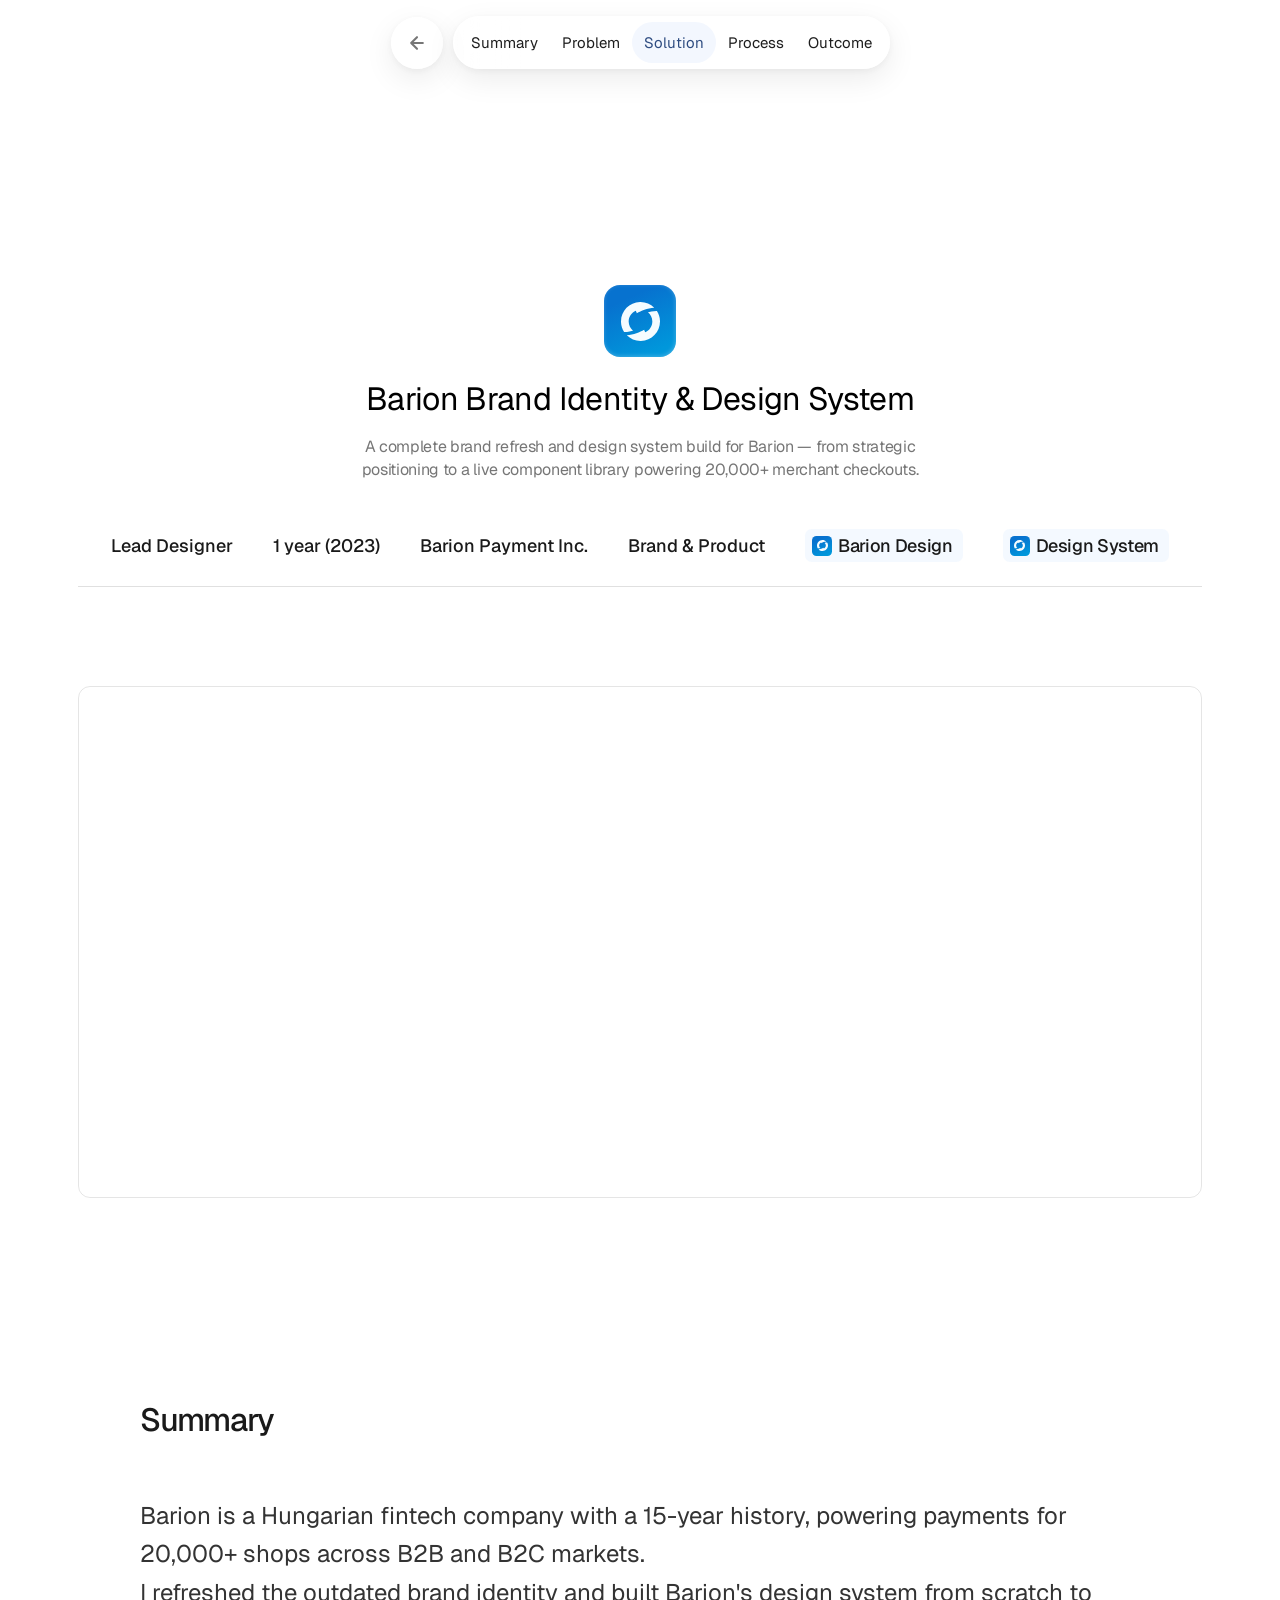
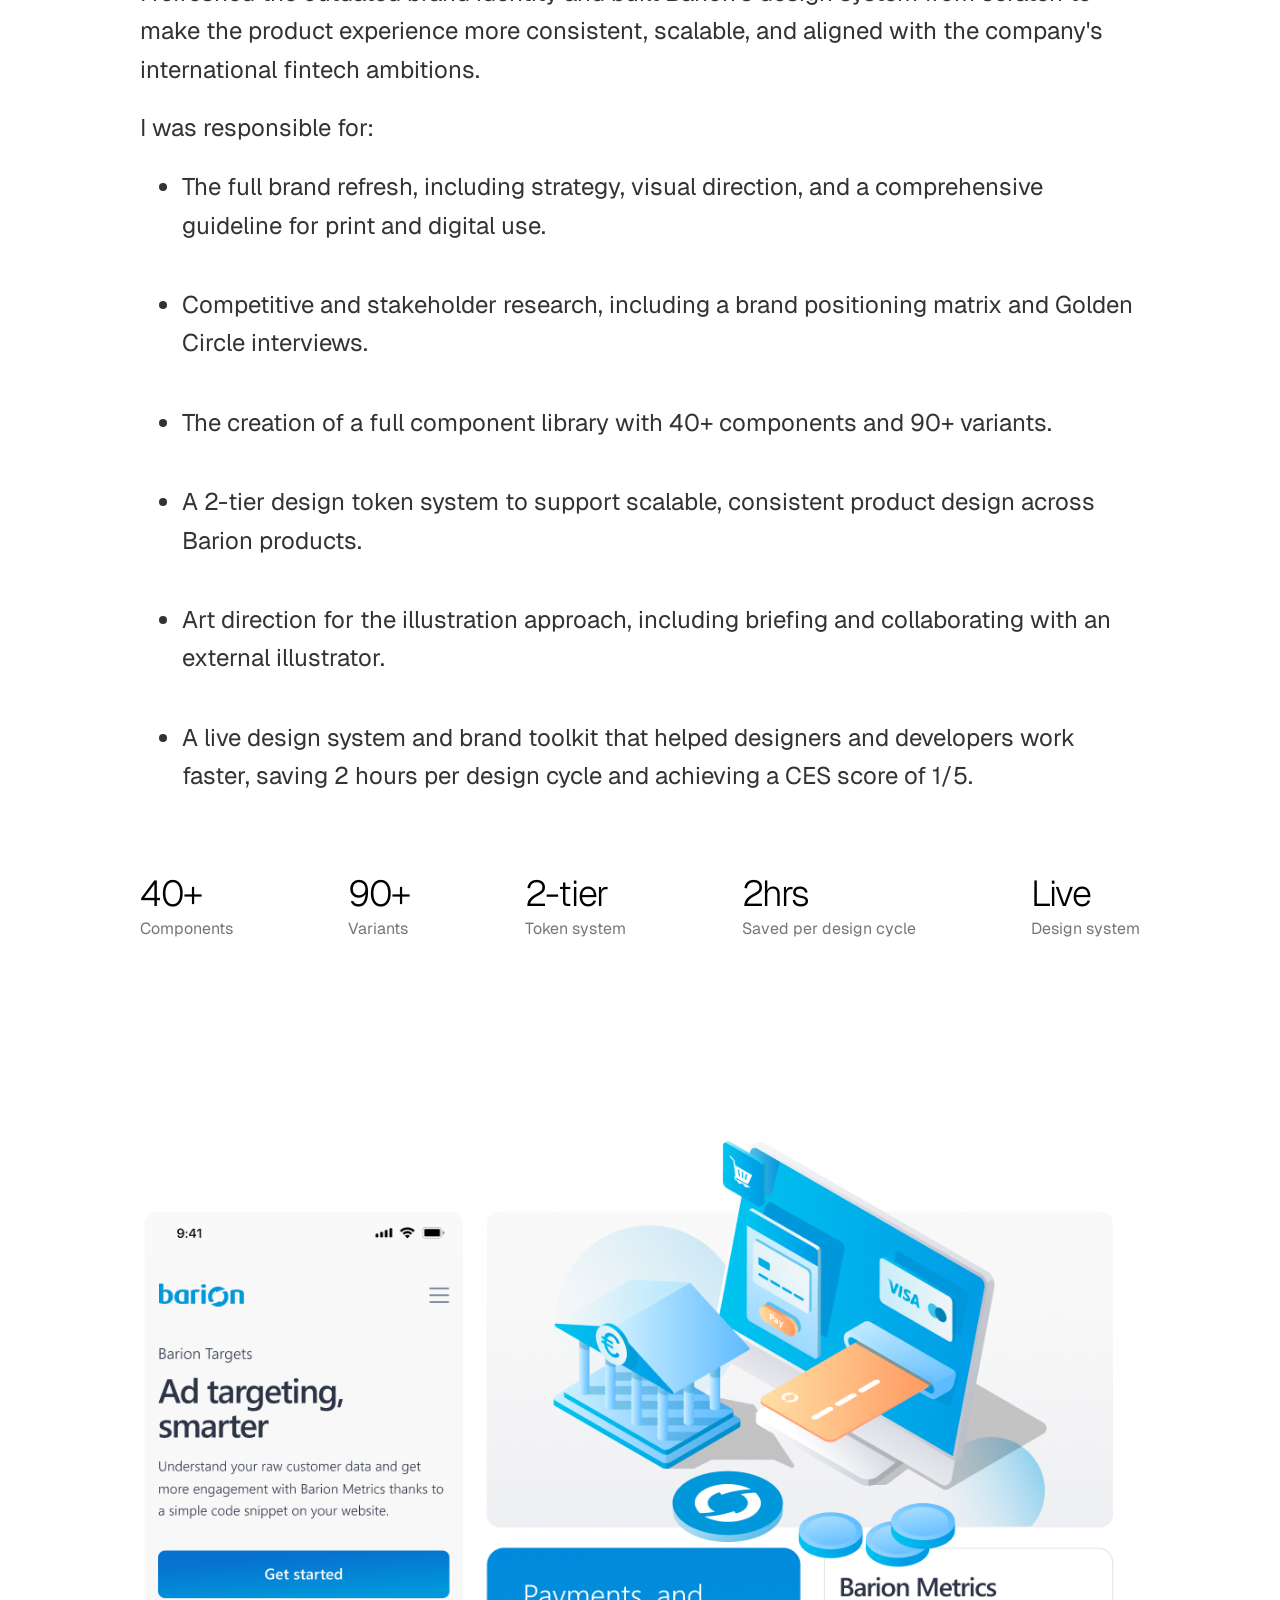
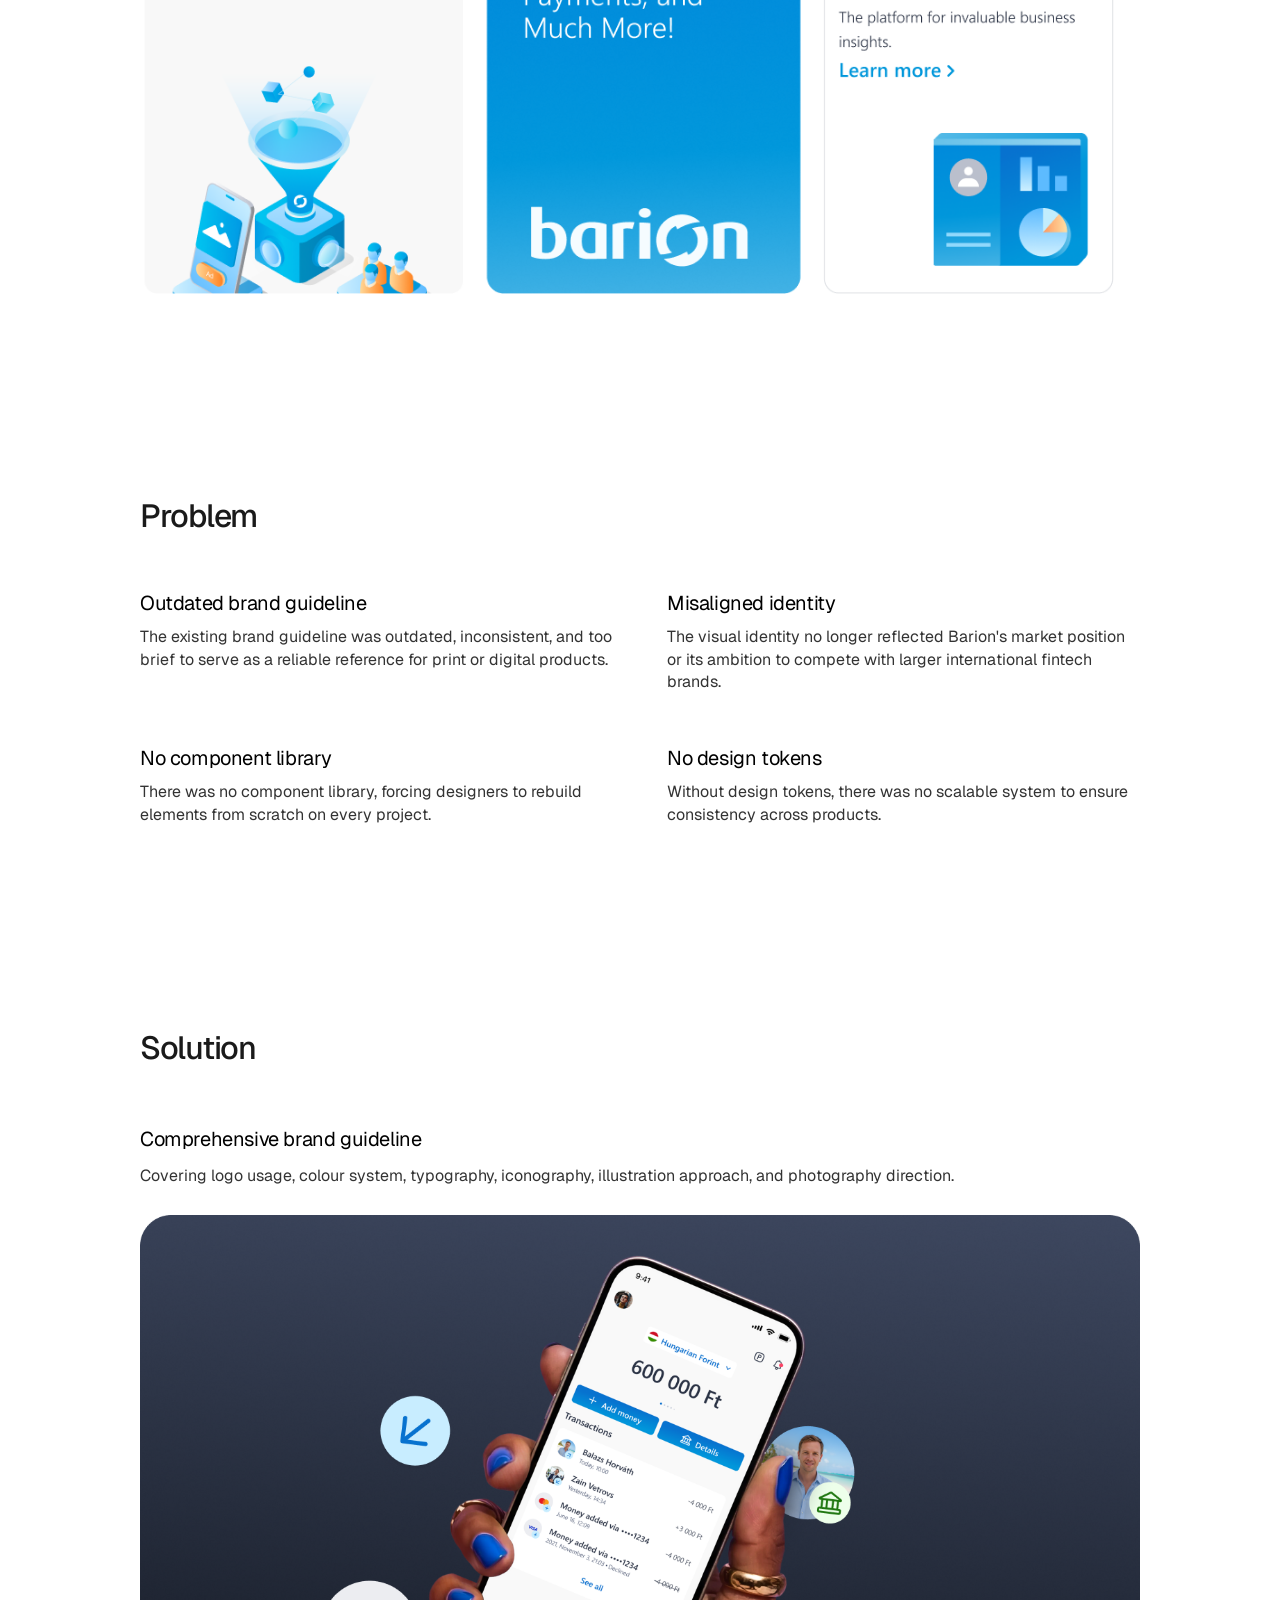
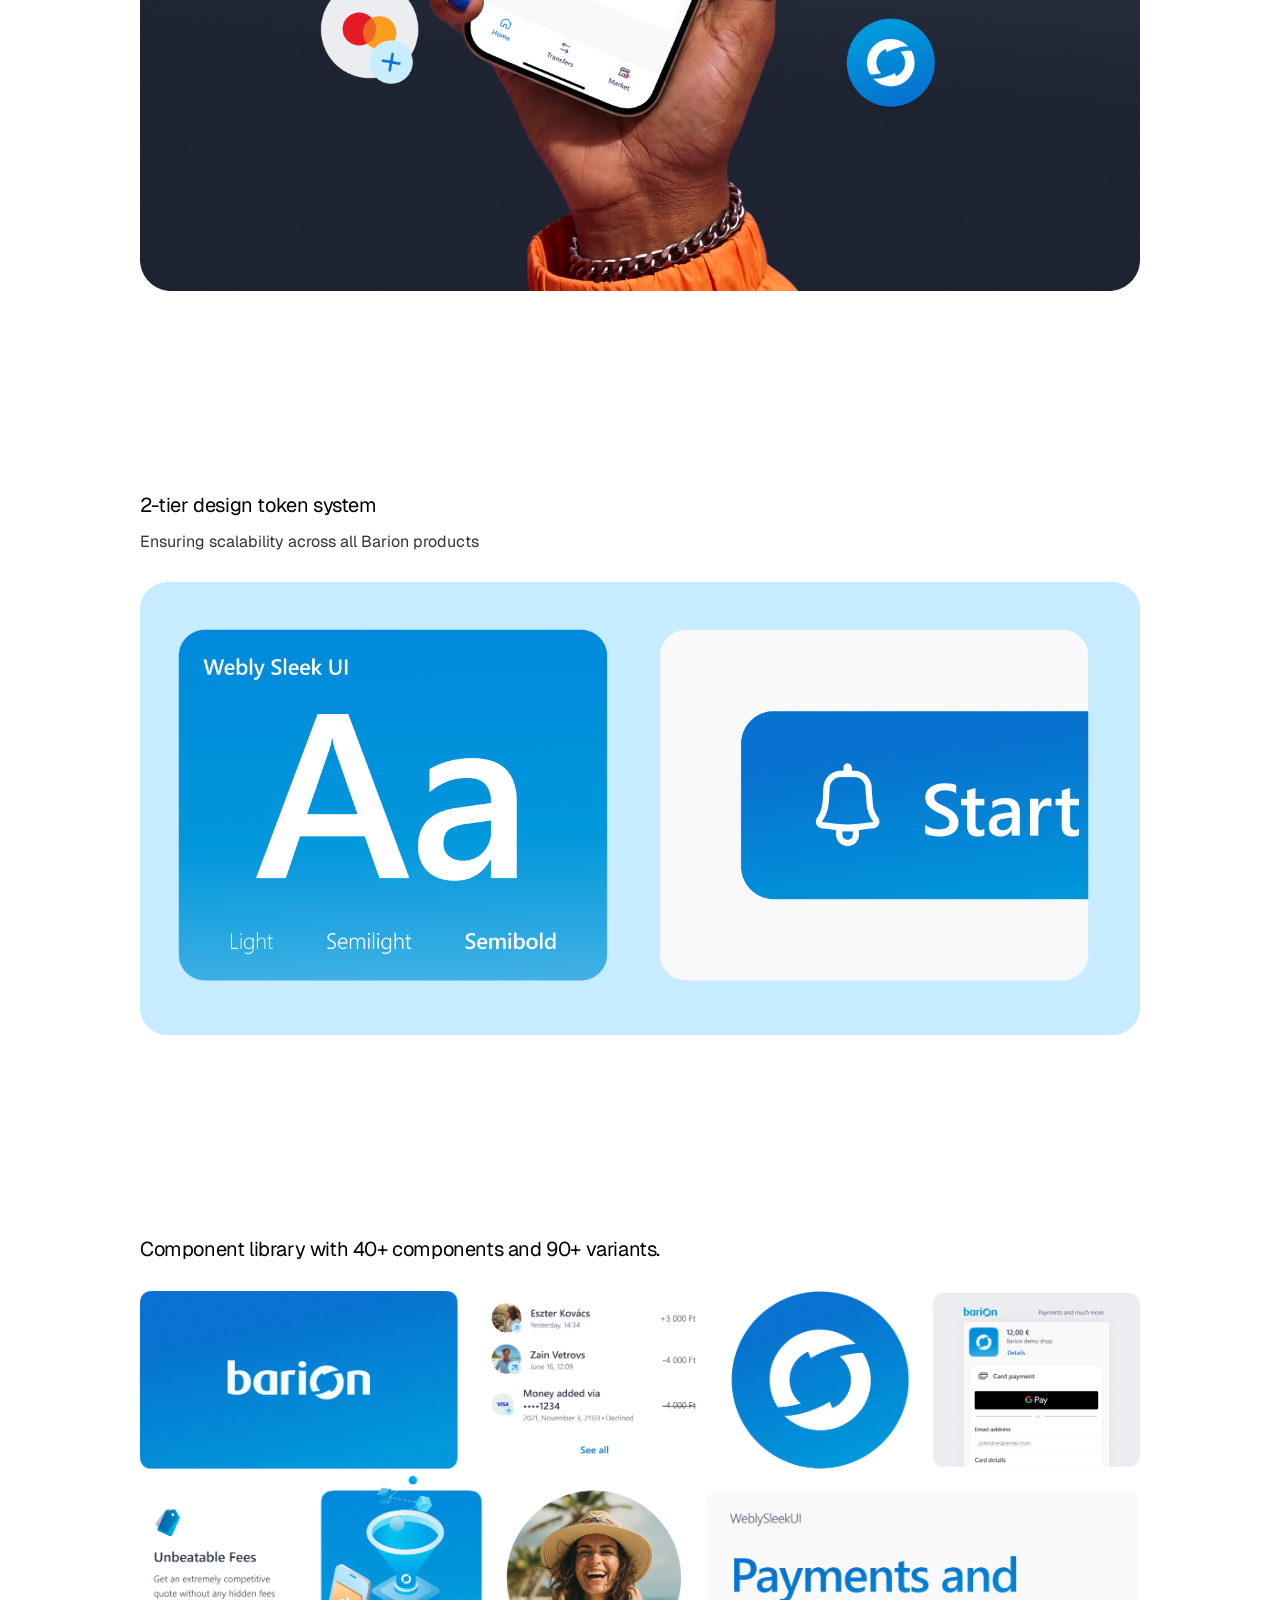
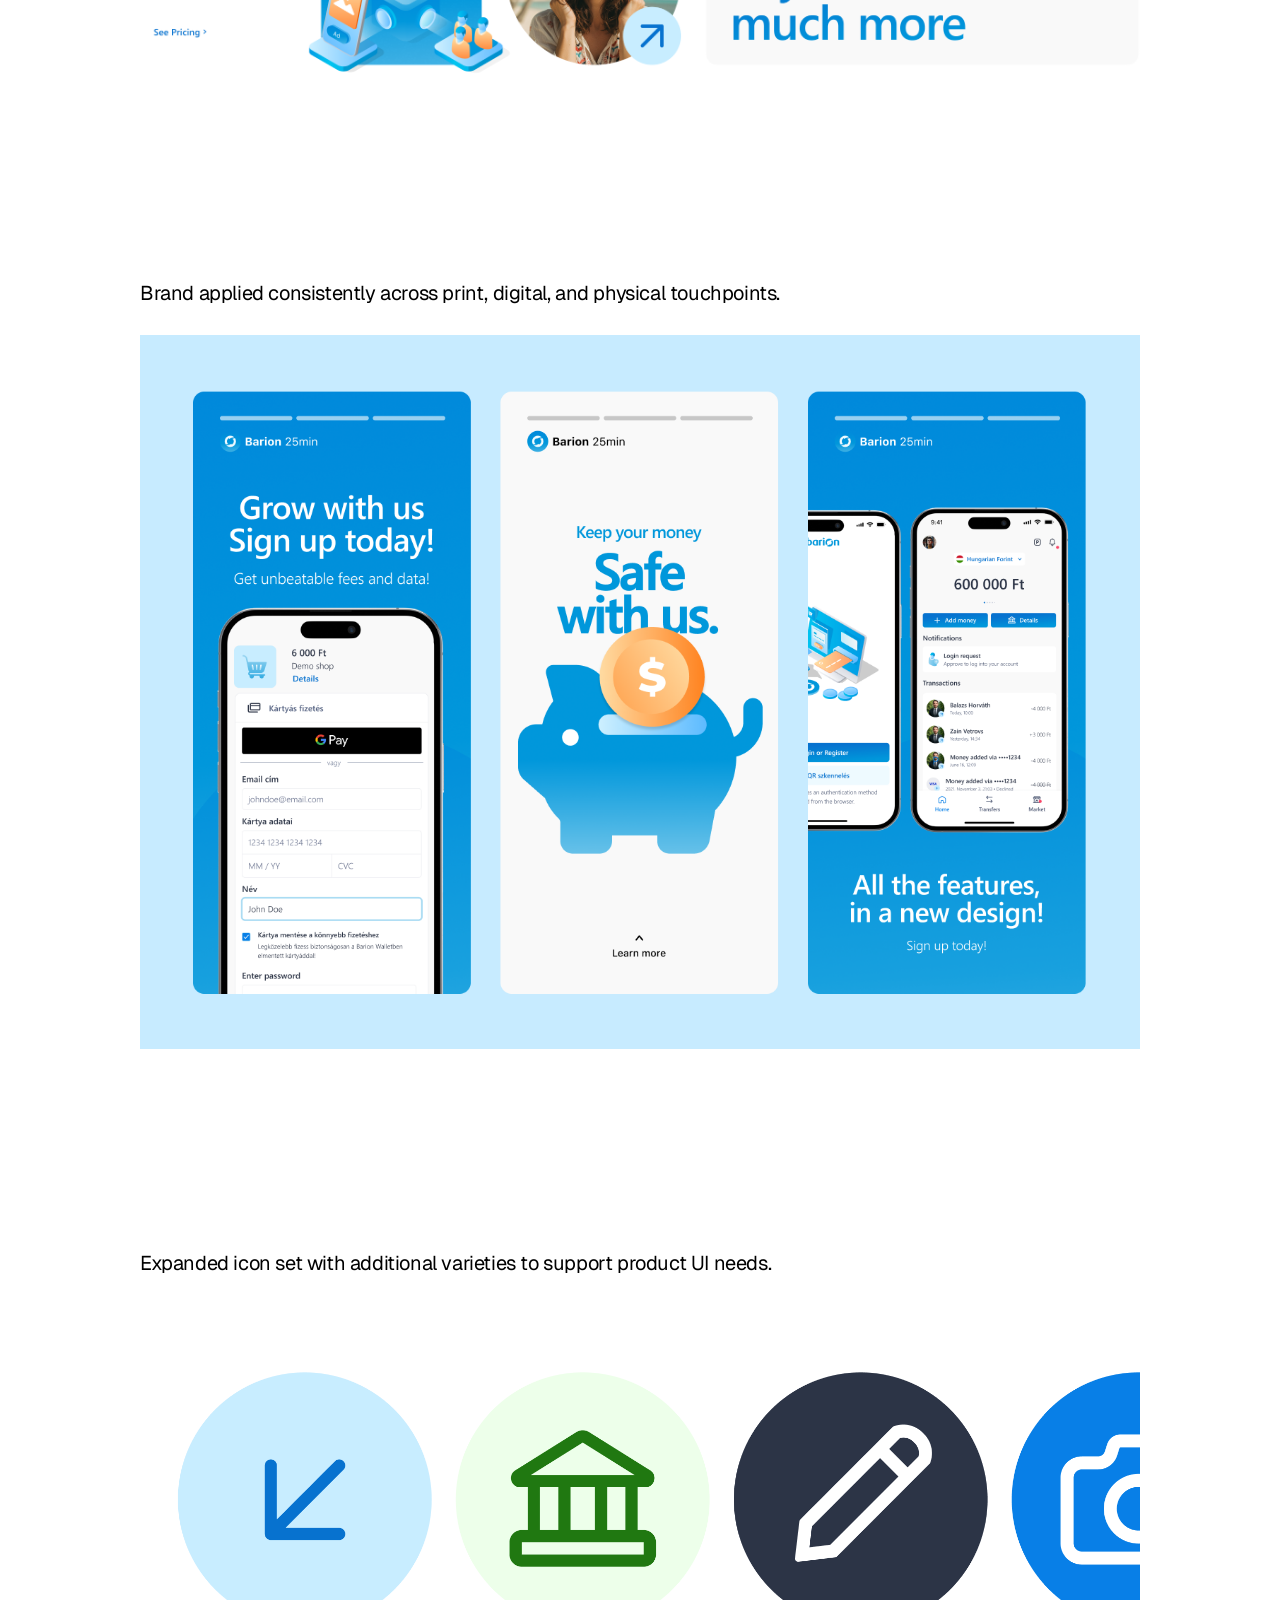
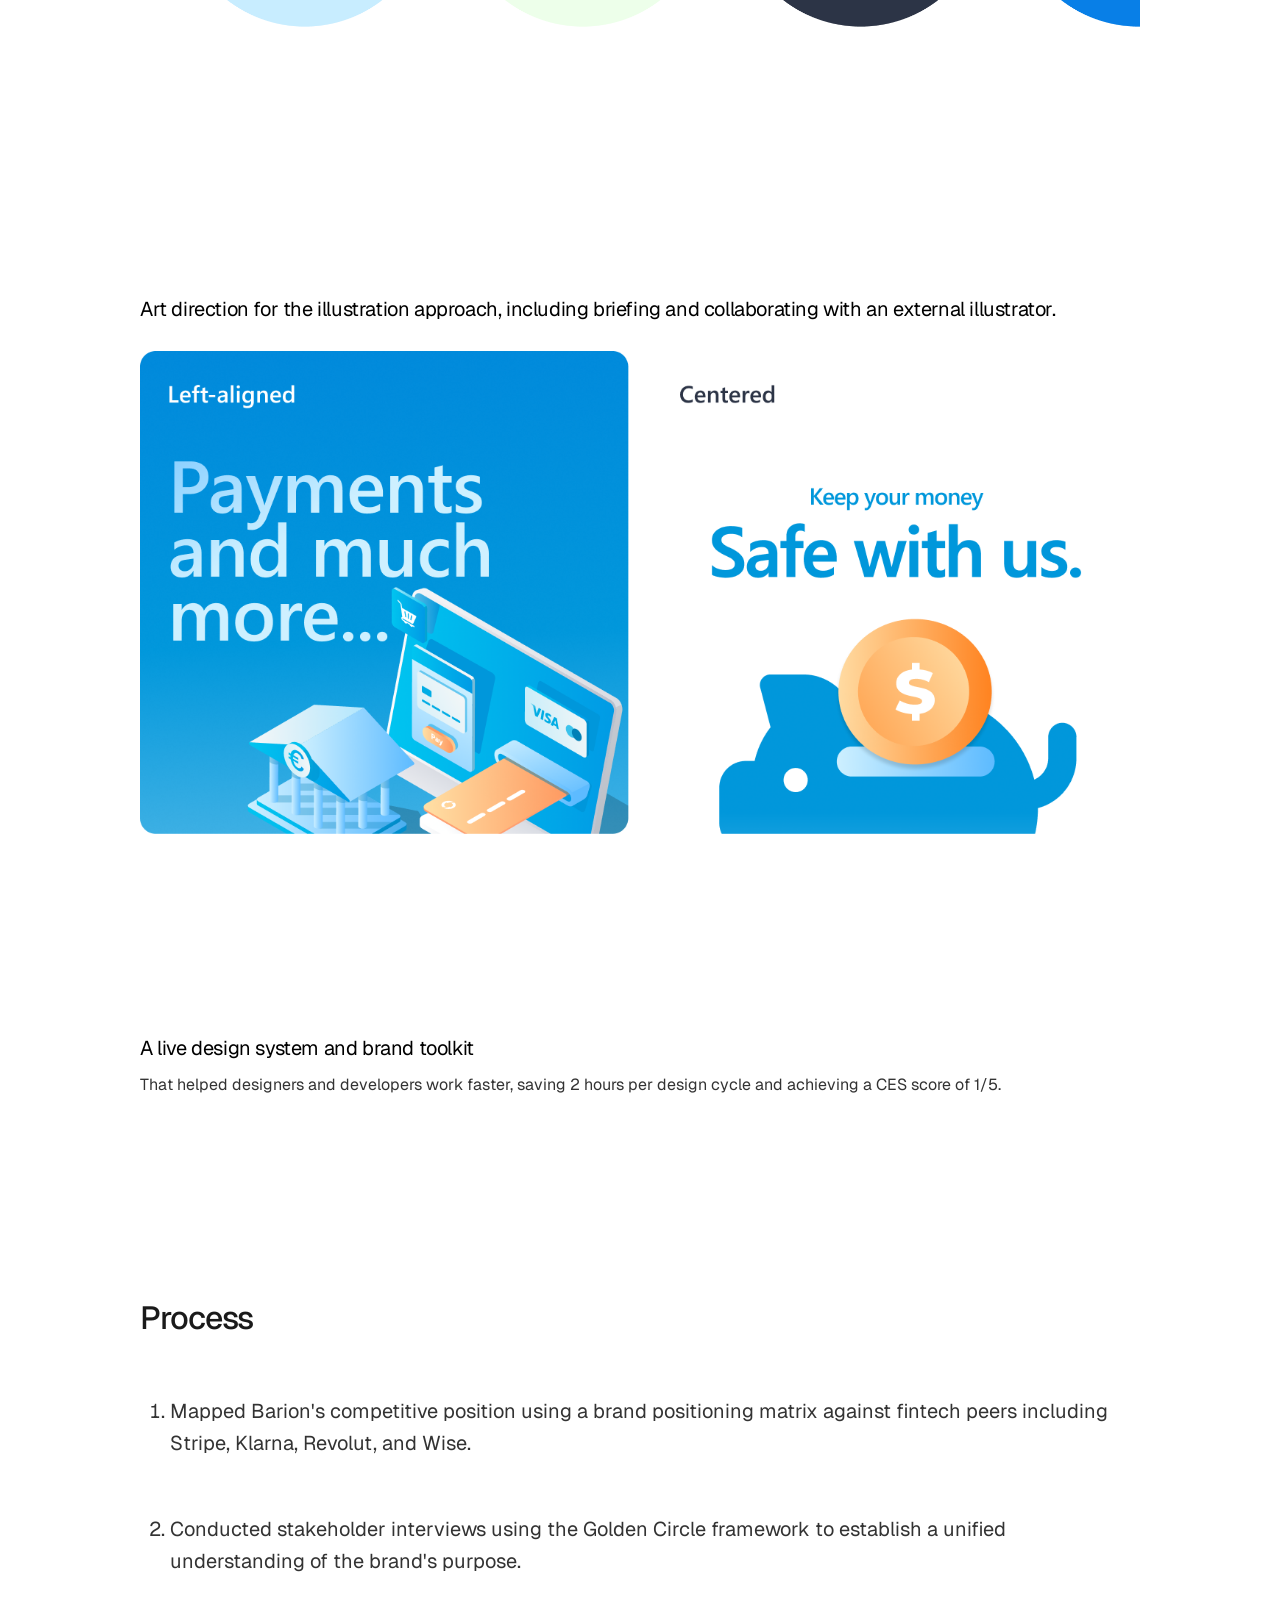
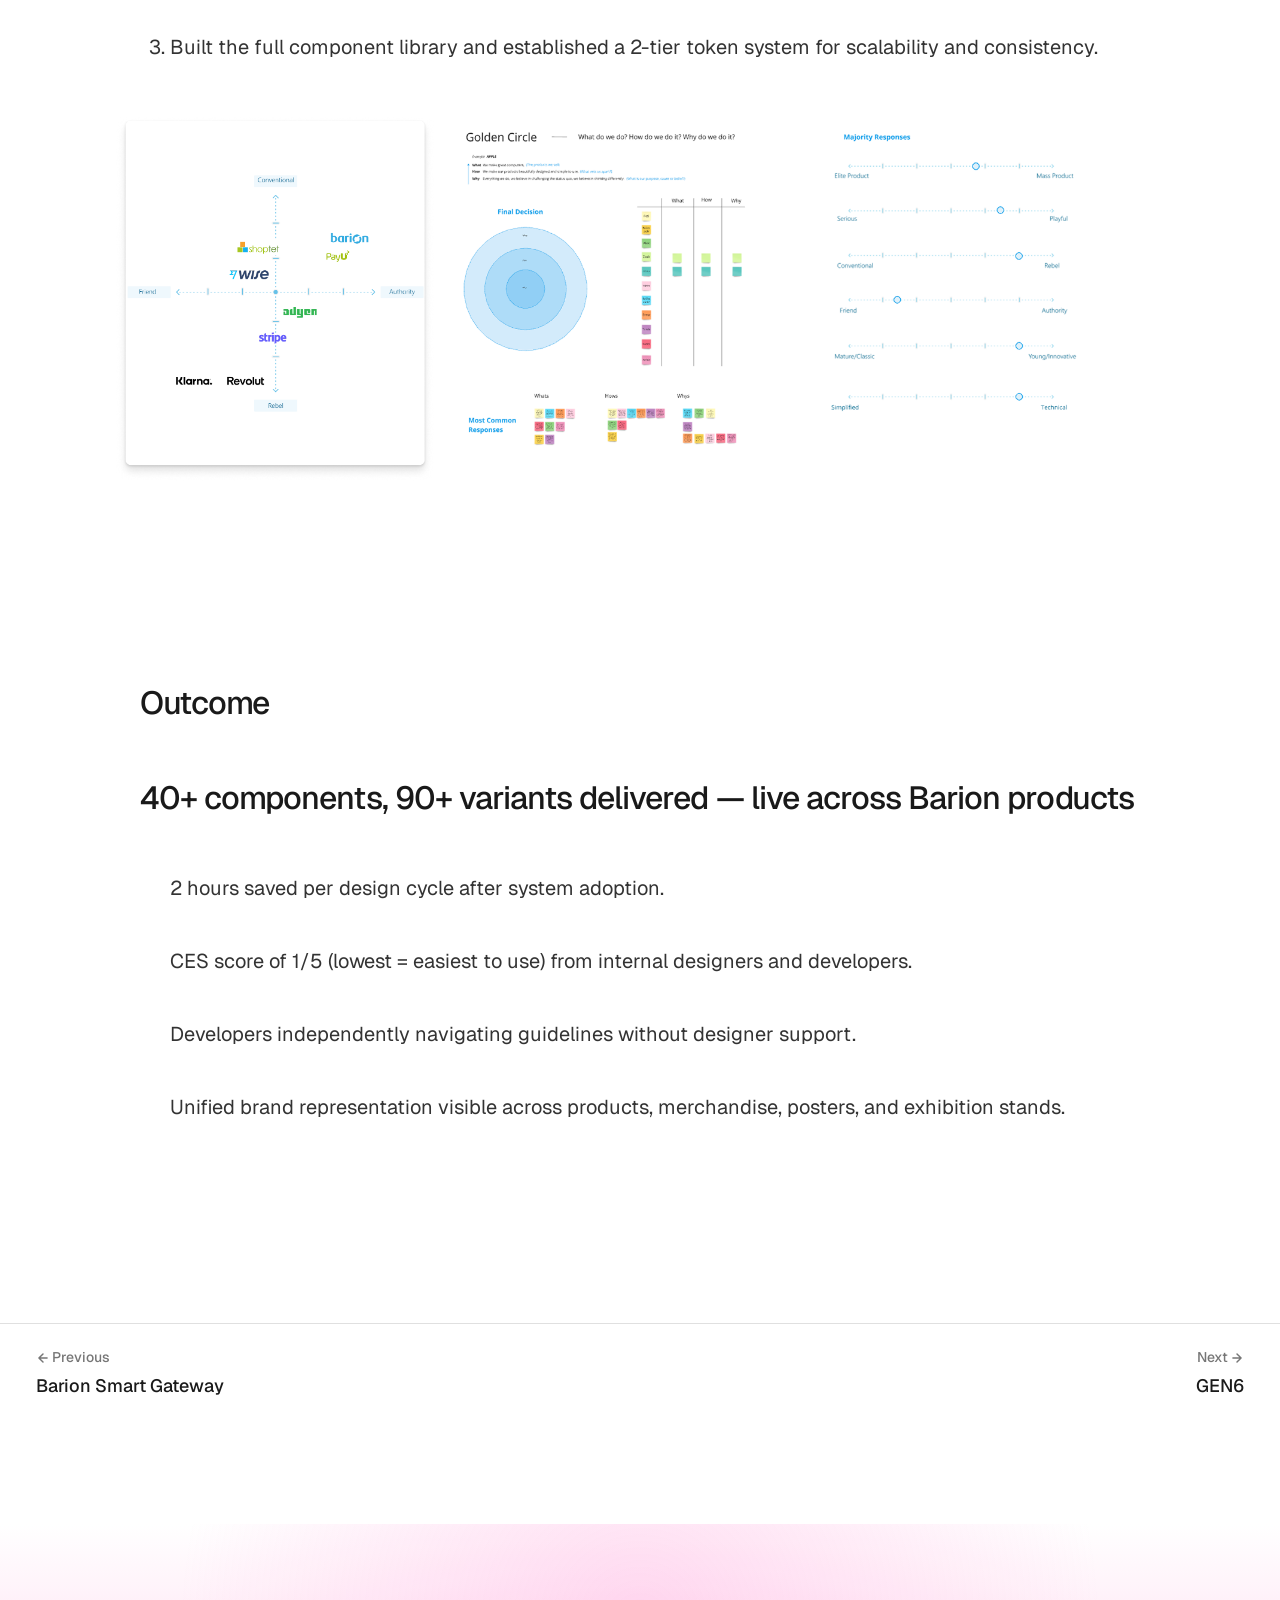
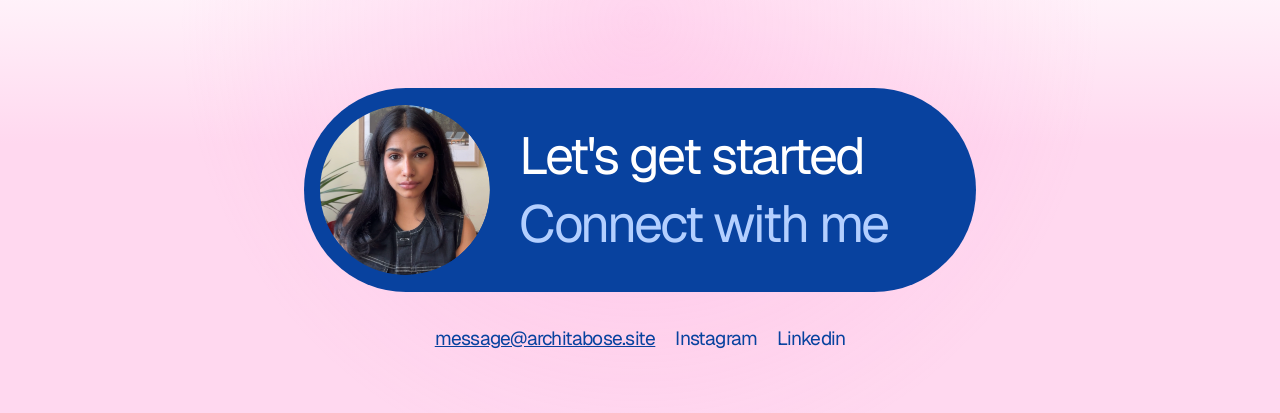
<file: barion-brand.html>
<!DOCTYPE html>
<html lang="en">
<head>
  <meta charset="UTF-8" />
  <script>
    // Plays the "zoom in" half of the page transition, before first
    // paint, using the click-origin the previous page stored. See
    // assets/page-transition.js for the outgoing half.
    (function () {
      var origin = sessionStorage.getItem('pt-origin');
      if (origin) {
        sessionStorage.removeItem('pt-origin');
        var parts = origin.split(',');
        document.documentElement.style.setProperty('--pt-x', parts[0] + '%');
        document.documentElement.style.setProperty('--pt-y', parts[1] + '%');
        document.documentElement.classList.add('pt-entering');
      }
    })();
  </script>
  <meta name="viewport" content="width=device-width, initial-scale=1.0" />
  <title>Barion Brand Identity &amp; Design System — Archita Bose</title>
  <meta name="description" content="Case study: a complete brand identity and design system for Barion, from strategic positioning to a live component library powering 20,000+ checkouts." />
  <link rel="canonical" href="https://architabose.site/barion-brand" />
  <meta property="og:type" content="website" />
  <meta property="og:site_name" content="Archita Bose — Product &amp; Brand Designer" />
  <meta property="og:title" content="Barion Brand Identity &amp; Design System — Archita Bose" />
  <meta property="og:description" content="Case study: a complete brand identity and design system for Barion, from strategic positioning to a live component library powering 20,000+ checkouts." />
  <meta property="og:image" content="https://architabose.site/assets/og-image.png" />
  <meta property="og:image:width" content="1200" />
  <meta property="og:image:height" content="600" />
  <meta property="og:url" content="https://architabose.site/barion-brand" />
  <meta name="twitter:card" content="summary_large_image" />
  <meta name="twitter:title" content="Barion Brand Identity &amp; Design System — Archita Bose" />
  <meta name="twitter:description" content="Case study: a complete brand identity and design system for Barion, from strategic positioning to a live component library powering 20,000+ checkouts." />
  <meta name="twitter:image" content="https://architabose.site/assets/og-image.png" />
  <link rel="preconnect" href="https://fonts.googleapis.com" />
  <link rel="preconnect" href="https://fonts.gstatic.com" crossorigin />
  <link href="https://fonts.googleapis.com/css2?family=Geist:wght@300;400;500&family=Sorts+Mill+Goudy:ital@0;1&display=swap" rel="stylesheet" />
  <link rel="icon" href="assets/Favicon-light.png" media="(prefers-color-scheme: light)" />
  <link rel="icon" href="assets/Favicon-dark.png" media="(prefers-color-scheme: dark)" />
  <link rel="stylesheet" href="style.css" />
</head>
<body>

  <main class="cs-page">

    <!-- Top bar: back + section tabs -->
    <div class="cs-topbar">
      <div class="cs-topbar__inner">
        <a href="/" class="cs-back" aria-label="Back to all work">
          <img src="assets/arrow.svg" alt="←" style="transform: rotate(180deg);" />
        </a>
        <nav class="cs-tabs" id="csTabs">
          <span class="nav__highlight" id="csTabsHighlight" aria-hidden="true"></span>
          <a href="#summary" class="is-active">
            <svg class="cs-tabs__dots" viewBox="0 0 24 24" fill="none" xmlns="http://www.w3.org/2000/svg" aria-hidden="true">
              <circle cx="5" cy="12" r="2" fill="currentColor"/>
              <circle cx="12" cy="12" r="2" fill="currentColor"/>
              <circle cx="19" cy="12" r="2" fill="currentColor"/>
            </svg>
            <span class="cs-tabs__label">Summary</span>
          </a>
          <a href="#problem">Problem</a>
          <a href="#solution">Solution</a>
          <a href="#process">Process</a>
          <a href="#outcome">Outcome</a>
        </nav>
      </div>
    </div>

    <div class="cs-intro">
    <!-- Head: icon, title, subtitle + meta strip -->
    <div class="cs-head">
      <div class="cs-head__icon">
        <img src="assets/proj/barion-mark.svg" alt="Barion" />
      </div>
      <div class="cs-head__text">
        <h1 class="cs-head__title">Barion Brand Identity &amp; Design System</h1>
        <p class="cs-head__sub">A complete brand refresh and design system build for Barion — from strategic positioning to a live component library powering 20,000+ merchant checkouts.</p>
      </div>
      <div class="cs-meta">
        <span class="cs-meta__item">Lead Designer</span>
        <span class="cs-meta__item">1 year (2023)</span>
        <span class="cs-meta__item">Barion Payment Inc.</span>
        <span class="cs-meta__item">Brand &amp; Product</span>
        <a href="https://design.barion.com/" target="_blank" rel="noopener" class="cs-meta__chip">
          <span class="cs-meta__chip-icon"><img src="assets/proj/barion-mark.svg" alt="" /></span>
          Barion Design
        </a>
        <a href="https://barion-design-system.vercel.app/" target="_blank" rel="noopener" class="cs-meta__chip">
          <span class="cs-meta__chip-icon"><img src="assets/proj/barion-mark.svg" alt="" /></span>
          Design System
        </a>
      </div>
    </div>

    <!-- Hero embed -->
    <div class="cs-hero cs-hero--embed">
      <iframe style="border: 1px solid rgba(0, 0, 0, 0.1);" width="800" height="450" src="https://embed.figma.com/design/OmeynxsvYTEtnkZ4d6gWrR/Brand-Guidelines---Design-System?node-id=0-1&embed-host=share" allowfullscreen></iframe>
    </div>
    </div>

    <!-- Summary -->
    <section class="cs-section cs-section--wide" id="summary">
      <h2 class="cs-section__heading">Summary</h2>
      <div class="cs-lead">
        <p>Barion is a Hungarian fintech company with a 15-year history, powering payments for 20,000+ shops across B2B and B2C markets.<br />I refreshed the outdated brand identity and built Barion's design system from scratch to make the product experience more consistent, scalable, and aligned with the company's international fintech ambitions.</p>
        <div>
          <p>I was responsible for:</p>
          <ul>
            <li>The full brand refresh, including strategy, visual direction, and a comprehensive guideline for print and digital use.</li>
            <li>Competitive and stakeholder research, including a brand positioning matrix and Golden Circle interviews.</li>
            <li>The creation of a full component library with 40+ components and 90+ variants.</li>
            <li>A 2-tier design token system to support scalable, consistent product design across Barion products.</li>
            <li>Art direction for the illustration approach, including briefing and collaborating with an external illustrator.</li>
            <li>A live design system and brand toolkit that helped designers and developers work faster, saving 2 hours per design cycle and achieving a CES score of 1/5.</li>
          </ul>
        </div>
      </div>
      <div class="cs-stats">
        <div class="cs-stat">
          <span class="cs-stat__num">40+</span>
          <span class="cs-stat__label">Components</span>
        </div>
        <div class="cs-stat">
          <span class="cs-stat__num">90+</span>
          <span class="cs-stat__label">Variants</span>
        </div>
        <div class="cs-stat">
          <span class="cs-stat__num">2-tier</span>
          <span class="cs-stat__label">Token system</span>
        </div>
        <div class="cs-stat">
          <span class="cs-stat__num">2hrs</span>
          <span class="cs-stat__label">Saved per design cycle</span>
        </div>
        <div class="cs-stat">
          <span class="cs-stat__num">Live</span>
          <span class="cs-stat__label">Design system</span>
        </div>
      </div>
    </section>

    <div class="cs-img">
      <img src="assets/proj/barion-brand/final-ui.png" alt="Barion brand and design system overview" style="max-width: 1000px;" />
    </div>

    <!-- Problem -->
    <section class="cs-section" id="problem">
      <h2 class="cs-section__heading">Problem</h2>
      <div class="cs-grid">
        <div class="cs-card">
          <p class="cs-card__title">Outdated brand guideline</p>
          <p class="cs-card__text">The existing brand guideline was outdated, inconsistent, and too brief to serve as a reliable reference for print or digital products.</p>
        </div>
        <div class="cs-card">
          <p class="cs-card__title">Misaligned identity</p>
          <p class="cs-card__text">The visual identity no longer reflected Barion's market position or its ambition to compete with larger international fintech brands.</p>
        </div>
        <div class="cs-card">
          <p class="cs-card__title">No component library</p>
          <p class="cs-card__text">There was no component library, forcing designers to rebuild elements from scratch on every project.</p>
        </div>
        <div class="cs-card">
          <p class="cs-card__title">No design tokens</p>
          <p class="cs-card__text">Without design tokens, there was no scalable system to ensure consistency across products.</p>
        </div>
      </div>
    </section>

    <!-- Solution -->
    <section class="cs-section" id="solution">
      <h2 class="cs-section__heading">Solution</h2>
      <div class="cs-blocks">

        <div class="cs-block">
          <div class="cs-block__text">
            <p class="cs-block__statement">Comprehensive brand guideline</p>
            <p class="cs-block__support">Covering logo usage, colour system, typography, iconography, illustration approach, and photography direction.</p>
          </div>
          <img src="assets/proj/barion-brand/phone.png" alt="Barion brand guideline applied" />
        </div>

        <div class="cs-block">
          <div class="cs-block__text">
            <p class="cs-block__statement">2-tier design token system</p>
            <p class="cs-block__support">Ensuring scalability across all Barion products</p>
          </div>
          <img src="assets/proj/barion-brand/system.png" alt="2-tier design token system" />
        </div>

        <div class="cs-block">
          <div class="cs-block__text">
            <p class="cs-block__statement">Component library with 40+ components and 90+ variants.</p>
          </div>
          <img src="assets/proj/barion-brand/brand-strip.png" alt="Component library" />
        </div>

        <div class="cs-block">
          <div class="cs-block__text">
            <p class="cs-block__statement">Brand applied consistently across print, digital, and physical touchpoints.</p>
          </div>
          <img src="assets/proj/barion-brand/stories.png" alt="Brand across touchpoints" />
        </div>

        <div class="cs-block">
          <div class="cs-block__text">
            <p class="cs-block__statement">Expanded icon set with additional varieties to support product UI needs.</p>
          </div>
          <img src="assets/proj/barion-brand/icons.png" alt="Expanded icon set" />
        </div>

        <div class="cs-block">
          <div class="cs-block__text">
            <p class="cs-block__statement">Art direction for the illustration approach, including briefing and collaborating with an external illustrator.</p>
          </div>
          <img src="assets/proj/barion-brand/illustrations.png" alt="Isometric illustration system" />
        </div>

        <div class="cs-block">
          <div class="cs-block__text">
            <p class="cs-block__statement">A live design system and brand toolkit</p>
            <p class="cs-block__support">That helped designers and developers work faster, saving 2 hours per design cycle and achieving a CES score of 1/5.</p>
          </div>
        </div>

      </div>
    </section>

    <!-- Process -->
    <section class="cs-section" id="process">
      <h2 class="cs-section__heading">Process</h2>
      <ol start="1">
        <li>Mapped Barion's competitive position using a brand positioning matrix against fintech peers including Stripe, Klarna, Revolut, and Wise.</li>
      </ol>
      <ol start="2">
        <li>Conducted stakeholder interviews using the Golden Circle framework to establish a unified understanding of the brand's purpose.</li>
      </ol>
      <ol start="3">
        <li>Built the full component library and established a 2-tier token system for scalability and consistency.</li>
      </ol>
      <div class="cs-img">
        <img src="assets/proj/barion-brand/research.png" alt="Brand positioning research" style="max-width: 1000px;" />
      </div>
    </section>

    <!-- Outcome -->
    <section class="cs-section" id="outcome">
      <h2 class="cs-section__heading">Outcome</h2>
      <p class="cs-outcome-statement">40+ components, 90+ variants delivered — live across Barion products</p>
      <ul class="cs-list">
        <li>2 hours saved per design cycle after system adoption.</li>
        <li>CES score of 1/5 (lowest = easiest to use) from internal designers and developers.</li>
        <li>Developers independently navigating guidelines without designer support.</li>
        <li>Unified brand representation visible across products, merchandise, posters, and exhibition stands.</li>
      </ul>
    </section>

    <!-- Prev / Next -->
    <nav class="cs-pagenav">
      <a href="/barion-gateway.html">
        <div class="cs-pagenav__col">
          <span class="cs-pagenav__dir"><img src="assets/arrow.svg" alt="" style="width:14px;height:14px;transform:rotate(180deg);" />Previous</span>
          <span class="cs-pagenav__title">Barion Smart Gateway</span>
        </div>
      </a>
      <a href="/gen6.html">
        <div class="cs-pagenav__col cs-pagenav__col--next">
          <span class="cs-pagenav__dir">Next<img src="assets/arrow.svg" alt="" style="width:14px;height:14px;" /></span>
          <span class="cs-pagenav__title">GEN6</span>
        </div>
      </a>
    </nav>

    <!-- CTA / Footer -->
    <section class="cta cta--footer">
      <div class="container">
        <a href="https://calendar.google.com/calendar/u/0/appointments/schedules/AcZssZ2vW4RpSZejLxgmTTMDxvm0J0nFDjnOiR7LTaFAJMQobYHZuZXFCARJ-3xcp2Z6rQBIwjYaGinx" target="_blank" rel="noopener" class="cta__pill">
          <div class="cta__photo-wrap">
            <img src="assets/photo-pill.png" alt="Archita Bose" class="cta__photo" />
          </div>
          <div class="cta__text">
            <span class="cta__line1">Let's get started</span>
            <span class="cta__line2">
              Connect with me
              <img src="assets/arrow-right-blue.svg" alt="→" class="cta__arrow" />
            </span>
          </div>
        </a>
        <div class="cta__links">
          <a href="mailto:message@architabose.site">message@architabose.site</a>
          <a href="https://www.instagram.com/architaness" target="_blank" rel="noopener">Instagram</a>
          <a href="https://www.linkedin.com/in/architabose/" target="_blank" rel="noopener">Linkedin</a>
        </div>
      </div>
    </section>

  </main>

  <script src="assets/cs-nav.js"></script>
  <script src="assets/cta-glow.js"></script>

  <script src="assets/page-transition.js"></script>
</body>
</html>
</file>
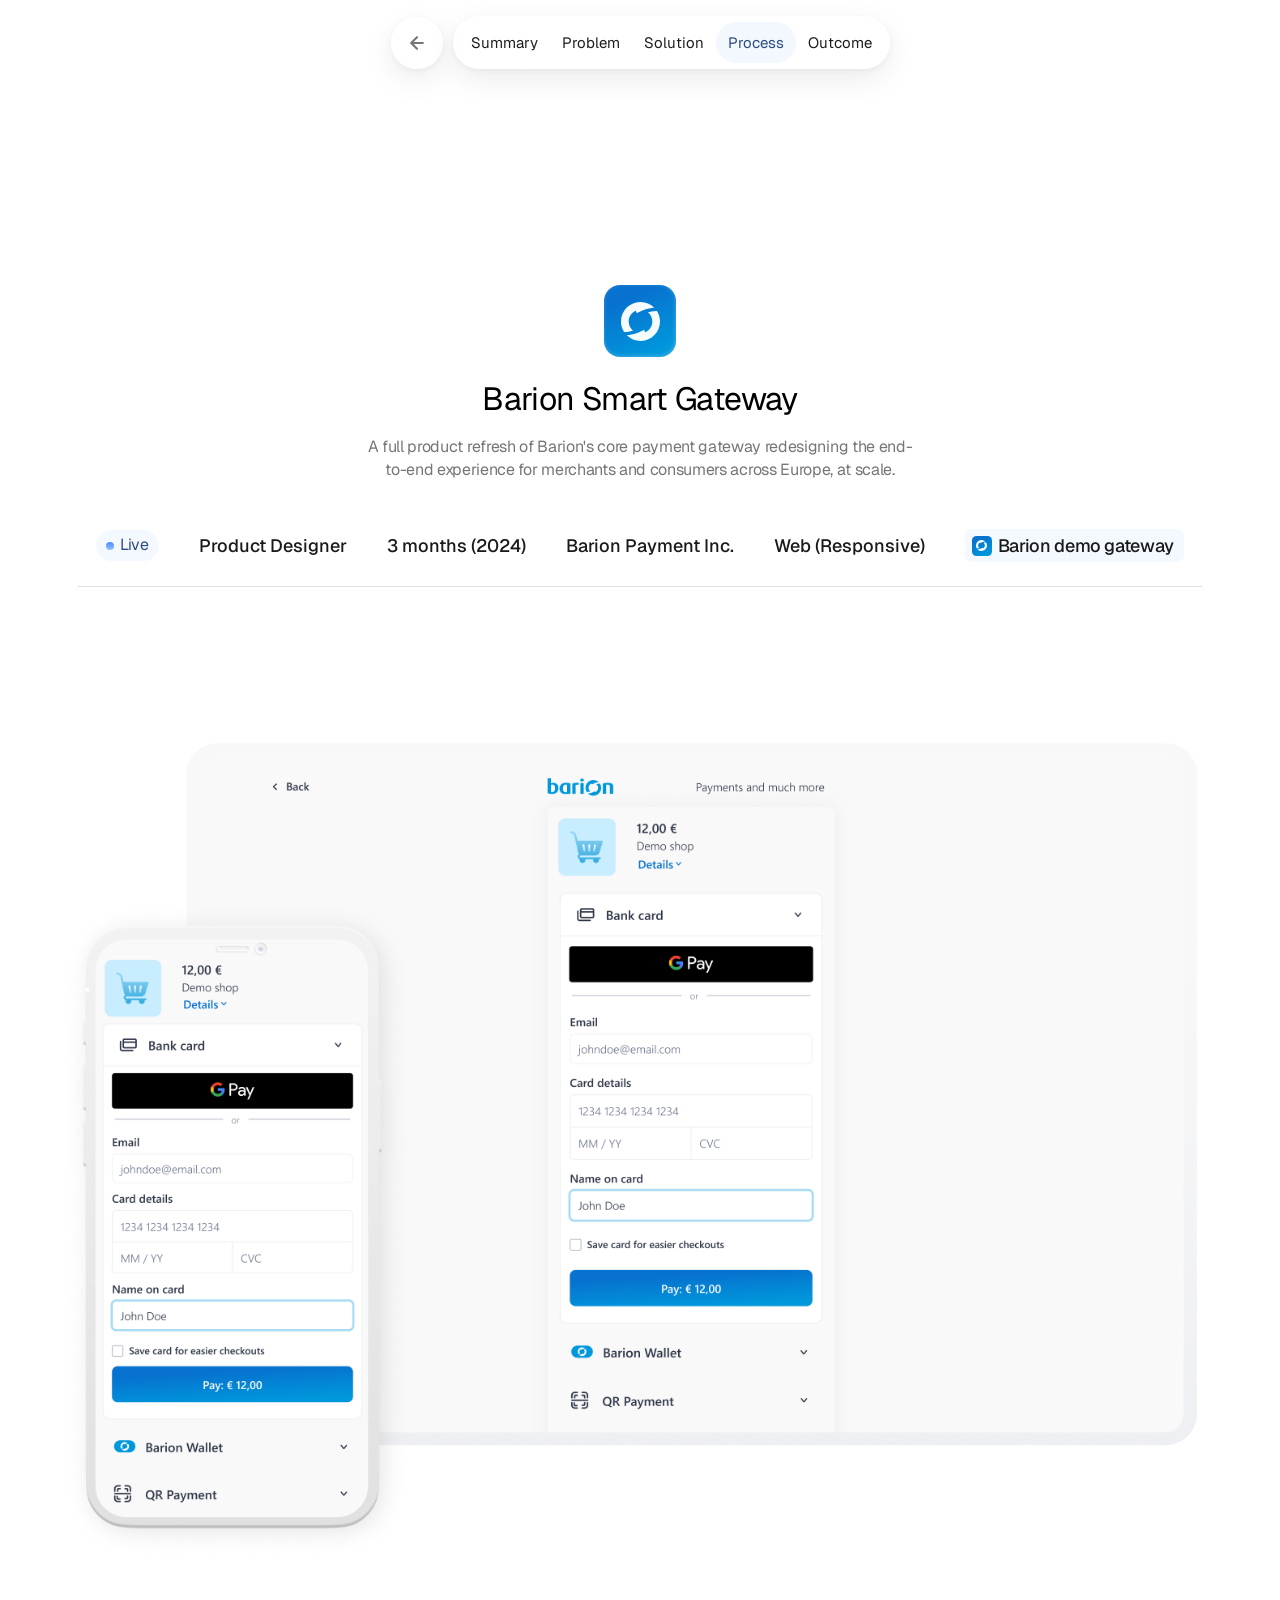
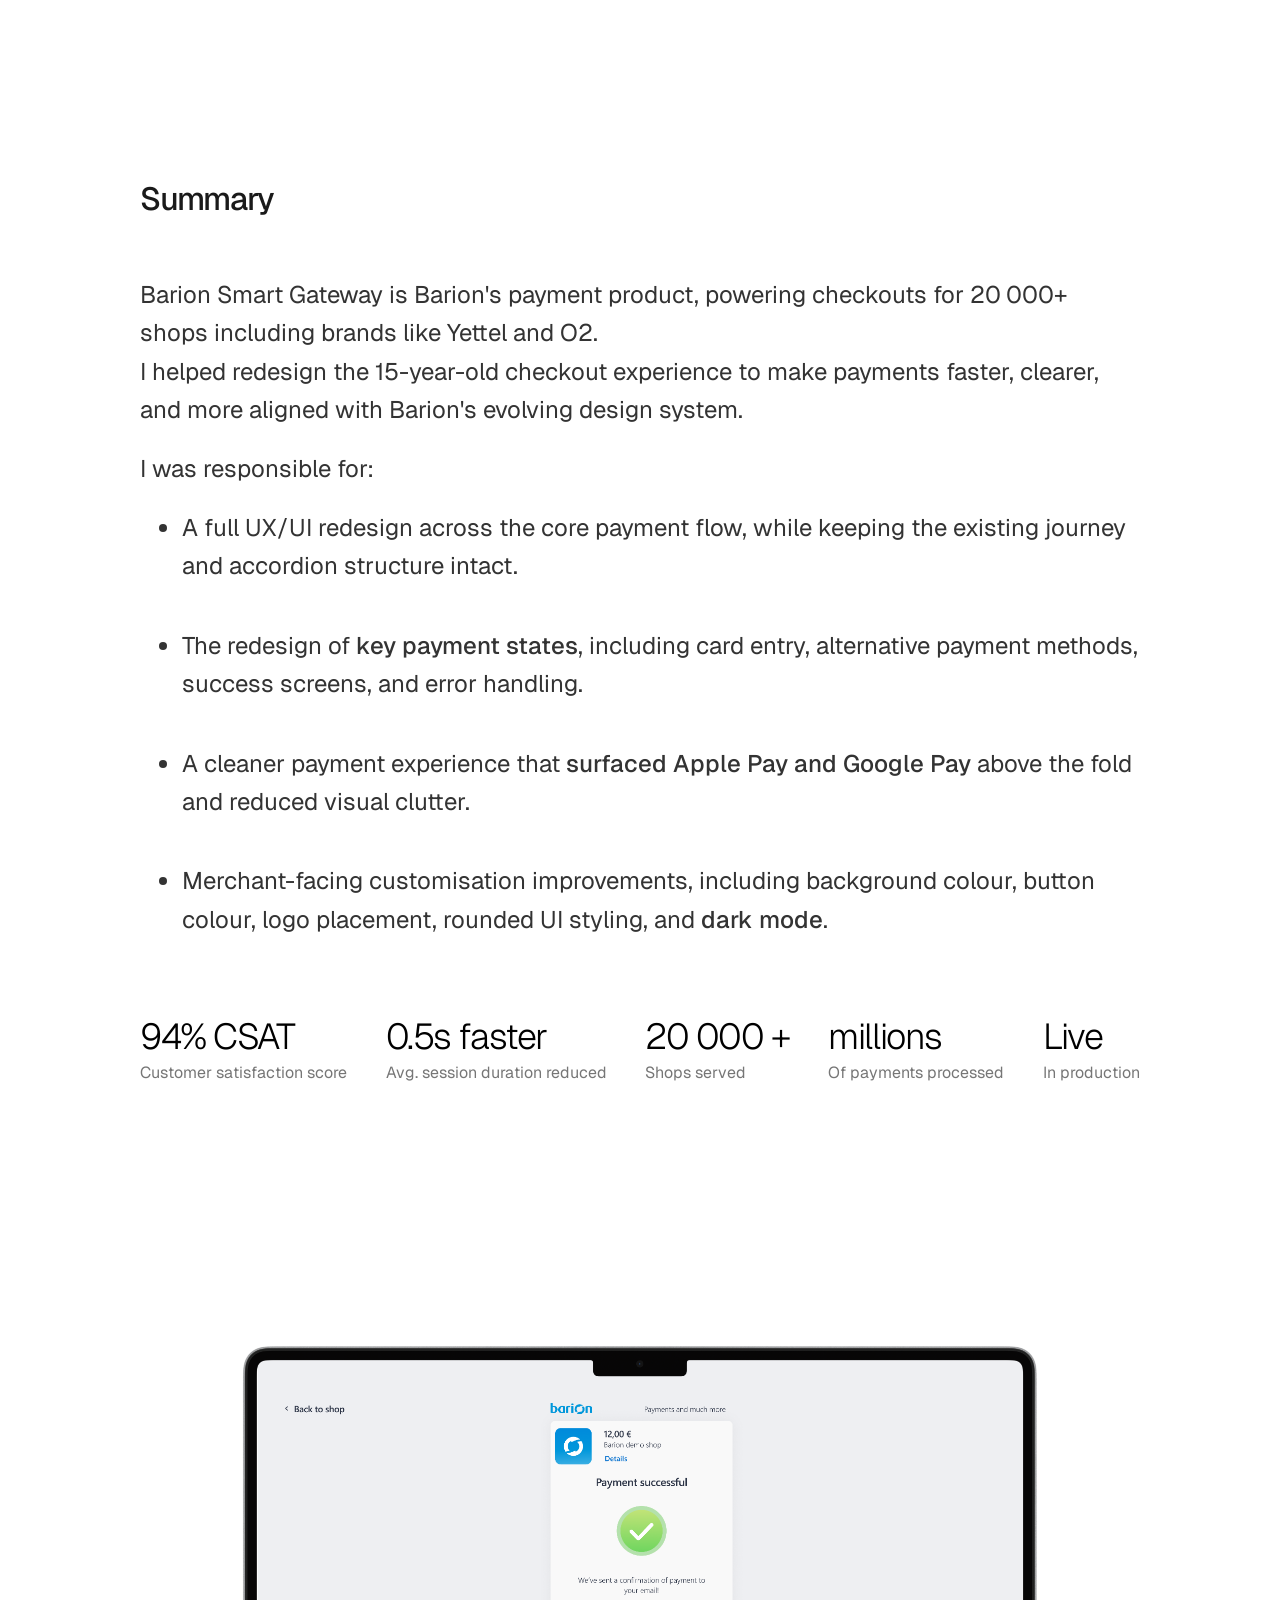
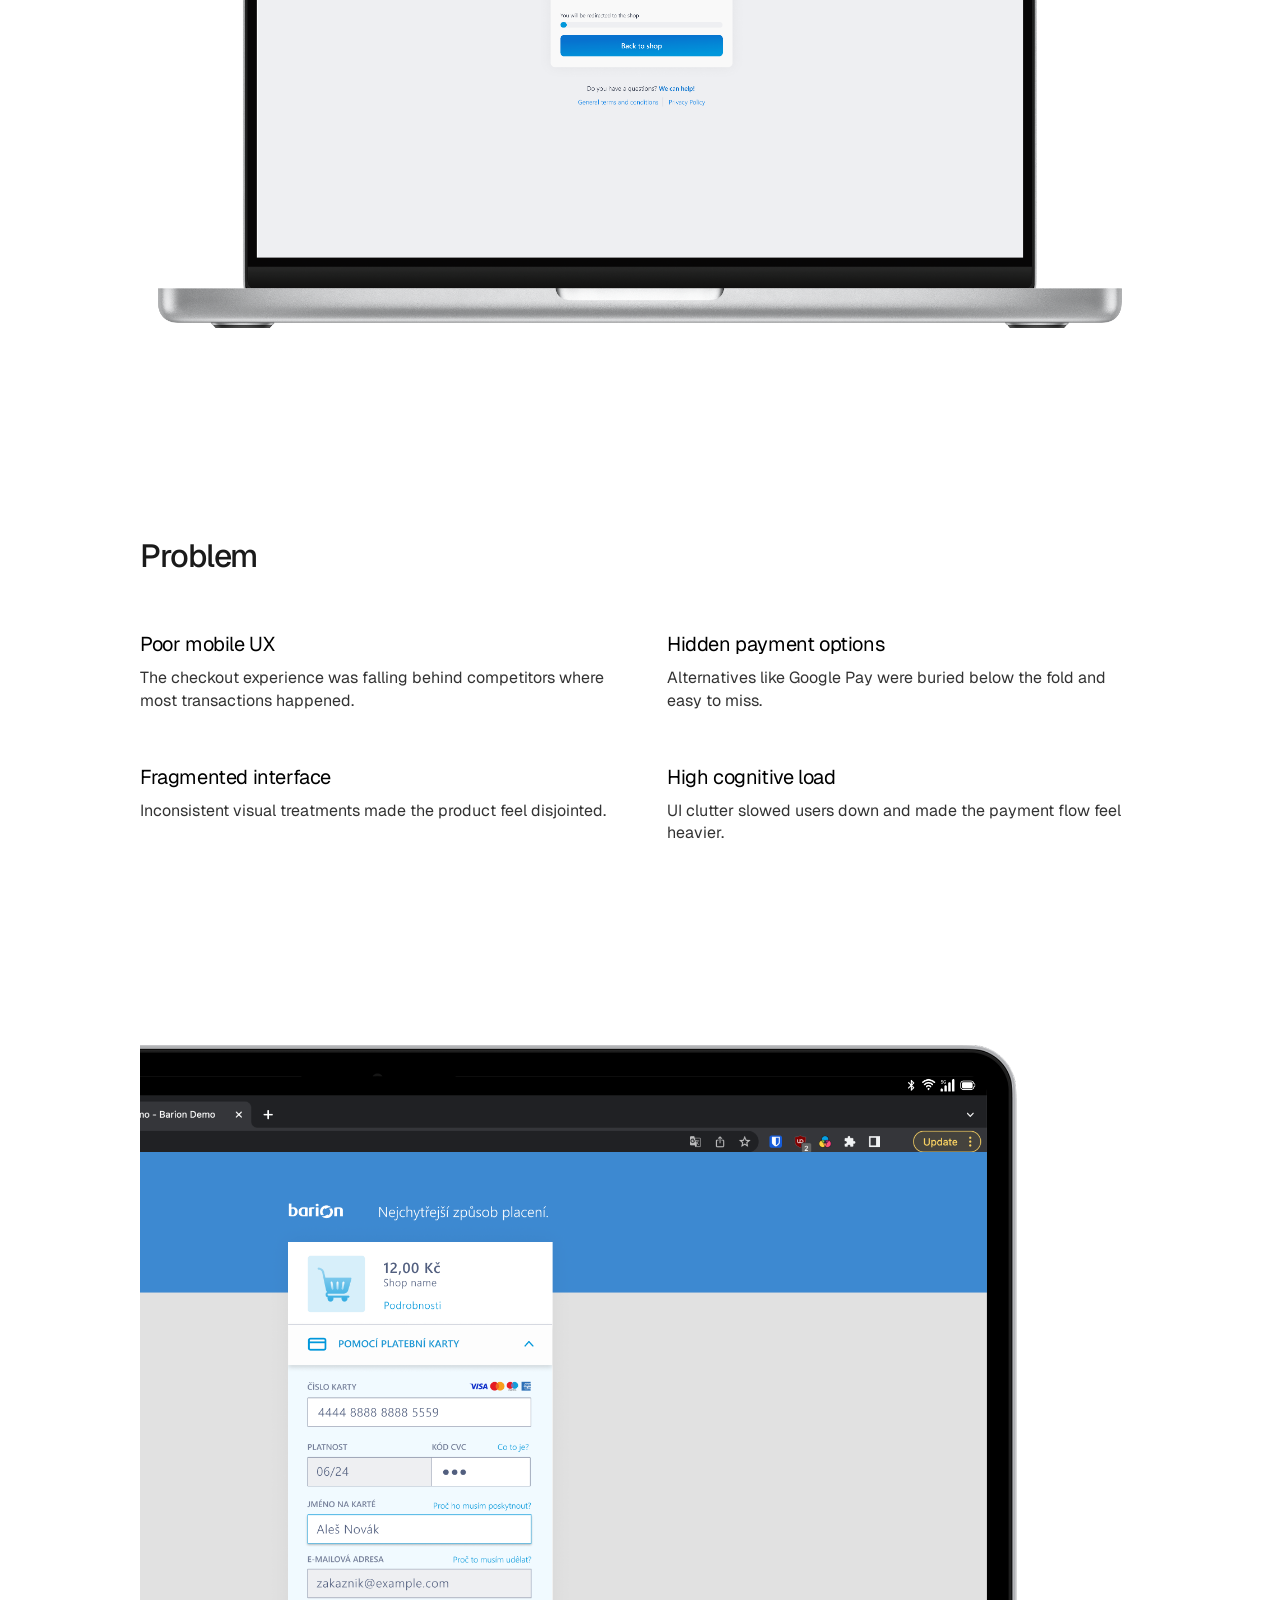
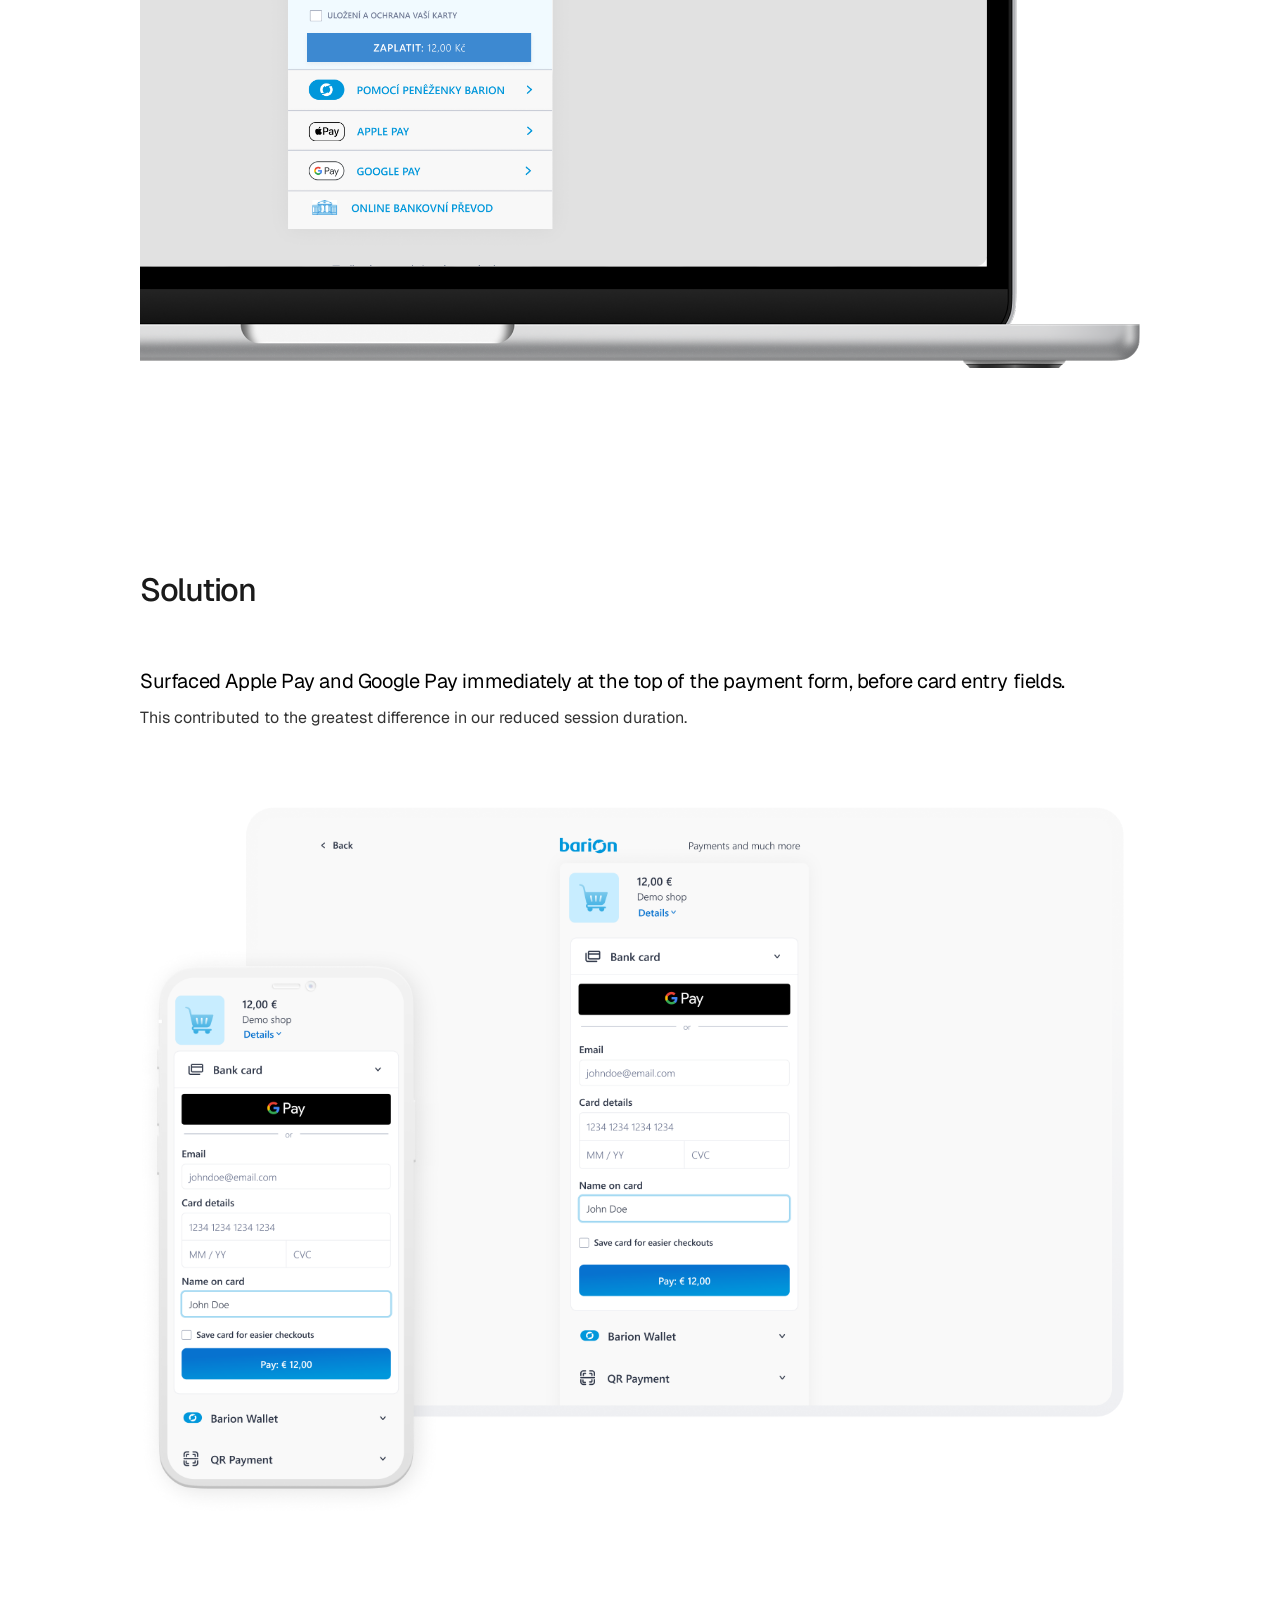
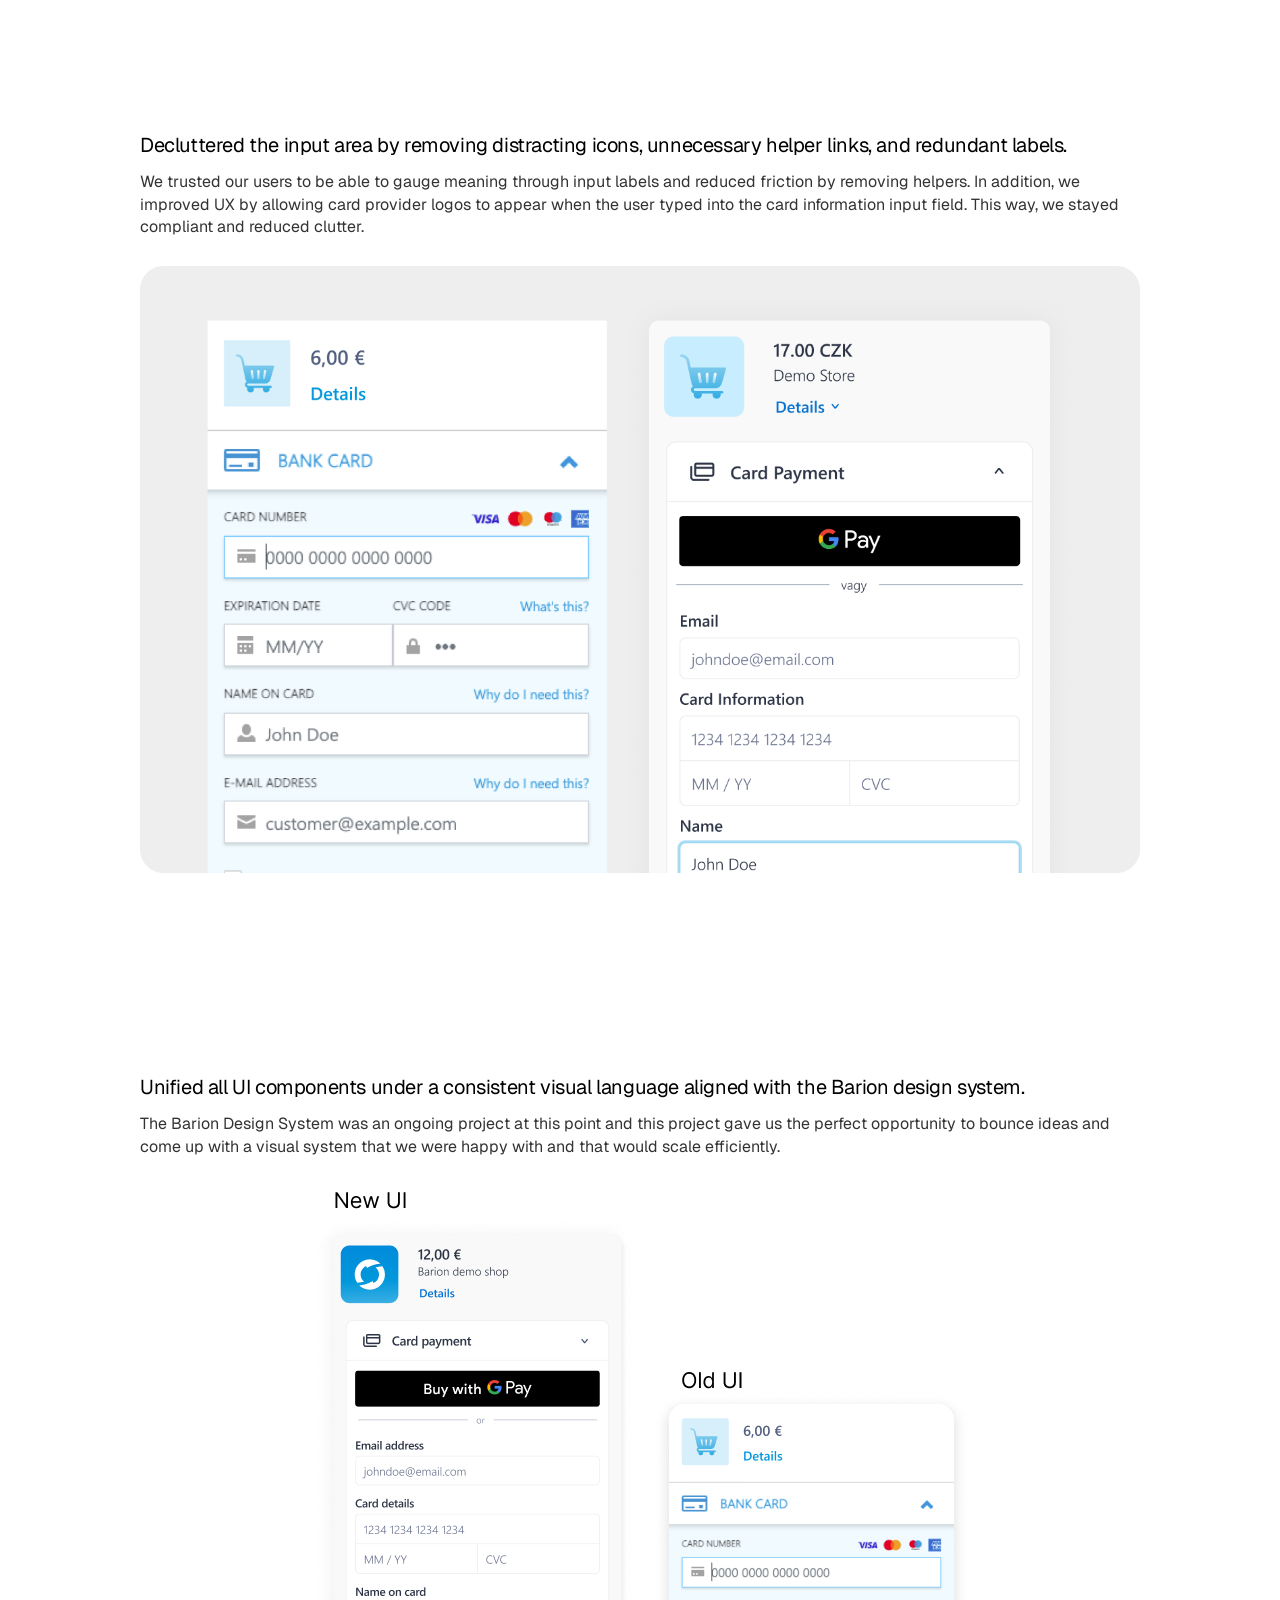
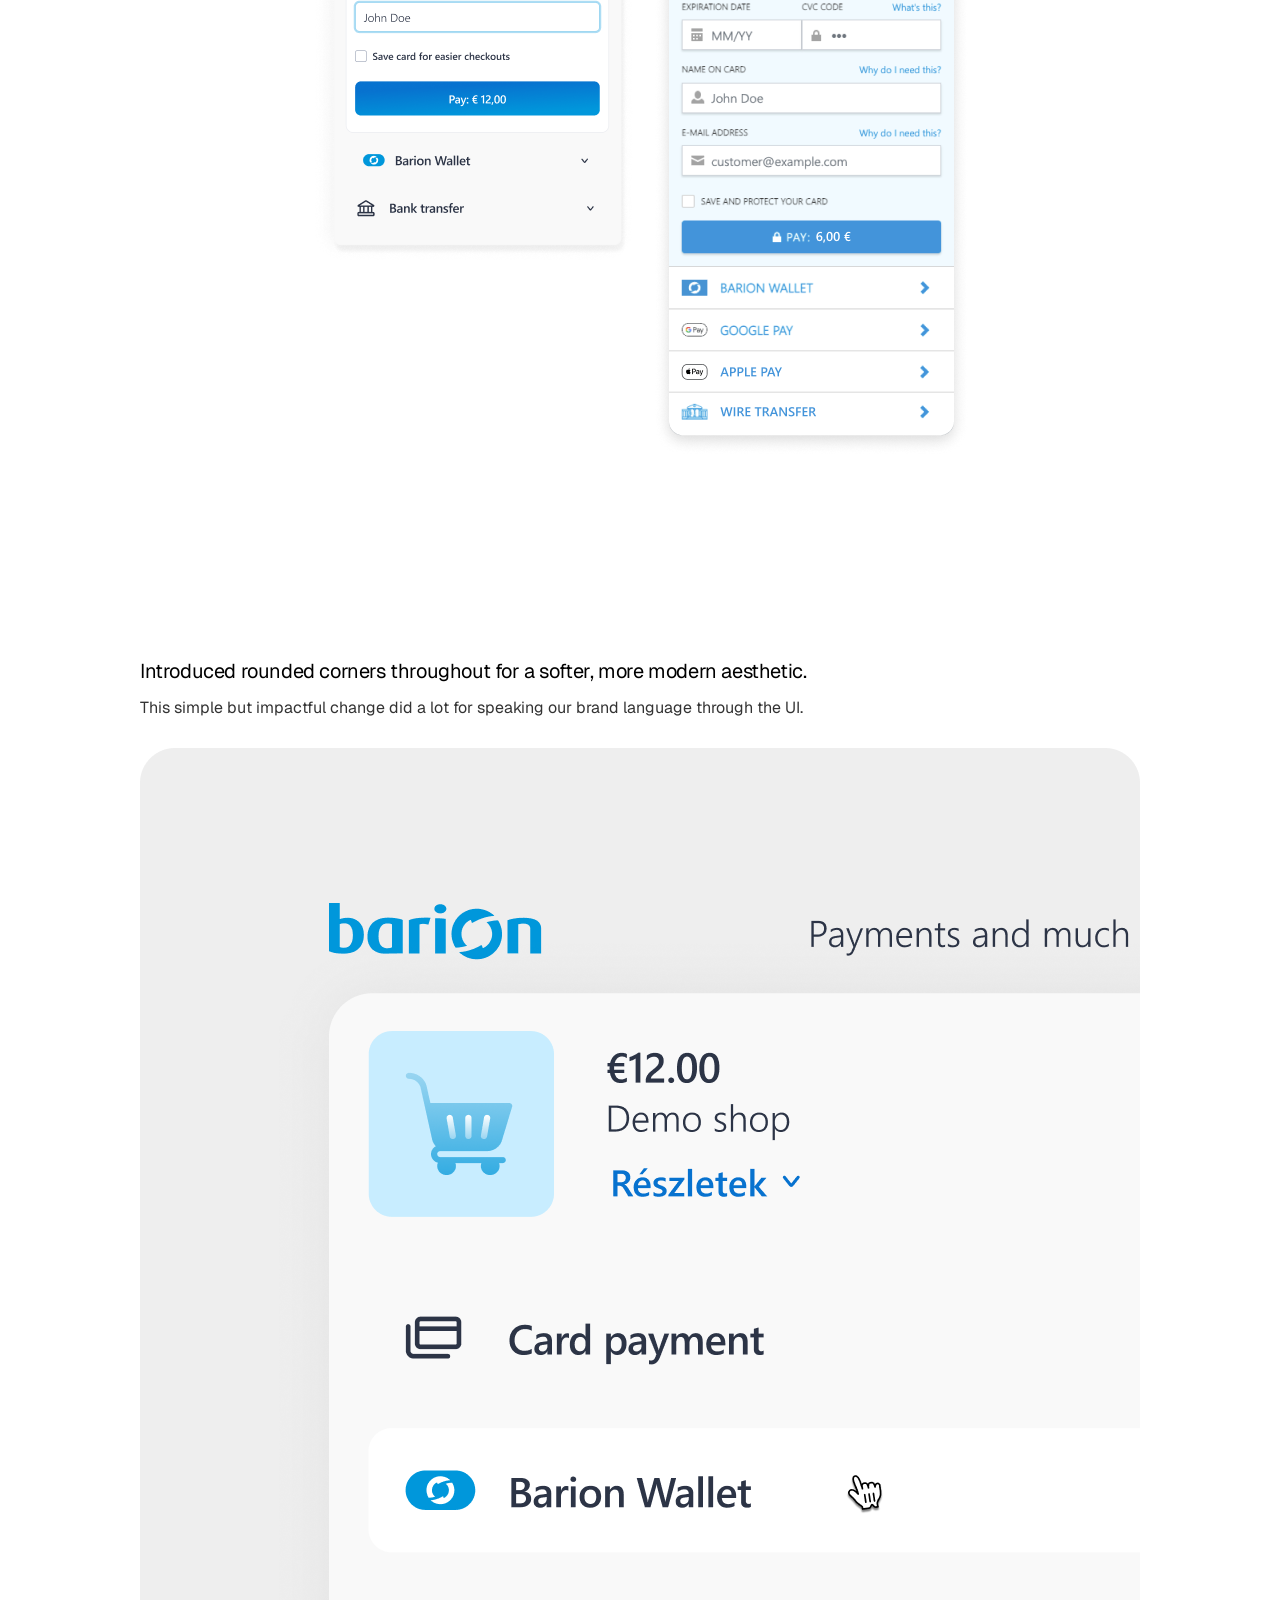
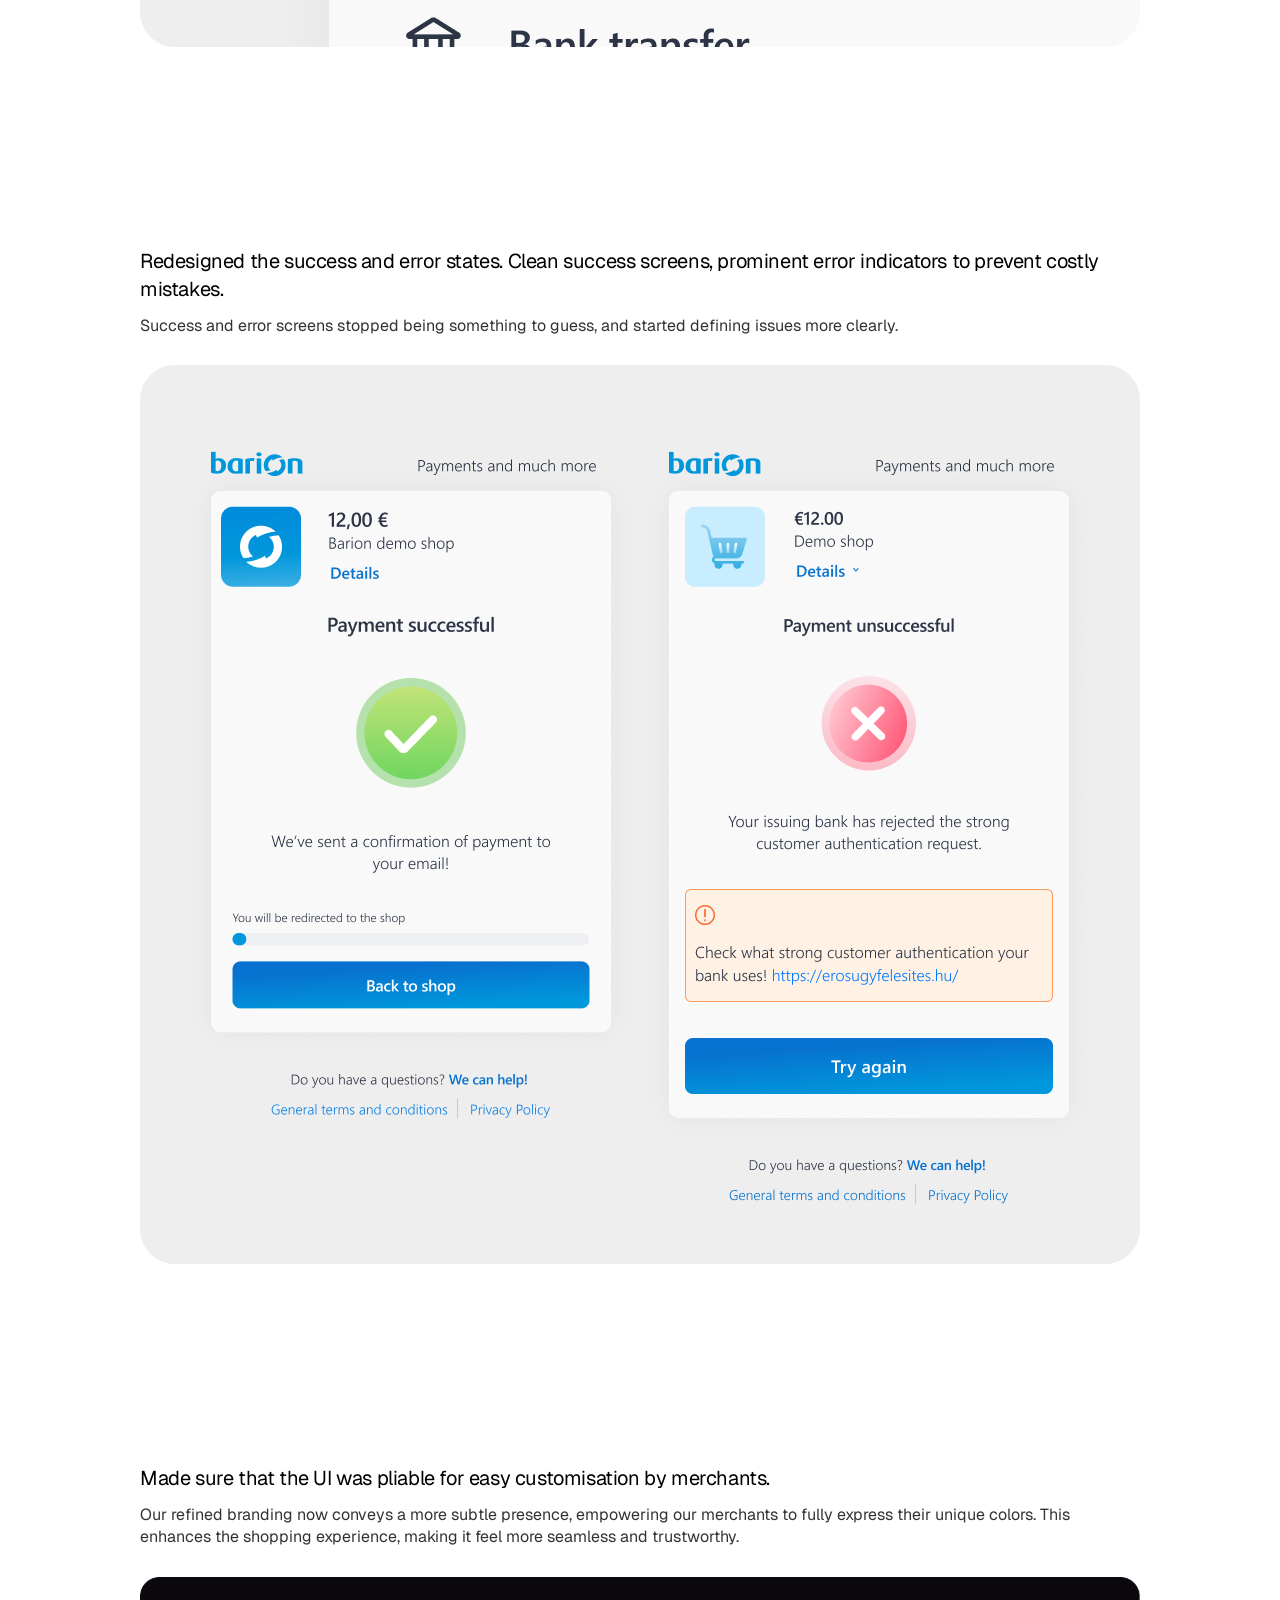
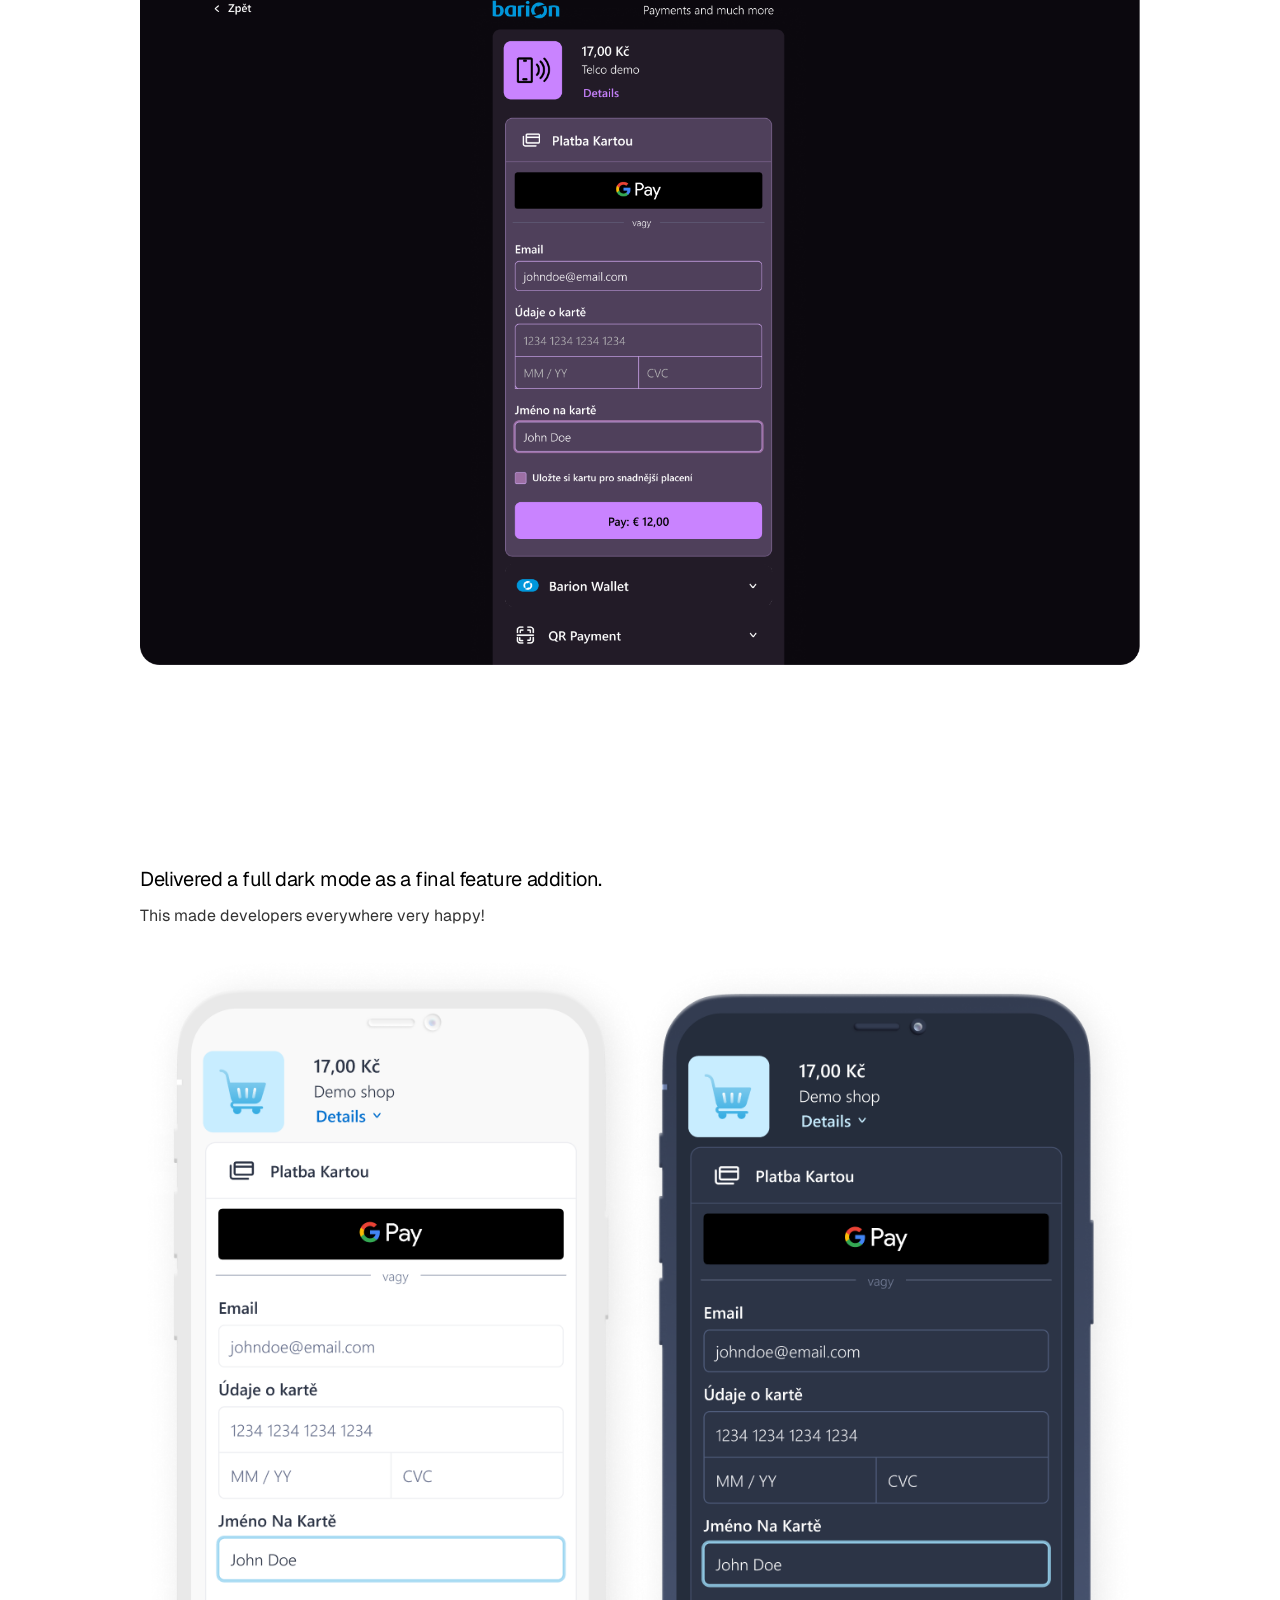
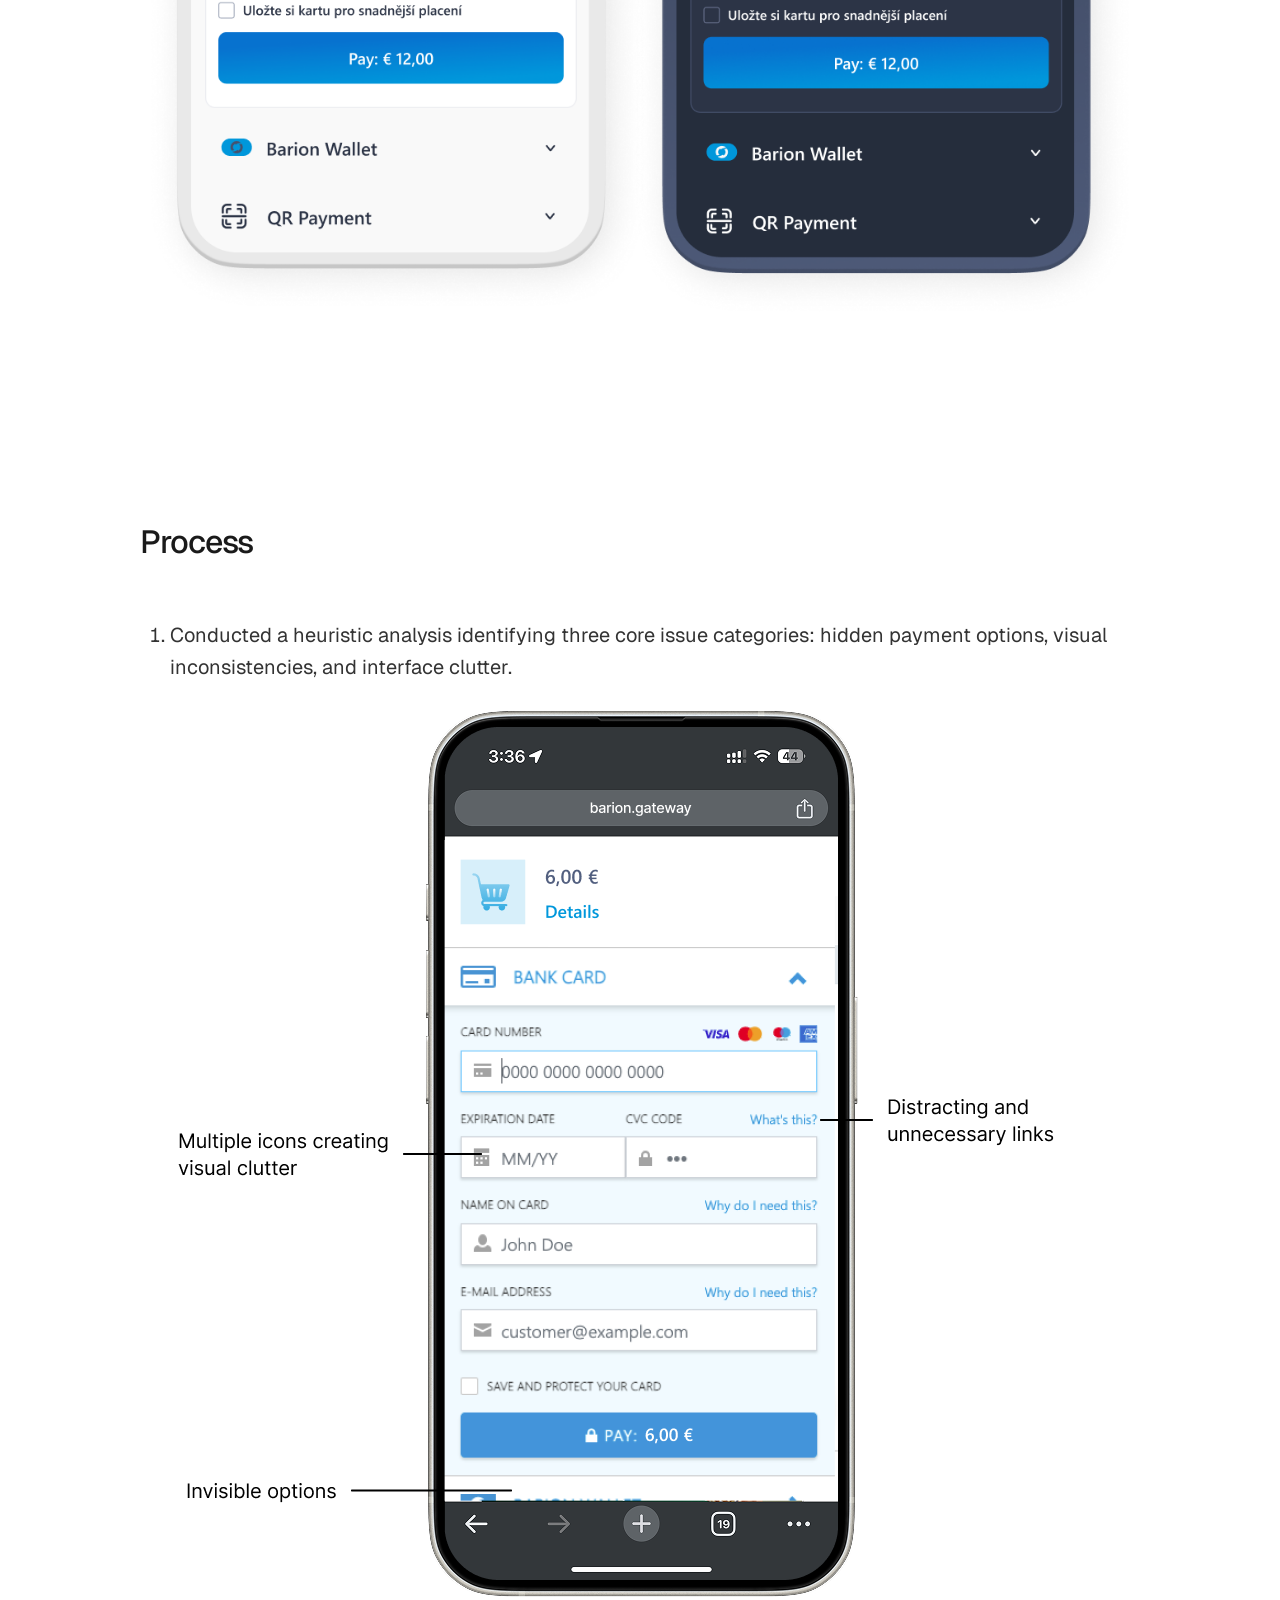
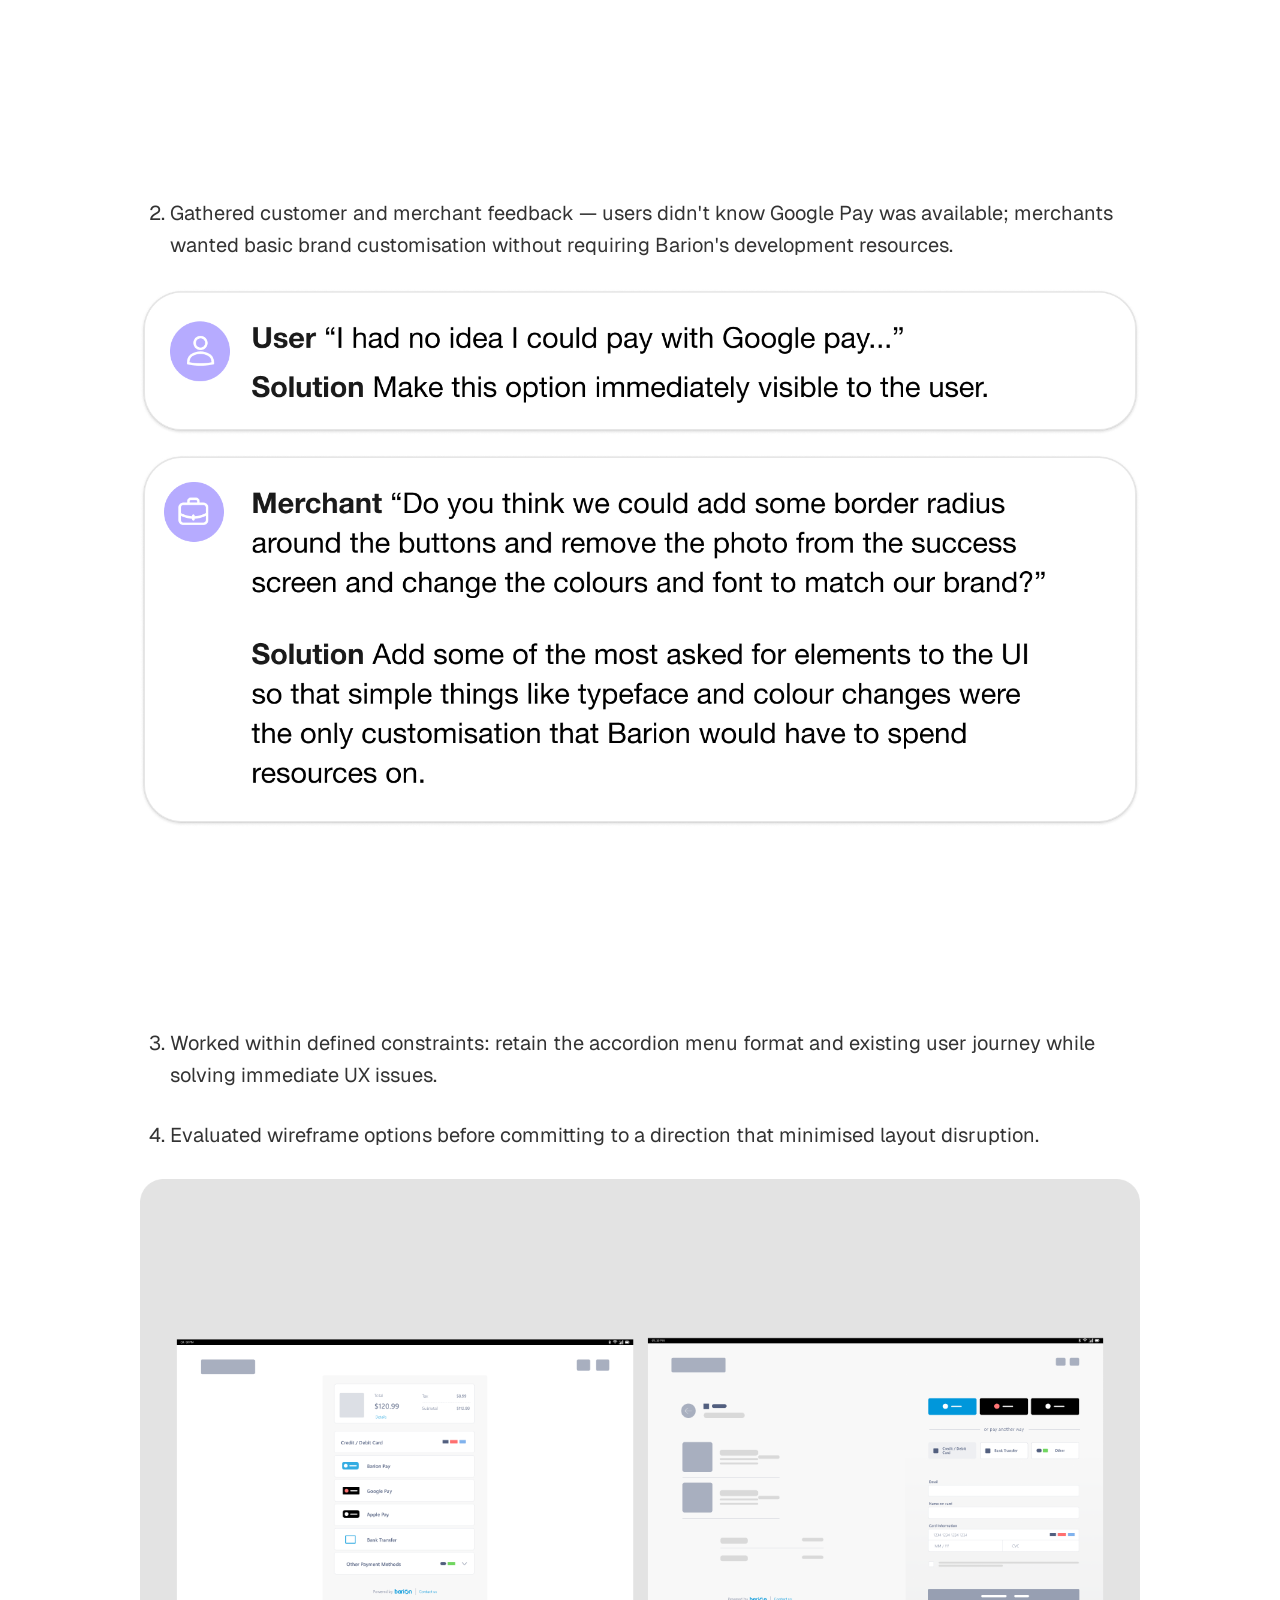
<file: barion-gateway.html>
<!DOCTYPE html>
<html lang="en">
<head>
  <meta charset="UTF-8" />
  <script>
    // Plays the "zoom in" half of the page transition, before first
    // paint, using the click-origin the previous page stored. See
    // assets/page-transition.js for the outgoing half.
    (function () {
      var origin = sessionStorage.getItem('pt-origin');
      if (origin) {
        sessionStorage.removeItem('pt-origin');
        var parts = origin.split(',');
        document.documentElement.style.setProperty('--pt-x', parts[0] + '%');
        document.documentElement.style.setProperty('--pt-y', parts[1] + '%');
        document.documentElement.classList.add('pt-entering');
      }
    })();
  </script>
  <meta name="viewport" content="width=device-width, initial-scale=1.0" />
  <title>Barion Smart Gateway — Archita Bose</title>
  <meta name="description" content="Case study: a full product refresh of Barion's payment gateway, redesigning the checkout experience for merchants and consumers across Europe at scale." />
  <link rel="canonical" href="https://architabose.site/barion-gateway" />
  <meta property="og:type" content="website" />
  <meta property="og:site_name" content="Archita Bose — Product &amp; Brand Designer" />
  <meta property="og:title" content="Barion Smart Gateway — Archita Bose" />
  <meta property="og:description" content="Case study: a full product refresh of Barion's payment gateway, redesigning the checkout experience for merchants and consumers across Europe at scale." />
  <meta property="og:image" content="https://architabose.site/assets/og-image.png" />
  <meta property="og:image:width" content="1200" />
  <meta property="og:image:height" content="600" />
  <meta property="og:url" content="https://architabose.site/barion-gateway" />
  <meta name="twitter:card" content="summary_large_image" />
  <meta name="twitter:title" content="Barion Smart Gateway — Archita Bose" />
  <meta name="twitter:description" content="Case study: a full product refresh of Barion's payment gateway, redesigning the checkout experience for merchants and consumers across Europe at scale." />
  <meta name="twitter:image" content="https://architabose.site/assets/og-image.png" />
  <link rel="preconnect" href="https://fonts.googleapis.com" />
  <link rel="preconnect" href="https://fonts.gstatic.com" crossorigin />
  <link href="https://fonts.googleapis.com/css2?family=Geist:wght@300;400;500&family=Sorts+Mill+Goudy:ital@0;1&display=swap" rel="stylesheet" />
  <link rel="icon" href="assets/Favicon-light.png" media="(prefers-color-scheme: light)" />
  <link rel="icon" href="assets/Favicon-dark.png" media="(prefers-color-scheme: dark)" />
  <link rel="stylesheet" href="style.css" />
</head>
<body>

  <main class="cs-page">

    <!-- Top bar: back + section tabs -->
    <div class="cs-topbar">
      <div class="cs-topbar__inner">
        <a href="/" class="cs-back" aria-label="Back to all work">
          <img src="assets/arrow.svg" alt="←" style="transform: rotate(180deg);" />
        </a>
        <nav class="cs-tabs" id="csTabs">
          <span class="nav__highlight" id="csTabsHighlight" aria-hidden="true"></span>
          <a href="#summary" class="is-active">
            <svg class="cs-tabs__dots" viewBox="0 0 24 24" fill="none" xmlns="http://www.w3.org/2000/svg" aria-hidden="true">
              <circle cx="5" cy="12" r="2" fill="currentColor"/>
              <circle cx="12" cy="12" r="2" fill="currentColor"/>
              <circle cx="19" cy="12" r="2" fill="currentColor"/>
            </svg>
            <span class="cs-tabs__label">Summary</span>
          </a>
          <a href="#problem">Problem</a>
          <a href="#solution">Solution</a>
          <a href="#process">Process</a>
          <a href="#outcome">Outcome</a>
        </nav>
      </div>
    </div>

    <div class="cs-intro">
    <!-- Head: icon, title, subtitle + meta strip -->
    <div class="cs-head">
      <div class="cs-head__icon">
        <img src="assets/proj/barion-mark.svg" alt="Barion" />
      </div>
      <div class="cs-head__text">
        <h1 class="cs-head__title">Barion Smart Gateway</h1>
        <p class="cs-head__sub">A full product refresh of Barion's core payment gateway redesigning the end-to-end experience for merchants and consumers across Europe, at scale.</p>
      </div>
      <div class="cs-meta">
        <span class="cs-meta__pill"><img src="assets/proj/live-dot.svg" alt="" />Live</span>
        <span class="cs-meta__item">Product Designer</span>
        <span class="cs-meta__item">3 months (2024)</span>
        <span class="cs-meta__item">Barion Payment Inc.</span>
        <span class="cs-meta__item">Web (Responsive)</span>
        <a href="https://demo-merchant.shop/en/DemoClub/Pay" target="_blank" rel="noopener" class="cs-meta__chip">
          <span class="cs-meta__chip-icon"><img src="assets/proj/barion-mark.svg" alt="" /></span>
          Barion demo gateway
        </a>
      </div>
    </div>

    <!-- Hero image -->
    <div class="cs-hero" style="width: 90%; height: auto;">
      <img src="assets/proj/barion-gateway/final-ui.png" alt="Barion Smart Gateway redesign" style="height: auto;" />
    </div>
    </div>

    <!-- Summary -->
    <section class="cs-section cs-section--wide" id="summary">
      <h2 class="cs-section__heading">Summary</h2>
      <div class="cs-lead">
        <p>Barion Smart Gateway is Barion's payment product, powering checkouts for 20&thinsp;000+ shops including brands like Yettel and O2.<br />I helped redesign the 15-year-old checkout experience to make payments faster, clearer, and more aligned with Barion's evolving design system.</p>
        <div>
          <p>I was responsible for:</p>
          <ul>
            <li>A full UX/UI redesign across the core payment flow, while keeping the existing journey and accordion structure intact.</li>
            <li>The redesign of <strong>key payment states</strong>, including card entry, alternative payment methods, success screens, and error handling.</li>
            <li>A cleaner payment experience that <strong>surfaced Apple Pay and Google Pay</strong> above the fold and reduced visual clutter.</li>
            <li>Merchant-facing customisation improvements, including background colour, button colour, logo placement, rounded UI styling, and <strong>dark mode</strong>.</li>
          </ul>
        </div>
      </div>
      <div class="cs-stats">
        <div class="cs-stat">
          <span class="cs-stat__num">94% CSAT</span>
          <span class="cs-stat__label">Customer satisfaction score</span>
        </div>
        <div class="cs-stat">
          <span class="cs-stat__num">0.5s faster</span>
          <span class="cs-stat__label">Avg. session duration reduced</span>
        </div>
        <div class="cs-stat">
          <span class="cs-stat__num">20 000 +</span>
          <span class="cs-stat__label">Shops served</span>
        </div>
        <div class="cs-stat">
          <span class="cs-stat__num">millions</span>
          <span class="cs-stat__label">Of payments processed</span>
        </div>
        <div class="cs-stat">
          <span class="cs-stat__num">Live</span>
          <span class="cs-stat__label">In production</span>
        </div>
      </div>
    </section>

    <div class="cs-img" style="max-width: 1000px;">
      <img src="assets/proj/barion-gateway/success-screen.png" alt="Barion gateway success screen" />
    </div>

    <!-- Problem -->
    <section class="cs-section" id="problem">
      <h2 class="cs-section__heading">Problem</h2>
      <div class="cs-grid">
        <div class="cs-card">
          <p class="cs-card__title">Poor mobile UX</p>
          <p class="cs-card__text">The checkout experience was falling behind competitors where most transactions happened.</p>
        </div>
        <div class="cs-card">
          <p class="cs-card__title">Hidden payment options</p>
          <p class="cs-card__text">Alternatives like Google Pay were buried below the fold and easy to miss.</p>
        </div>
        <div class="cs-card">
          <p class="cs-card__title">Fragmented interface</p>
          <p class="cs-card__text">Inconsistent visual treatments made the product feel disjointed.</p>
        </div>
        <div class="cs-card">
          <p class="cs-card__title">High cognitive load</p>
          <p class="cs-card__text">UI clutter slowed users down and made the payment flow feel heavier.</p>
        </div>
      </div>
    </section>

    <div class="cs-img" style="max-width: 1000px;">
      <img src="assets/proj/barion-gateway/old-ui.png" alt="Old Barion gateway UI" />
    </div>

    <!-- Solution -->
    <section class="cs-section" id="solution">
      <h2 class="cs-section__heading">Solution</h2>
      <div class="cs-blocks">

        <div class="cs-block">
          <div class="cs-block__text">
            <p class="cs-block__statement">Surfaced Apple Pay and Google Pay immediately at the top of the payment form, before card entry fields.</p>
            <p class="cs-block__support">This contributed to the greatest difference in our reduced session duration.</p>
          </div>
          <img src="assets/proj/barion-gateway/final-ui.png" alt="Final UI with Apple Pay and Google Pay surfaced" />
        </div>

        <div class="cs-block">
          <div class="cs-block__text">
            <p class="cs-block__statement">Decluttered the input area by removing distracting icons, unnecessary helper links, and redundant labels.</p>
            <p class="cs-block__support">We trusted our users to be able to gauge meaning through input labels and reduced friction by removing helpers. In addition, we improved UX by allowing card provider logos to appear when the user typed into the card information input field. This way, we stayed compliant and reduced clutter.</p>
          </div>
          <img src="assets/proj/barion-gateway/clutter-gpay.png" alt="Decluttered input area" />
        </div>

        <div class="cs-block">
          <div class="cs-block__text">
            <p class="cs-block__statement">Unified all UI components under a consistent visual language aligned with the Barion design system.</p>
            <p class="cs-block__support">The Barion Design System was an ongoing project at this point and this project gave us the perfect opportunity to bounce ideas and come up with a visual system that we were happy with and that would scale efficiently.</p>
          </div>
          <img src="assets/proj/barion-gateway/old-vs-new.png" alt="Old UI vs new UI" style="max-width: 1000px;" />
        </div>

        <div class="cs-block">
          <div class="cs-block__text">
            <p class="cs-block__statement">Introduced rounded corners throughout for a softer, more modern aesthetic.</p>
            <p class="cs-block__support">This simple but impactful change did a lot for speaking our brand language through the UI.</p>
          </div>
          <img src="assets/proj/barion-gateway/radius.png" alt="Rounded corner system" style="max-width: 1000px;" />
        </div>

        <div class="cs-block">
          <div class="cs-block__text">
            <p class="cs-block__statement">Redesigned the success and error states. Clean success screens, prominent error indicators to prevent costly mistakes.</p>
            <p class="cs-block__support">Success and error screens stopped being something to guess, and started defining issues more clearly.</p>
          </div>
          <img src="assets/proj/barion-gateway/success-error.png" alt="Redesigned success and error states" style="max-width: 1000px;" />
        </div>

        <div class="cs-block">
          <div class="cs-block__text">
            <p class="cs-block__statement">Made sure that the UI was pliable for easy customisation by merchants.</p>
            <p class="cs-block__support">Our refined branding now conveys a more subtle presence, empowering our merchants to fully express their unique colors. This enhances the shopping experience, making it feel more seamless and trustworthy.</p>
          </div>
          <img src="assets/proj/barion-gateway/customised-shop.png" alt="Merchant-customised gateway examples" />
        </div>

        <div class="cs-block">
          <div class="cs-block__text">
            <p class="cs-block__statement">Delivered a full dark mode as a final feature addition.</p>
            <p class="cs-block__support">This made developers everywhere very happy!</p>
          </div>
          <img src="assets/proj/barion-gateway/dark-mode.png" alt="Dark mode" style="max-width: 1000px;" />
        </div>

      </div>
    </section>

    <!-- Process -->
    <section class="cs-section" id="process">
      <h2 class="cs-section__heading">Process</h2>
      <div class="cs-blocks">
        <div class="cs-block">
          <ol start="1">
            <li>Conducted a heuristic analysis identifying three core issue categories: hidden payment options, visual inconsistencies, and interface clutter.</li>
          </ol>
          <img src="assets/proj/barion-gateway/research.png" alt="Heuristic analysis research" style="max-width: 1000px;" />
        </div>

        <div class="cs-block">
          <ol start="2">
            <li>Gathered customer and merchant feedback — users didn't know Google Pay was available; merchants wanted basic brand customisation without requiring Barion's development resources.</li>
          </ol>
          <img src="assets/proj/barion-gateway/feedback.png" alt="Customer and merchant feedback" style="max-width: 1000px;" />
        </div>

        <div class="cs-block">
          <ol start="3">
            <li>Worked within defined constraints: retain the accordion menu format and existing user journey while solving immediate UX issues.</li>
          </ol>
          <ol start="4">
            <li>Evaluated wireframe options before committing to a direction that minimised layout disruption.</li>
          </ol>
          <img src="assets/proj/barion-gateway/wireframes.png" alt="Wireframe explorations" style="max-width: 1000px;" />
        </div>
      </div>
    </section>

    <!-- Outcome -->
    <section class="cs-section" id="outcome">
      <h2 class="cs-section__heading">Outcome</h2>
      <p class="cs-outcome-statement">94% Customer Satisfaction Score and 0.5s improvement in Average Session Duration</p>
      <ul class="cs-list">
        <li>We saw a very noticeable spike in Google and Apple Pay, which resulted in much quicker conversion.</li>
        <li>Users were able to identify clearly when running into issues.</li>
        <li>Our feedback forms received a 94% favourable response towards the new design.</li>
        <li>There are further improvements that need to be made to make the user experience seamless and to help the gateway scale better in the future, but the project goals were met and exceeded.</li>
      </ul>
    </section>

    <!-- Prev / Next -->
    <nav class="cs-pagenav">
      <a href="/recipebook.html">
        <div class="cs-pagenav__col">
          <span class="cs-pagenav__dir"><img src="assets/arrow.svg" alt="" style="width:14px;height:14px;transform:rotate(180deg);" />Previous</span>
          <span class="cs-pagenav__title">RecipeBook</span>
        </div>
      </a>
      <a href="/barion-brand.html">
        <div class="cs-pagenav__col cs-pagenav__col--next">
          <span class="cs-pagenav__dir">Next<img src="assets/arrow.svg" alt="" style="width:14px;height:14px;" /></span>
          <span class="cs-pagenav__title">Barion Design System</span>
        </div>
      </a>
    </nav>

    <!-- CTA / Footer -->
    <section class="cta cta--footer">
      <div class="container">
        <a href="https://calendar.google.com/calendar/u/0/appointments/schedules/AcZssZ2vW4RpSZejLxgmTTMDxvm0J0nFDjnOiR7LTaFAJMQobYHZuZXFCARJ-3xcp2Z6rQBIwjYaGinx" target="_blank" rel="noopener" class="cta__pill">
          <div class="cta__photo-wrap">
            <img src="assets/photo-pill.png" alt="Archita Bose" class="cta__photo" />
          </div>
          <div class="cta__text">
            <span class="cta__line1">Let's get started</span>
            <span class="cta__line2">
              Connect with me
              <img src="assets/arrow-right-blue.svg" alt="→" class="cta__arrow" />
            </span>
          </div>
        </a>
        <div class="cta__links">
          <a href="mailto:message@architabose.site">message@architabose.site</a>
          <a href="https://www.instagram.com/architaness" target="_blank" rel="noopener">Instagram</a>
          <a href="https://www.linkedin.com/in/architabose/" target="_blank" rel="noopener">Linkedin</a>
        </div>
      </div>
    </section>

  </main>

  <script src="assets/cs-nav.js"></script>
  <script src="assets/cta-glow.js"></script>

  <script src="assets/page-transition.js"></script>
</body>
</html>
</file>
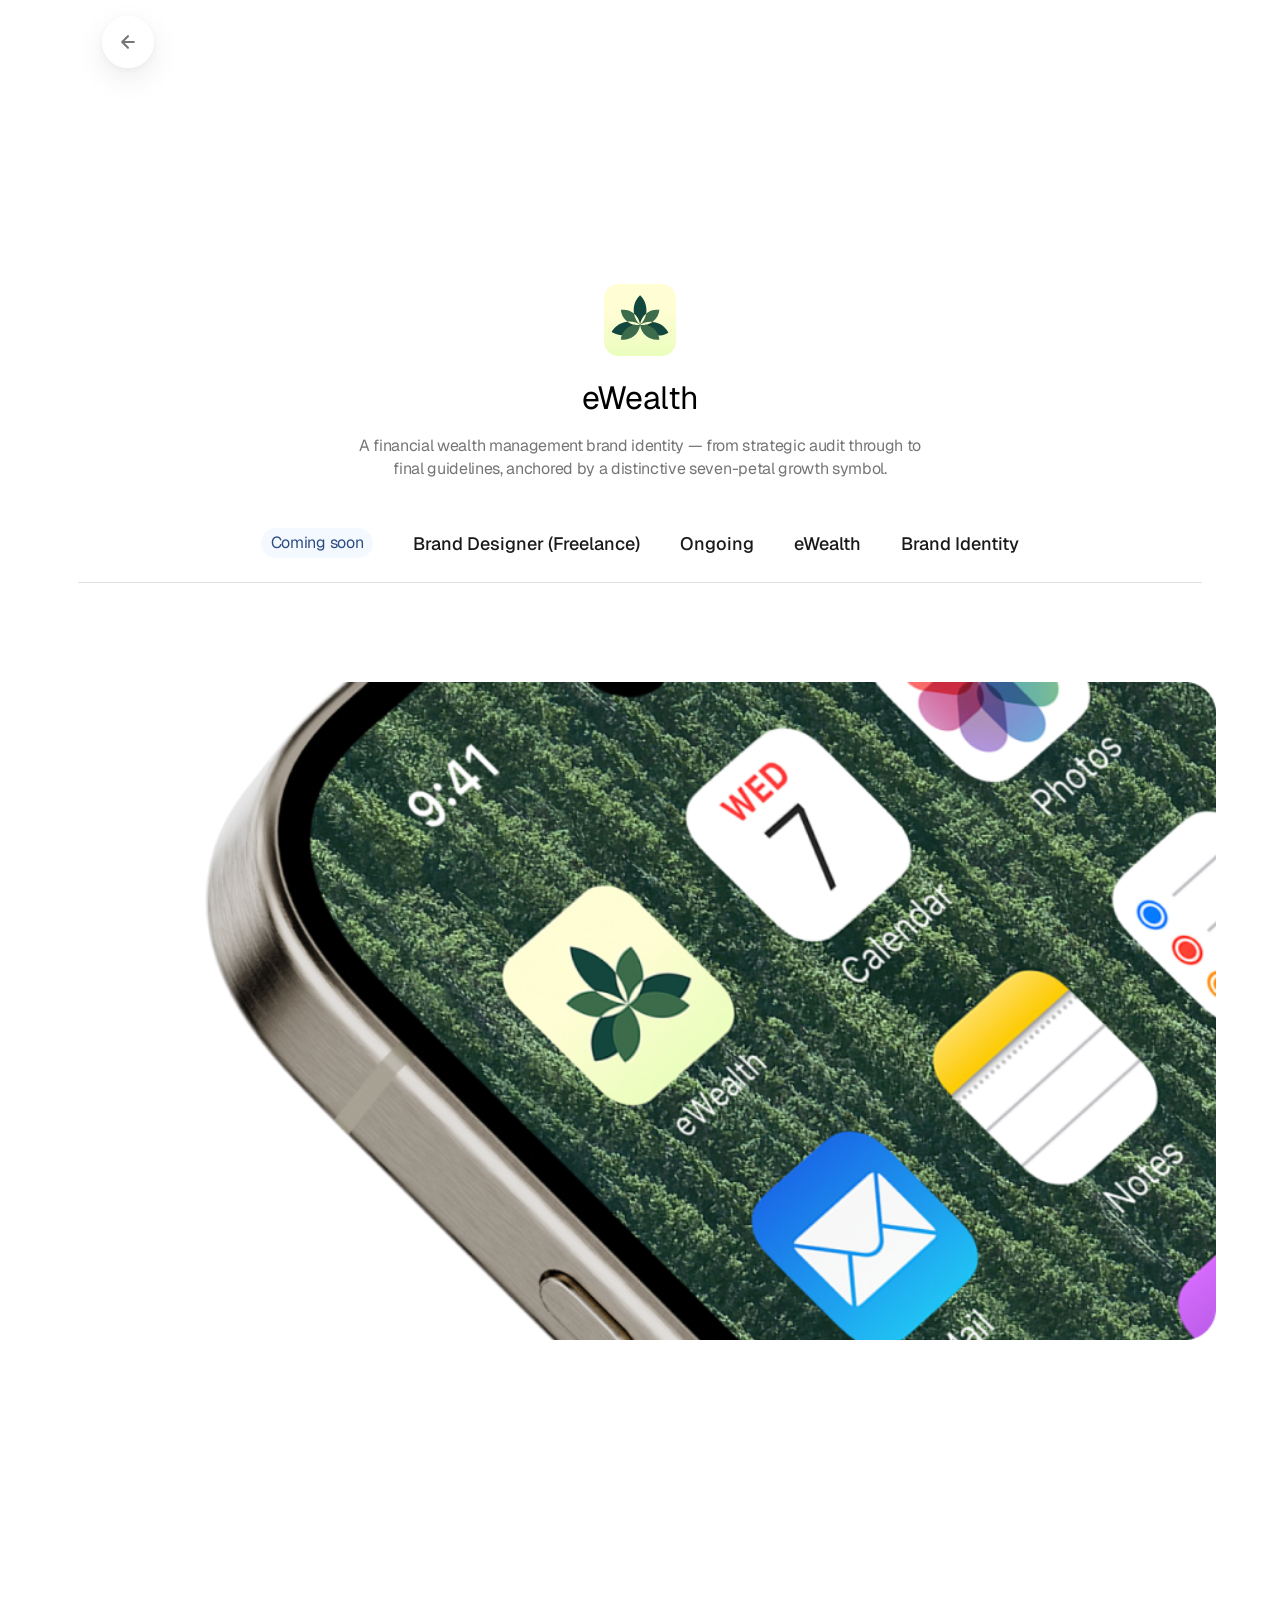
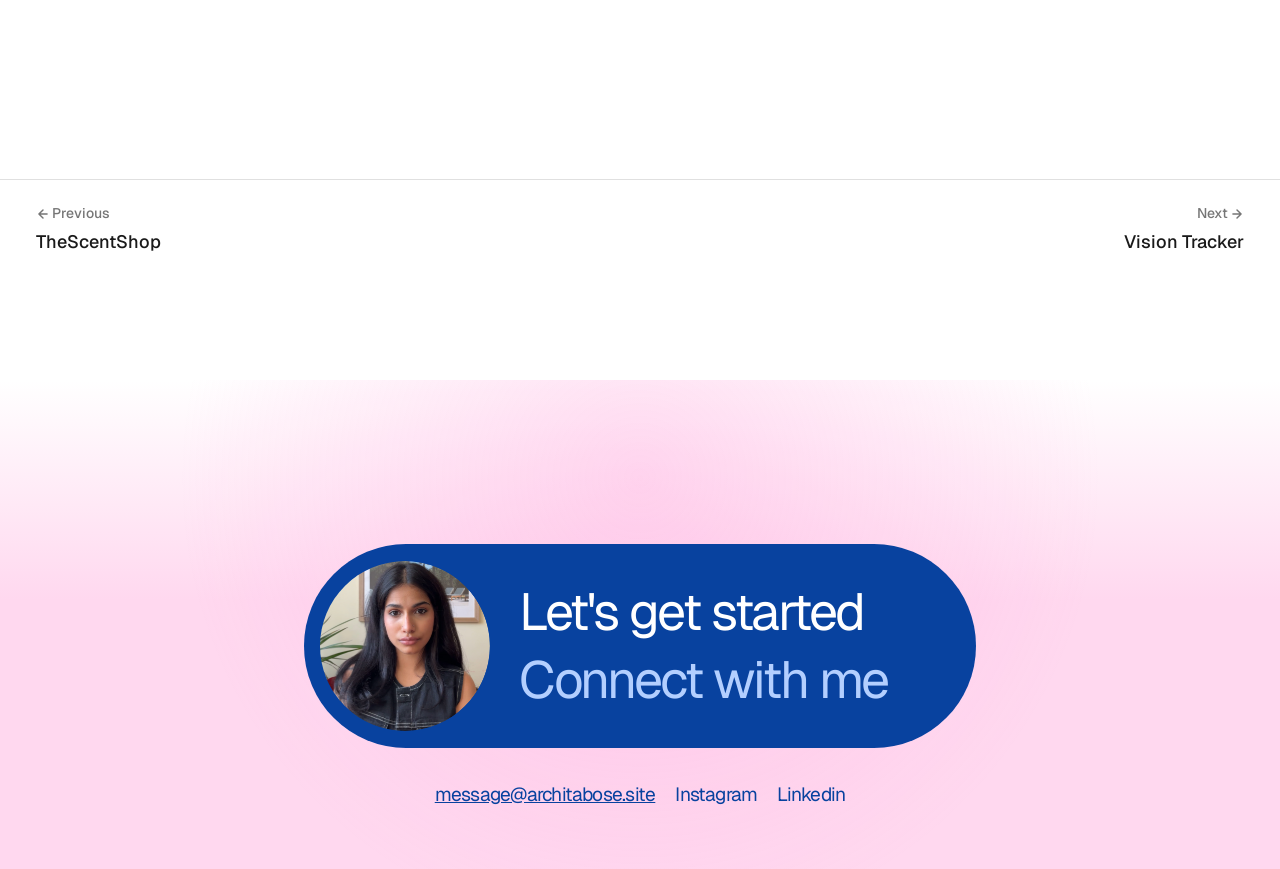
<file: ewealth.html>
<!DOCTYPE html>
<html lang="en">
<head>
  <meta charset="UTF-8" />
  <script>
    // Plays the "zoom in" half of the page transition, before first
    // paint, using the click-origin the previous page stored. See
    // assets/page-transition.js for the outgoing half.
    (function () {
      var origin = sessionStorage.getItem('pt-origin');
      if (origin) {
        sessionStorage.removeItem('pt-origin');
        var parts = origin.split(',');
        document.documentElement.style.setProperty('--pt-x', parts[0] + '%');
        document.documentElement.style.setProperty('--pt-y', parts[1] + '%');
        document.documentElement.classList.add('pt-entering');
      }
    })();
  </script>
  <meta name="viewport" content="width=device-width, initial-scale=1.0" />
  <title>eWealth — Archita Bose</title>
  <meta name="description" content="Case study: a financial wealth management brand identity for eWealth, from strategic audit to final guidelines, anchored by a seven-petal growth symbol." />
  <link rel="canonical" href="https://architabose.site/ewealth" />
  <meta property="og:type" content="website" />
  <meta property="og:site_name" content="Archita Bose — Product &amp; Brand Designer" />
  <meta property="og:title" content="eWealth — Archita Bose" />
  <meta property="og:description" content="Case study: a financial wealth management brand identity for eWealth, from strategic audit to final guidelines, anchored by a seven-petal growth symbol." />
  <meta property="og:image" content="https://architabose.site/assets/og-image.png" />
  <meta property="og:image:width" content="1200" />
  <meta property="og:image:height" content="600" />
  <meta property="og:url" content="https://architabose.site/ewealth" />
  <meta name="twitter:card" content="summary_large_image" />
  <meta name="twitter:title" content="eWealth — Archita Bose" />
  <meta name="twitter:description" content="Case study: a financial wealth management brand identity for eWealth, from strategic audit to final guidelines, anchored by a seven-petal growth symbol." />
  <meta name="twitter:image" content="https://architabose.site/assets/og-image.png" />
  <link rel="preconnect" href="https://fonts.googleapis.com" />
  <link rel="preconnect" href="https://fonts.gstatic.com" crossorigin />
  <link href="https://fonts.googleapis.com/css2?family=Geist:wght@300;400;500&family=Sorts+Mill+Goudy:ital@0;1&display=swap" rel="stylesheet" />
  <link rel="icon" href="assets/Favicon-light.png" media="(prefers-color-scheme: light)" />
  <link rel="icon" href="assets/Favicon-dark.png" media="(prefers-color-scheme: dark)" />
  <link rel="stylesheet" href="style.css" />
</head>
<body>

  <main class="cs-page">

    <!-- Top bar: back + status pill -->
    <div class="cs-topbar cs-topbar--left">
      <div class="cs-topbar__inner">
        <a href="/" class="cs-back" aria-label="Back to all work">
          <img src="assets/arrow.svg" alt="←" style="transform: rotate(180deg);" />
        </a>
      </div>
    </div>

    <div class="cs-intro">
    <!-- Head: icon, title, subtitle + meta strip -->
    <div class="cs-head">
      <div class="cs-head__icon" style="background: none; box-shadow: none;">
        <img src="assets/logos/ewealth.svg" alt="eWealth" style="width: 80px; height: 80px;" />
      </div>
      <div class="cs-head__text">
        <h1 class="cs-head__title">eWealth</h1>
        <p class="cs-head__sub">A financial wealth management brand identity — from strategic audit through to final guidelines, anchored by a distinctive seven-petal growth symbol.</p>
      </div>
      <div class="cs-meta">
        <span class="cs-meta__pill">Coming soon</span>
        <span class="cs-meta__item">Brand Designer (Freelance)</span>
        <span class="cs-meta__item">Ongoing</span>
        <span class="cs-meta__item">eWealth</span>
        <span class="cs-meta__item">Brand Identity</span>
      </div>
    </div>

    <!-- Hero image -->
    <div class="cs-hero" style="width: 90%; height: auto;">
      <img src="assets/Project images/Project Heros/Ewealth.png" alt="eWealth brand" style="height: auto;" />
    </div>
    </div>

    <!-- Coming soon -->
    <section class="cs-section">
      <p class="cs-outcome-statement">Coming soon...</p>
    </section>

    <!-- Prev / Next -->
    <nav class="cs-pagenav">
      <a href="/thescentshop.html">
        <div class="cs-pagenav__col">
          <span class="cs-pagenav__dir"><img src="assets/arrow.svg" alt="" style="width:14px;height:14px;transform:rotate(180deg);" />Previous</span>
          <span class="cs-pagenav__title">TheScentShop</span>
        </div>
      </a>
      <a href="/visiontracker.html">
        <div class="cs-pagenav__col cs-pagenav__col--next">
          <span class="cs-pagenav__dir">Next<img src="assets/arrow.svg" alt="" style="width:14px;height:14px;" /></span>
          <span class="cs-pagenav__title">Vision Tracker</span>
        </div>
      </a>
    </nav>

    <!-- CTA / Footer -->
    <section class="cta cta--footer">
      <div class="container">
        <a href="https://calendar.google.com/calendar/u/0/appointments/schedules/AcZssZ2vW4RpSZejLxgmTTMDxvm0J0nFDjnOiR7LTaFAJMQobYHZuZXFCARJ-3xcp2Z6rQBIwjYaGinx" target="_blank" rel="noopener" class="cta__pill">
          <div class="cta__photo-wrap">
            <img src="assets/photo-pill.png" alt="Archita Bose" class="cta__photo" />
          </div>
          <div class="cta__text">
            <span class="cta__line1">Let's get started</span>
            <span class="cta__line2">
              Connect with me
              <img src="assets/arrow-right-blue.svg" alt="→" class="cta__arrow" />
            </span>
          </div>
        </a>
        <div class="cta__links">
          <a href="mailto:message@architabose.site">message@architabose.site</a>
          <a href="https://www.instagram.com/architaness" target="_blank" rel="noopener">Instagram</a>
          <a href="https://www.linkedin.com/in/architabose/" target="_blank" rel="noopener">Linkedin</a>
        </div>
      </div>
    </section>

  </main>

  <script src="assets/cta-glow.js"></script>

  <script src="assets/page-transition.js"></script>
</body>
</html>
</file>
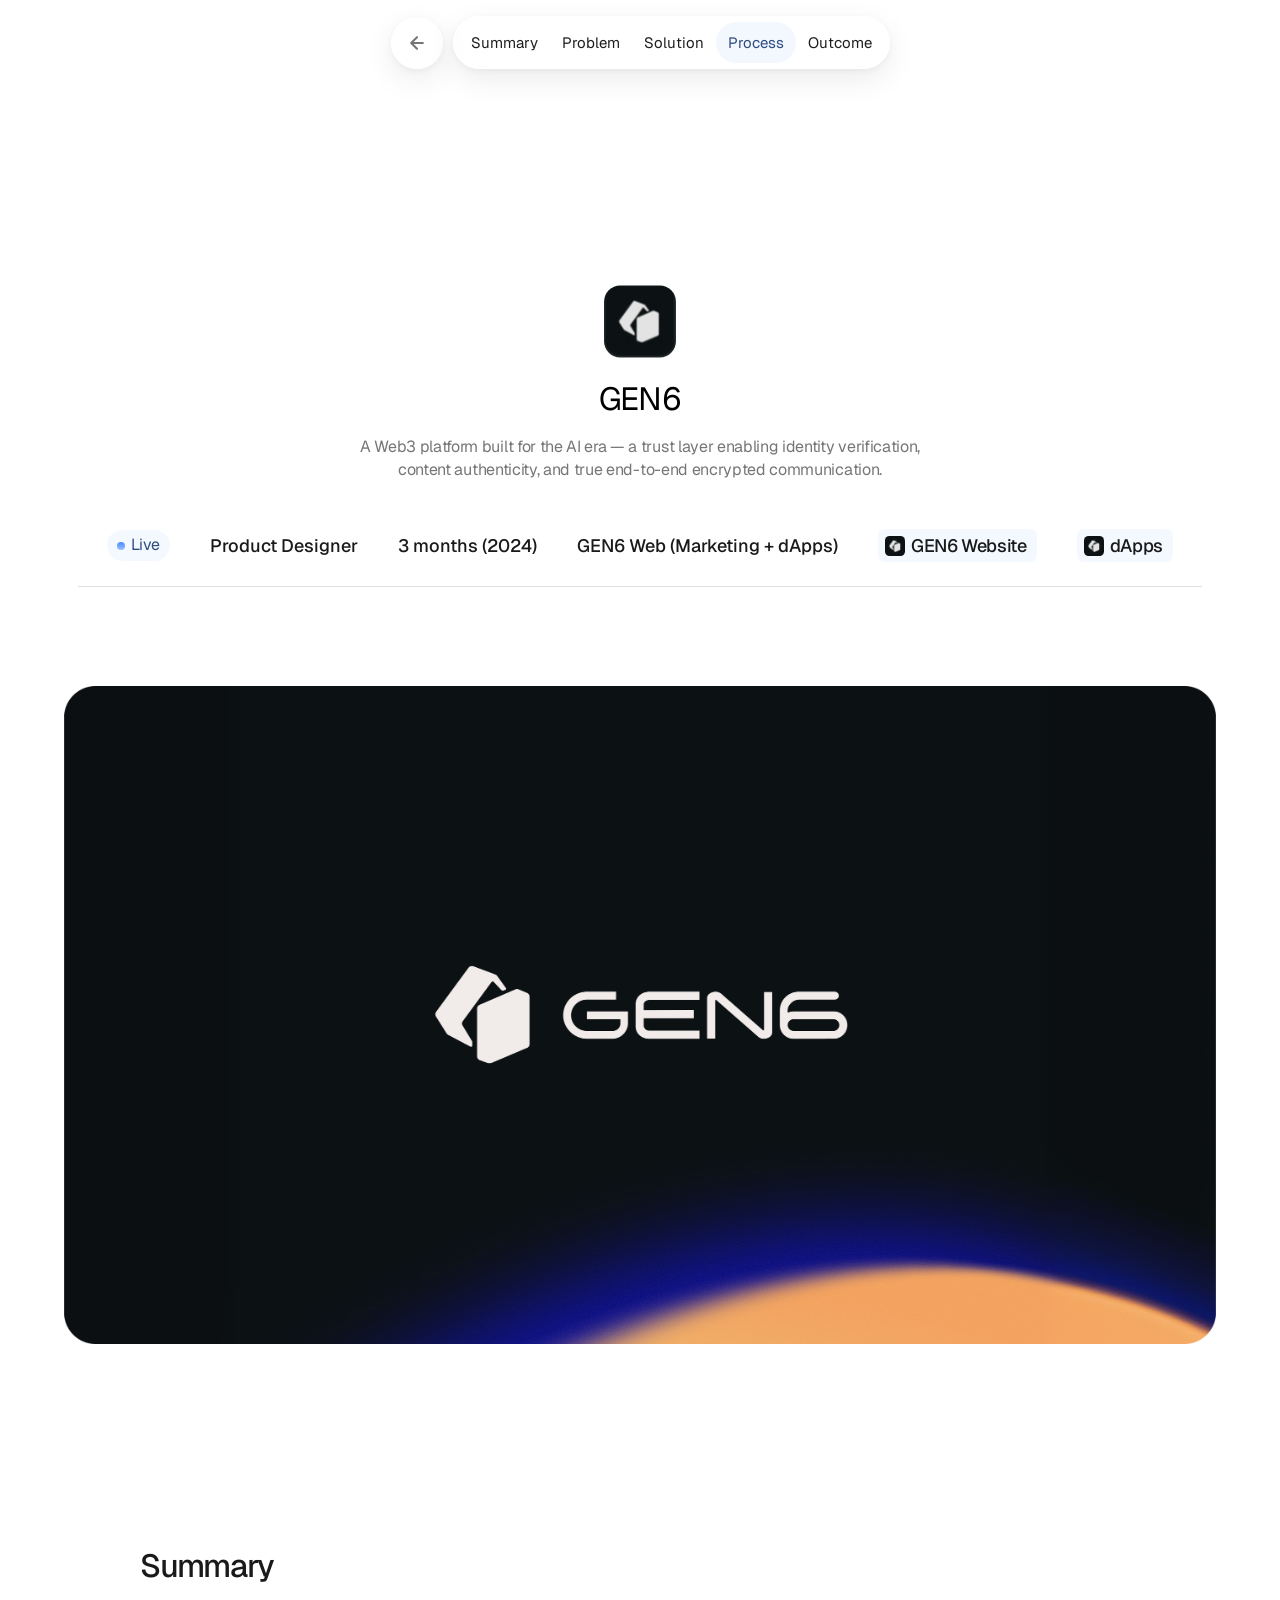
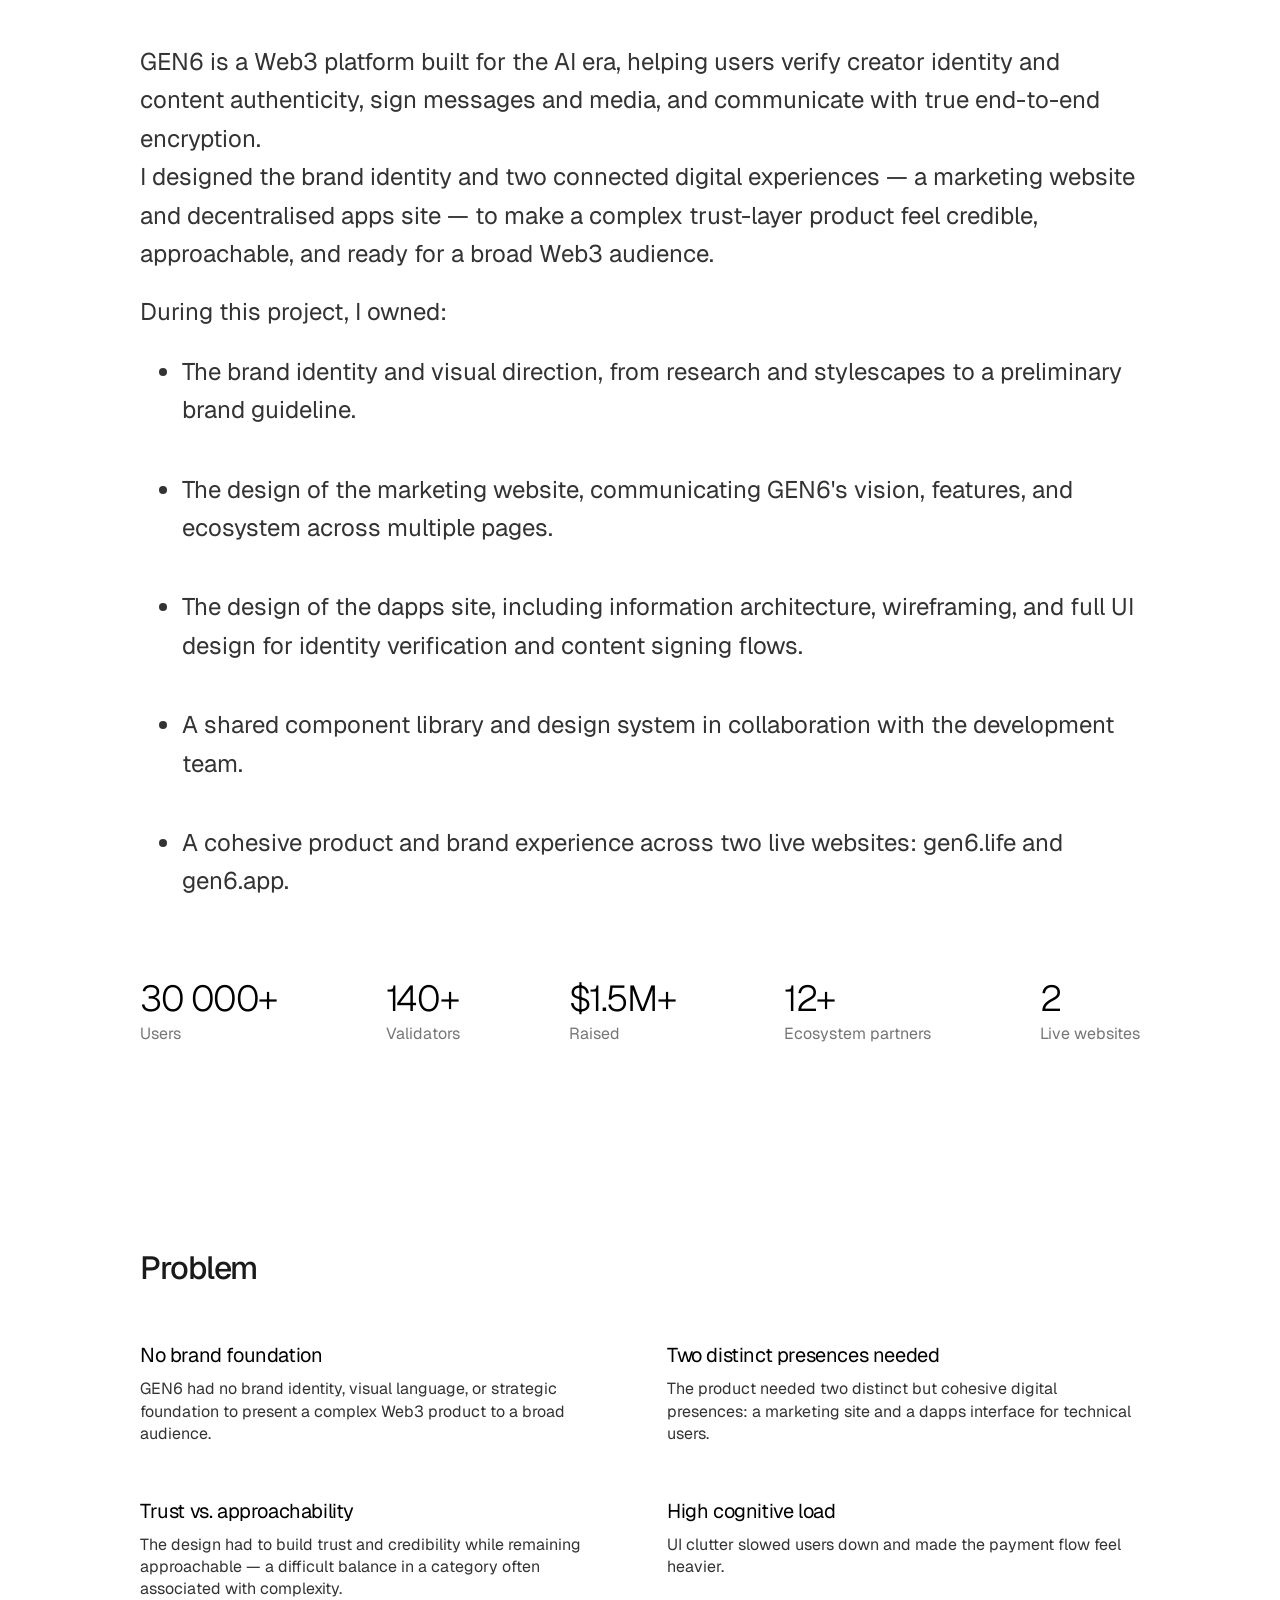
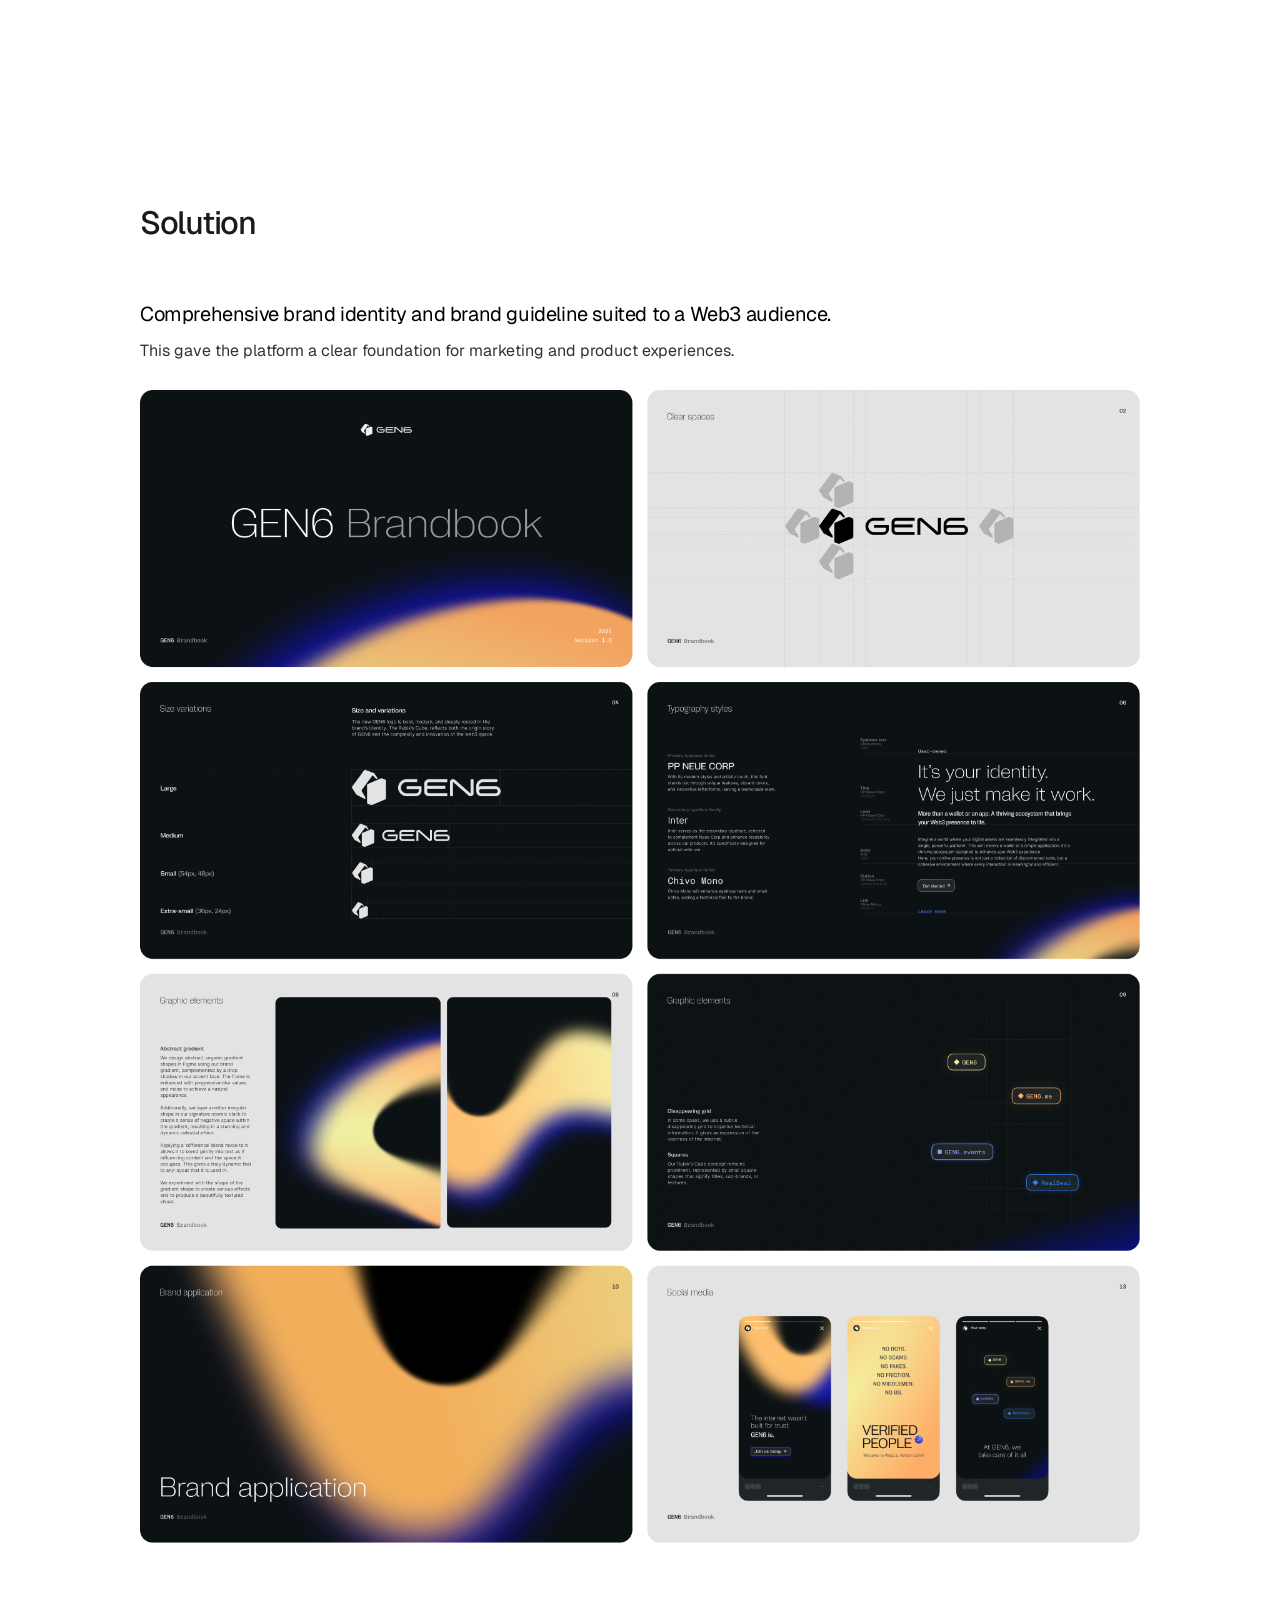
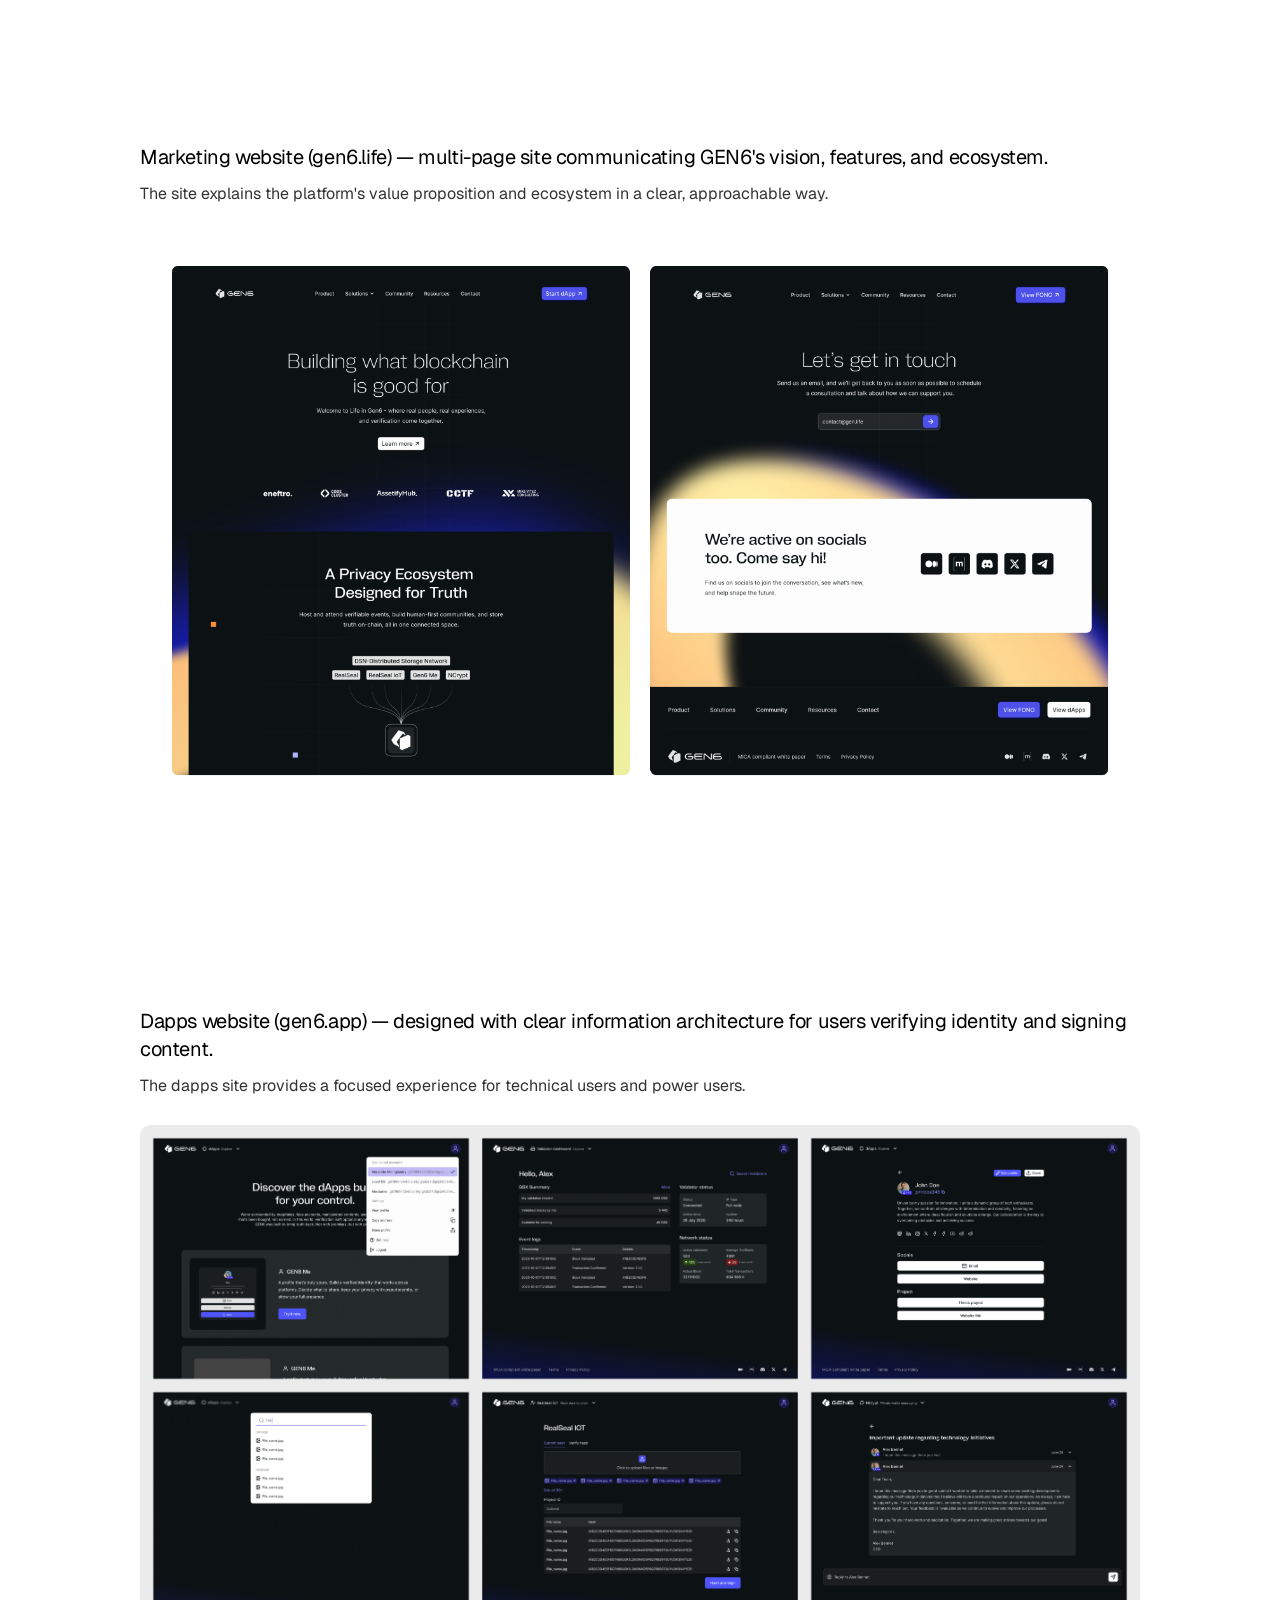
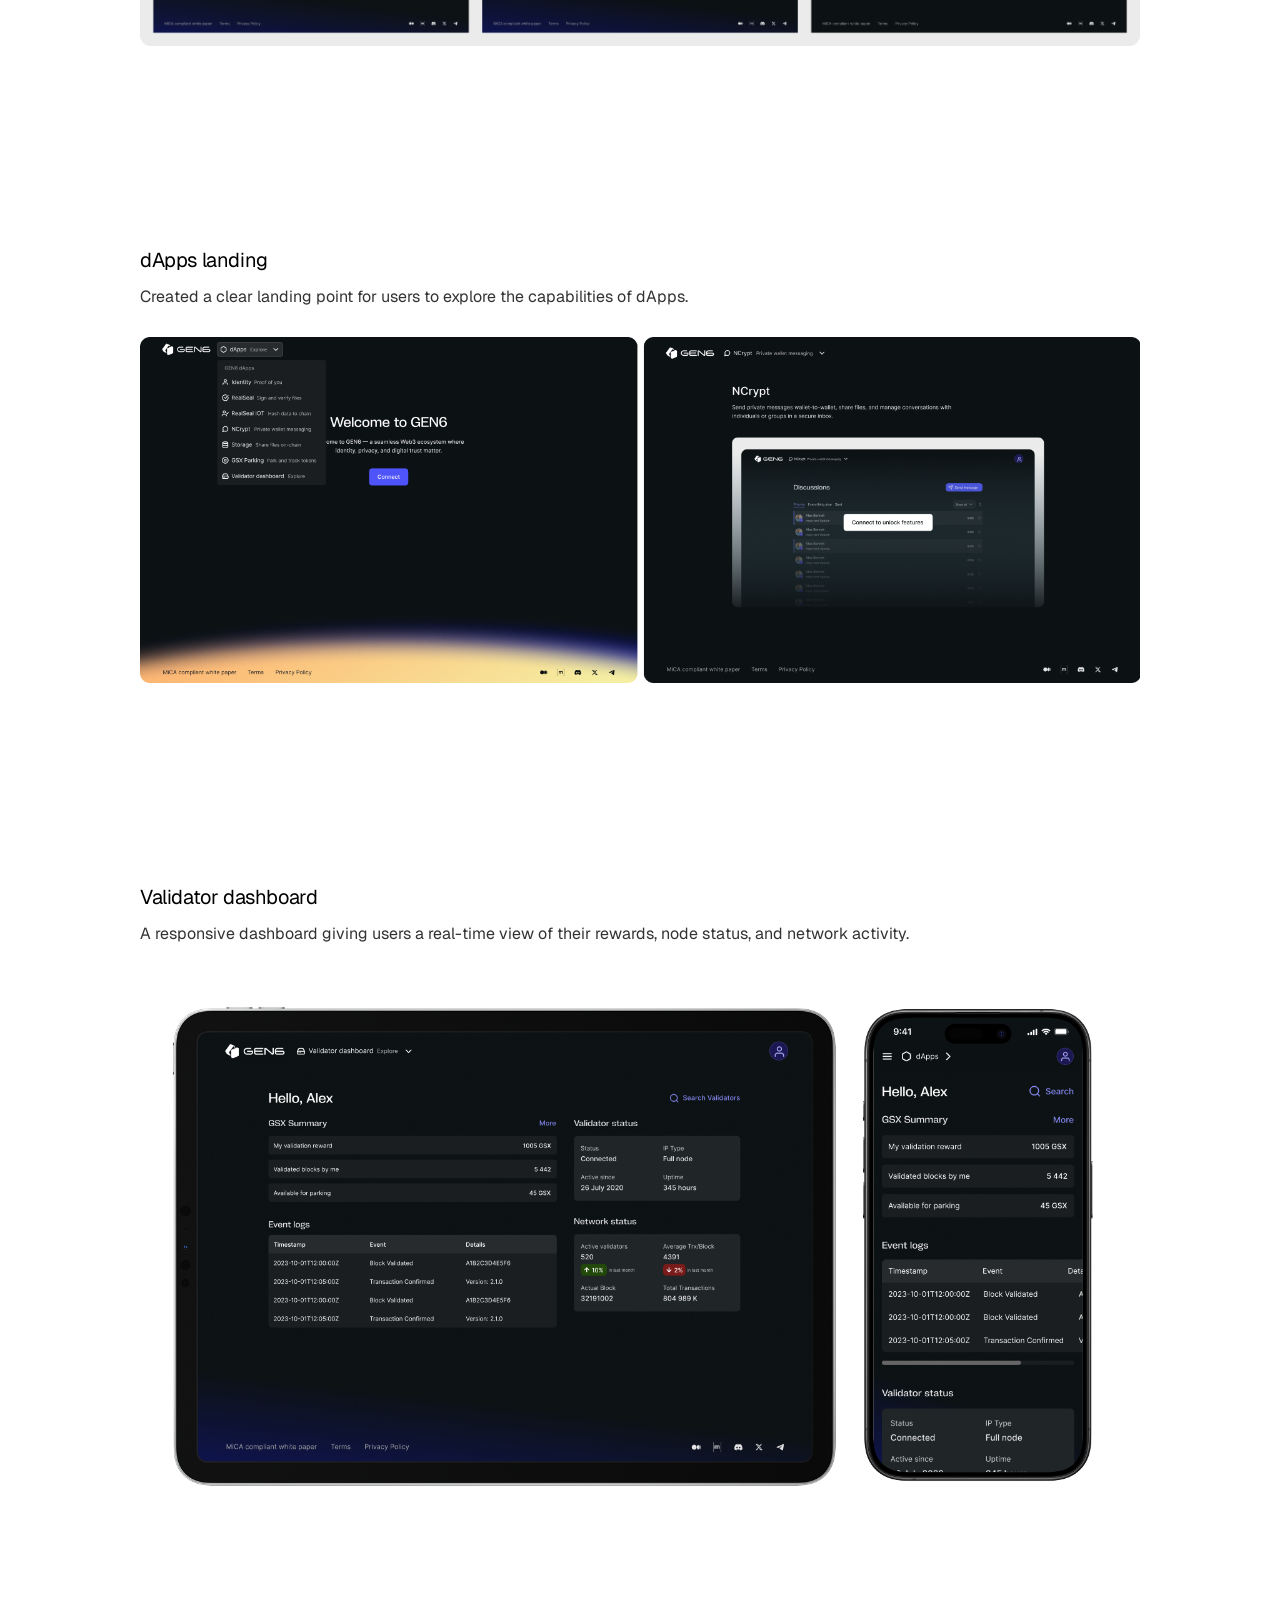
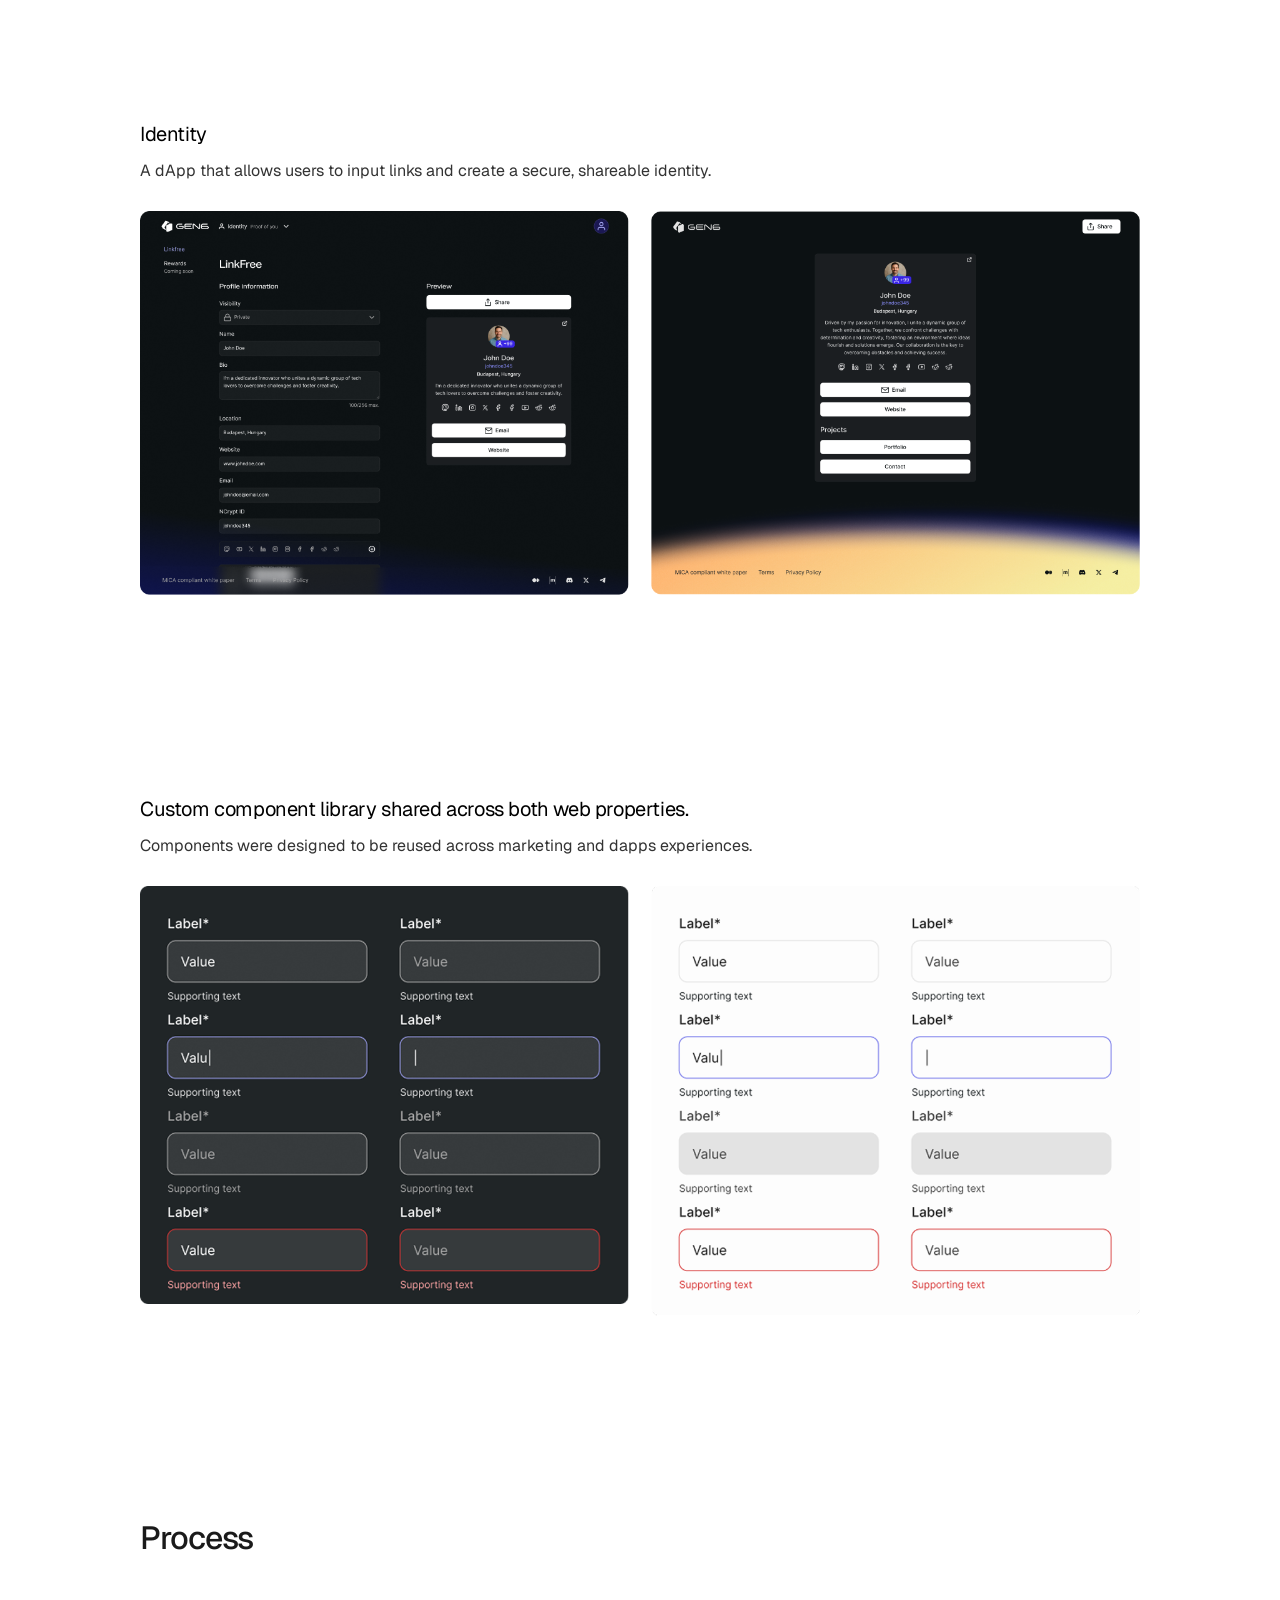
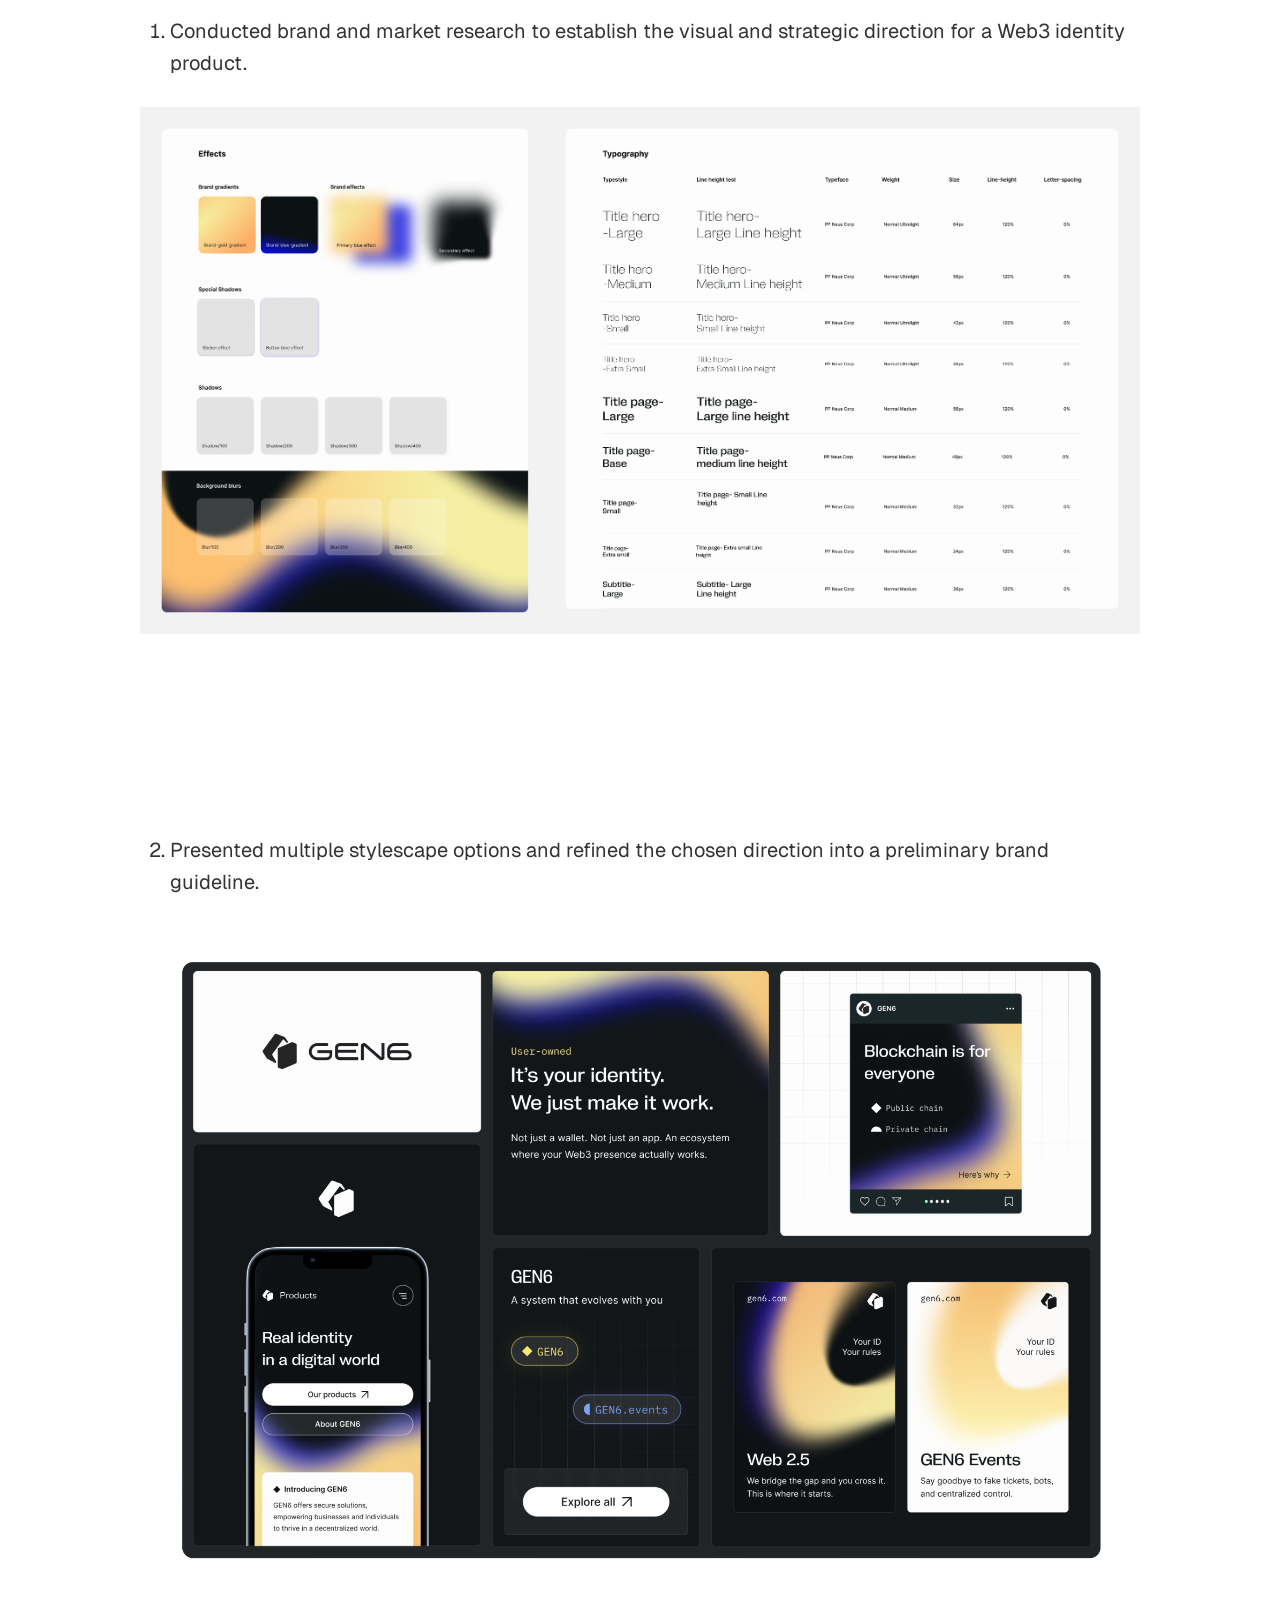
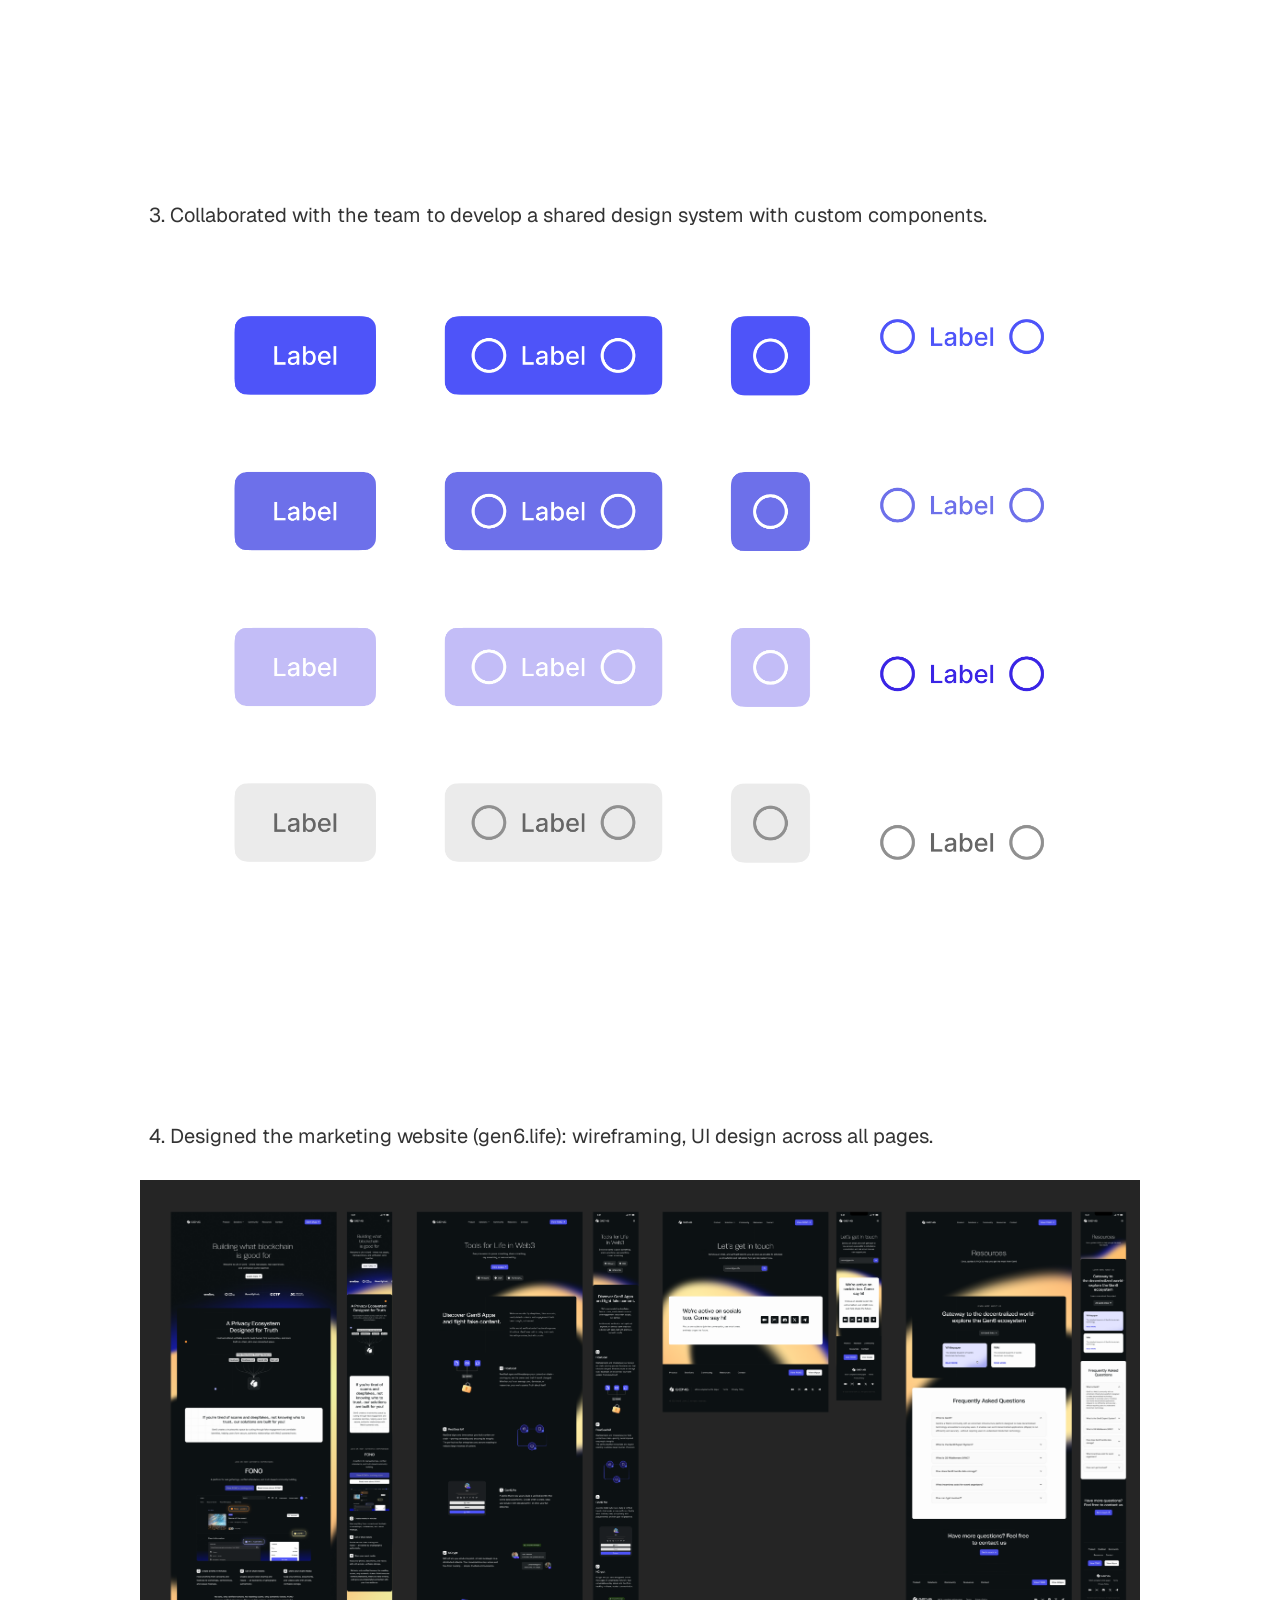
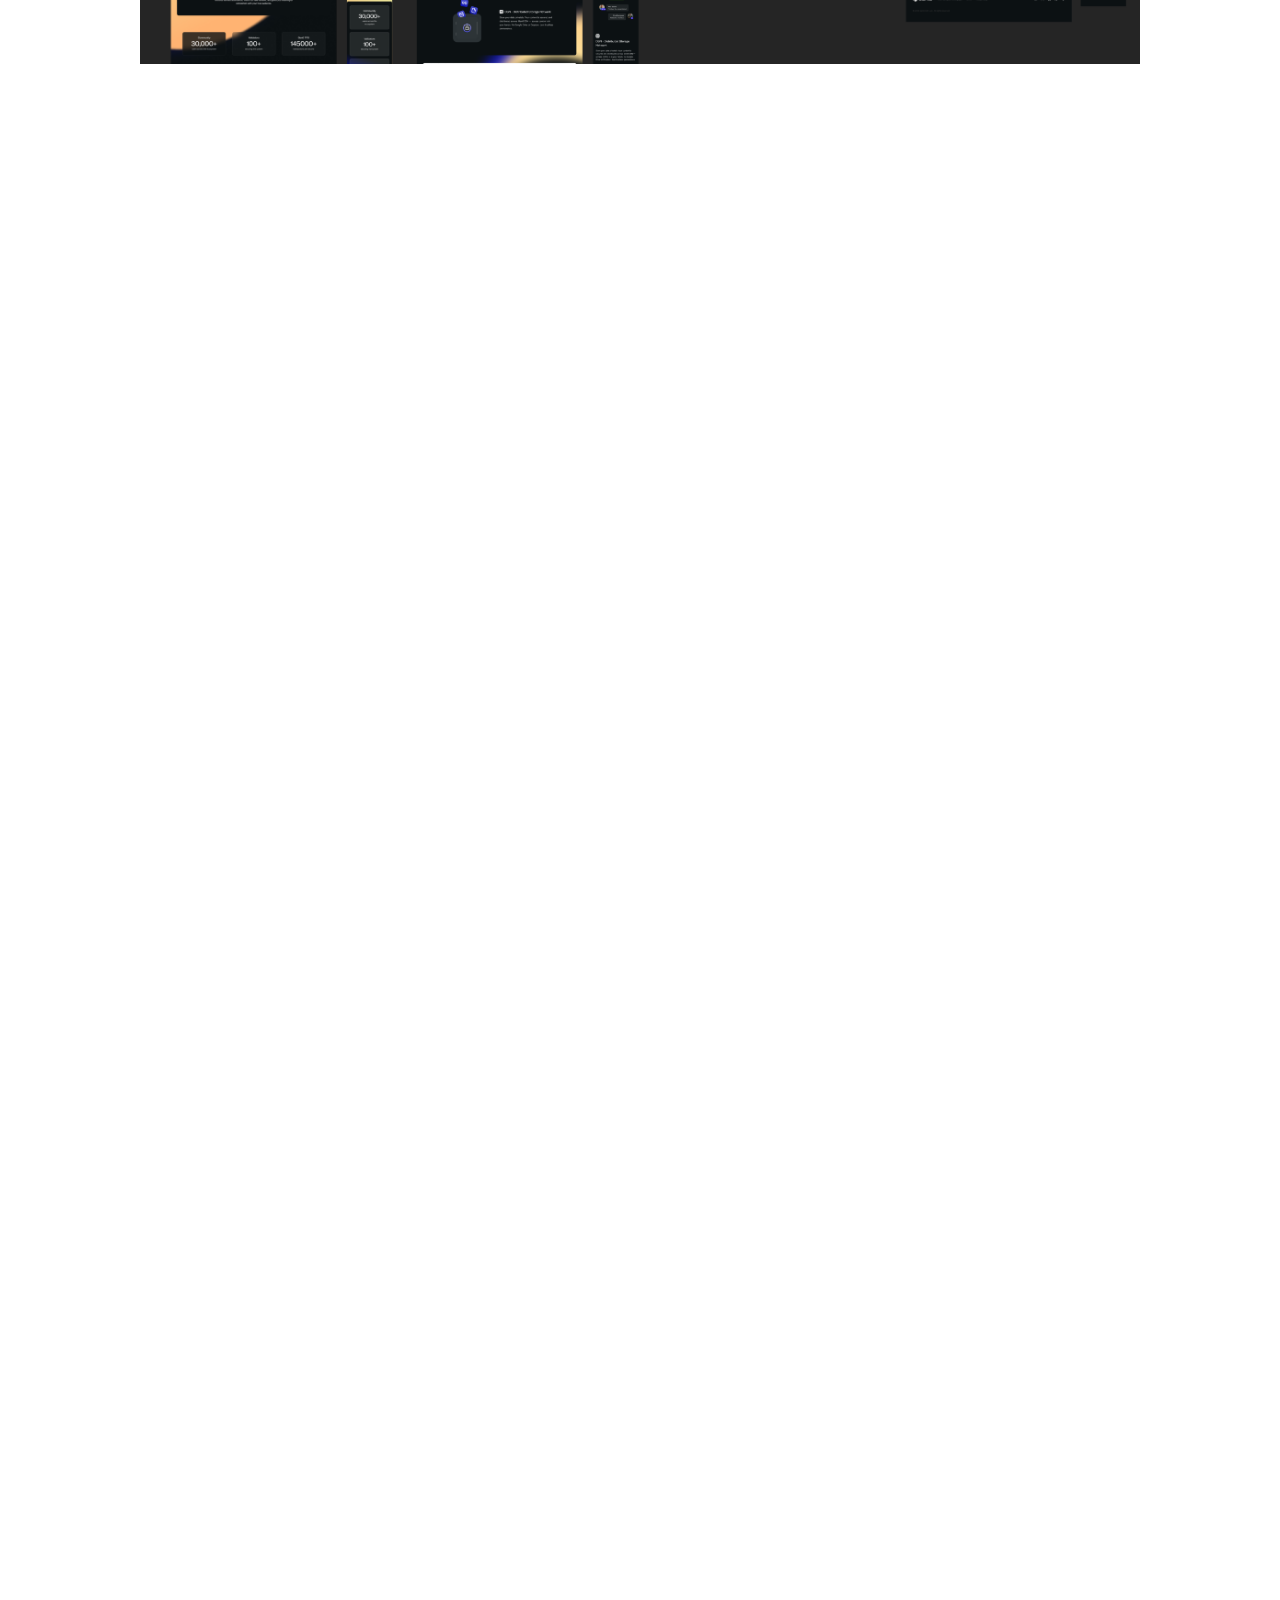
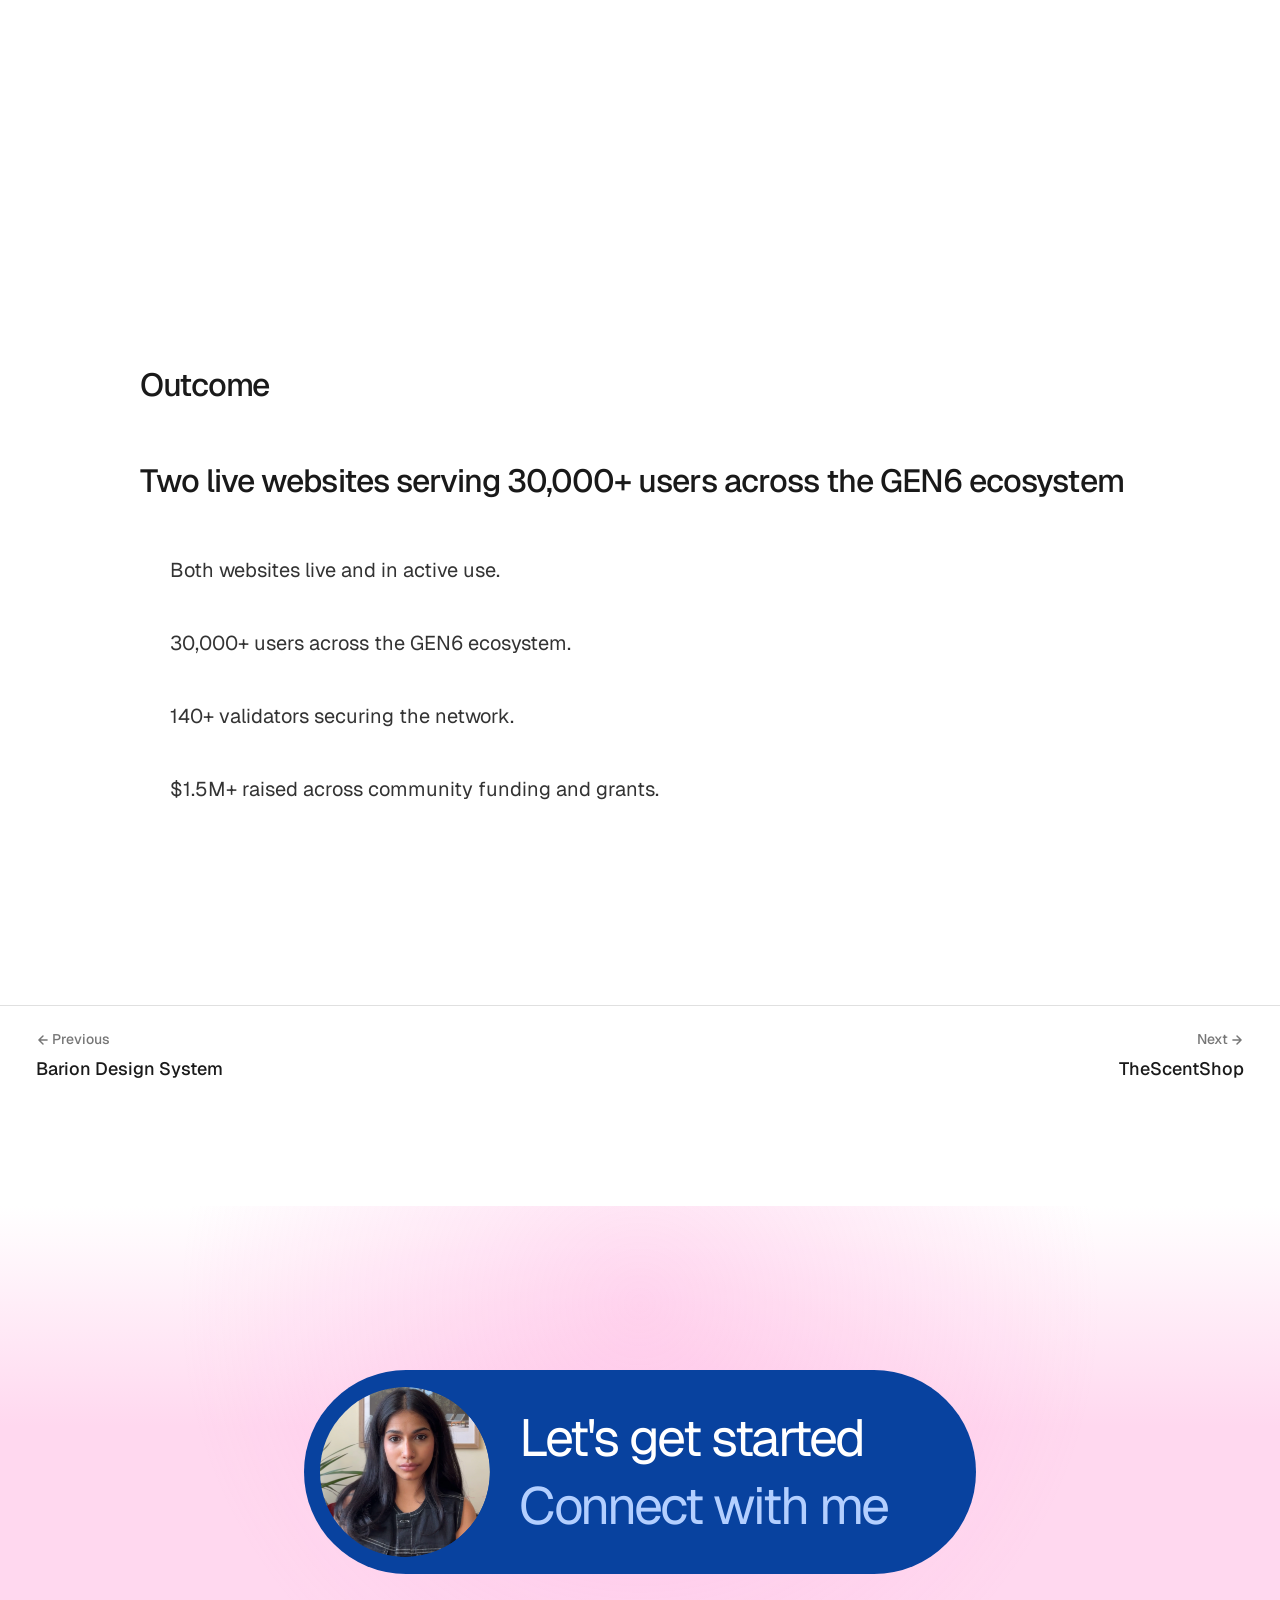
<file: gen6.html>
<!DOCTYPE html>
<html lang="en">
<head>
  <meta charset="UTF-8" />
  <script>
    // Plays the "zoom in" half of the page transition, before first
    // paint, using the click-origin the previous page stored. See
    // assets/page-transition.js for the outgoing half.
    (function () {
      var origin = sessionStorage.getItem('pt-origin');
      if (origin) {
        sessionStorage.removeItem('pt-origin');
        var parts = origin.split(',');
        document.documentElement.style.setProperty('--pt-x', parts[0] + '%');
        document.documentElement.style.setProperty('--pt-y', parts[1] + '%');
        document.documentElement.classList.add('pt-entering');
      }
    })();
  </script>
  <meta name="viewport" content="width=device-width, initial-scale=1.0" />
  <title>GEN6 — Archita Bose</title>
  <meta name="description" content="Case study: brand identity and product design for GEN6, a Web3 trust layer for identity verification, content authenticity, and encrypted communication." />
  <link rel="canonical" href="https://architabose.site/gen6" />
  <meta property="og:type" content="website" />
  <meta property="og:site_name" content="Archita Bose — Product &amp; Brand Designer" />
  <meta property="og:title" content="GEN6 — Archita Bose" />
  <meta property="og:description" content="Case study: brand identity and product design for GEN6, a Web3 trust layer for identity verification, content authenticity, and encrypted communication." />
  <meta property="og:image" content="https://architabose.site/assets/og-image.png" />
  <meta property="og:image:width" content="1200" />
  <meta property="og:image:height" content="600" />
  <meta property="og:url" content="https://architabose.site/gen6" />
  <meta name="twitter:card" content="summary_large_image" />
  <meta name="twitter:title" content="GEN6 — Archita Bose" />
  <meta name="twitter:description" content="Case study: brand identity and product design for GEN6, a Web3 trust layer for identity verification, content authenticity, and encrypted communication." />
  <meta name="twitter:image" content="https://architabose.site/assets/og-image.png" />
  <link rel="preconnect" href="https://fonts.googleapis.com" />
  <link rel="preconnect" href="https://fonts.gstatic.com" crossorigin />
  <link href="https://fonts.googleapis.com/css2?family=Geist:wght@300;400;500&family=Sorts+Mill+Goudy:ital@0;1&display=swap" rel="stylesheet" />
  <link rel="icon" href="assets/Favicon-light.png" media="(prefers-color-scheme: light)" />
  <link rel="icon" href="assets/Favicon-dark.png" media="(prefers-color-scheme: dark)" />
  <link rel="stylesheet" href="style.css" />
</head>
<body>

  <main class="cs-page">

    <!-- Top bar: back + section tabs -->
    <div class="cs-topbar">
      <div class="cs-topbar__inner">
        <a href="/" class="cs-back" aria-label="Back to all work">
          <img src="assets/arrow.svg" alt="←" style="transform: rotate(180deg);" />
        </a>
        <nav class="cs-tabs" id="csTabs">
          <span class="nav__highlight" id="csTabsHighlight" aria-hidden="true"></span>
          <a href="#summary" class="is-active">
            <svg class="cs-tabs__dots" viewBox="0 0 24 24" fill="none" xmlns="http://www.w3.org/2000/svg" aria-hidden="true">
              <circle cx="5" cy="12" r="2" fill="currentColor"/>
              <circle cx="12" cy="12" r="2" fill="currentColor"/>
              <circle cx="19" cy="12" r="2" fill="currentColor"/>
            </svg>
            <span class="cs-tabs__label">Summary</span>
          </a>
          <a href="#problem">Problem</a>
          <a href="#solution">Solution</a>
          <a href="#process">Process</a>
          <a href="#outcome">Outcome</a>
        </nav>
      </div>
    </div>

    <div class="cs-intro">
    <!-- Head: icon, title, subtitle + meta strip -->
    <div class="cs-head">
      <div class="cs-head__icon" style="background: none; box-shadow: none;">
        <img src="assets/logos/gen6.svg" alt="GEN6" style="width: 107px; height: 107px;" />
      </div>
      <div class="cs-head__text">
        <h1 class="cs-head__title">GEN6</h1>
        <p class="cs-head__sub">A Web3 platform built for the AI era — a trust layer enabling identity verification, content authenticity, and true end-to-end encrypted communication.</p>
      </div>
      <div class="cs-meta">
        <span class="cs-meta__pill"><img src="assets/proj/live-dot.svg" alt="" />Live</span>
        <span class="cs-meta__item">Product Designer</span>
        <span class="cs-meta__item">3 months (2024)</span>
        <span class="cs-meta__item">GEN6 Web (Marketing + dApps)</span>
        <a href="https://gen6.life" target="_blank" rel="noopener" class="cs-meta__chip">
          <span class="cs-meta__chip-icon cs-meta__chip-icon--logo"><img src="assets/logos/gen6.svg" alt="" /></span>
          GEN6 Website
        </a>
        <a href="https://gen6.app" target="_blank" rel="noopener" class="cs-meta__chip">
          <span class="cs-meta__chip-icon cs-meta__chip-icon--logo"><img src="assets/logos/gen6.svg" alt="" /></span>
          dApps
        </a>
      </div>
    </div>

    <!-- Hero image -->
    <div class="cs-hero" style="width: 90%; height: auto;">
      <img src="assets/Project images/Project Heros/Gen6.png" alt="GEN6 platform" style="height: auto;" />
    </div>
    </div>

    <!-- Summary -->
    <section class="cs-section cs-section--wide" id="summary">
      <h2 class="cs-section__heading">Summary</h2>
      <div class="cs-lead">
        <p>GEN6 is a Web3 platform built for the AI era, helping users verify creator identity and content authenticity, sign messages and media, and communicate with true end-to-end encryption.<br />I designed the brand identity and two connected digital experiences — a marketing website and decentralised apps site — to make a complex trust-layer product feel credible, approachable, and ready for a broad Web3 audience.</p>
        <div>
          <p>During this project, I owned:</p>
          <ul>
            <li>The brand identity and visual direction, from research and stylescapes to a preliminary brand guideline.</li>
            <li>The design of the marketing website, communicating GEN6's vision, features, and ecosystem across multiple pages.</li>
            <li>The design of the dapps site, including information architecture, wireframing, and full UI design for identity verification and content signing flows.</li>
            <li>A shared component library and design system in collaboration with the development team.</li>
            <li>A cohesive product and brand experience across two live websites: gen6.life and gen6.app.</li>
          </ul>
        </div>
      </div>
      <div class="cs-stats">
        <div class="cs-stat">
          <span class="cs-stat__num">30 000+</span>
          <span class="cs-stat__label">Users</span>
        </div>
        <div class="cs-stat">
          <span class="cs-stat__num">140+</span>
          <span class="cs-stat__label">Validators</span>
        </div>
        <div class="cs-stat">
          <span class="cs-stat__num">$1.5M+</span>
          <span class="cs-stat__label">Raised</span>
        </div>
        <div class="cs-stat">
          <span class="cs-stat__num">12+</span>
          <span class="cs-stat__label">Ecosystem partners</span>
        </div>
        <div class="cs-stat">
          <span class="cs-stat__num">2</span>
          <span class="cs-stat__label">Live websites</span>
        </div>
      </div>
    </section>

    <!-- Problem -->
    <section class="cs-section" id="problem">
      <h2 class="cs-section__heading">Problem</h2>
      <div class="cs-grid">
        <div class="cs-card">
          <p class="cs-card__title">No brand foundation</p>
          <p class="cs-card__text">GEN6 had no brand identity, visual language, or strategic foundation to present a complex Web3 product to a broad audience.</p>
        </div>
        <div class="cs-card">
          <p class="cs-card__title">Two distinct presences needed</p>
          <p class="cs-card__text">The product needed two distinct but cohesive digital presences: a marketing site and a dapps interface for technical users.</p>
        </div>
        <div class="cs-card">
          <p class="cs-card__title">Trust vs. approachability</p>
          <p class="cs-card__text">The design had to build trust and credibility while remaining approachable — a difficult balance in a category often associated with complexity.</p>
        </div>
        <div class="cs-card">
          <p class="cs-card__title">High cognitive load</p>
          <p class="cs-card__text">UI clutter slowed users down and made the payment flow feel heavier.</p>
        </div>
      </div>
    </section>

    <!-- Solution -->
    <section class="cs-section" id="solution">
      <h2 class="cs-section__heading">Solution</h2>
      <div class="cs-blocks">

        <div class="cs-block">
          <div class="cs-block__text">
            <p class="cs-block__statement">Comprehensive brand identity and brand guideline suited to a Web3 audience.</p>
            <p class="cs-block__support">This gave the platform a clear foundation for marketing and product experiences.</p>
          </div>
          <img src="assets/Project images/GEN6/Brand.png" alt="GEN6 brand identity and guideline" style="max-width: 1000px;" />
        </div>

        <div class="cs-block">
          <div class="cs-block__text">
            <p class="cs-block__statement">Marketing website (gen6.life) — multi-page site communicating GEN6's vision, features, and ecosystem.</p>
            <p class="cs-block__support">The site explains the platform's value proposition and ecosystem in a clear, approachable way.</p>
          </div>
          <img src="assets/Project images/GEN6/Marketing.png" alt="GEN6 marketing website" style="max-width: 1000px;" />
        </div>

        <div class="cs-block">
          <div class="cs-block__text">
            <p class="cs-block__statement">Dapps website (gen6.app) — designed with clear information architecture for users verifying identity and signing content.</p>
            <p class="cs-block__support">The dapps site provides a focused experience for technical users and power users.</p>
          </div>
          <img src="assets/Project images/GEN6/dapps.png" alt="GEN6 dapps website" style="max-width: 1000px;" />
        </div>

        <div class="cs-block">
          <div class="cs-block__text">
            <p class="cs-block__statement">dApps landing</p>
            <p class="cs-block__support">Created a clear landing point for users to explore the capabilities of dApps.</p>
          </div>
          <img src="assets/Project images/GEN6/dapps-landing.png" alt="GEN6 dApps landing page" style="max-width: 1000px;" />
        </div>

        <div class="cs-block">
          <div class="cs-block__text">
            <p class="cs-block__statement">Validator dashboard</p>
            <p class="cs-block__support">A responsive dashboard giving users a real-time view of their rewards, node status, and network activity.</p>
          </div>
          <img src="assets/Project images/GEN6/Validator dashboard.png" alt="GEN6 validator dashboard" style="max-width: 1000px;" />
        </div>

        <div class="cs-block">
          <div class="cs-block__text">
            <p class="cs-block__statement">Identity</p>
            <p class="cs-block__support">A dApp that allows users to input links and create a secure, shareable identity.</p>
          </div>
          <img src="assets/Project images/GEN6/Identity.png" alt="GEN6 Identity dApp" style="max-width: 1000px;" />
        </div>

        <div class="cs-block">
          <div class="cs-block__text">
            <p class="cs-block__statement">Custom component library shared across both web properties.</p>
            <p class="cs-block__support">Components were designed to be reused across marketing and dapps experiences.</p>
          </div>
          <img src="assets/Project images/GEN6/input-component.png" alt="GEN6 shared component library" style="max-width: 1000px;" />
        </div>

      </div>
    </section>

    <!-- Process -->
    <section class="cs-section" id="process">
      <h2 class="cs-section__heading">Process</h2>
      <div class="cs-blocks">
        <div class="cs-block">
          <ol start="1">
            <li>Conducted brand and market research to establish the visual and strategic direction for a Web3 identity product.</li>
          </ol>
          <img src="assets/Project images/GEN6/Design.png" alt="Brand and market research" style="max-width: 1000px;" />
        </div>

        <div class="cs-block">
          <ol start="2">
            <li>Presented multiple stylescape options and refined the chosen direction into a preliminary brand guideline.</li>
          </ol>
          <img src="assets/Project images/GEN6/Stylescape final.png" alt="Stylescape exploration" style="max-width: 1000px;" />
        </div>

        <div class="cs-block">
          <ol start="3">
            <li>Collaborated with the team to develop a shared design system with custom components.</li>
          </ol>
          <img src="assets/Project images/GEN6/Components.png" alt="Shared component library — form states" style="max-width: 1000px;" />
        </div>

        <div class="cs-block">
          <ol start="4">
            <li>Designed the marketing website (gen6.life): wireframing, UI design across all pages.</li>
          </ol>
          <img src="assets/Project images/GEN6/Website.png" alt="GEN6 marketing site pages" style="max-width: 1000px;" />
        </div>

        <div class="cs-block">
          <ol start="5">
            <li>Designed the dapps site (gen6.app): information architecture, wireframing, and full UI design.</li>
          </ol>
          <img src="assets/Project images/GEN6/IA-dapps.png" alt="GEN6 dapps information architecture" style="max-width: 1000px;" />
          <img src="assets/Project images/GEN6/dapp.png" alt="GEN6 dapps interface" style="max-width: 1000px;" />
        </div>
      </div>
    </section>

    <!-- Outcome -->
    <section class="cs-section" id="outcome">
      <h2 class="cs-section__heading">Outcome</h2>
      <p class="cs-outcome-statement">Two live websites serving 30,000+ users across the GEN6 ecosystem</p>
      <ul class="cs-list">
        <li>Both websites live and in active use.</li>
        <li>30,000+ users across the GEN6 ecosystem.</li>
        <li>140+ validators securing the network.</li>
        <li>$1.5M+ raised across community funding and grants.</li>
      </ul>
    </section>

    <!-- Prev / Next -->
    <nav class="cs-pagenav">
      <a href="/barion-brand.html">
        <div class="cs-pagenav__col">
          <span class="cs-pagenav__dir"><img src="assets/arrow.svg" alt="" style="width:14px;height:14px;transform:rotate(180deg);" />Previous</span>
          <span class="cs-pagenav__title">Barion Design System</span>
        </div>
      </a>
      <a href="/thescentshop.html">
        <div class="cs-pagenav__col cs-pagenav__col--next">
          <span class="cs-pagenav__dir">Next<img src="assets/arrow.svg" alt="" style="width:14px;height:14px;" /></span>
          <span class="cs-pagenav__title">TheScentShop</span>
        </div>
      </a>
    </nav>

    <!-- CTA / Footer -->
    <section class="cta cta--footer">
      <div class="container">
        <a href="https://calendar.google.com/calendar/u/0/appointments/schedules/AcZssZ2vW4RpSZejLxgmTTMDxvm0J0nFDjnOiR7LTaFAJMQobYHZuZXFCARJ-3xcp2Z6rQBIwjYaGinx" target="_blank" rel="noopener" class="cta__pill">
          <div class="cta__photo-wrap">
            <img src="assets/photo-pill.png" alt="Archita Bose" class="cta__photo" />
          </div>
          <div class="cta__text">
            <span class="cta__line1">Let's get started</span>
            <span class="cta__line2">
              Connect with me
              <img src="assets/arrow-right-blue.svg" alt="→" class="cta__arrow" />
            </span>
          </div>
        </a>
        <div class="cta__links">
          <a href="mailto:message@architabose.site">message@architabose.site</a>
          <a href="https://www.instagram.com/architaness" target="_blank" rel="noopener">Instagram</a>
          <a href="https://www.linkedin.com/in/architabose/" target="_blank" rel="noopener">Linkedin</a>
        </div>
      </div>
    </section>

  </main>

  <script src="assets/cs-nav.js"></script>
  <script src="assets/cta-glow.js"></script>

  <script src="assets/page-transition.js"></script>
</body>
</html>
</file>
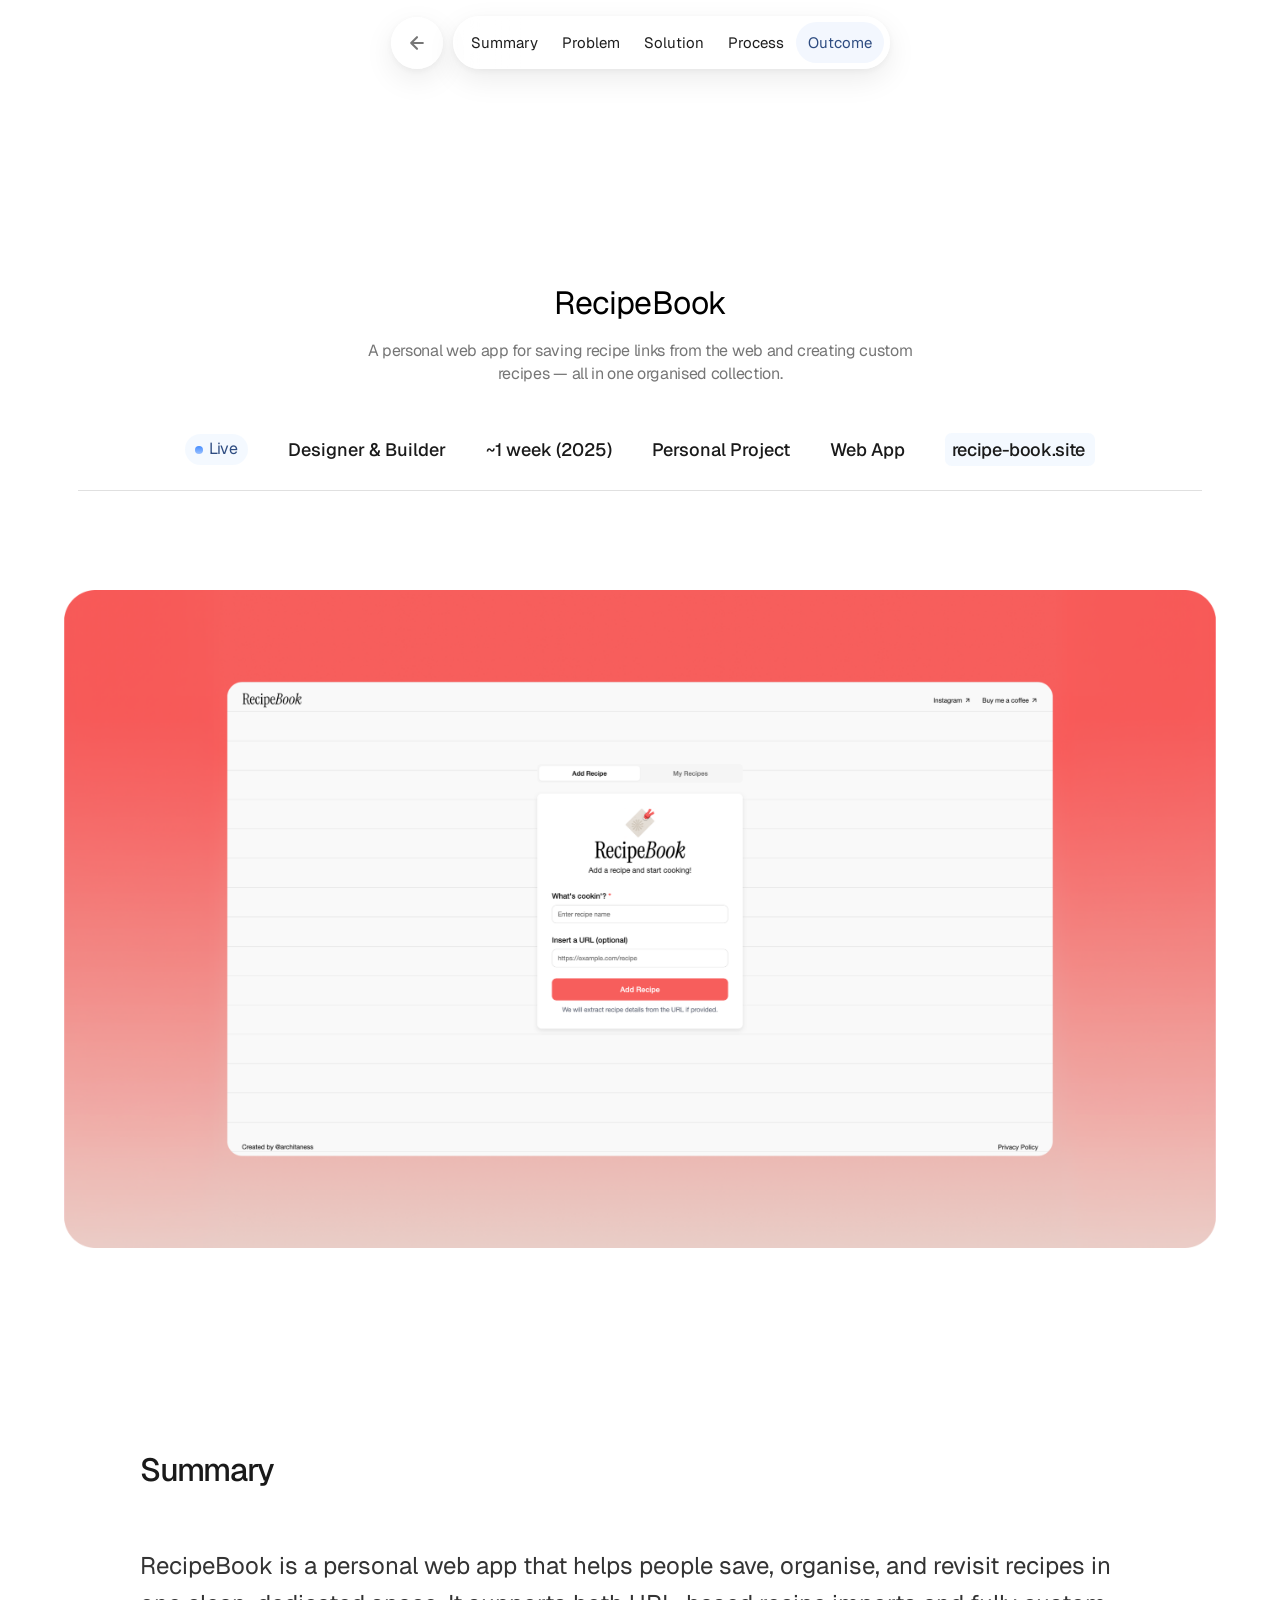
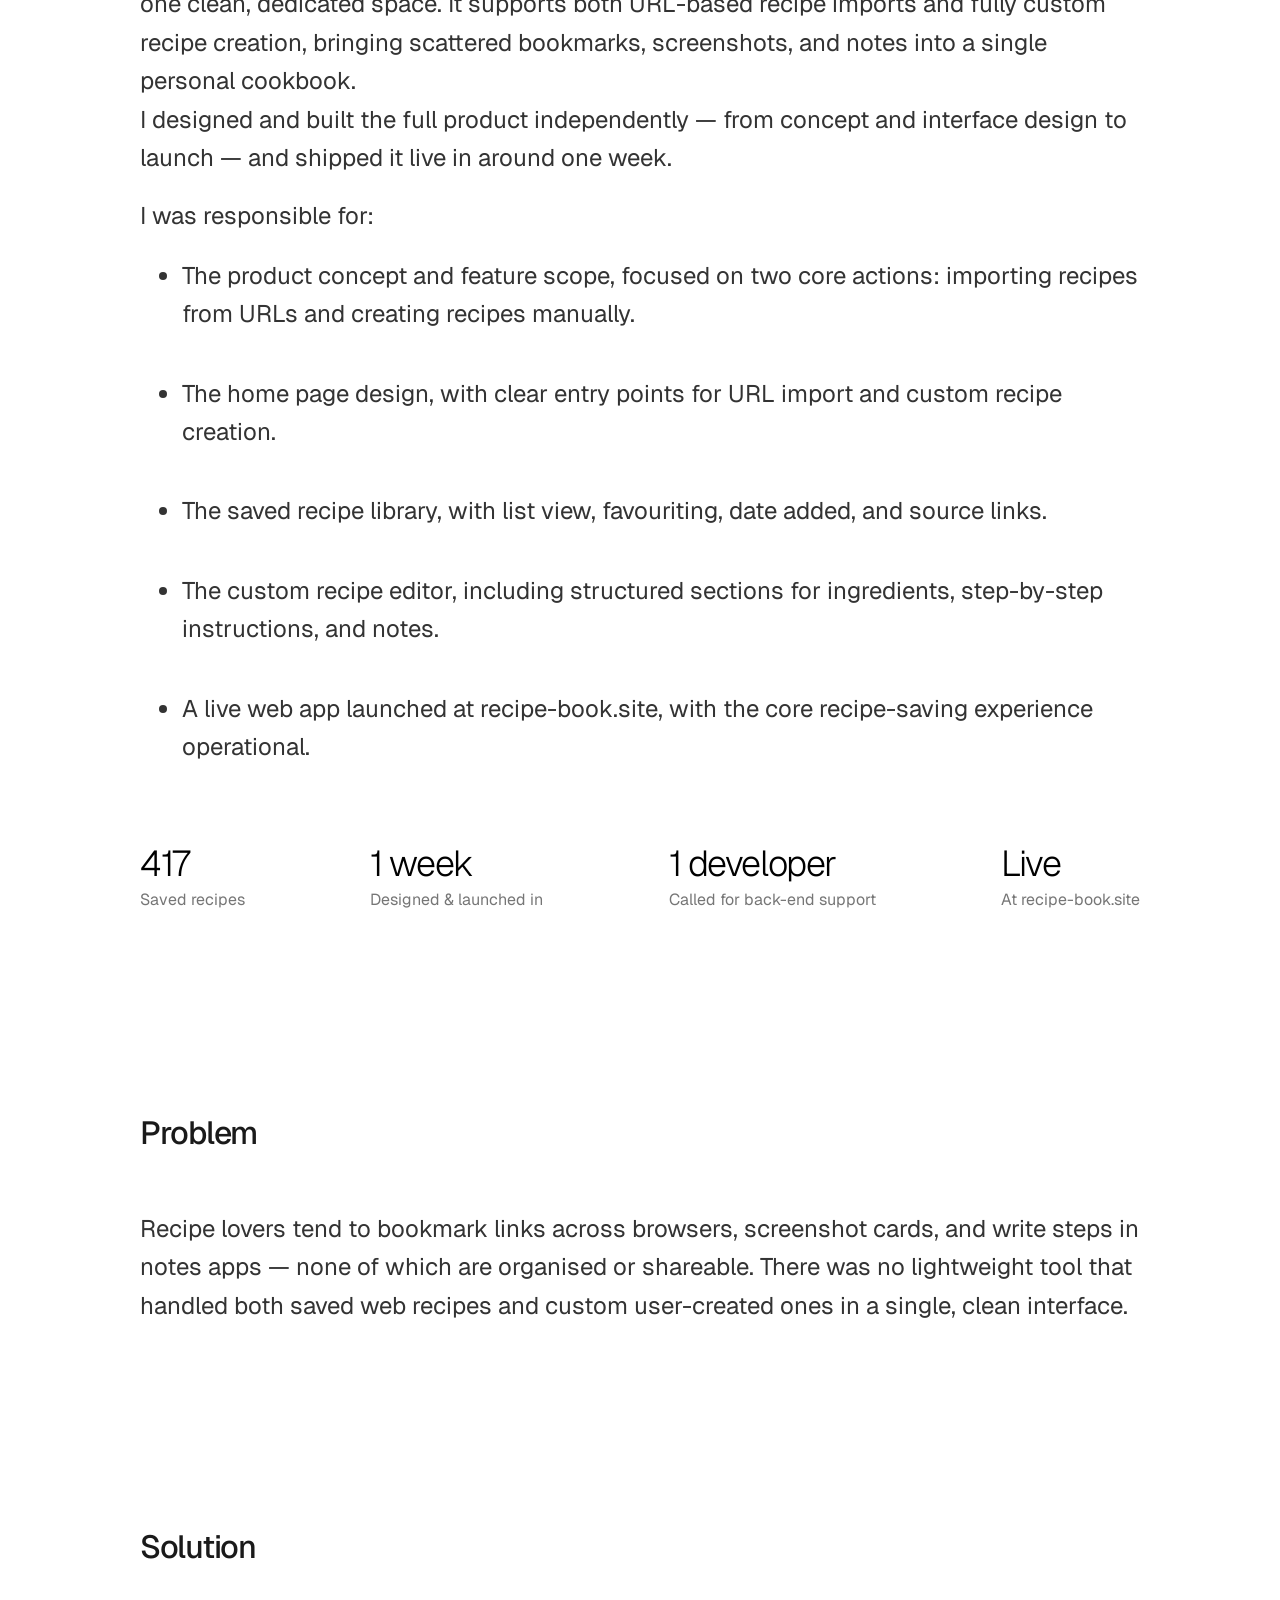
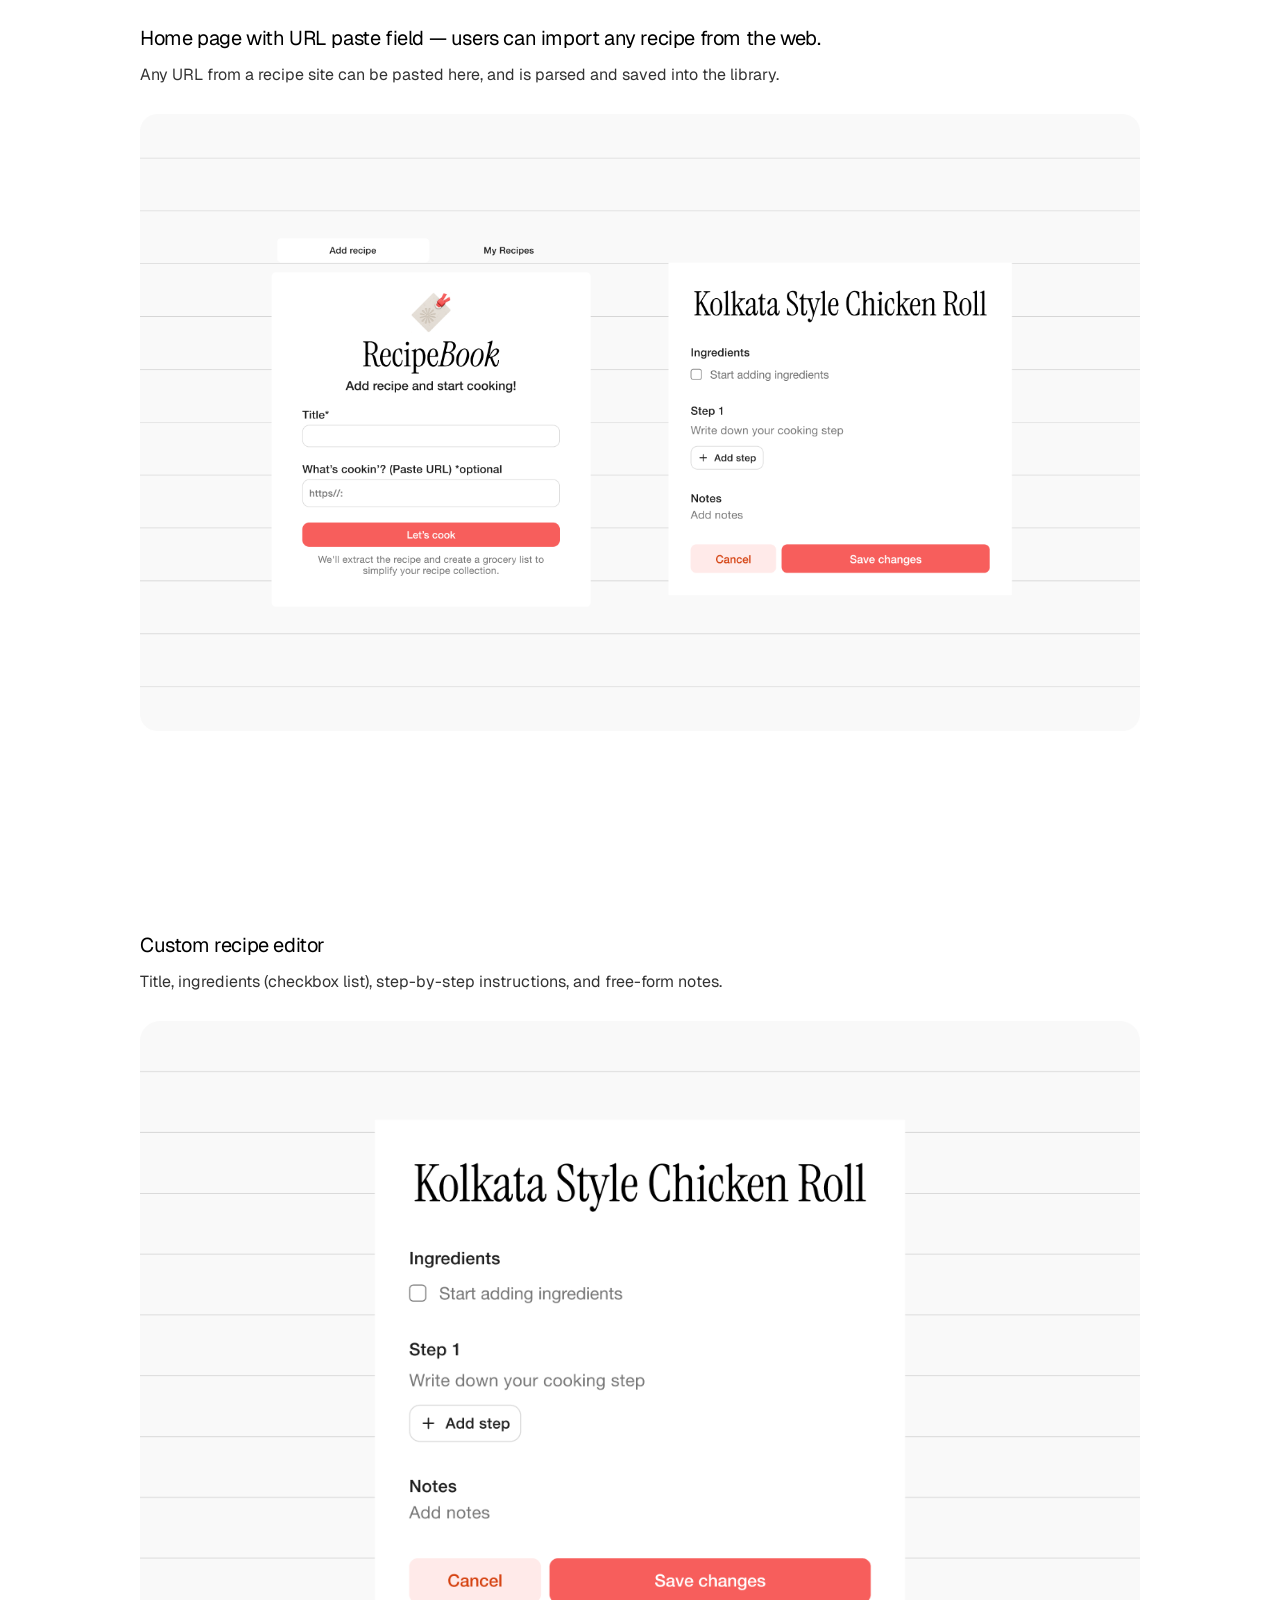
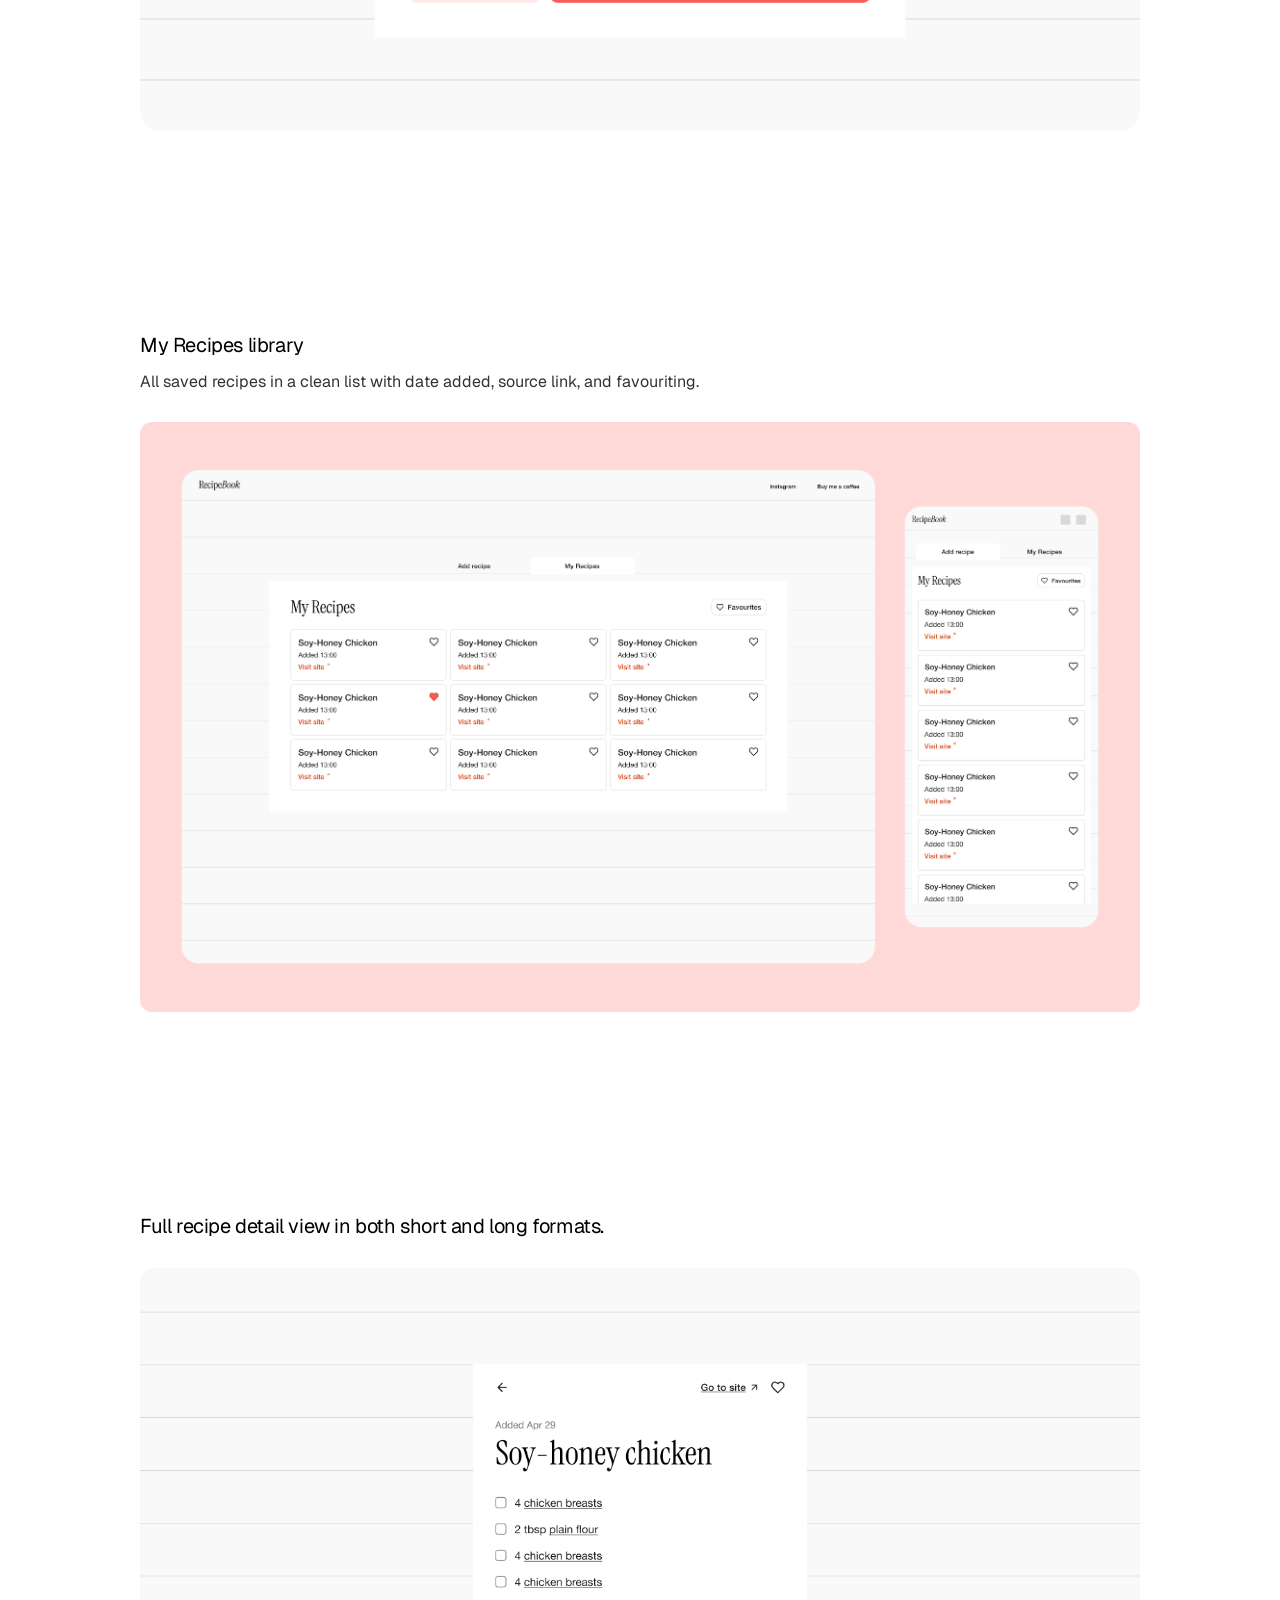
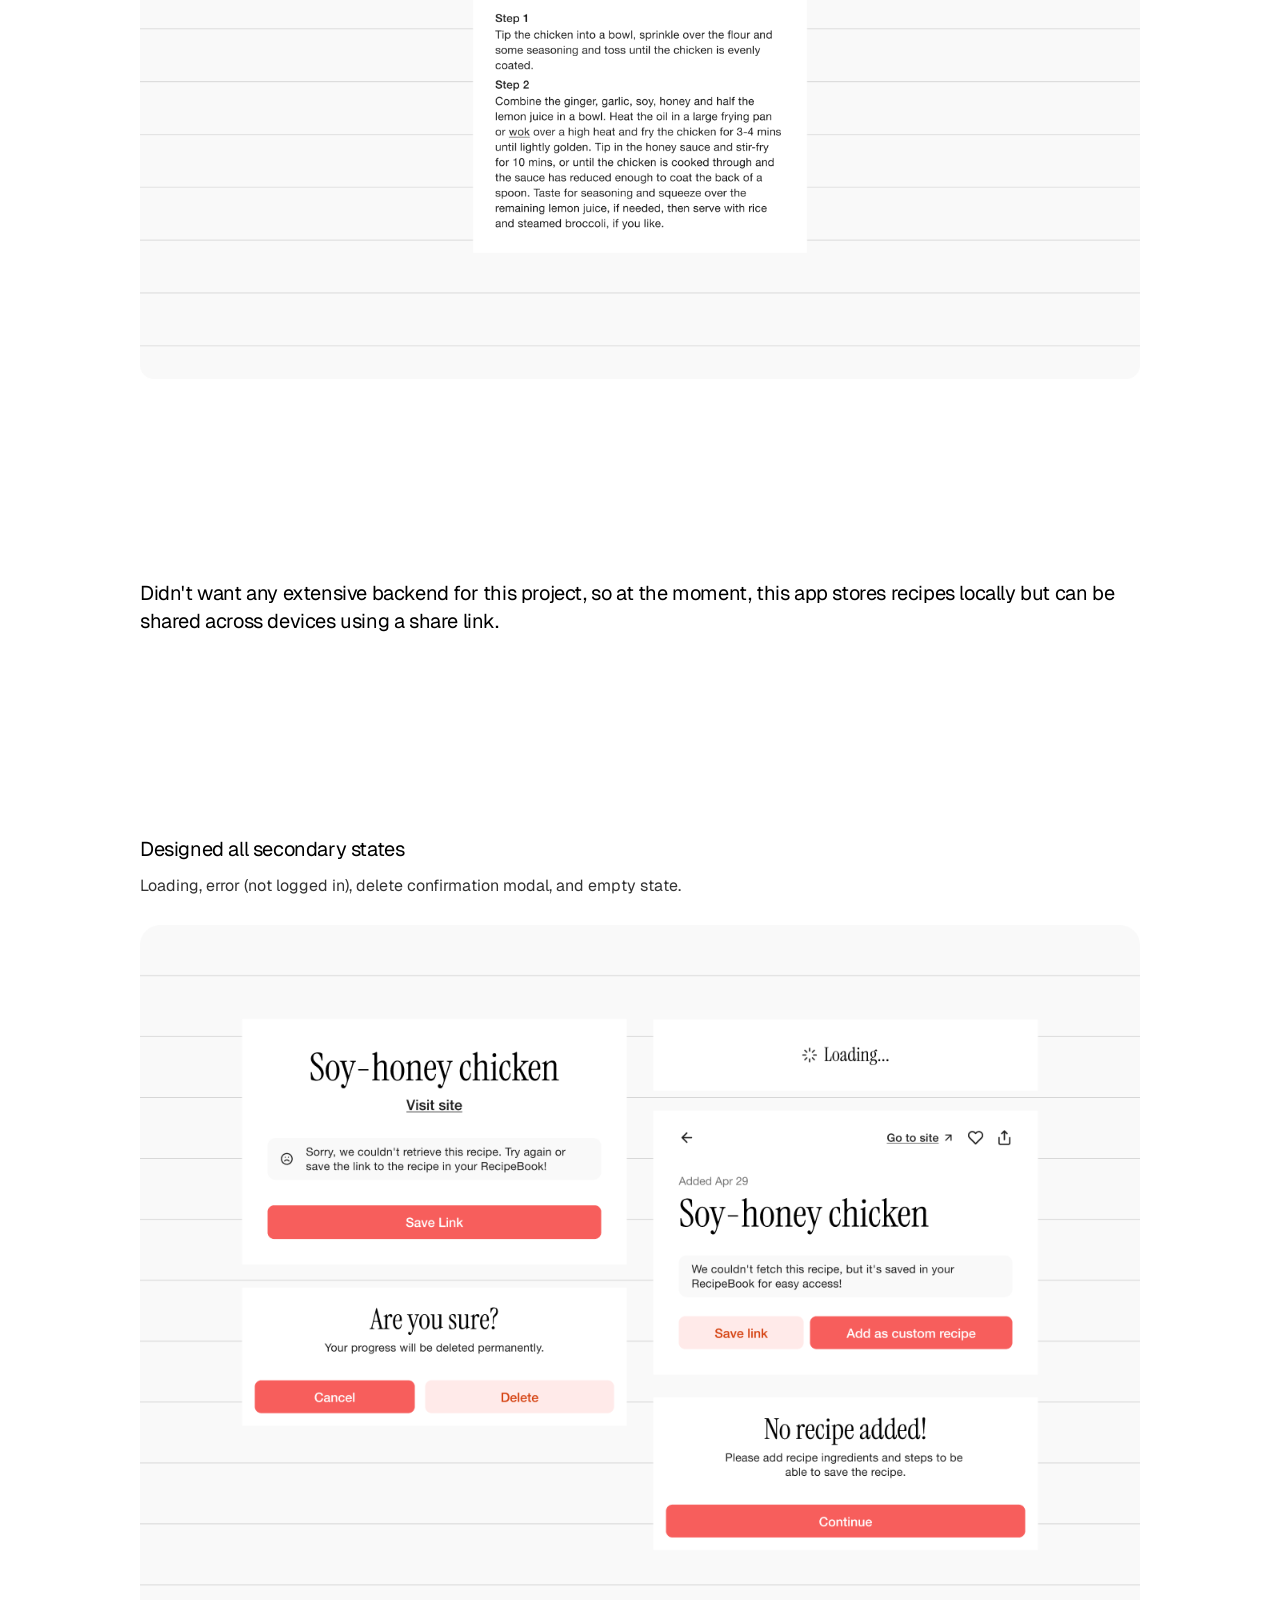
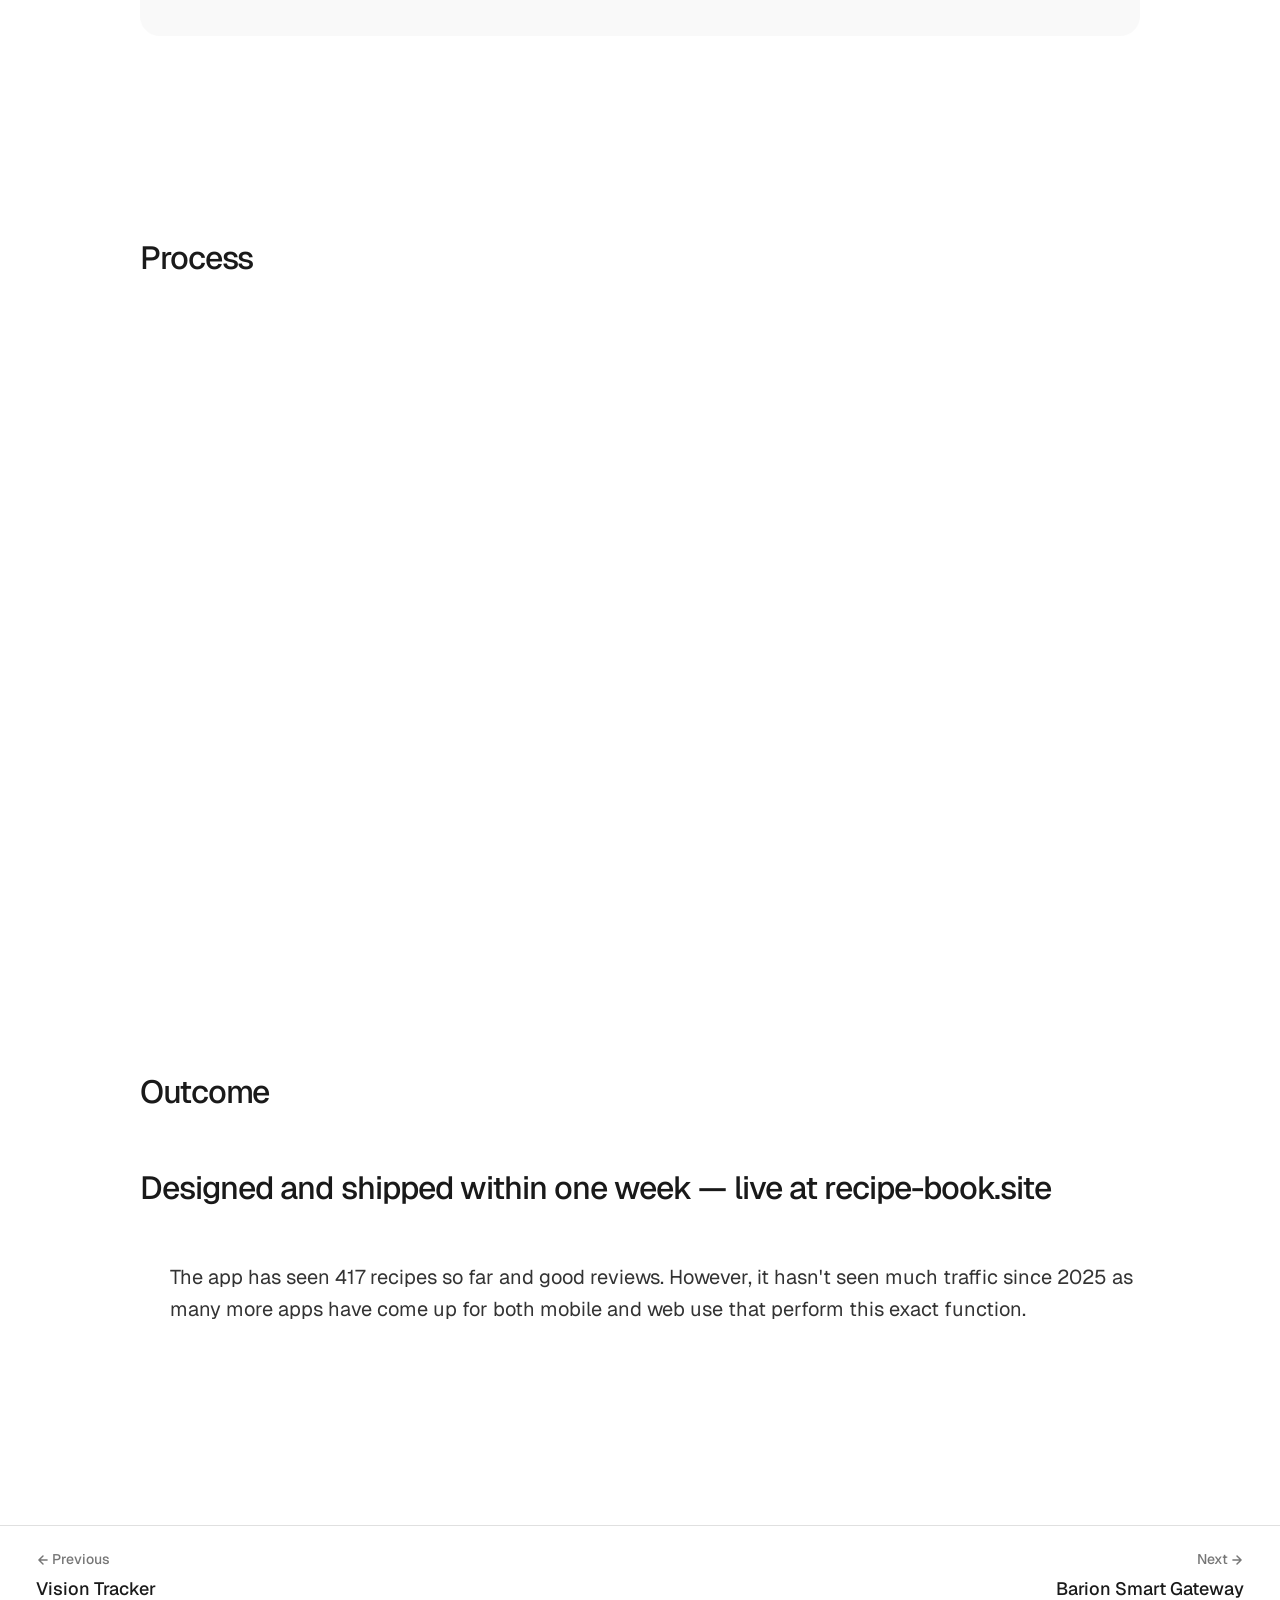
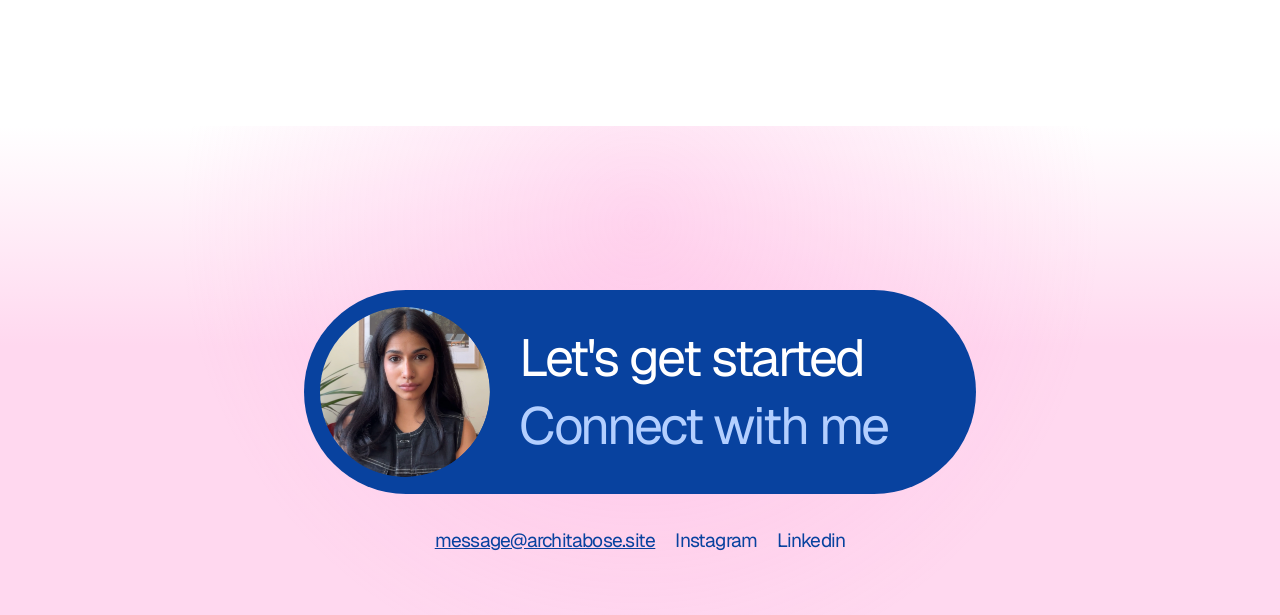
<file: recipebook.html>
<!DOCTYPE html>
<html lang="en">
<head>
  <meta charset="UTF-8" />
  <script>
    // Plays the "zoom in" half of the page transition, before first
    // paint, using the click-origin the previous page stored. See
    // assets/page-transition.js for the outgoing half.
    (function () {
      var origin = sessionStorage.getItem('pt-origin');
      if (origin) {
        sessionStorage.removeItem('pt-origin');
        var parts = origin.split(',');
        document.documentElement.style.setProperty('--pt-x', parts[0] + '%');
        document.documentElement.style.setProperty('--pt-y', parts[1] + '%');
        document.documentElement.classList.add('pt-entering');
      }
    })();
  </script>
  <meta name="viewport" content="width=device-width, initial-scale=1.0" />
  <title>RecipeBook — Archita Bose</title>
  <meta name="description" content="Case study: RecipeBook, a personal web app for saving recipe links from the web and creating custom recipes, all in one organised collection." />
  <link rel="canonical" href="https://architabose.site/recipebook" />
  <meta property="og:type" content="website" />
  <meta property="og:site_name" content="Archita Bose — Product &amp; Brand Designer" />
  <meta property="og:title" content="RecipeBook — Archita Bose" />
  <meta property="og:description" content="Case study: RecipeBook, a personal web app for saving recipe links from the web and creating custom recipes, all in one organised collection." />
  <meta property="og:image" content="https://architabose.site/assets/og-image.png" />
  <meta property="og:image:width" content="1200" />
  <meta property="og:image:height" content="600" />
  <meta property="og:url" content="https://architabose.site/recipebook" />
  <meta name="twitter:card" content="summary_large_image" />
  <meta name="twitter:title" content="RecipeBook — Archita Bose" />
  <meta name="twitter:description" content="Case study: RecipeBook, a personal web app for saving recipe links from the web and creating custom recipes, all in one organised collection." />
  <meta name="twitter:image" content="https://architabose.site/assets/og-image.png" />
  <link rel="preconnect" href="https://fonts.googleapis.com" />
  <link rel="preconnect" href="https://fonts.gstatic.com" crossorigin />
  <link href="https://fonts.googleapis.com/css2?family=Geist:wght@300;400;500&family=Sorts+Mill+Goudy:ital@0;1&display=swap" rel="stylesheet" />
  <link rel="icon" href="assets/Favicon-light.png" media="(prefers-color-scheme: light)" />
  <link rel="icon" href="assets/Favicon-dark.png" media="(prefers-color-scheme: dark)" />
  <link rel="stylesheet" href="style.css" />
</head>
<body>

  <main class="cs-page">

    <!-- Top bar: back + section tabs -->
    <div class="cs-topbar">
      <div class="cs-topbar__inner">
        <a href="/" class="cs-back" aria-label="Back to all work">
          <img src="assets/arrow.svg" alt="←" style="transform: rotate(180deg);" />
        </a>
        <nav class="cs-tabs" id="csTabs">
          <span class="nav__highlight" id="csTabsHighlight" aria-hidden="true"></span>
          <a href="#summary" class="is-active">
            <svg class="cs-tabs__dots" viewBox="0 0 24 24" fill="none" xmlns="http://www.w3.org/2000/svg" aria-hidden="true">
              <circle cx="5" cy="12" r="2" fill="currentColor"/>
              <circle cx="12" cy="12" r="2" fill="currentColor"/>
              <circle cx="19" cy="12" r="2" fill="currentColor"/>
            </svg>
            <span class="cs-tabs__label">Summary</span>
          </a>
          <a href="#problem">Problem</a>
          <a href="#solution">Solution</a>
          <a href="#process">Process</a>
          <a href="#outcome">Outcome</a>
        </nav>
      </div>
    </div>

    <div class="cs-intro">
    <!-- Head: icon, title, subtitle + meta strip -->
    <div class="cs-head">
      <div class="cs-head__text">
        <h1 class="cs-head__title">RecipeBook</h1>
        <p class="cs-head__sub">A personal web app for saving recipe links from the web and creating custom recipes — all in one organised collection.</p>
      </div>
      <div class="cs-meta">
        <span class="cs-meta__pill"><img src="assets/proj/live-dot.svg" alt="" />Live</span>
        <span class="cs-meta__item">Designer &amp; Builder</span>
        <span class="cs-meta__item">~1 week (2025)</span>
        <span class="cs-meta__item">Personal Project</span>
        <span class="cs-meta__item">Web App</span>
        <a href="https://recipe-book.site" target="_blank" rel="noopener" class="cs-meta__chip">recipe-book.site</a>
      </div>
    </div>

    <!-- Hero image -->
    <div class="cs-hero" style="width: 90%; height: auto;">
      <img src="assets/Project images/Project Heros/Recipebook.png" alt="RecipeBook app" style="height: auto;" />
    </div>
    </div>

    <!-- Summary -->
    <section class="cs-section cs-section--wide" id="summary">
      <h2 class="cs-section__heading">Summary</h2>
      <div class="cs-lead">
        <p>RecipeBook is a personal web app that helps people save, organise, and revisit recipes in one clean, dedicated space. It supports both URL-based recipe imports and fully custom recipe creation, bringing scattered bookmarks, screenshots, and notes into a single personal cookbook.<br />I designed and built the full product independently — from concept and interface design to launch — and shipped it live in around one week.</p>
        <div>
          <p>I was responsible for:</p>
          <ul>
            <li>The product concept and feature scope, focused on two core actions: importing recipes from URLs and creating recipes manually.</li>
            <li>The home page design, with clear entry points for URL import and custom recipe creation.</li>
            <li>The saved recipe library, with list view, favouriting, date added, and source links.</li>
            <li>The custom recipe editor, including structured sections for ingredients, step-by-step instructions, and notes.</li>
            <li>A live web app launched at recipe-book.site, with the core recipe-saving experience operational.</li>
          </ul>
        </div>
      </div>
      <div class="cs-stats">
        <div class="cs-stat">
          <span class="cs-stat__num">417</span>
          <span class="cs-stat__label">Saved recipes</span>
        </div>
        <div class="cs-stat">
          <span class="cs-stat__num">1 week</span>
          <span class="cs-stat__label">Designed &amp; launched in</span>
        </div>
        <div class="cs-stat">
          <span class="cs-stat__num">1 developer</span>
          <span class="cs-stat__label">Called for back-end support</span>
        </div>
        <div class="cs-stat">
          <span class="cs-stat__num">Live</span>
          <span class="cs-stat__label">At recipe-book.site</span>
        </div>
      </div>
    </section>

    <!-- Problem -->
    <section class="cs-section" id="problem">
      <h2 class="cs-section__heading">Problem</h2>
      <div class="cs-lead">
        <p>Recipe lovers tend to bookmark links across browsers, screenshot cards, and write steps in notes apps — none of which are organised or shareable. There was no lightweight tool that handled both saved web recipes and custom user-created ones in a single, clean interface.</p>
      </div>
    </section>

    <!-- Solution -->
    <section class="cs-section" id="solution">
      <h2 class="cs-section__heading">Solution</h2>
      <div class="cs-blocks">

        <div class="cs-block">
          <div class="cs-block__text">
            <p class="cs-block__statement">Home page with URL paste field — users can import any recipe from the web.</p>
            <p class="cs-block__support">Any URL from a recipe site can be pasted here, and is parsed and saved into the library.</p>
          </div>
          <img src="assets/Project images/Recipebook/Img 1.png" alt="RecipeBook home page" style="max-width: 1000px;" />
        </div>

        <div class="cs-block">
          <div class="cs-block__text">
            <p class="cs-block__statement">Custom recipe editor</p>
            <p class="cs-block__support">Title, ingredients (checkbox list), step-by-step instructions, and free-form notes.</p>
          </div>
          <img src="assets/Project images/Recipebook/Img 4.png" alt="RecipeBook custom recipe editor detail" style="max-width: 1000px;" />
        </div>

        <div class="cs-block">
          <div class="cs-block__text">
            <p class="cs-block__statement">My Recipes library</p>
            <p class="cs-block__support">All saved recipes in a clean list with date added, source link, and favouriting.</p>
          </div>
          <img src="assets/Project images/Recipebook/Recipelibrary.png" alt="RecipeBook saved recipe library" style="max-width: 1000px;" />
        </div>

        <div class="cs-block">
          <div class="cs-block__text">
            <p class="cs-block__statement">Full recipe detail view in both short and long formats.</p>
          </div>
          <img src="assets/Project images/Recipebook/Short recipe with description.png" alt="RecipeBook full recipe detail view" style="max-width: 1000px;" />
        </div>

        <div class="cs-block">
          <div class="cs-block__text">
            <p class="cs-block__statement">Didn't want any extensive backend for this project, so at the moment, this app stores recipes locally but can be shared across devices using a share link.</p>
          </div>
        </div>

        <div class="cs-block">
          <div class="cs-block__text">
            <p class="cs-block__statement">Designed all secondary states</p>
            <p class="cs-block__support">Loading, error (not logged in), delete confirmation modal, and empty state.</p>
          </div>
          <img src="assets/Project images/Recipebook/Img 3.png" alt="RecipeBook secondary states" style="max-width: 1000px;" />
        </div>

      </div>
    </section>

    <!-- Process -->
    <section class="cs-section" id="process">
      <h2 class="cs-section__heading">Process</h2>
      <div class="cs-img" style="max-width: 1000px;">
        <iframe class="cs-img__video" src="https://www.youtube.com/embed/al8XmbhH7es?si=e8hmKWUDA6fSbvZA" title="YouTube video player" frameborder="0" allow="accelerometer; autoplay; clipboard-write; encrypted-media; gyroscope; picture-in-picture; web-share" referrerpolicy="strict-origin-when-cross-origin" allowfullscreen></iframe>
      </div>
    </section>

    <!-- Outcome -->
    <section class="cs-section" id="outcome">
      <h2 class="cs-section__heading">Outcome</h2>
      <p class="cs-outcome-statement">Designed and shipped within one week — live at recipe-book.site</p>
      <ul class="cs-list">
        <li>The app has seen 417 recipes so far and good reviews. However, it hasn't seen much traffic since 2025 as many more apps have come up for both mobile and web use that perform this exact function.</li>
      </ul>
    </section>

    <!-- Prev / Next -->
    <nav class="cs-pagenav">
      <a href="/visiontracker.html">
        <div class="cs-pagenav__col">
          <span class="cs-pagenav__dir"><img src="assets/arrow.svg" alt="" style="width:14px;height:14px;transform:rotate(180deg);" />Previous</span>
          <span class="cs-pagenav__title">Vision Tracker</span>
        </div>
      </a>
      <a href="/barion-gateway.html">
        <div class="cs-pagenav__col cs-pagenav__col--next">
          <span class="cs-pagenav__dir">Next<img src="assets/arrow.svg" alt="" style="width:14px;height:14px;" /></span>
          <span class="cs-pagenav__title">Barion Smart Gateway</span>
        </div>
      </a>
    </nav>

    <!-- CTA / Footer -->
    <section class="cta cta--footer">
      <div class="container">
        <a href="https://calendar.google.com/calendar/u/0/appointments/schedules/AcZssZ2vW4RpSZejLxgmTTMDxvm0J0nFDjnOiR7LTaFAJMQobYHZuZXFCARJ-3xcp2Z6rQBIwjYaGinx" target="_blank" rel="noopener" class="cta__pill">
          <div class="cta__photo-wrap">
            <img src="assets/photo-pill.png" alt="Archita Bose" class="cta__photo" />
          </div>
          <div class="cta__text">
            <span class="cta__line1">Let's get started</span>
            <span class="cta__line2">
              Connect with me
              <img src="assets/arrow-right-blue.svg" alt="→" class="cta__arrow" />
            </span>
          </div>
        </a>
        <div class="cta__links">
          <a href="mailto:message@architabose.site">message@architabose.site</a>
          <a href="https://www.instagram.com/architaness" target="_blank" rel="noopener">Instagram</a>
          <a href="https://www.linkedin.com/in/architabose/" target="_blank" rel="noopener">Linkedin</a>
        </div>
      </div>
    </section>

  </main>

  <script src="assets/cs-nav.js"></script>
  <script src="assets/cta-glow.js"></script>

  <script src="assets/page-transition.js"></script>
</body>
</html>
</file>
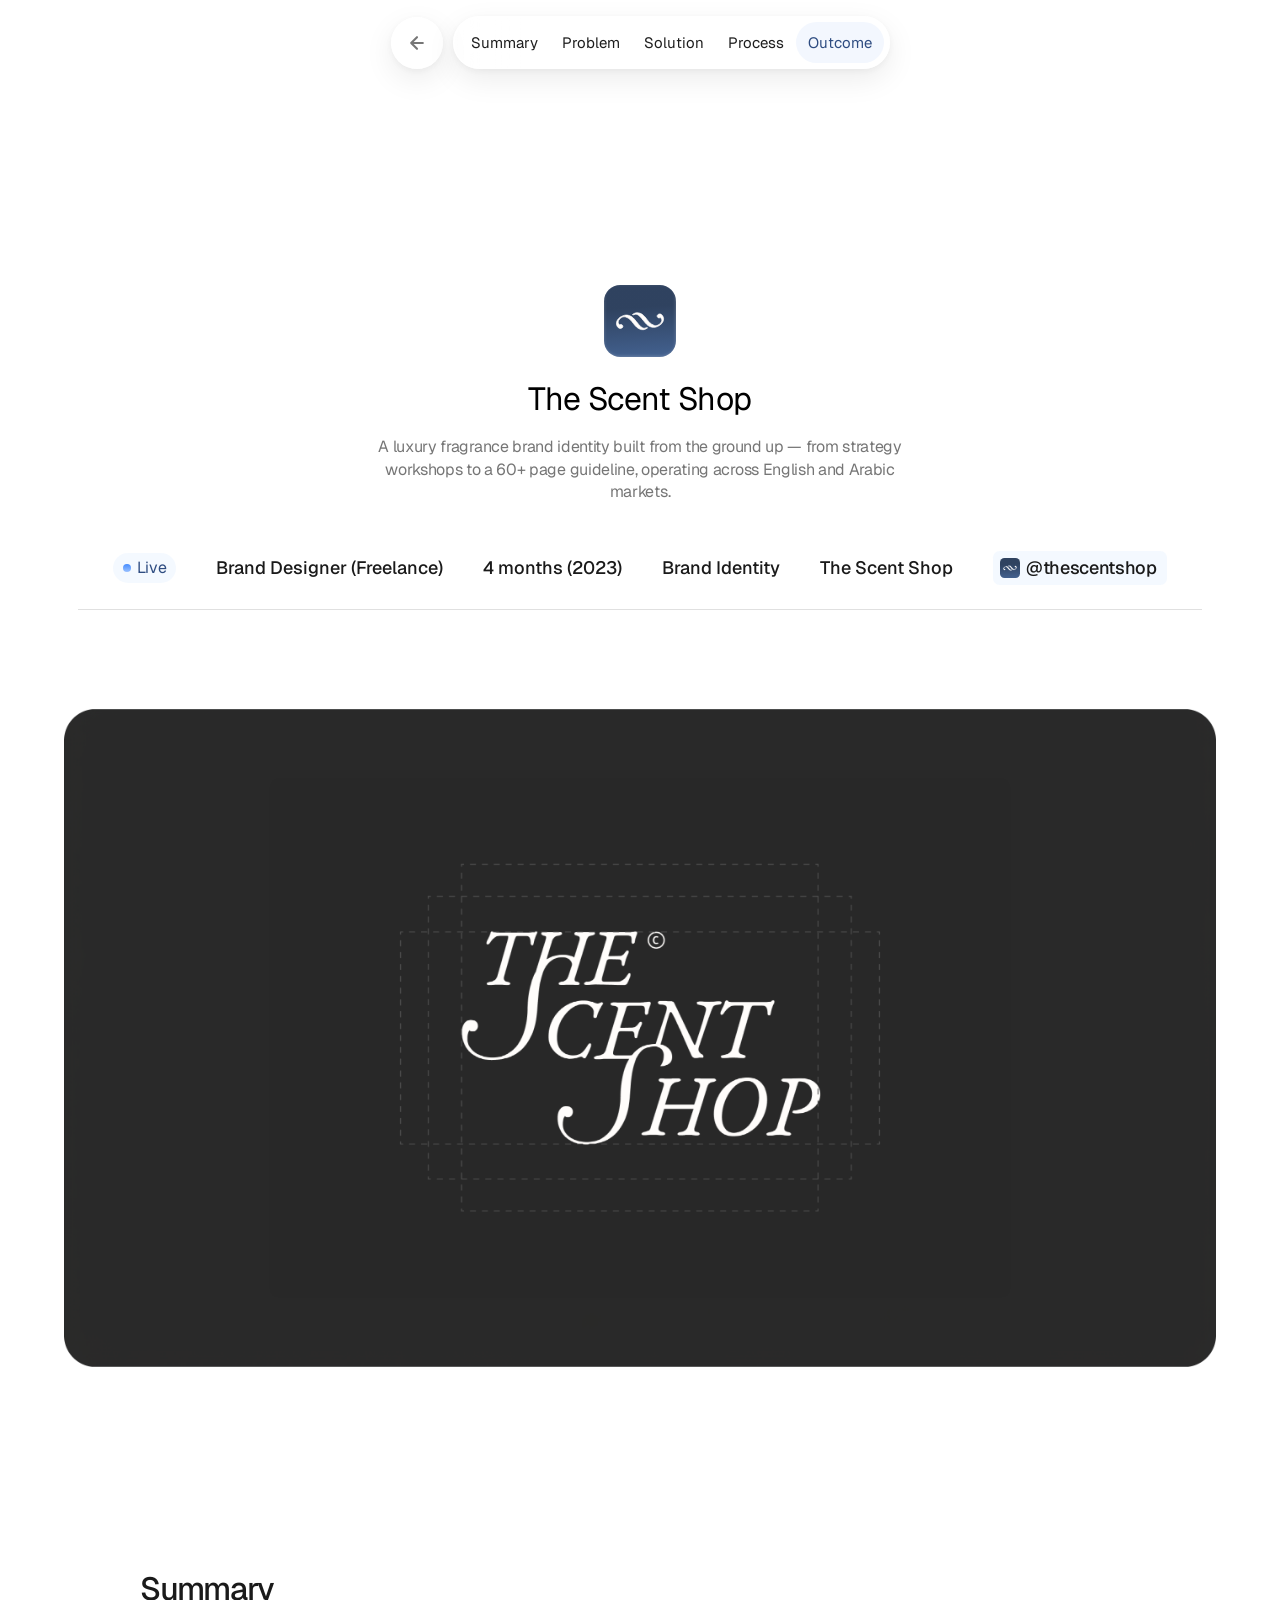
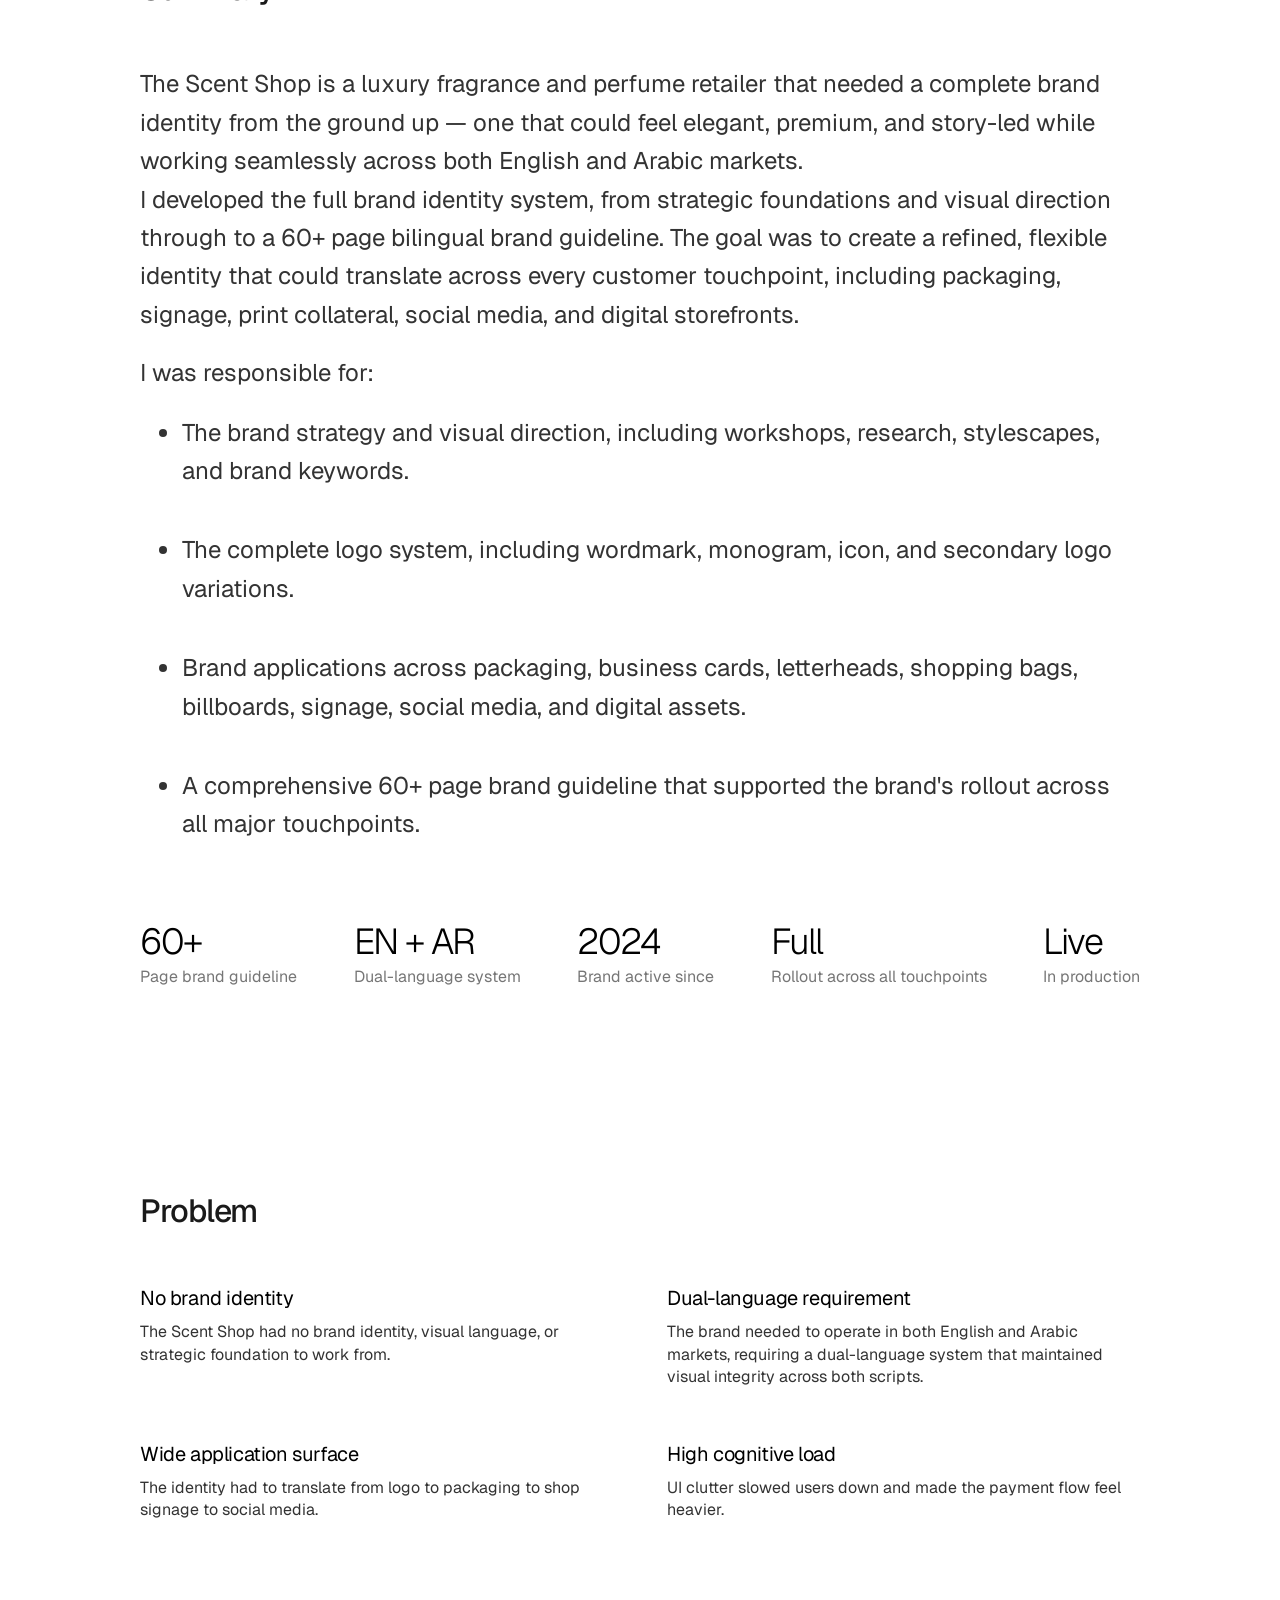
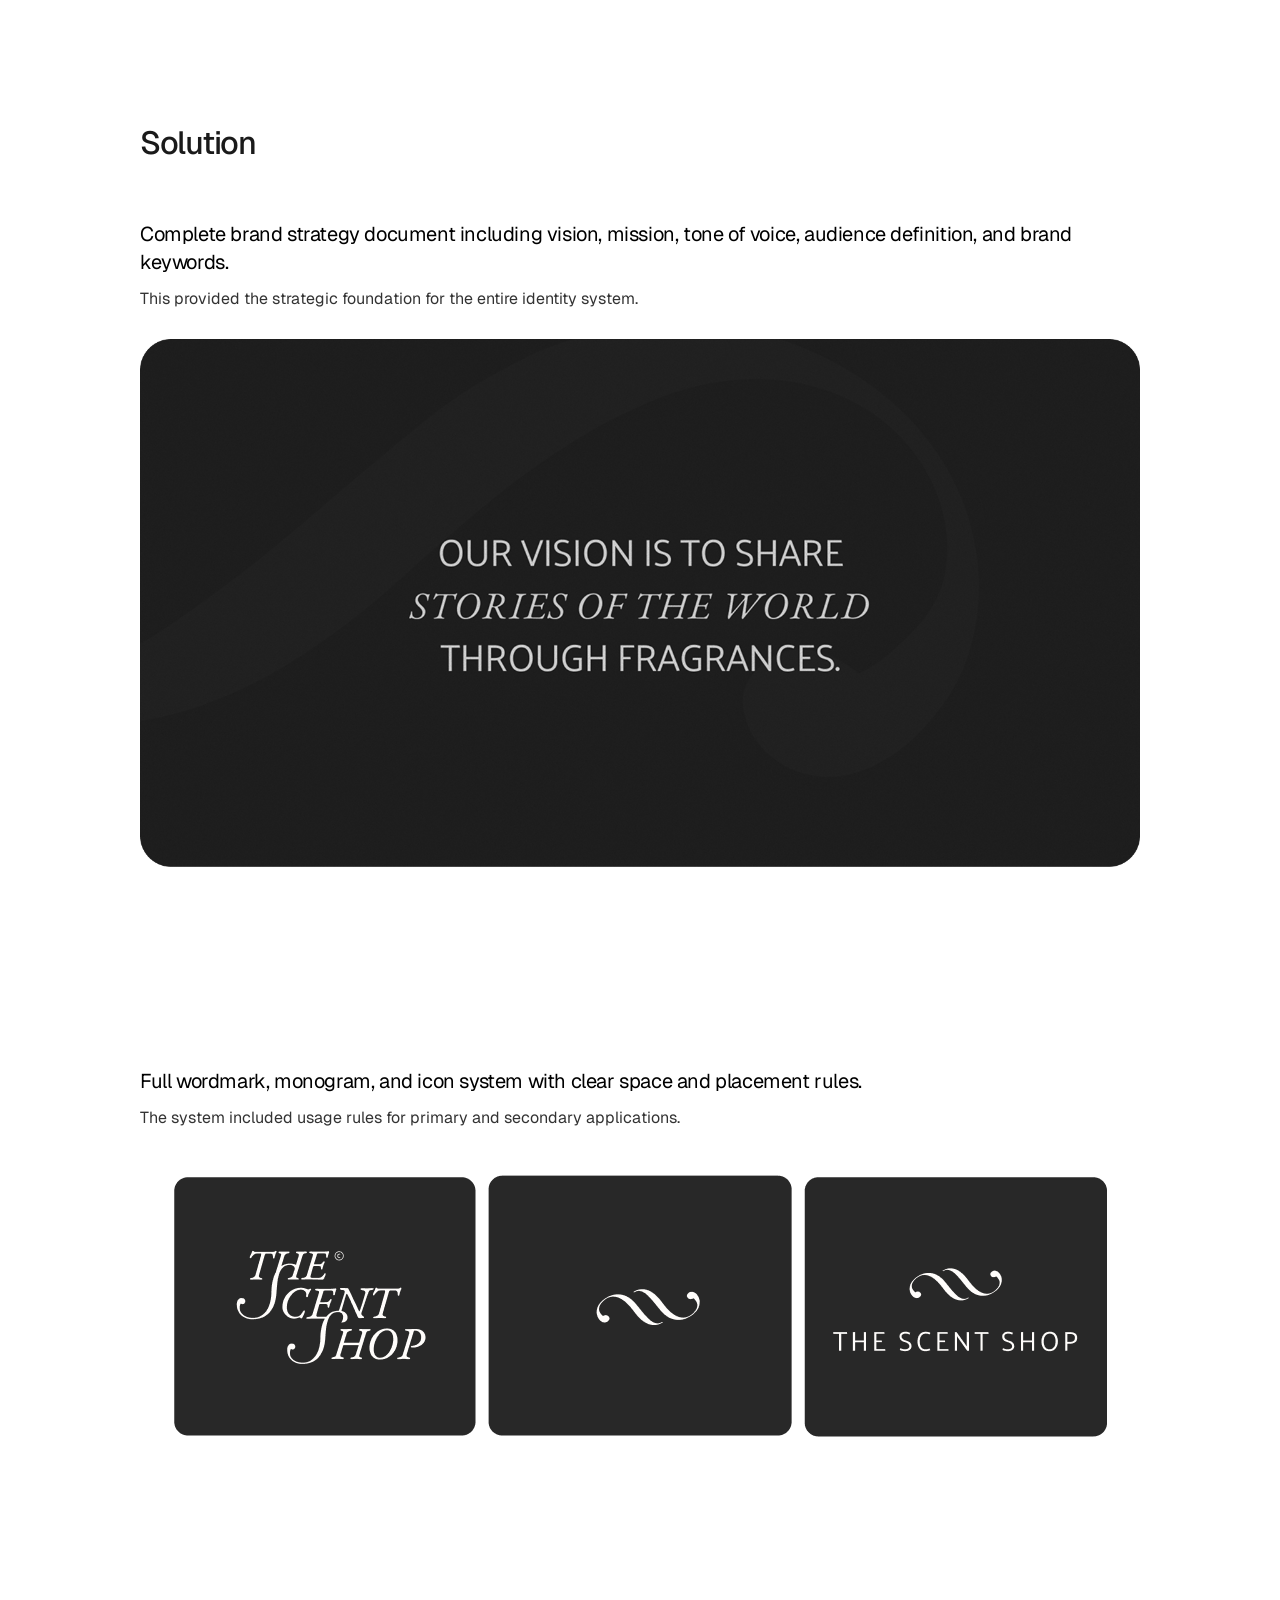
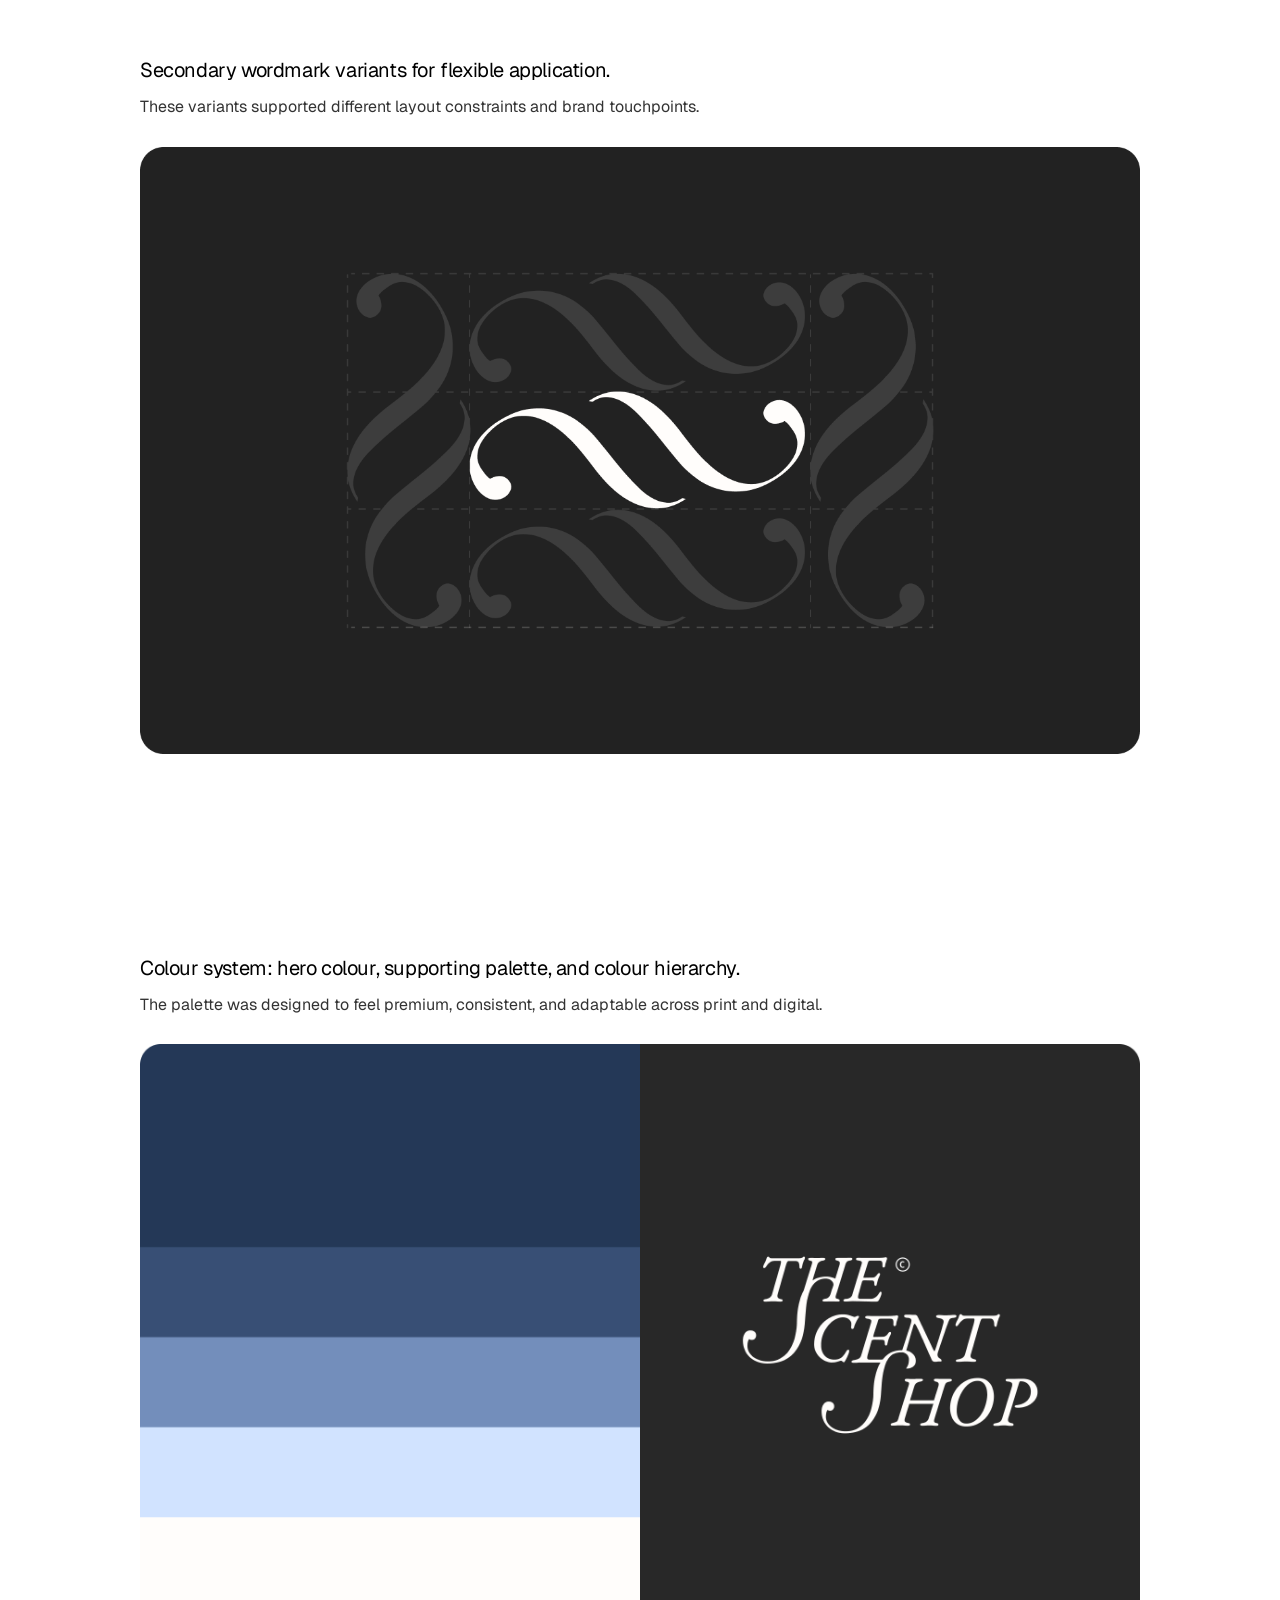
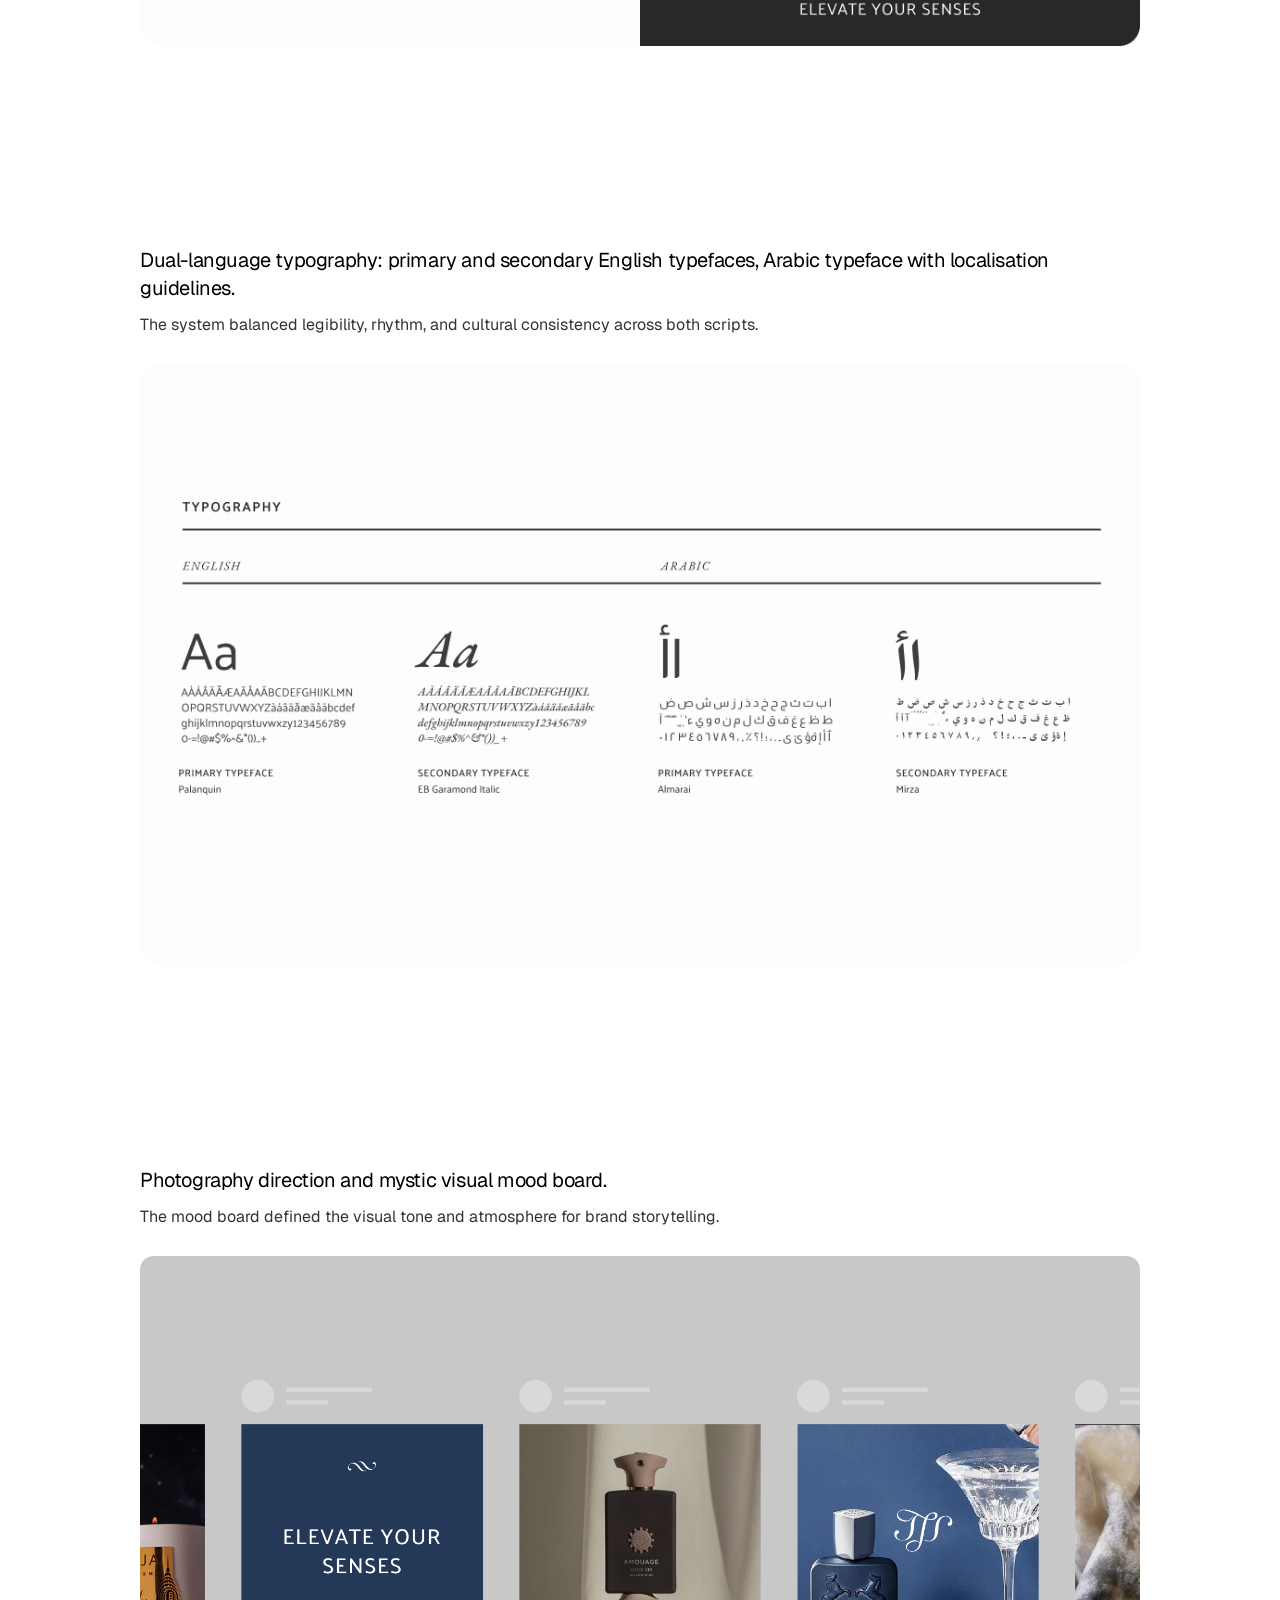
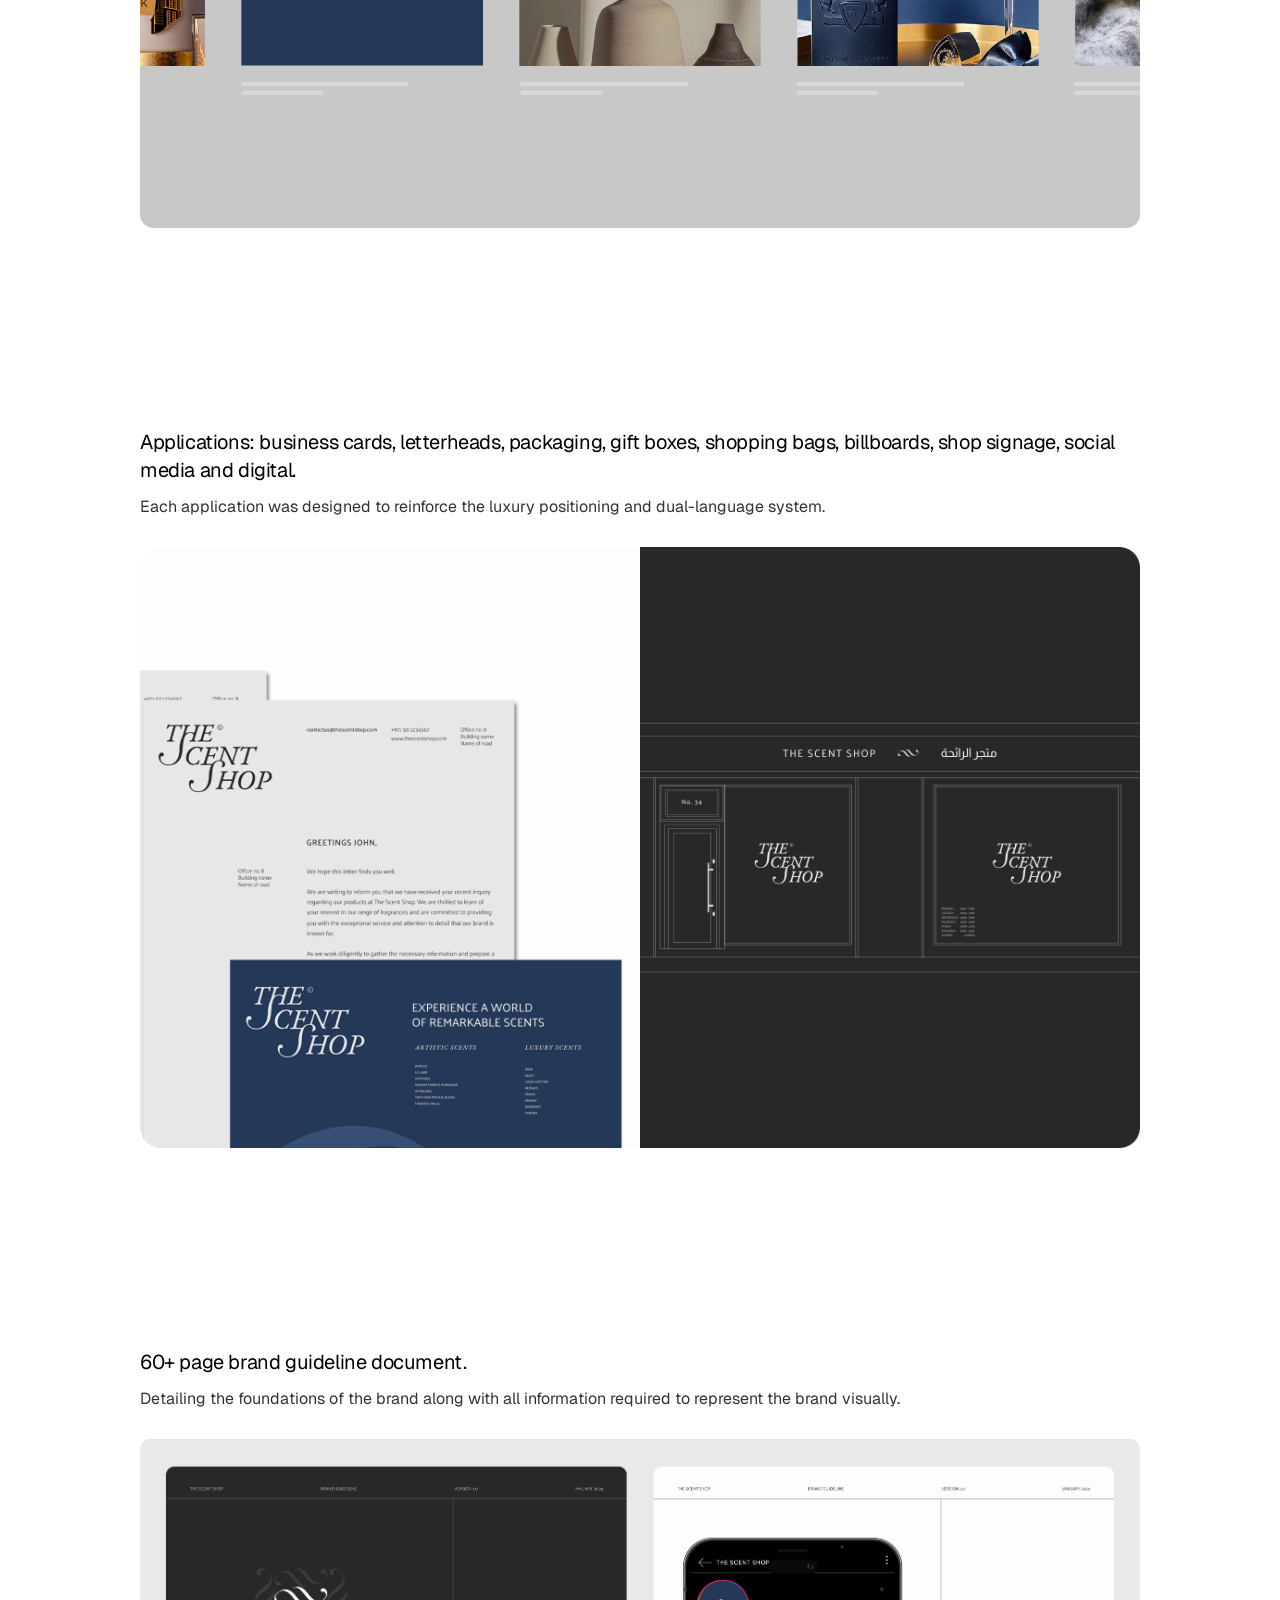
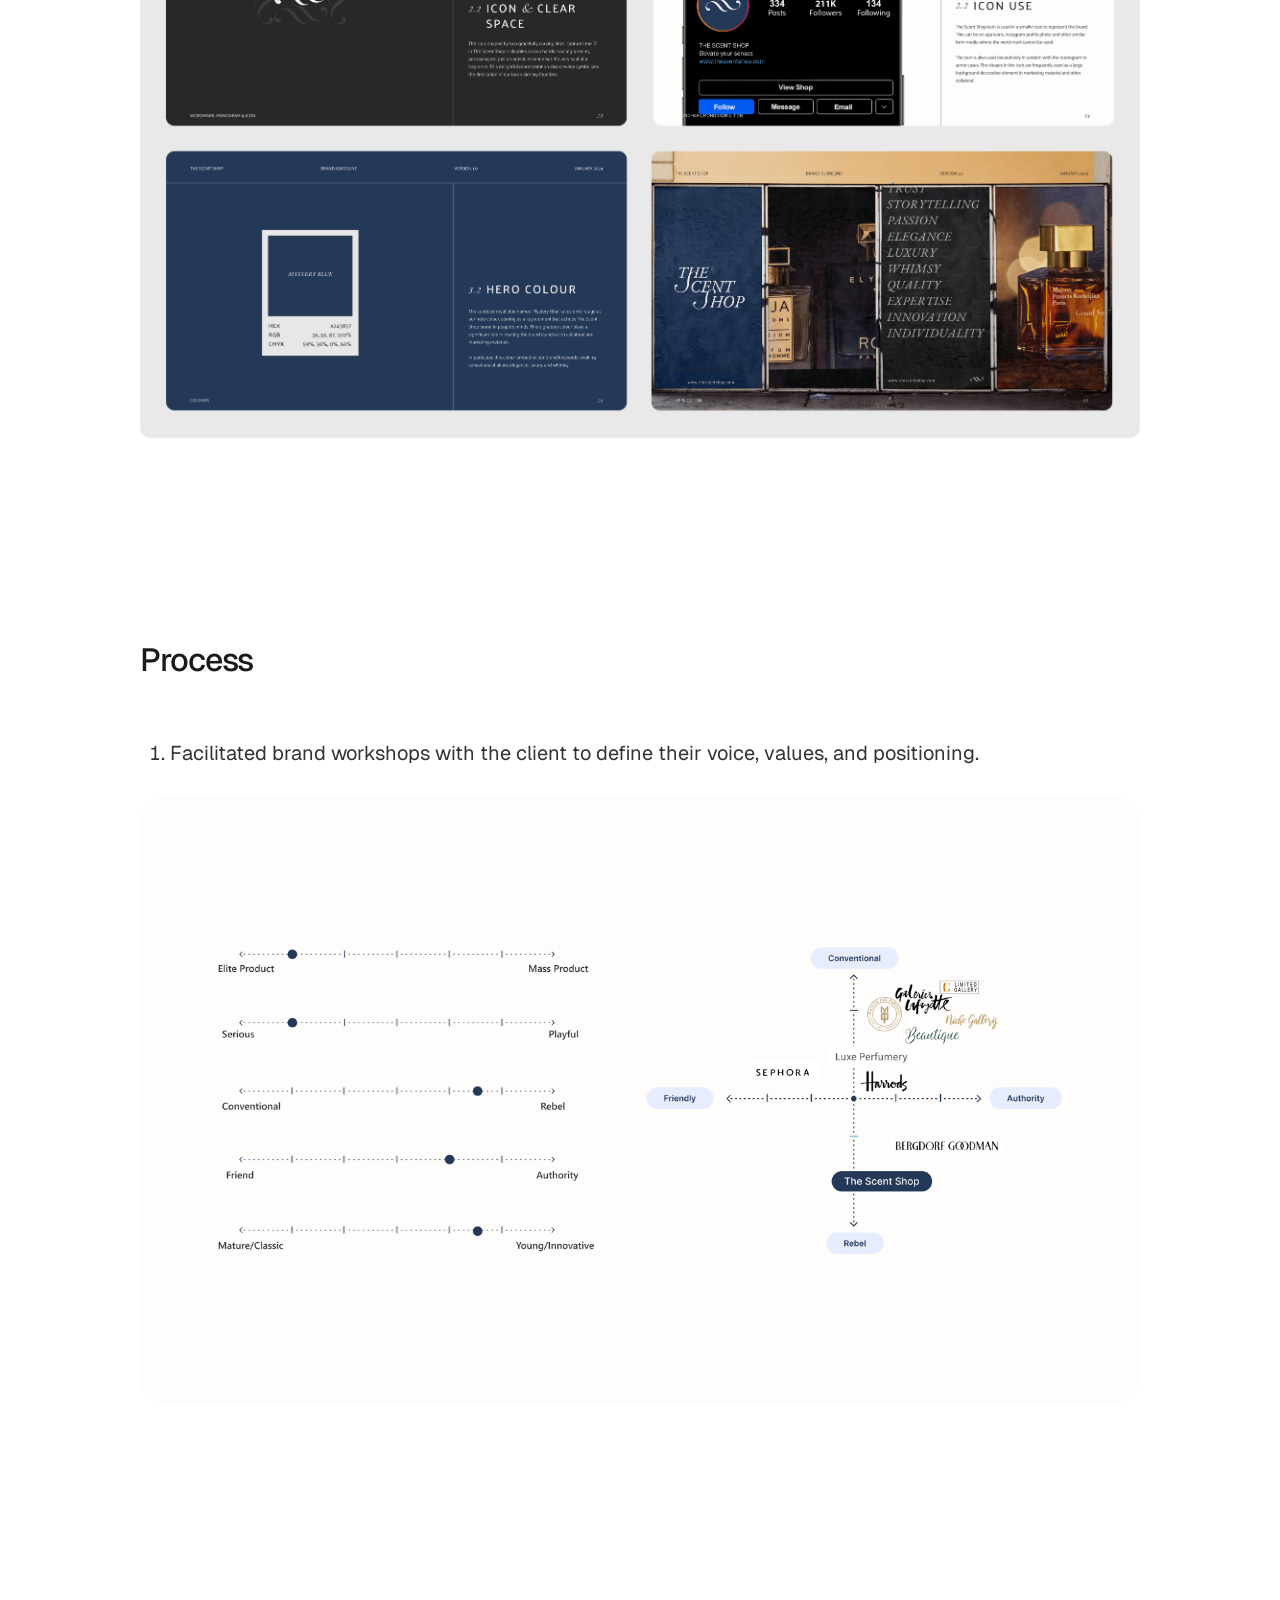
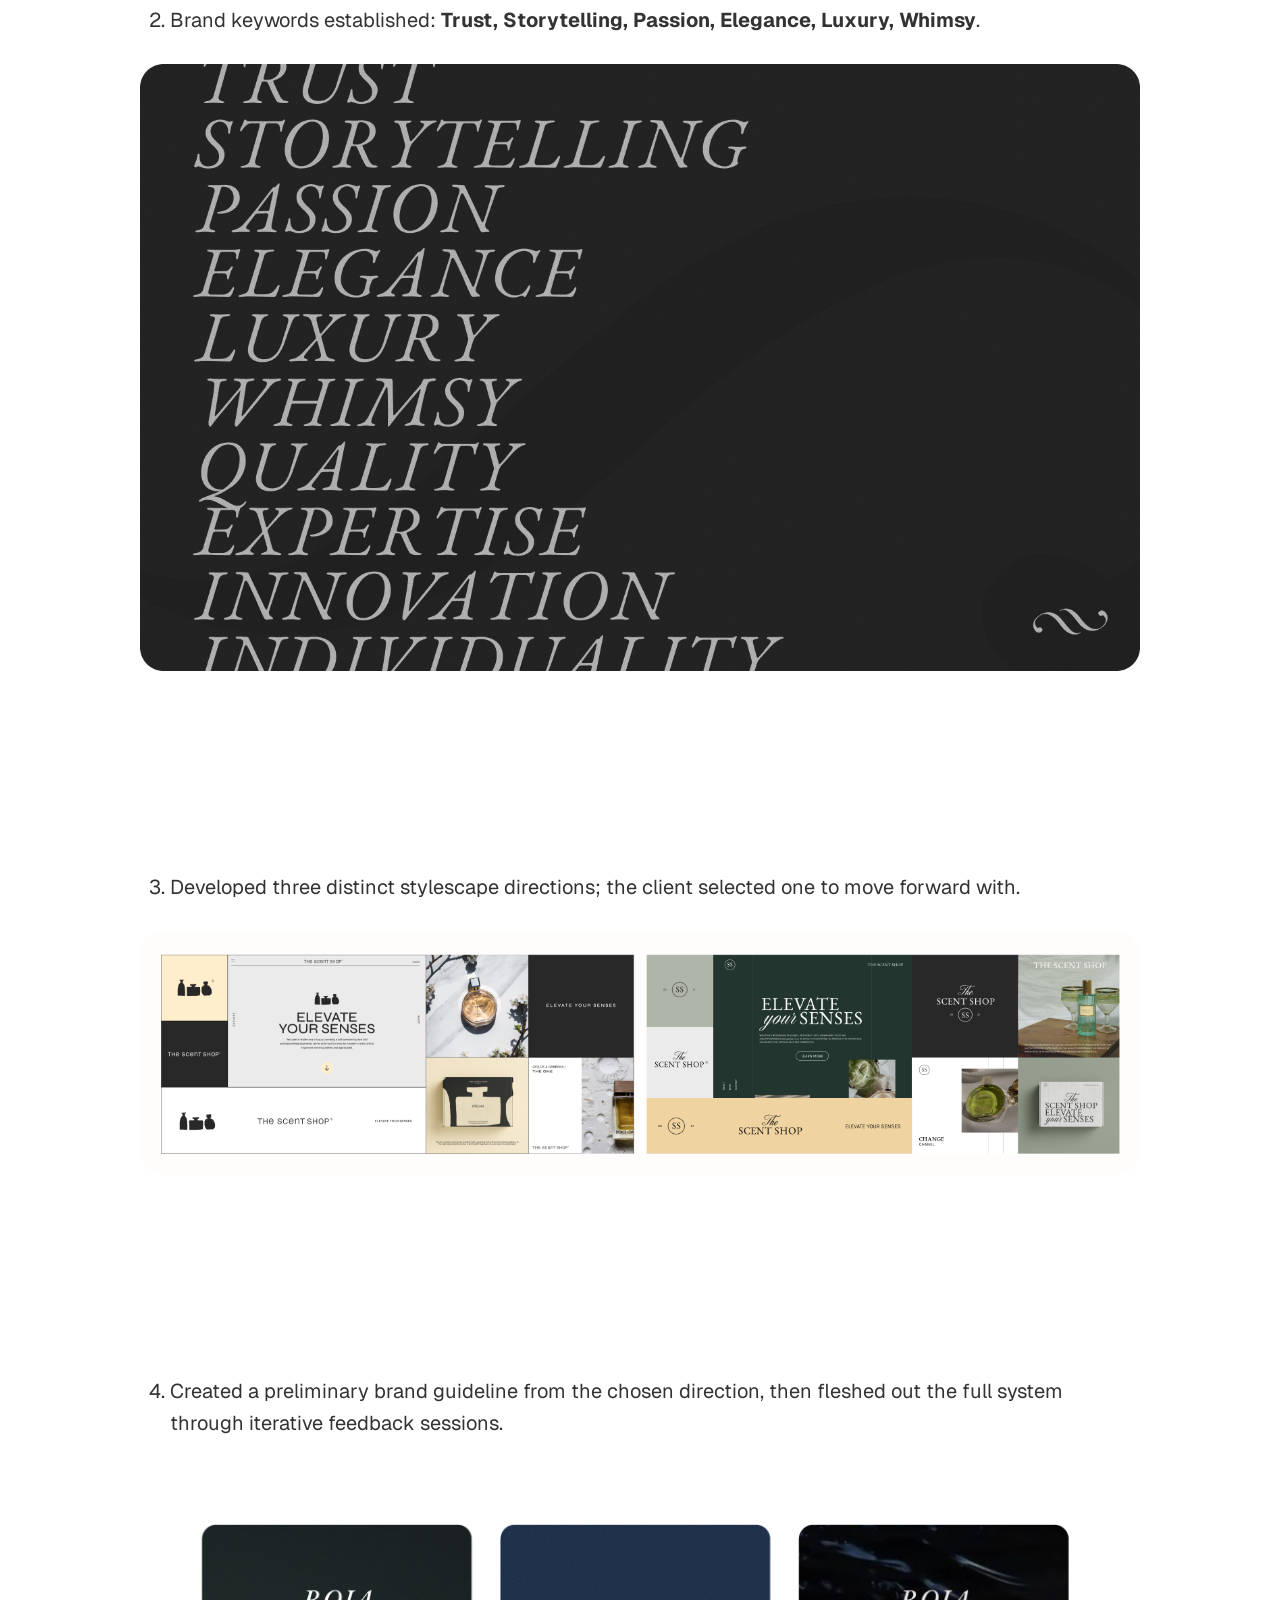
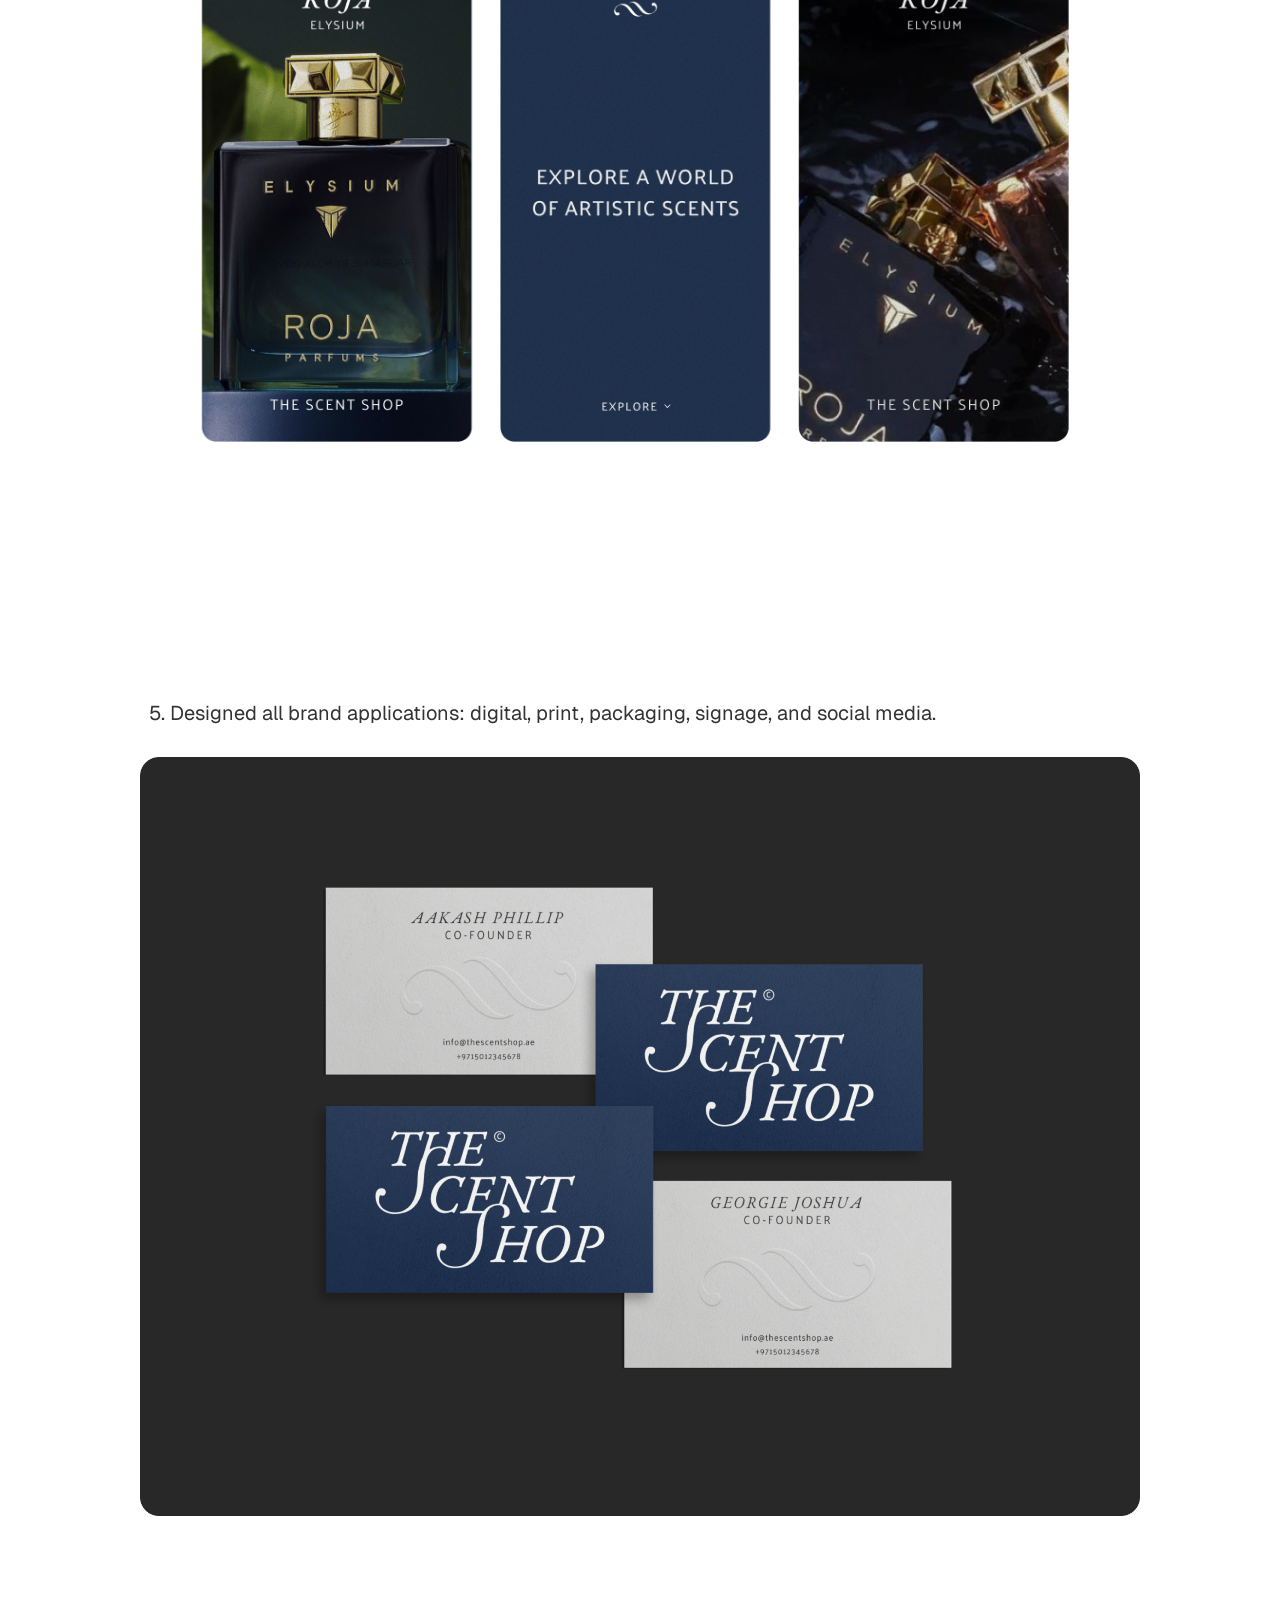
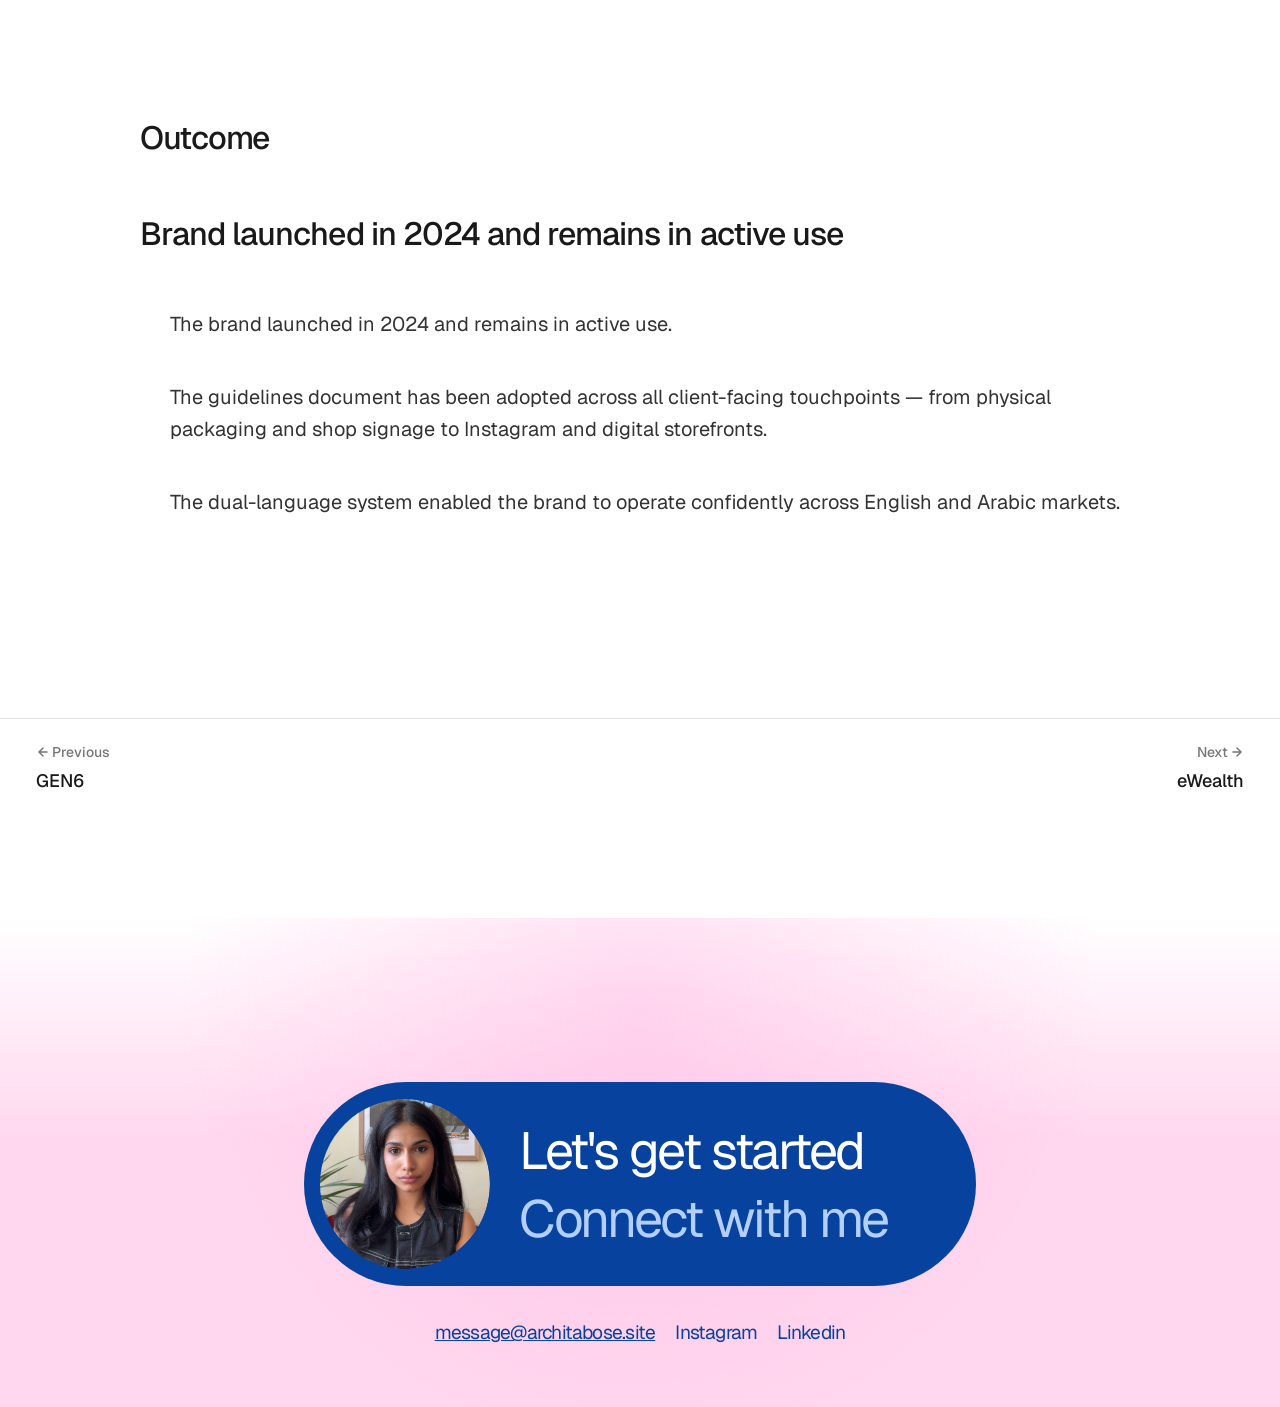
<file: thescentshop.html>
<!DOCTYPE html>
<html lang="en">
<head>
  <meta charset="UTF-8" />
  <script>
    // Plays the "zoom in" half of the page transition, before first
    // paint, using the click-origin the previous page stored. See
    // assets/page-transition.js for the outgoing half.
    (function () {
      var origin = sessionStorage.getItem('pt-origin');
      if (origin) {
        sessionStorage.removeItem('pt-origin');
        var parts = origin.split(',');
        document.documentElement.style.setProperty('--pt-x', parts[0] + '%');
        document.documentElement.style.setProperty('--pt-y', parts[1] + '%');
        document.documentElement.classList.add('pt-entering');
      }
    })();
  </script>
  <meta name="viewport" content="width=device-width, initial-scale=1.0" />
  <title>TheScentShop — Archita Bose</title>
  <meta name="description" content="Brand strategy, identity and guidelines for TheScentShop — a luxury fragrance brand." />
  <link rel="canonical" href="https://architabose.site/thescentshop" />
  <meta property="og:type" content="website" />
  <meta property="og:site_name" content="Archita Bose — Product &amp; Brand Designer" />
  <meta property="og:title" content="TheScentShop — Archita Bose" />
  <meta property="og:description" content="Brand strategy, identity and guidelines for TheScentShop — a luxury fragrance brand." />
  <meta property="og:image" content="https://architabose.site/assets/og-image.png" />
  <meta property="og:image:width" content="1200" />
  <meta property="og:image:height" content="600" />
  <meta property="og:url" content="https://architabose.site/thescentshop" />
  <meta name="twitter:card" content="summary_large_image" />
  <meta name="twitter:title" content="TheScentShop — Archita Bose" />
  <meta name="twitter:description" content="Brand strategy, identity and guidelines for TheScentShop — a luxury fragrance brand." />
  <meta name="twitter:image" content="https://architabose.site/assets/og-image.png" />
  <link rel="preconnect" href="https://fonts.googleapis.com" />
  <link rel="preconnect" href="https://fonts.gstatic.com" crossorigin />
  <link href="https://fonts.googleapis.com/css2?family=Geist:wght@300;400;500&family=Sorts+Mill+Goudy:ital@0;1&display=swap" rel="stylesheet" />
  <link rel="icon" href="assets/Favicon-light.png" media="(prefers-color-scheme: light)" />
  <link rel="icon" href="assets/Favicon-dark.png" media="(prefers-color-scheme: dark)" />
  <link rel="stylesheet" href="style.css" />
</head>
<body>

  <main class="cs-page">

    <!-- Top bar: back + section tabs -->
    <div class="cs-topbar">
      <div class="cs-topbar__inner">
        <a href="/" class="cs-back" aria-label="Back to all work">
          <img src="assets/arrow.svg" alt="←" style="transform: rotate(180deg);" />
        </a>
        <nav class="cs-tabs" id="csTabs">
          <span class="nav__highlight" id="csTabsHighlight" aria-hidden="true"></span>
          <a href="#summary" class="is-active">
            <svg class="cs-tabs__dots" viewBox="0 0 24 24" fill="none" xmlns="http://www.w3.org/2000/svg" aria-hidden="true">
              <circle cx="5" cy="12" r="2" fill="currentColor"/>
              <circle cx="12" cy="12" r="2" fill="currentColor"/>
              <circle cx="19" cy="12" r="2" fill="currentColor"/>
            </svg>
            <span class="cs-tabs__label">Summary</span>
          </a>
          <a href="#problem">Problem</a>
          <a href="#solution">Solution</a>
          <a href="#process">Process</a>
          <a href="#outcome">Outcome</a>
        </nav>
      </div>
    </div>

    <div class="cs-intro">
    <!-- Head: icon, title, subtitle + meta strip -->
    <div class="cs-head">
      <div class="cs-head__icon" style="background: none; box-shadow: none;">
        <img src="assets/logos/tss.svg" alt="TheScentShop" style="width: 80px; height: 80px;" />
      </div>
      <div class="cs-head__text">
        <h1 class="cs-head__title">The Scent Shop</h1>
        <p class="cs-head__sub">A luxury fragrance brand identity built from the ground up — from strategy workshops to a 60+ page guideline, operating across English and Arabic markets.</p>
      </div>
      <div class="cs-meta">
        <span class="cs-meta__pill"><img src="assets/proj/live-dot.svg" alt="" />Live</span>
        <span class="cs-meta__item">Brand Designer (Freelance)</span>
        <span class="cs-meta__item">4 months (2023)</span>
        <span class="cs-meta__item">Brand Identity</span>
        <span class="cs-meta__item">The Scent Shop</span>
        <a href="https://www.instagram.com/thescentshop___/" target="_blank" rel="noopener" class="cs-meta__chip">
          <span class="cs-meta__chip-icon cs-meta__chip-icon--logo"><img src="assets/logos/tss.svg" alt="" /></span>
          @thescentshop
        </a>
      </div>
    </div>

    <!-- Hero image -->
    <div class="cs-hero" style="width: 90%; height: auto;">
      <img src="assets/Project images/Project Heros/scentshop.png" alt="The Scent Shop logo" style="height: auto;" />
    </div>
    </div>

    <!-- Summary -->
    <section class="cs-section cs-section--wide" id="summary">
      <h2 class="cs-section__heading">Summary</h2>
      <div class="cs-lead">
        <p>The Scent Shop is a luxury fragrance and perfume retailer that needed a complete brand identity from the ground up — one that could feel elegant, premium, and story-led while working seamlessly across both English and Arabic markets.<br />I developed the full brand identity system, from strategic foundations and visual direction through to a 60+ page bilingual brand guideline. The goal was to create a refined, flexible identity that could translate across every customer touchpoint, including packaging, signage, print collateral, social media, and digital storefronts.</p>
        <div>
          <p>I was responsible for:</p>
          <ul>
            <li>The brand strategy and visual direction, including workshops, research, stylescapes, and brand keywords.</li>
            <li>The complete logo system, including wordmark, monogram, icon, and secondary logo variations.</li>
            <li>Brand applications across packaging, business cards, letterheads, shopping bags, billboards, signage, social media, and digital assets.</li>
            <li>A comprehensive 60+ page brand guideline that supported the brand's rollout across all major touchpoints.</li>
          </ul>
        </div>
      </div>
      <div class="cs-stats">
        <div class="cs-stat">
          <span class="cs-stat__num">60+</span>
          <span class="cs-stat__label">Page brand guideline</span>
        </div>
        <div class="cs-stat">
          <span class="cs-stat__num">EN + AR</span>
          <span class="cs-stat__label">Dual-language system</span>
        </div>
        <div class="cs-stat">
          <span class="cs-stat__num">2024</span>
          <span class="cs-stat__label">Brand active since</span>
        </div>
        <div class="cs-stat">
          <span class="cs-stat__num">Full</span>
          <span class="cs-stat__label">Rollout across all touchpoints</span>
        </div>
        <div class="cs-stat">
          <span class="cs-stat__num">Live</span>
          <span class="cs-stat__label">In production</span>
        </div>
      </div>
    </section>

    <!-- Problem -->
    <section class="cs-section" id="problem">
      <h2 class="cs-section__heading">Problem</h2>
      <div class="cs-grid">
        <div class="cs-card">
          <p class="cs-card__title">No brand identity</p>
          <p class="cs-card__text">The Scent Shop had no brand identity, visual language, or strategic foundation to work from.</p>
        </div>
        <div class="cs-card">
          <p class="cs-card__title">Dual-language requirement</p>
          <p class="cs-card__text">The brand needed to operate in both English and Arabic markets, requiring a dual-language system that maintained visual integrity across both scripts.</p>
        </div>
        <div class="cs-card">
          <p class="cs-card__title">Wide application surface</p>
          <p class="cs-card__text">The identity had to translate from logo to packaging to shop signage to social media.</p>
        </div>
        <div class="cs-card">
          <p class="cs-card__title">High cognitive load</p>
          <p class="cs-card__text">UI clutter slowed users down and made the payment flow feel heavier.</p>
        </div>
      </div>
    </section>

    <!-- Solution -->
    <section class="cs-section" id="solution">
      <h2 class="cs-section__heading">Solution</h2>
      <div class="cs-blocks">

        <div class="cs-block">
          <div class="cs-block__text">
            <p class="cs-block__statement">Complete brand strategy document including vision, mission, tone of voice, audience definition, and brand keywords.</p>
            <p class="cs-block__support">This provided the strategic foundation for the entire identity system.</p>
          </div>
          <img src="assets/Project images/The Scent Shop/vision.png" alt="Brand strategy document" style="max-width: 1000px;" />
        </div>

        <div class="cs-block">
          <div class="cs-block__text">
            <p class="cs-block__statement">Full wordmark, monogram, and icon system with clear space and placement rules.</p>
            <p class="cs-block__support">The system included usage rules for primary and secondary applications.</p>
          </div>
          <img src="assets/Project images/The Scent Shop/Logos.png" alt="Logo system" style="max-width: 1000px;" />
        </div>

        <div class="cs-block">
          <div class="cs-block__text">
            <p class="cs-block__statement">Secondary wordmark variants for flexible application.</p>
            <p class="cs-block__support">These variants supported different layout constraints and brand touchpoints.</p>
          </div>
          <img src="assets/Project images/The Scent Shop/Logo-spacong.png" alt="Secondary wordmark variants" style="max-width: 1000px;" />
        </div>

        <div class="cs-block">
          <div class="cs-block__text">
            <p class="cs-block__statement">Colour system: hero colour, supporting palette, and colour hierarchy.</p>
            <p class="cs-block__support">The palette was designed to feel premium, consistent, and adaptable across print and digital.</p>
          </div>
          <img src="assets/Project images/The Scent Shop/Colours.png" alt="Colour system" style="max-width: 1000px;" />
        </div>

        <div class="cs-block">
          <div class="cs-block__text">
            <p class="cs-block__statement">Dual-language typography: primary and secondary English typefaces, Arabic typeface with localisation guidelines.</p>
            <p class="cs-block__support">The system balanced legibility, rhythm, and cultural consistency across both scripts.</p>
          </div>
          <img src="assets/Project images/The Scent Shop/typo.png" alt="Dual-language typography" style="max-width: 1000px;" />
        </div>

        <div class="cs-block">
          <div class="cs-block__text">
            <p class="cs-block__statement">Photography direction and mystic visual mood board.</p>
            <p class="cs-block__support">The mood board defined the visual tone and atmosphere for brand storytelling.</p>
          </div>
          <img src="assets/Project images/The Scent Shop/photography.png" alt="Photography direction" style="max-width: 1000px;" />
        </div>

        <div class="cs-block">
          <div class="cs-block__text">
            <p class="cs-block__statement">Applications: business cards, letterheads, packaging, gift boxes, shopping bags, billboards, shop signage, social media and digital.</p>
            <p class="cs-block__support">Each application was designed to reinforce the luxury positioning and dual-language system.</p>
          </div>
          <img src="assets/Project images/The Scent Shop/Apps.png" alt="Brand applications" style="max-width: 1000px;" />
        </div>

        <div class="cs-block">
          <div class="cs-block__text">
            <p class="cs-block__statement">60+ page brand guideline document.</p>
            <p class="cs-block__support">Detailing the foundations of the brand along with all information required to represent the brand visually.</p>
          </div>
          <img src="assets/Project images/The Scent Shop/guideline.png" alt="Brand guideline document" style="max-width: 1000px;" />
        </div>

      </div>
    </section>

    <!-- Process -->
    <section class="cs-section" id="process">
      <h2 class="cs-section__heading">Process</h2>
      <div class="cs-blocks">
        <div class="cs-block">
          <ol start="1">
            <li>Facilitated brand workshops with the client to define their voice, values, and positioning.</li>
          </ol>
          <img src="assets/Project images/The Scent Shop/Workshop.png" alt="Brand workshop" style="max-width: 1000px;" />
        </div>

        <div class="cs-block">
          <ol start="2">
            <li>Brand keywords established: <strong>Trust, Storytelling, Passion, Elegance, Luxury, Whimsy</strong>.</li>
          </ol>
          <img src="assets/Project images/The Scent Shop/keywords.png" alt="Brand keywords" style="max-width: 1000px;" />
        </div>

        <div class="cs-block">
          <ol start="3">
            <li>Developed three distinct stylescape directions; the client selected one to move forward with.</li>
          </ol>
          <img src="assets/Project images/The Scent Shop/Stylescapes.png" alt="Stylescape directions" style="max-width: 1000px;" />
        </div>

        <div class="cs-block">
          <ol start="4">
            <li>Created a preliminary brand guideline from the chosen direction, then fleshed out the full system through iterative feedback sessions.</li>
          </ol>
          <img src="assets/Project images/The Scent Shop/Stories.png" alt="Brand guideline development" style="max-width: 1000px;" />
        </div>

        <div class="cs-block">
          <ol start="5">
            <li>Designed all brand applications: digital, print, packaging, signage, and social media.</li>
          </ol>
          <img src="assets/Project images/The Scent Shop/businesscard.png" alt="Business card application" style="max-width: 1000px;" />
        </div>
      </div>
    </section>

    <!-- Outcome -->
    <section class="cs-section" id="outcome">
      <h2 class="cs-section__heading">Outcome</h2>
      <p class="cs-outcome-statement">Brand launched in 2024 and remains in active use</p>
      <ul class="cs-list">
        <li>The brand launched in 2024 and remains in active use.</li>
        <li>The guidelines document has been adopted across all client-facing touchpoints — from physical packaging and shop signage to Instagram and digital storefronts.</li>
        <li>The dual-language system enabled the brand to operate confidently across English and Arabic markets.</li>
      </ul>
    </section>

    <!-- Prev / Next -->
    <nav class="cs-pagenav">
      <a href="/gen6.html">
        <div class="cs-pagenav__col">
          <span class="cs-pagenav__dir"><img src="assets/arrow.svg" alt="" style="width:14px;height:14px;transform:rotate(180deg);" />Previous</span>
          <span class="cs-pagenav__title">GEN6</span>
        </div>
      </a>
      <a href="/ewealth.html">
        <div class="cs-pagenav__col cs-pagenav__col--next">
          <span class="cs-pagenav__dir">Next<img src="assets/arrow.svg" alt="" style="width:14px;height:14px;" /></span>
          <span class="cs-pagenav__title">eWealth</span>
        </div>
      </a>
    </nav>

    <!-- CTA / Footer -->
    <section class="cta cta--footer">
      <div class="container">
        <a href="https://calendar.google.com/calendar/u/0/appointments/schedules/AcZssZ2vW4RpSZejLxgmTTMDxvm0J0nFDjnOiR7LTaFAJMQobYHZuZXFCARJ-3xcp2Z6rQBIwjYaGinx" target="_blank" rel="noopener" class="cta__pill">
          <div class="cta__photo-wrap">
            <img src="assets/photo-pill.png" alt="Archita Bose" class="cta__photo" />
          </div>
          <div class="cta__text">
            <span class="cta__line1">Let's get started</span>
            <span class="cta__line2">
              Connect with me
              <img src="assets/arrow-right-blue.svg" alt="→" class="cta__arrow" />
            </span>
          </div>
        </a>
        <div class="cta__links">
          <a href="mailto:message@architabose.site">message@architabose.site</a>
          <a href="https://www.instagram.com/architaness" target="_blank" rel="noopener">Instagram</a>
          <a href="https://www.linkedin.com/in/architabose/" target="_blank" rel="noopener">Linkedin</a>
        </div>
      </div>
    </section>

  </main>

  <script src="assets/cs-nav.js"></script>
  <script src="assets/cta-glow.js"></script>

  <script src="assets/page-transition.js"></script>
</body>
</html>
</file>
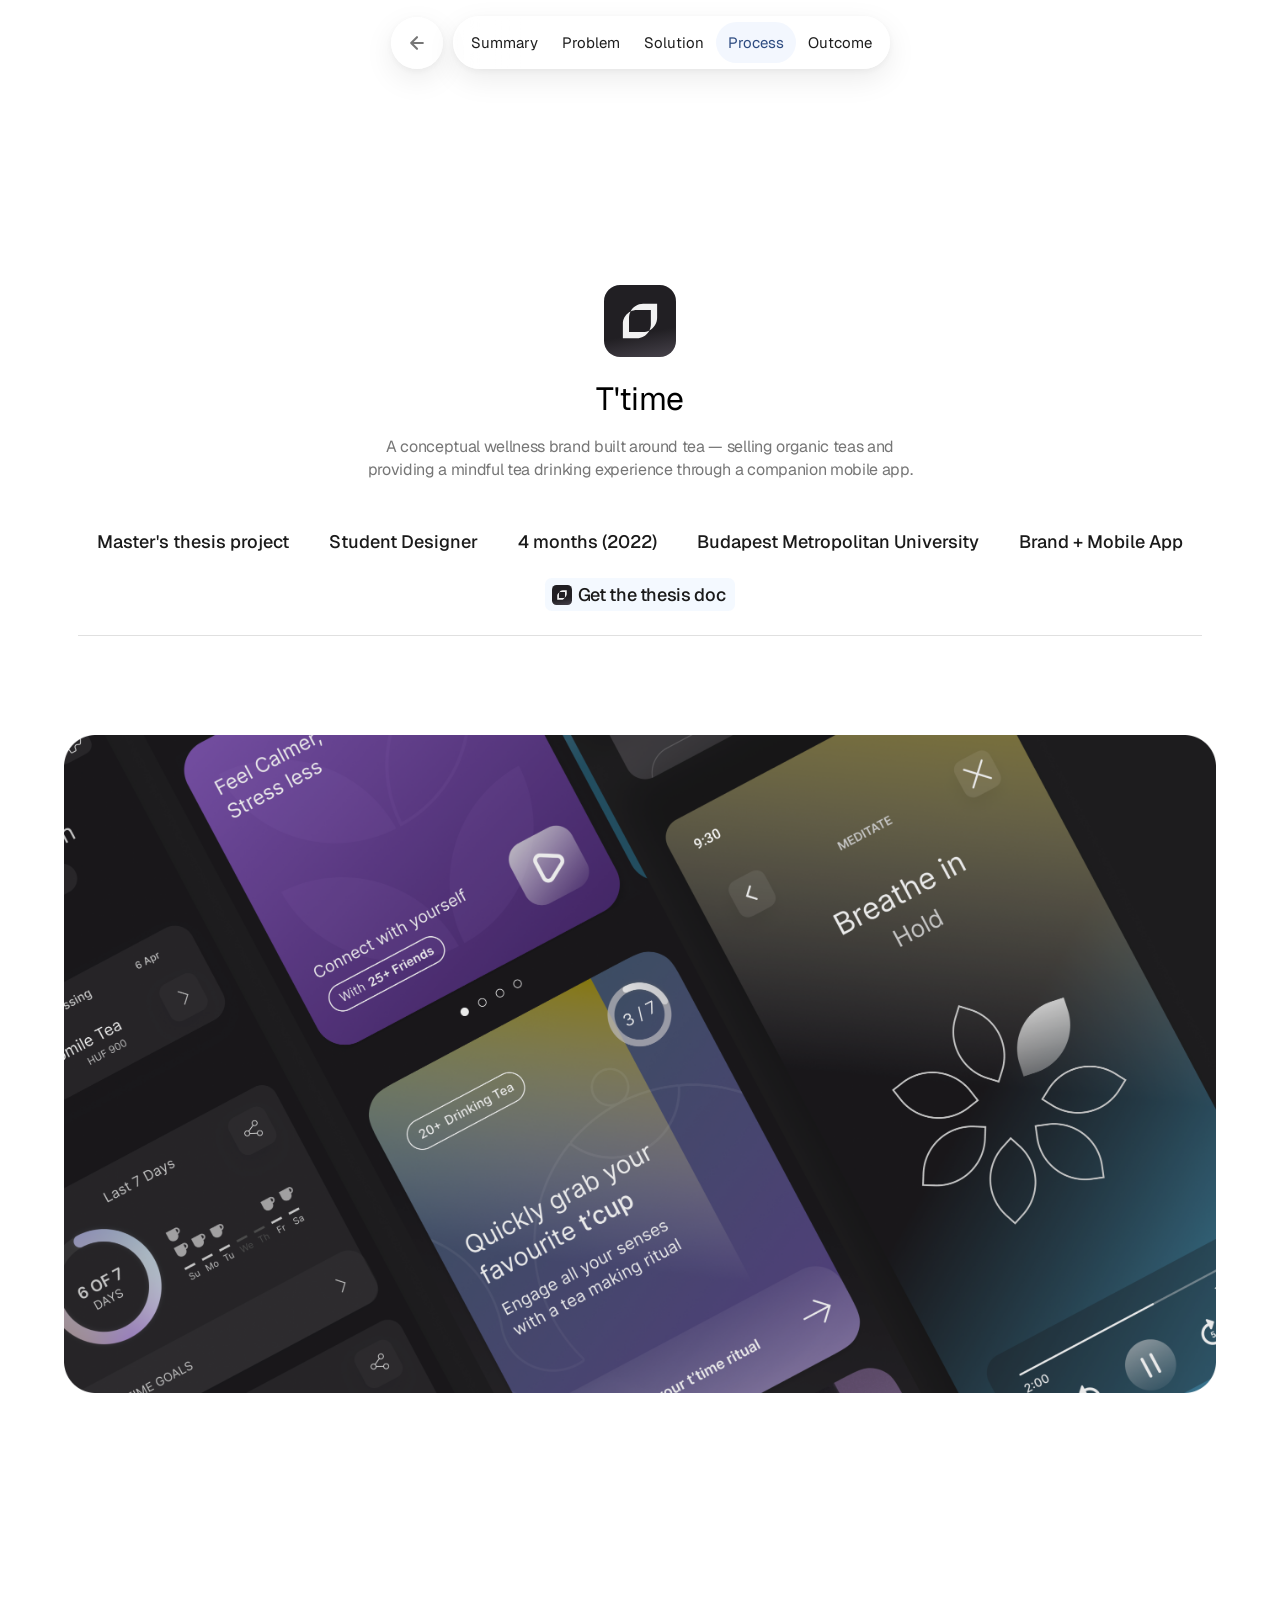
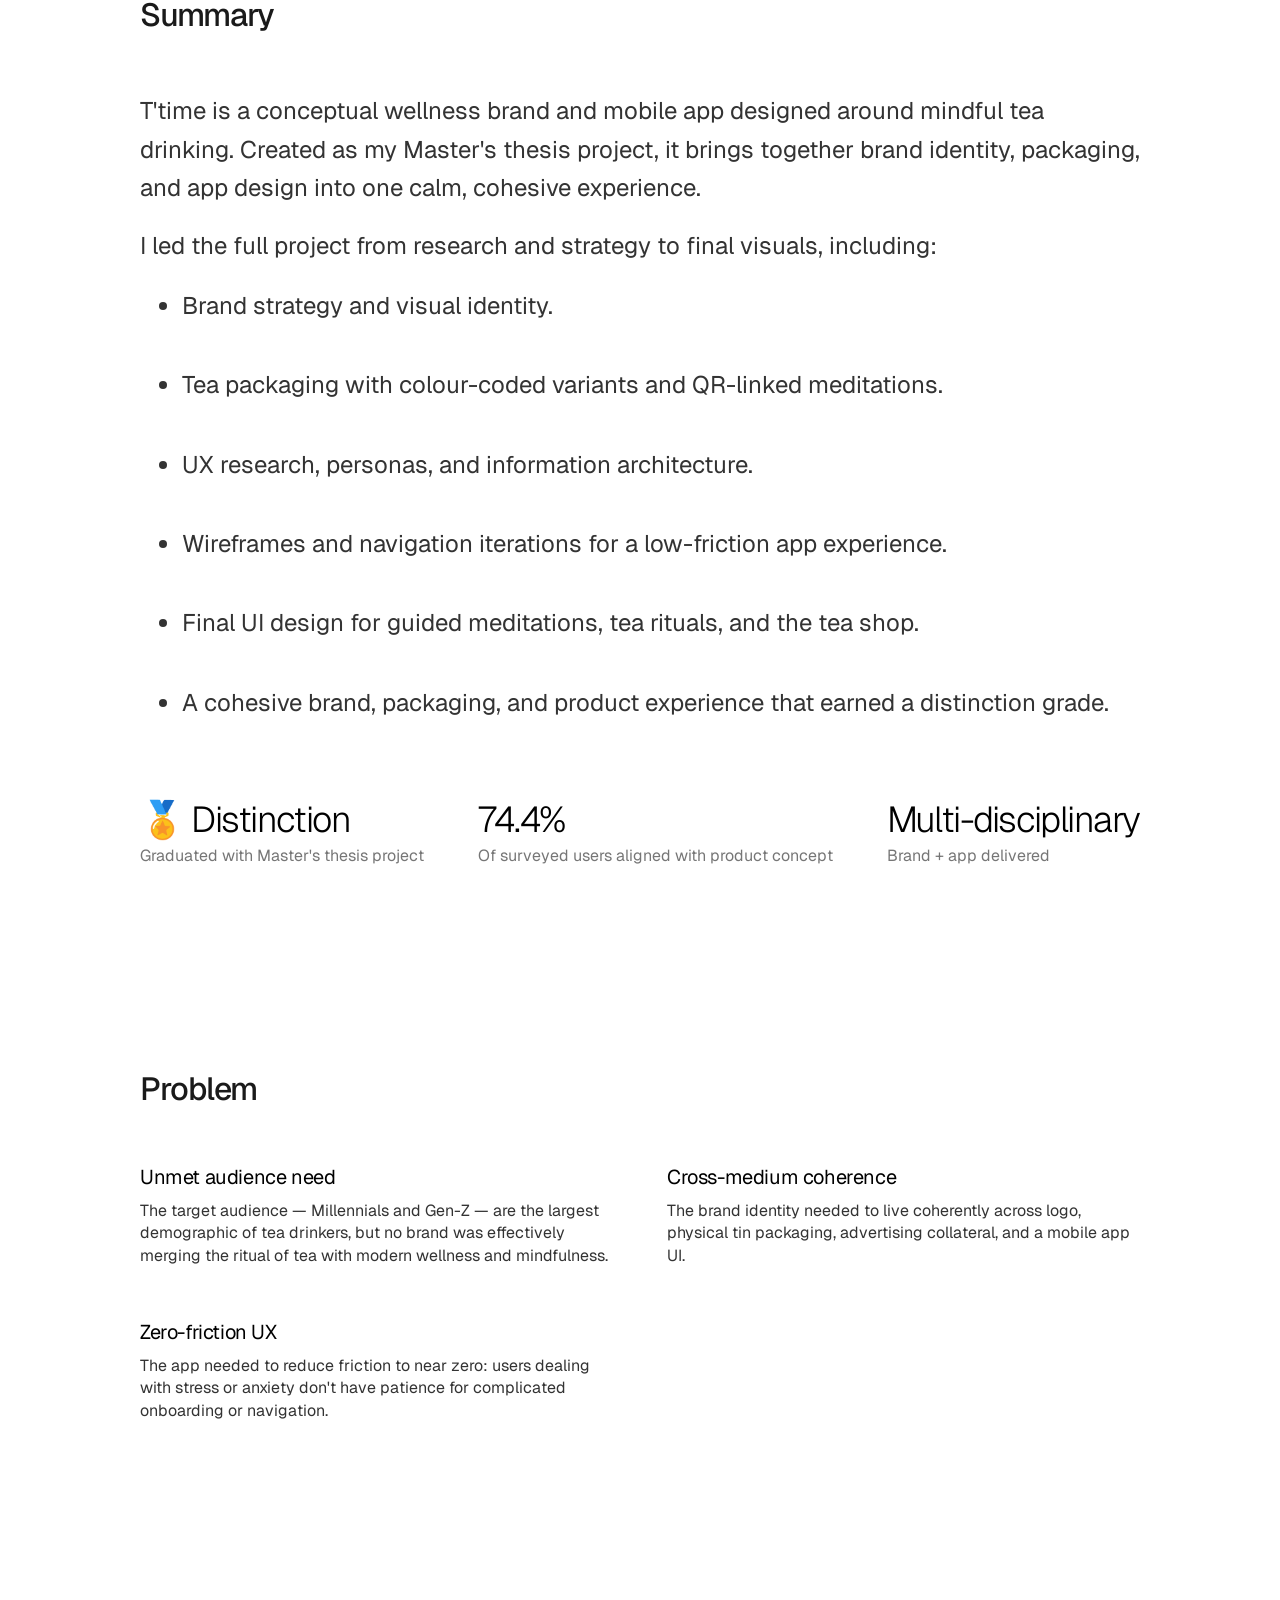
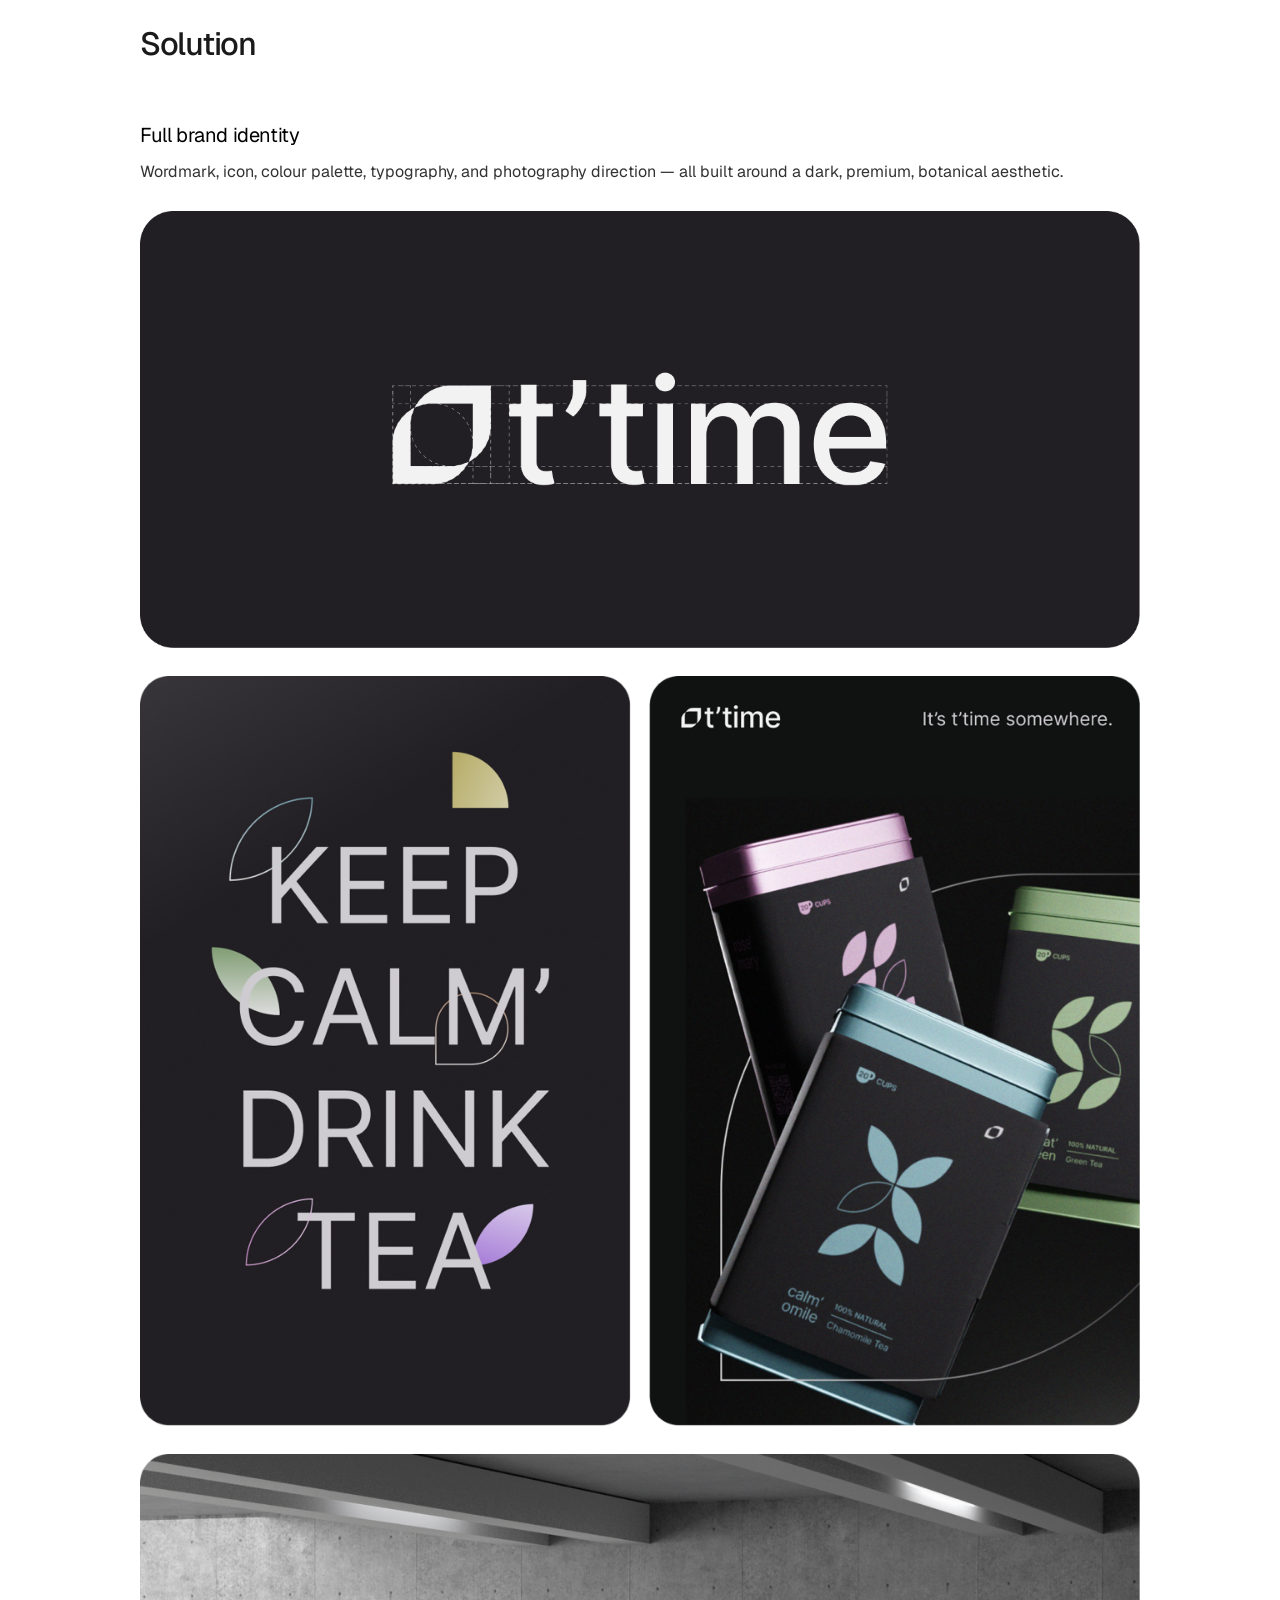
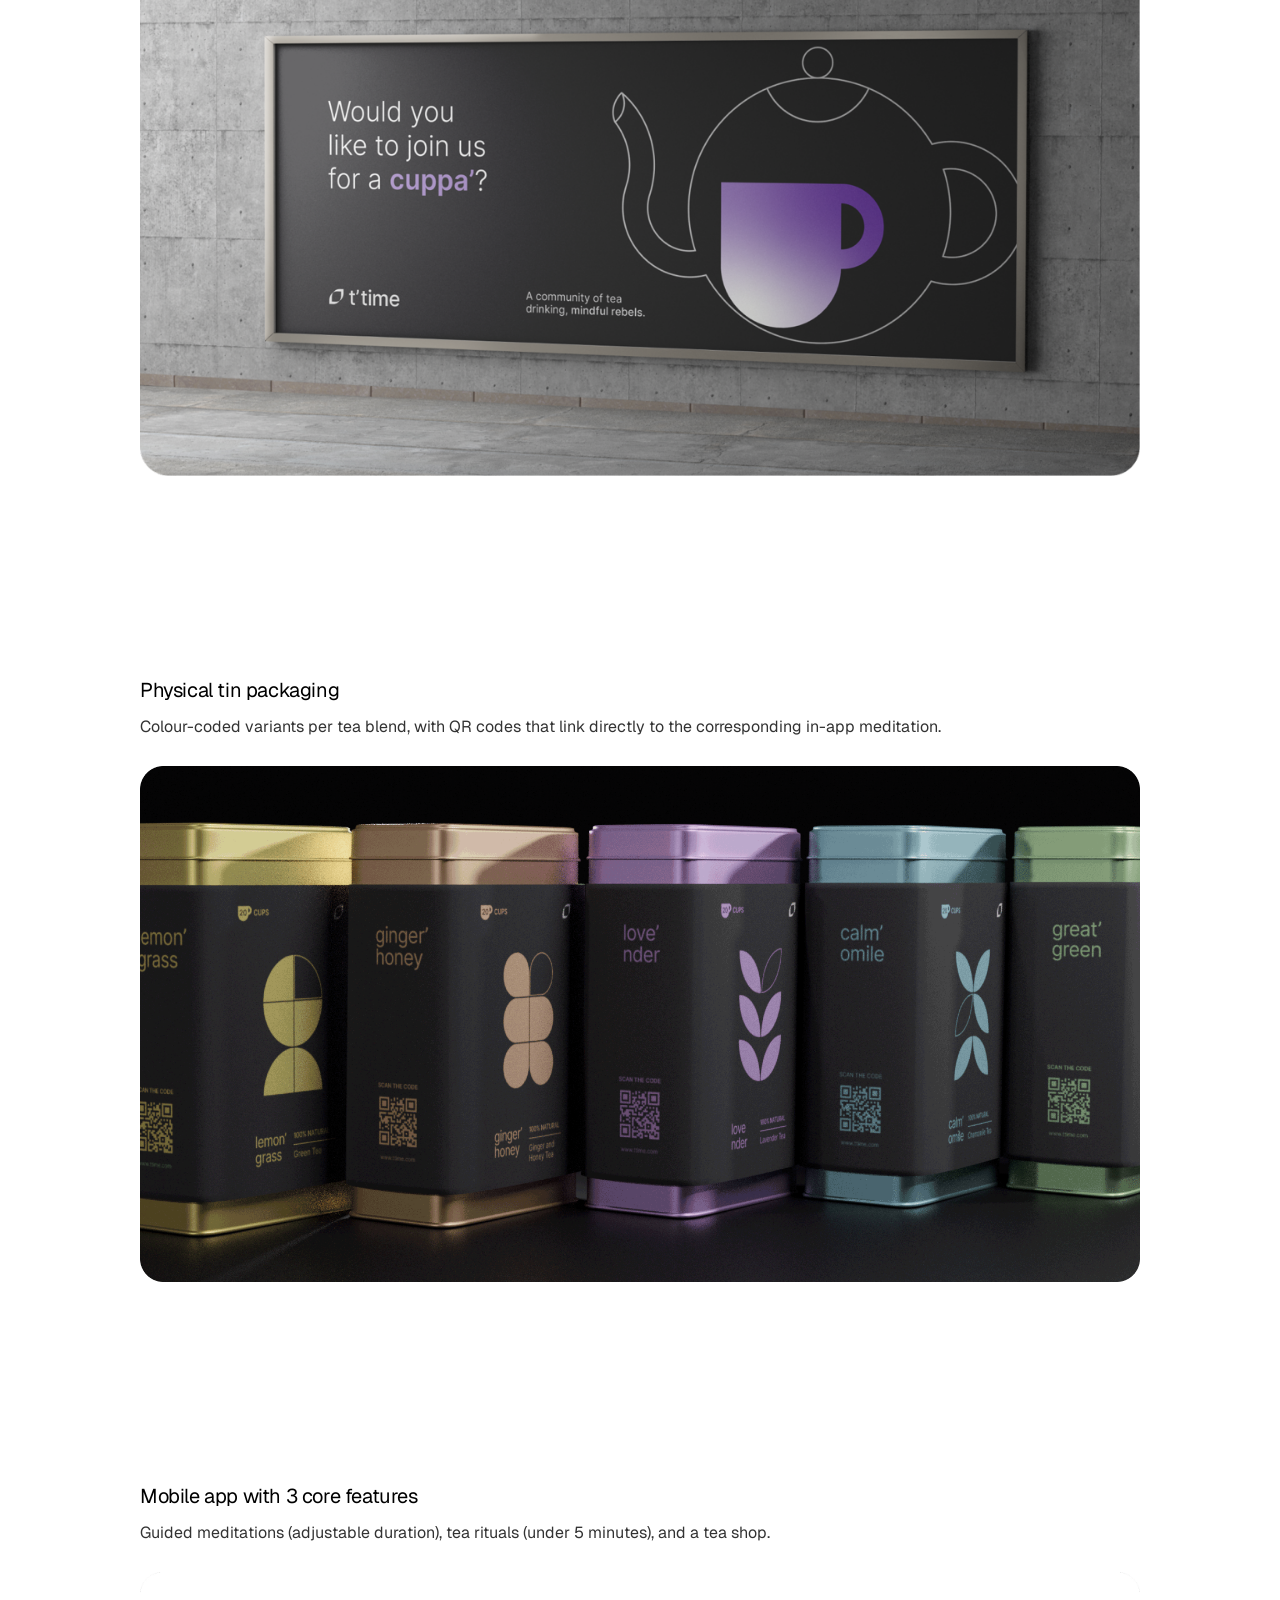
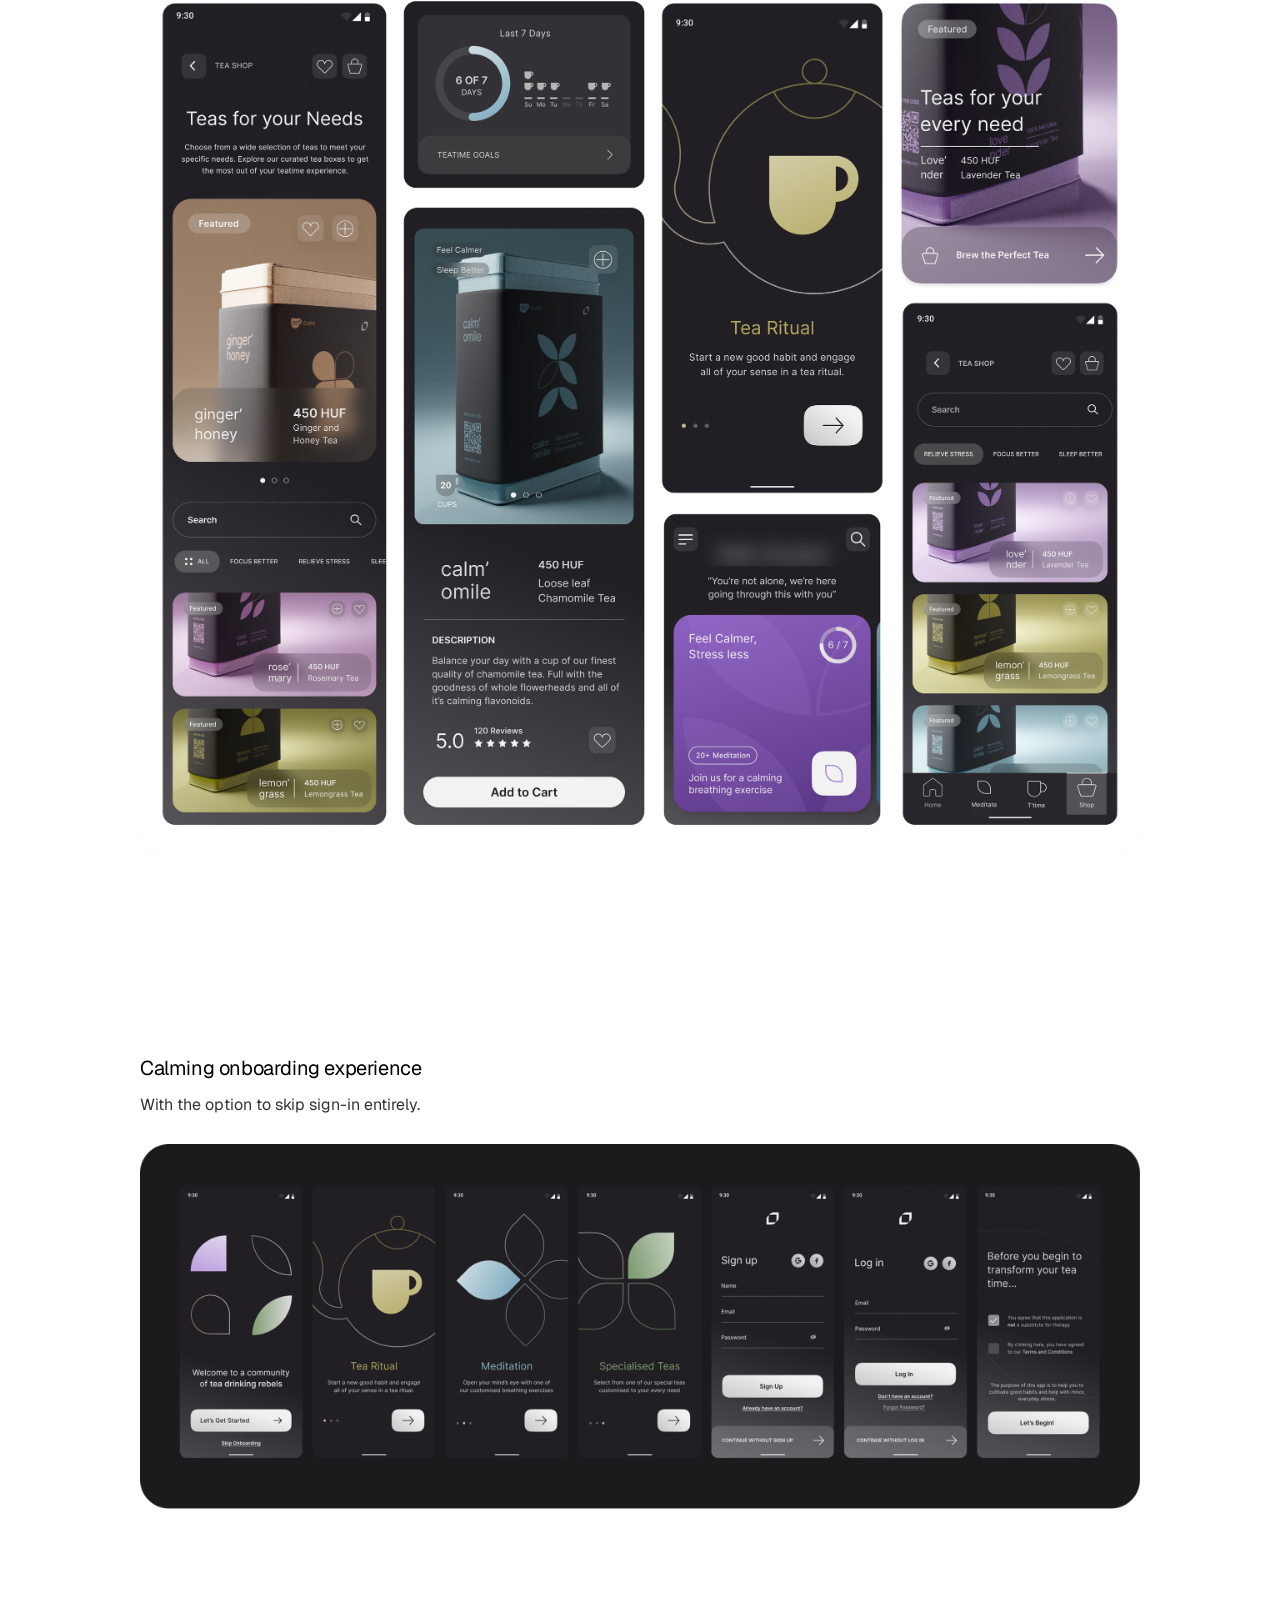
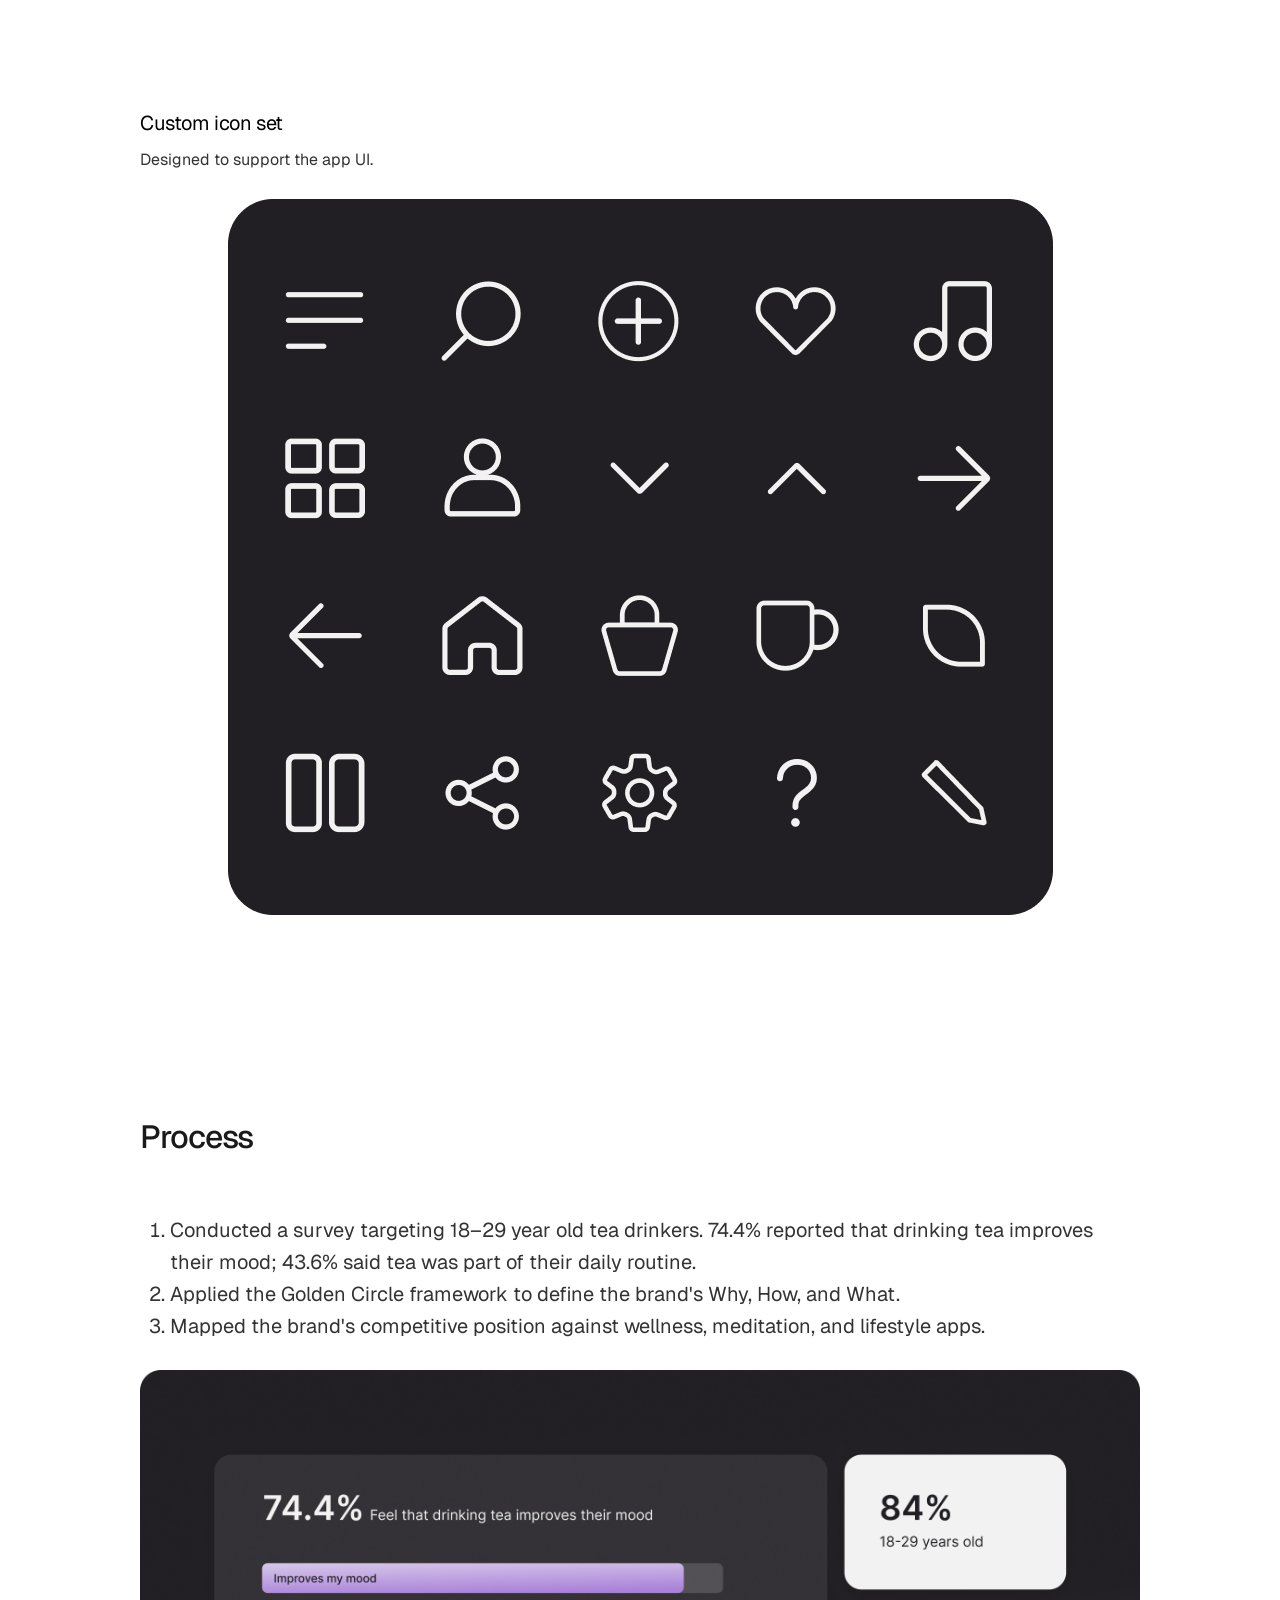
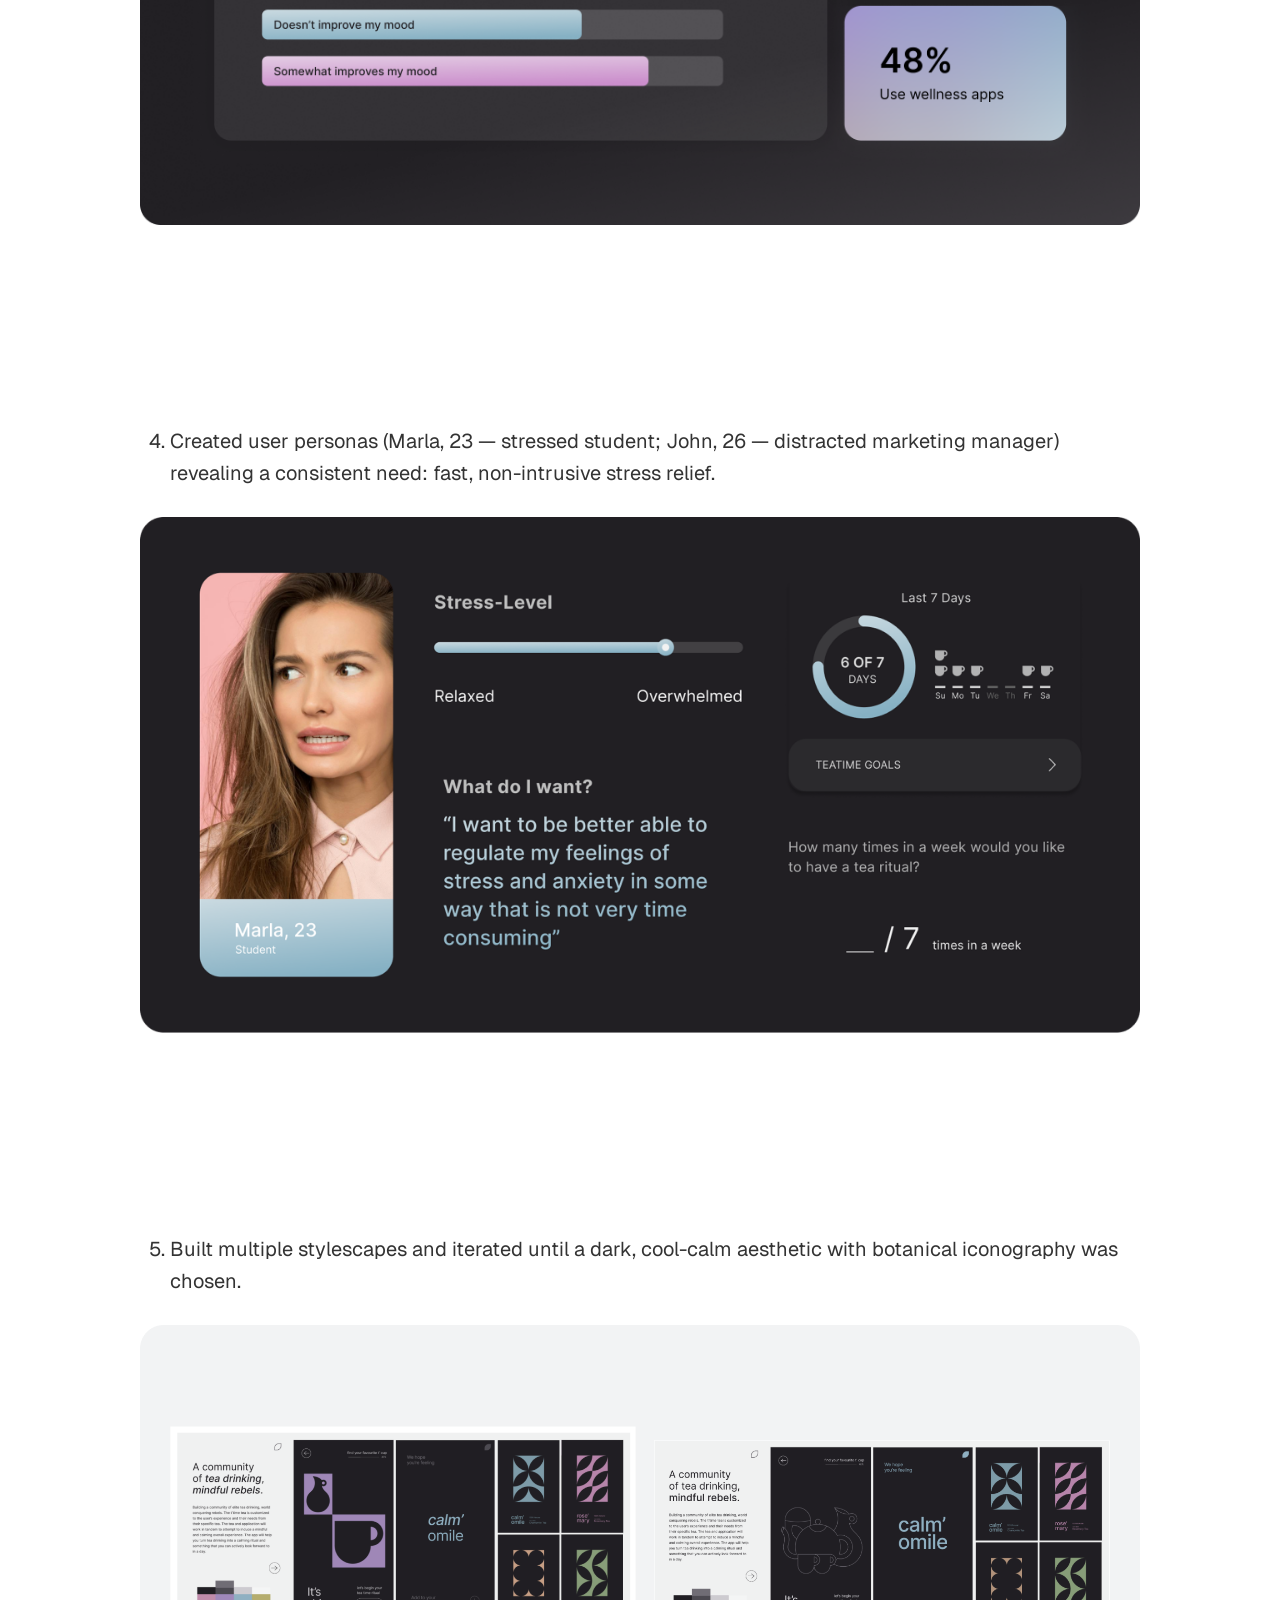
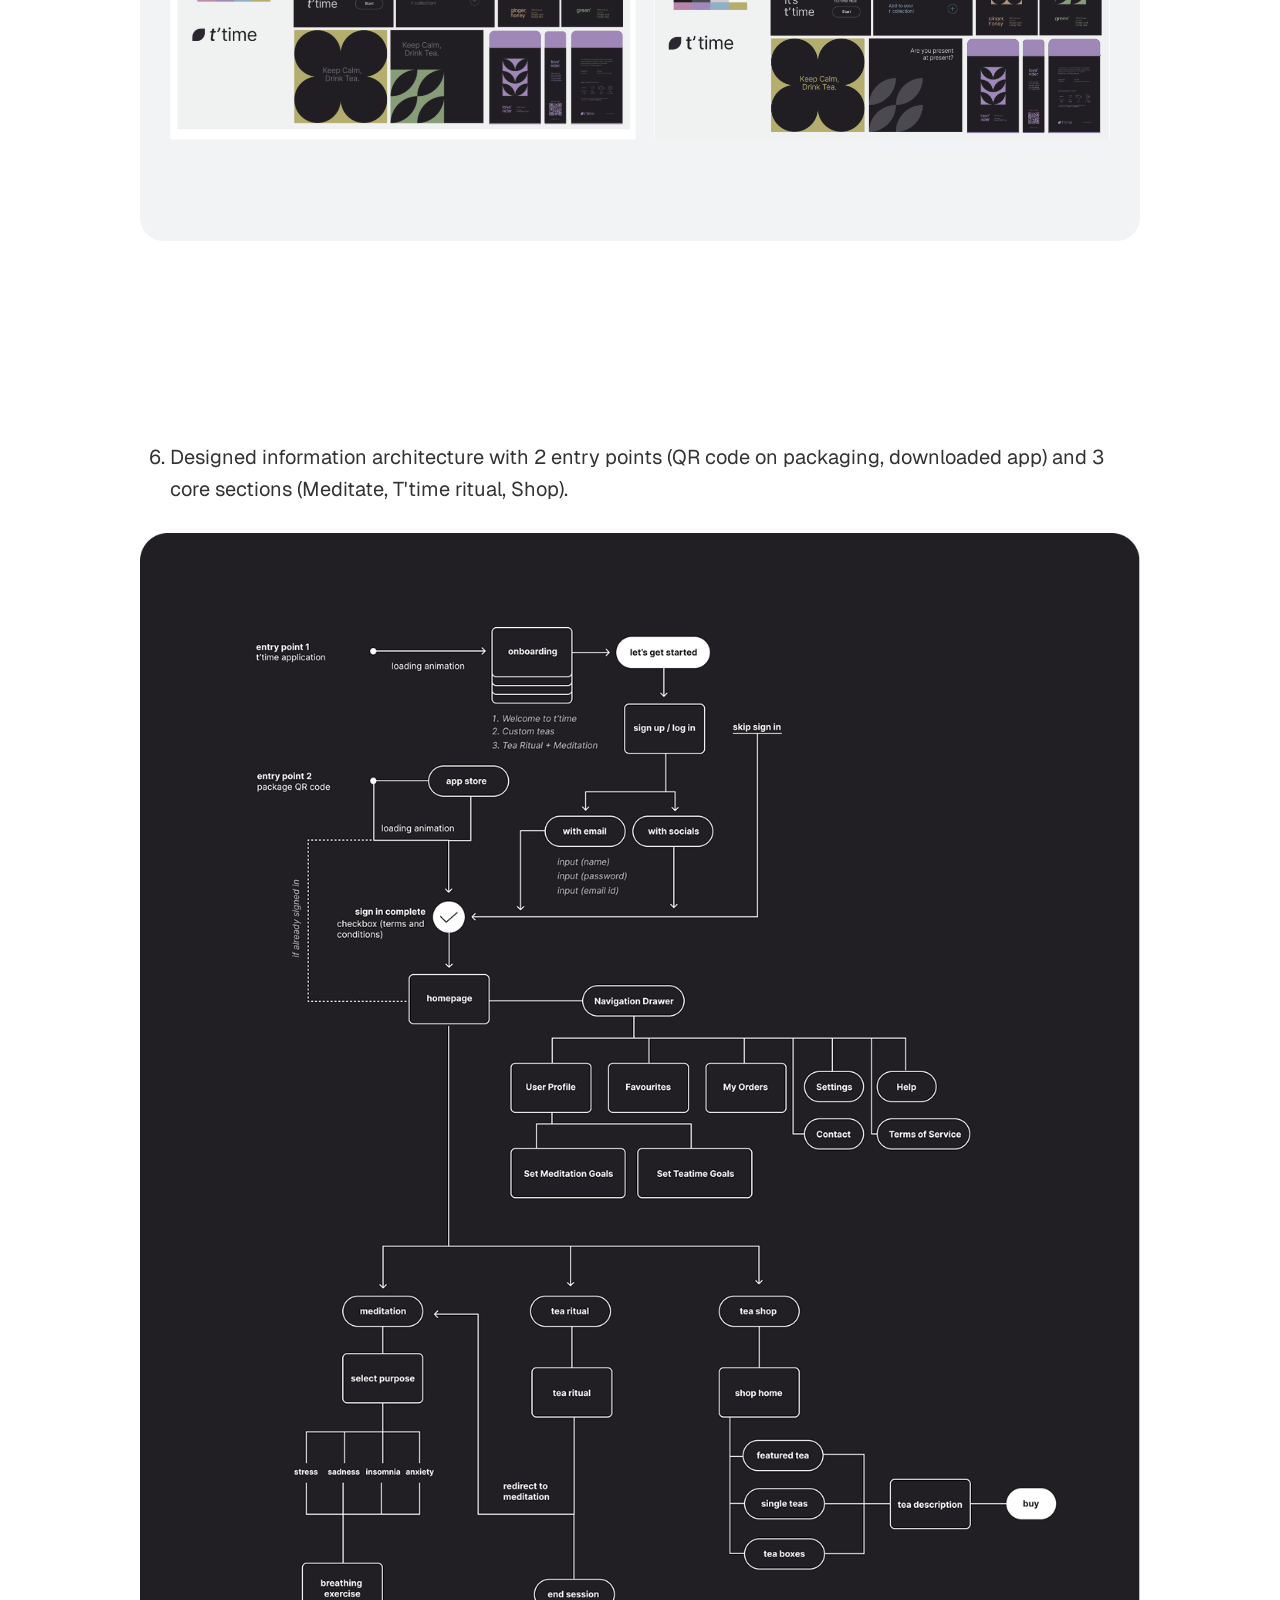
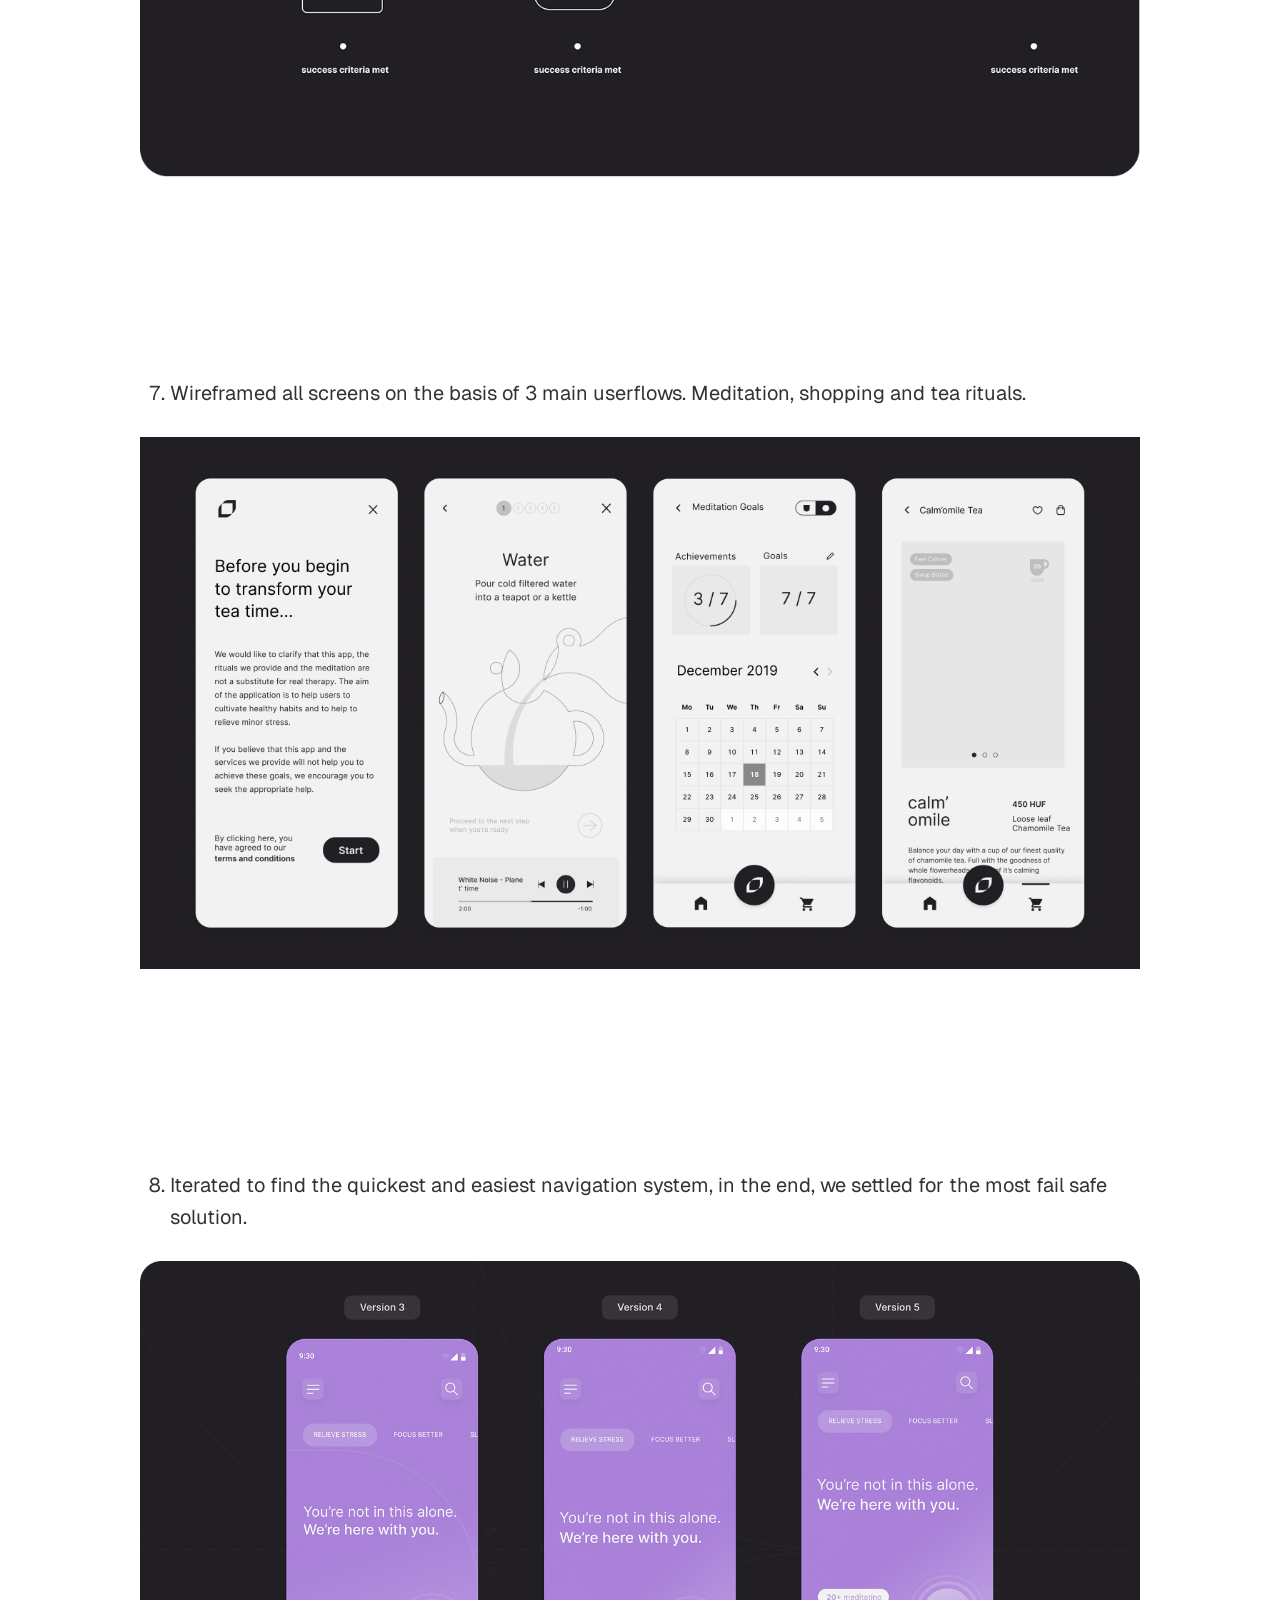
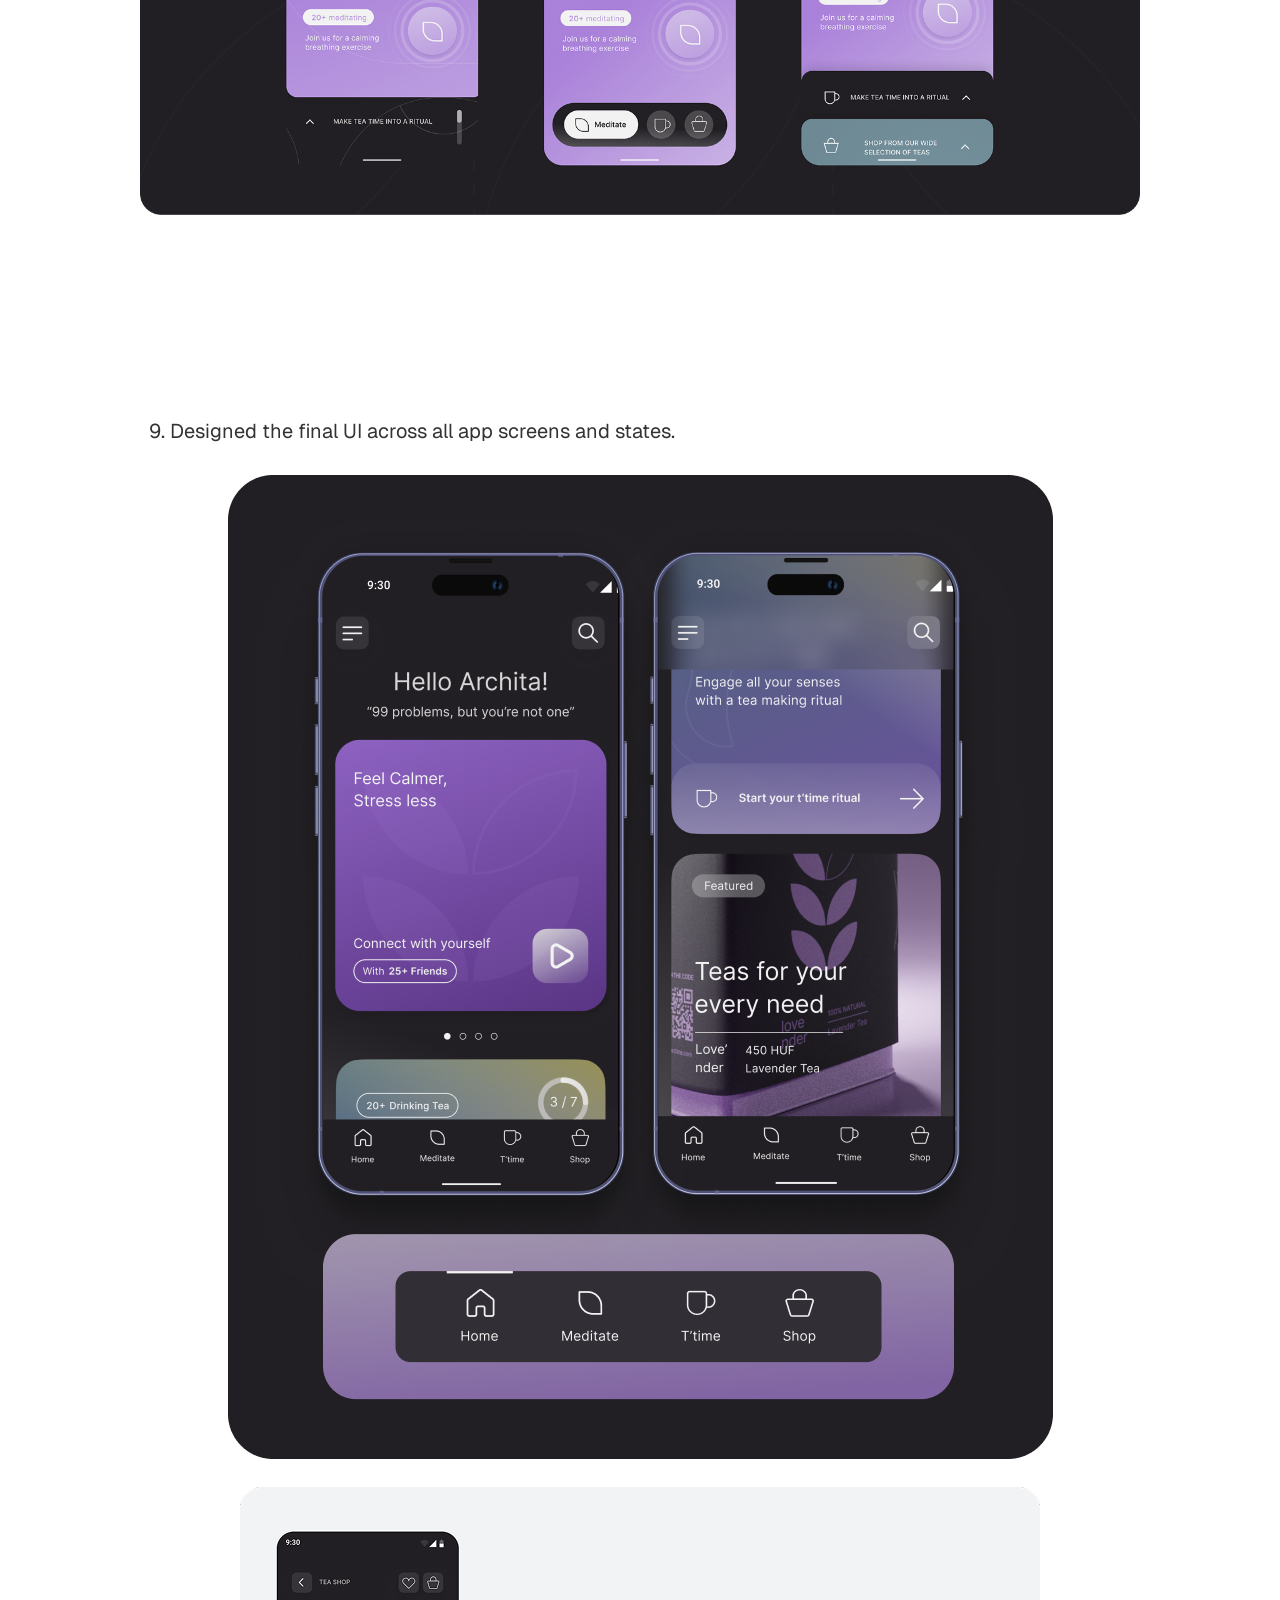
<file: ttime.html>
<!DOCTYPE html>
<html lang="en">
<head>
  <meta charset="UTF-8" />
  <script>
    // Plays the "zoom in" half of the page transition, before first
    // paint, using the click-origin the previous page stored. See
    // assets/page-transition.js for the outgoing half.
    (function () {
      var origin = sessionStorage.getItem('pt-origin');
      if (origin) {
        sessionStorage.removeItem('pt-origin');
        var parts = origin.split(',');
        document.documentElement.style.setProperty('--pt-x', parts[0] + '%');
        document.documentElement.style.setProperty('--pt-y', parts[1] + '%');
        document.documentElement.classList.add('pt-entering');
      }
    })();
  </script>
  <meta name="viewport" content="width=device-width, initial-scale=1.0" />
  <title>T'time — Archita Bose</title>
  <meta name="description" content="Brand identity, strategy, and app design for T'time — a wellness concept and master's thesis project." />
  <link rel="canonical" href="https://architabose.site/ttime" />
  <meta property="og:type" content="website" />
  <meta property="og:site_name" content="Archita Bose — Product &amp; Brand Designer" />
  <meta property="og:title" content="T'time — Archita Bose" />
  <meta property="og:description" content="Brand identity, strategy, and app design for T'time — a wellness concept and master's thesis project." />
  <meta property="og:image" content="https://architabose.site/assets/og-image.png" />
  <meta property="og:image:width" content="1200" />
  <meta property="og:image:height" content="600" />
  <meta property="og:url" content="https://architabose.site/ttime" />
  <meta name="twitter:card" content="summary_large_image" />
  <meta name="twitter:title" content="T'time — Archita Bose" />
  <meta name="twitter:description" content="Brand identity, strategy, and app design for T'time — a wellness concept and master's thesis project." />
  <meta name="twitter:image" content="https://architabose.site/assets/og-image.png" />
  <link rel="preconnect" href="https://fonts.googleapis.com" />
  <link rel="preconnect" href="https://fonts.gstatic.com" crossorigin />
  <link href="https://fonts.googleapis.com/css2?family=Geist:wght@300;400;500&family=Sorts+Mill+Goudy:ital@0;1&display=swap" rel="stylesheet" />
  <link rel="icon" href="assets/Favicon-light.png" media="(prefers-color-scheme: light)" />
  <link rel="icon" href="assets/Favicon-dark.png" media="(prefers-color-scheme: dark)" />
  <link rel="stylesheet" href="style.css" />
</head>
<body>

  <main class="cs-page">

    <!-- Top bar: back + section tabs -->
    <div class="cs-topbar">
      <div class="cs-topbar__inner">
        <a href="/" class="cs-back" aria-label="Back to all work">
          <img src="assets/arrow.svg" alt="←" style="transform: rotate(180deg);" />
        </a>
        <nav class="cs-tabs" id="csTabs">
          <span class="nav__highlight" id="csTabsHighlight" aria-hidden="true"></span>
          <a href="#summary" class="is-active">
            <svg class="cs-tabs__dots" viewBox="0 0 24 24" fill="none" xmlns="http://www.w3.org/2000/svg" aria-hidden="true">
              <circle cx="5" cy="12" r="2" fill="currentColor"/>
              <circle cx="12" cy="12" r="2" fill="currentColor"/>
              <circle cx="19" cy="12" r="2" fill="currentColor"/>
            </svg>
            <span class="cs-tabs__label">Summary</span>
          </a>
          <a href="#problem">Problem</a>
          <a href="#solution">Solution</a>
          <a href="#process">Process</a>
          <a href="#outcome">Outcome</a>
        </nav>
      </div>
    </div>

    <div class="cs-intro">
    <!-- Head: icon, title, subtitle + meta strip -->
    <div class="cs-head">
      <div class="cs-head__icon" style="background: none; box-shadow: none;">
        <img src="assets/logos/t'time.svg" alt="T'time" style="width: 80px; height: 80px;" />
      </div>
      <div class="cs-head__text">
        <h1 class="cs-head__title">T'time</h1>
        <p class="cs-head__sub">A conceptual wellness brand built around tea — selling organic teas and providing a mindful tea drinking experience through a companion mobile app.</p>
      </div>
      <div class="cs-meta">
        <span class="cs-meta__item">Master's thesis project</span>
        <span class="cs-meta__item">Student Designer</span>
        <span class="cs-meta__item">4 months (2022)</span>
        <span class="cs-meta__item">Budapest Metropolitan University</span>
        <span class="cs-meta__item">Brand + Mobile App</span>
        <a href="https://architaness.gumroad.com/l/dcrtjd" target="_blank" rel="noopener" class="cs-meta__chip">
          <span class="cs-meta__chip-icon cs-meta__chip-icon--logo"><img src="assets/logos/t'time.svg" alt="" /></span>
          Get the thesis doc
        </a>
      </div>
    </div>

    <!-- Hero image -->
    <div class="cs-hero" style="width: 90%; height: auto;">
      <img src="assets/Project images/Project Heros/Ttime.png" alt="T'time brand" style="height: auto;" />
    </div>
    </div>

    <!-- Summary -->
    <section class="cs-section cs-section--wide" id="summary">
      <h2 class="cs-section__heading">Summary</h2>
      <div class="cs-lead">
        <p>T'time is a conceptual wellness brand and mobile app designed around mindful tea drinking. Created as my Master's thesis project, it brings together brand identity, packaging, and app design into one calm, cohesive experience.</p>
        <div>
          <p>I led the full project from research and strategy to final visuals, including:</p>
          <ul>
            <li>Brand strategy and visual identity.</li>
            <li>Tea packaging with colour-coded variants and QR-linked meditations.</li>
            <li>UX research, personas, and information architecture.</li>
            <li>Wireframes and navigation iterations for a low-friction app experience.</li>
            <li>Final UI design for guided meditations, tea rituals, and the tea shop.</li>
            <li>A cohesive brand, packaging, and product experience that earned a distinction grade.</li>
          </ul>
        </div>
      </div>
      <div class="cs-stats">
        <div class="cs-stat">
          <span class="cs-stat__num">🏅 Distinction</span>
          <span class="cs-stat__label">Graduated with Master's thesis project</span>
        </div>
        <div class="cs-stat">
          <span class="cs-stat__num">74.4%</span>
          <span class="cs-stat__label">Of surveyed users aligned with product concept</span>
        </div>
        <div class="cs-stat">
          <span class="cs-stat__num">Multi-disciplinary</span>
          <span class="cs-stat__label">Brand + app delivered</span>
        </div>
      </div>
    </section>

    <!-- Problem -->
    <section class="cs-section" id="problem">
      <h2 class="cs-section__heading">Problem</h2>
      <div class="cs-grid">
        <div class="cs-card">
          <p class="cs-card__title">Unmet audience need</p>
          <p class="cs-card__text">The target audience — Millennials and Gen-Z — are the largest demographic of tea drinkers, but no brand was effectively merging the ritual of tea with modern wellness and mindfulness.</p>
        </div>
        <div class="cs-card">
          <p class="cs-card__title">Cross-medium coherence</p>
          <p class="cs-card__text">The brand identity needed to live coherently across logo, physical tin packaging, advertising collateral, and a mobile app UI.</p>
        </div>
        <div class="cs-card">
          <p class="cs-card__title">Zero-friction UX</p>
          <p class="cs-card__text">The app needed to reduce friction to near zero: users dealing with stress or anxiety don't have patience for complicated onboarding or navigation.</p>
        </div>
      </div>
    </section>

    <!-- Solution -->
    <section class="cs-section" id="solution">
      <h2 class="cs-section__heading">Solution</h2>
      <div class="cs-blocks">

        <div class="cs-block">
          <div class="cs-block__text">
            <p class="cs-block__statement">Full brand identity</p>
            <p class="cs-block__support">Wordmark, icon, colour palette, typography, and photography direction — all built around a dark, premium, botanical aesthetic.</p>
          </div>
          <img src="assets/Project images/Ttime/Logo.png" alt="T'time logo system" style="max-width: 1000px;" />
          <img src="assets/Project images/Ttime/Full brand identity/Posters 1.png" alt="T'time poster application" style="max-width: 1000px;" />
          <img src="assets/Project images/Ttime/Full brand identity/billboard 1.png" alt="T'time billboard application" style="max-width: 1000px;" />
        </div>

        <div class="cs-block">
          <div class="cs-block__text">
            <p class="cs-block__statement">Physical tin packaging</p>
            <p class="cs-block__support">Colour-coded variants per tea blend, with QR codes that link directly to the corresponding in-app meditation.</p>
          </div>
          <img src="assets/Project images/Ttime/Package.png" alt="T'time tin packaging" style="max-width: 1000px;" />
        </div>

        <div class="cs-block">
          <div class="cs-block__text">
            <p class="cs-block__statement">Mobile app with 3 core features</p>
            <p class="cs-block__support">Guided meditations (adjustable duration), tea rituals (under 5 minutes), and a tea shop.</p>
          </div>
          <img src="assets/Project images/Ttime/Full brand identity/Mobile app with 3 core features.png" alt="T'time mobile app core features" style="max-width: 1000px;" />
        </div>

        <div class="cs-block">
          <div class="cs-block__text">
            <p class="cs-block__statement">Calming onboarding experience</p>
            <p class="cs-block__support">With the option to skip sign-in entirely.</p>
          </div>
          <img src="assets/Project images/Ttime/Full brand identity/Calming onboarding.png" alt="T'time calming onboarding experience" style="max-width: 1000px;" />
        </div>

        <div class="cs-block">
          <div class="cs-block__text">
            <p class="cs-block__statement">Custom icon set</p>
            <p class="cs-block__support">Designed to support the app UI.</p>
          </div>
          <img src="assets/Project images/Ttime/icons.png" alt="T'time custom icon set" style="max-width: 1000px;" />
        </div>

      </div>
    </section>

    <!-- Process -->
    <section class="cs-section" id="process">
      <h2 class="cs-section__heading">Process</h2>
      <div class="cs-blocks">
        <div class="cs-block">
          <ol start="1">
            <li>Conducted a survey targeting 18–29 year old tea drinkers. 74.4% reported that drinking tea improves their mood; 43.6% said tea was part of their daily routine.</li>
            <li>Applied the Golden Circle framework to define the brand's Why, How, and What.</li>
            <li>Mapped the brand's competitive position against wellness, meditation, and lifestyle apps.</li>
          </ol>
          <img src="assets/Project images/Ttime/Reseacrch 1.png" alt="T'time research and survey findings" style="max-width: 1000px;" />
        </div>

        <div class="cs-block">
          <ol start="4">
            <li>Created user personas (Marla, 23 — stressed student; John, 26 — distracted marketing manager) revealing a consistent need: fast, non-intrusive stress relief.</li>
          </ol>
          <img src="assets/Project images/Ttime/User persona.png" alt="T'time user personas" style="max-width: 1000px;" />
        </div>

        <div class="cs-block">
          <ol start="5">
            <li>Built multiple stylescapes and iterated until a dark, cool-calm aesthetic with botanical iconography was chosen.</li>
          </ol>
          <img src="assets/Project images/Ttime/Stylscapes.png" alt="T'time stylescape exploration" style="max-width: 1000px;" />
        </div>

        <div class="cs-block">
          <ol start="6">
            <li>Designed information architecture with 2 entry points (QR code on packaging, downloaded app) and 3 core sections (Meditate, T'time ritual, Shop).</li>
          </ol>
          <img src="assets/Project images/Ttime/Information Architecture 1.png" alt="T'time information architecture" style="max-width: 1000px;" />
        </div>

        <div class="cs-block">
          <ol start="7">
            <li>Wireframed all screens on the basis of 3 main userflows. Meditation, shopping and tea rituals.</li>
          </ol>
          <img src="assets/Project images/Ttime/Wireframes.png" alt="T'time app wireframes" style="max-width: 1000px;" />
        </div>

        <div class="cs-block">
          <ol start="8">
            <li>Iterated to find the quickest and easiest navigation system, in the end, we settled for the most fail safe solution.</li>
          </ol>
          <img src="assets/Project images/Ttime/Iteration.png" alt="T'time navigation iteration" style="max-width: 1000px;" />
        </div>

        <div class="cs-block">
          <ol start="9">
            <li>Designed the final UI across all app screens and states.</li>
          </ol>
          <img src="assets/Project images/Ttime/UI2.png" alt="T'time final UI" style="max-width: 1000px;" />
          <img src="assets/Project images/Ttime/Designed the final UI across all app screens and states.-image2.png" alt="T'time final UI, additional screens" style="max-width: 1000px;" />
        </div>
      </div>
    </section>

    <!-- Outcome -->
    <section class="cs-section" id="outcome">
      <h2 class="cs-section__heading">Outcome</h2>
      <p class="cs-outcome-statement">Graduated with distinction for my Masters in Graphic Design at Budapest Metropolitan University</p>
      <ul class="cs-list">
        <li>The project was recognised for its cohesion across brand, packaging, and product design — demonstrating end-to-end design thinking from research through to production-ready UI.</li>
      </ul>
    </section>

    <!-- Prev / Next -->
    <nav class="cs-pagenav">
      <a href="/barion-gateway.html">
        <div class="cs-pagenav__col">
          <span class="cs-pagenav__dir"><img src="assets/arrow.svg" alt="" style="width:14px;height:14px;transform:rotate(180deg);" />Previous</span>
          <span class="cs-pagenav__title">Barion Smart Gateway</span>
        </div>
      </a>
      <a href="/barion-brand.html">
        <div class="cs-pagenav__col cs-pagenav__col--next">
          <span class="cs-pagenav__dir">Next<img src="assets/arrow.svg" alt="" style="width:14px;height:14px;" /></span>
          <span class="cs-pagenav__title">Barion Design System</span>
        </div>
      </a>
    </nav>

    <!-- CTA / Footer -->
    <section class="cta cta--footer">
      <div class="container">
        <a href="https://calendar.google.com/calendar/u/0/appointments/schedules/AcZssZ2vW4RpSZejLxgmTTMDxvm0J0nFDjnOiR7LTaFAJMQobYHZuZXFCARJ-3xcp2Z6rQBIwjYaGinx" target="_blank" rel="noopener" class="cta__pill">
          <div class="cta__photo-wrap">
            <img src="assets/photo-pill.png" alt="Archita Bose" class="cta__photo" />
          </div>
          <div class="cta__text">
            <span class="cta__line1">Let's get started</span>
            <span class="cta__line2">
              Connect with me
              <img src="assets/arrow-right-blue.svg" alt="→" class="cta__arrow" />
            </span>
          </div>
        </a>
        <div class="cta__links">
          <a href="mailto:message@architabose.site">message@architabose.site</a>
          <a href="https://www.instagram.com/architaness" target="_blank" rel="noopener">Instagram</a>
          <a href="https://www.linkedin.com/in/architabose/" target="_blank" rel="noopener">Linkedin</a>
        </div>
      </div>
    </section>

  </main>

  <script src="assets/cs-nav.js"></script>
  <script src="assets/cta-glow.js"></script>

  <script src="assets/page-transition.js"></script>
</body>
</html>
</file>
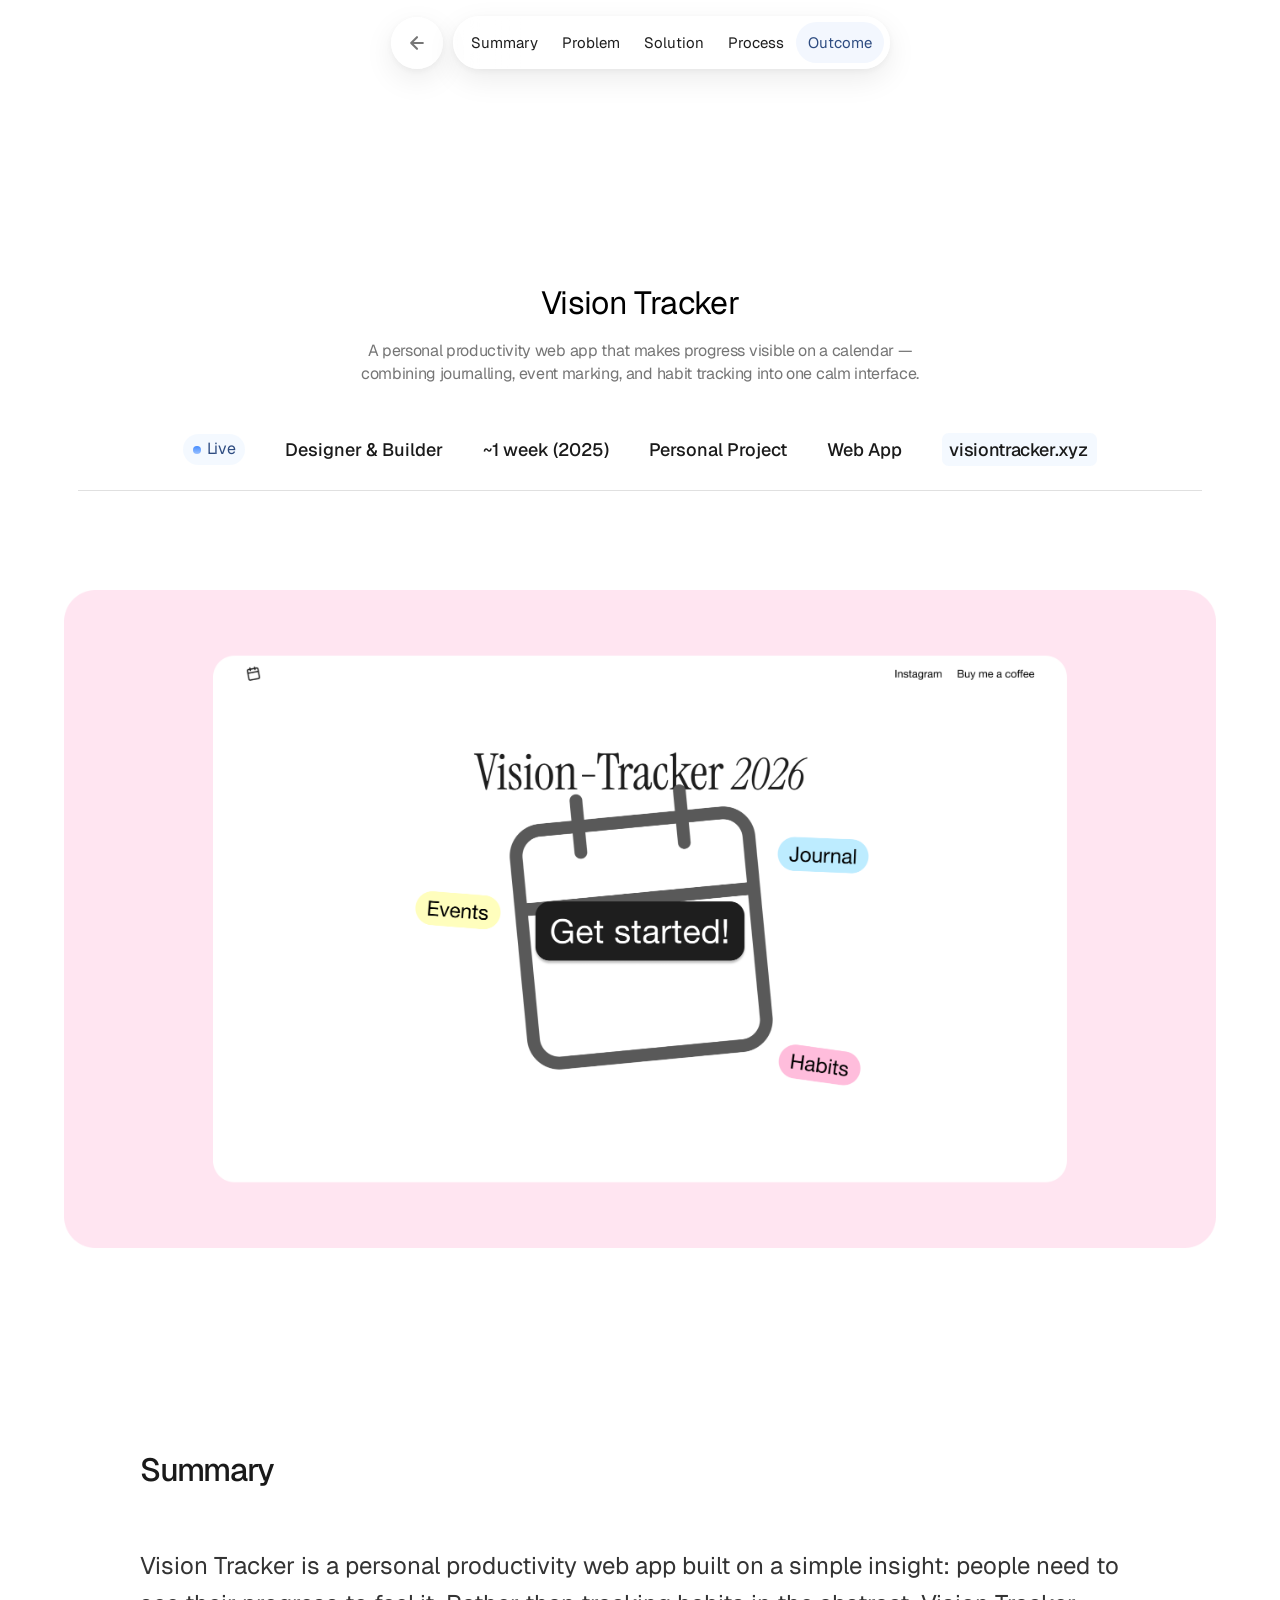
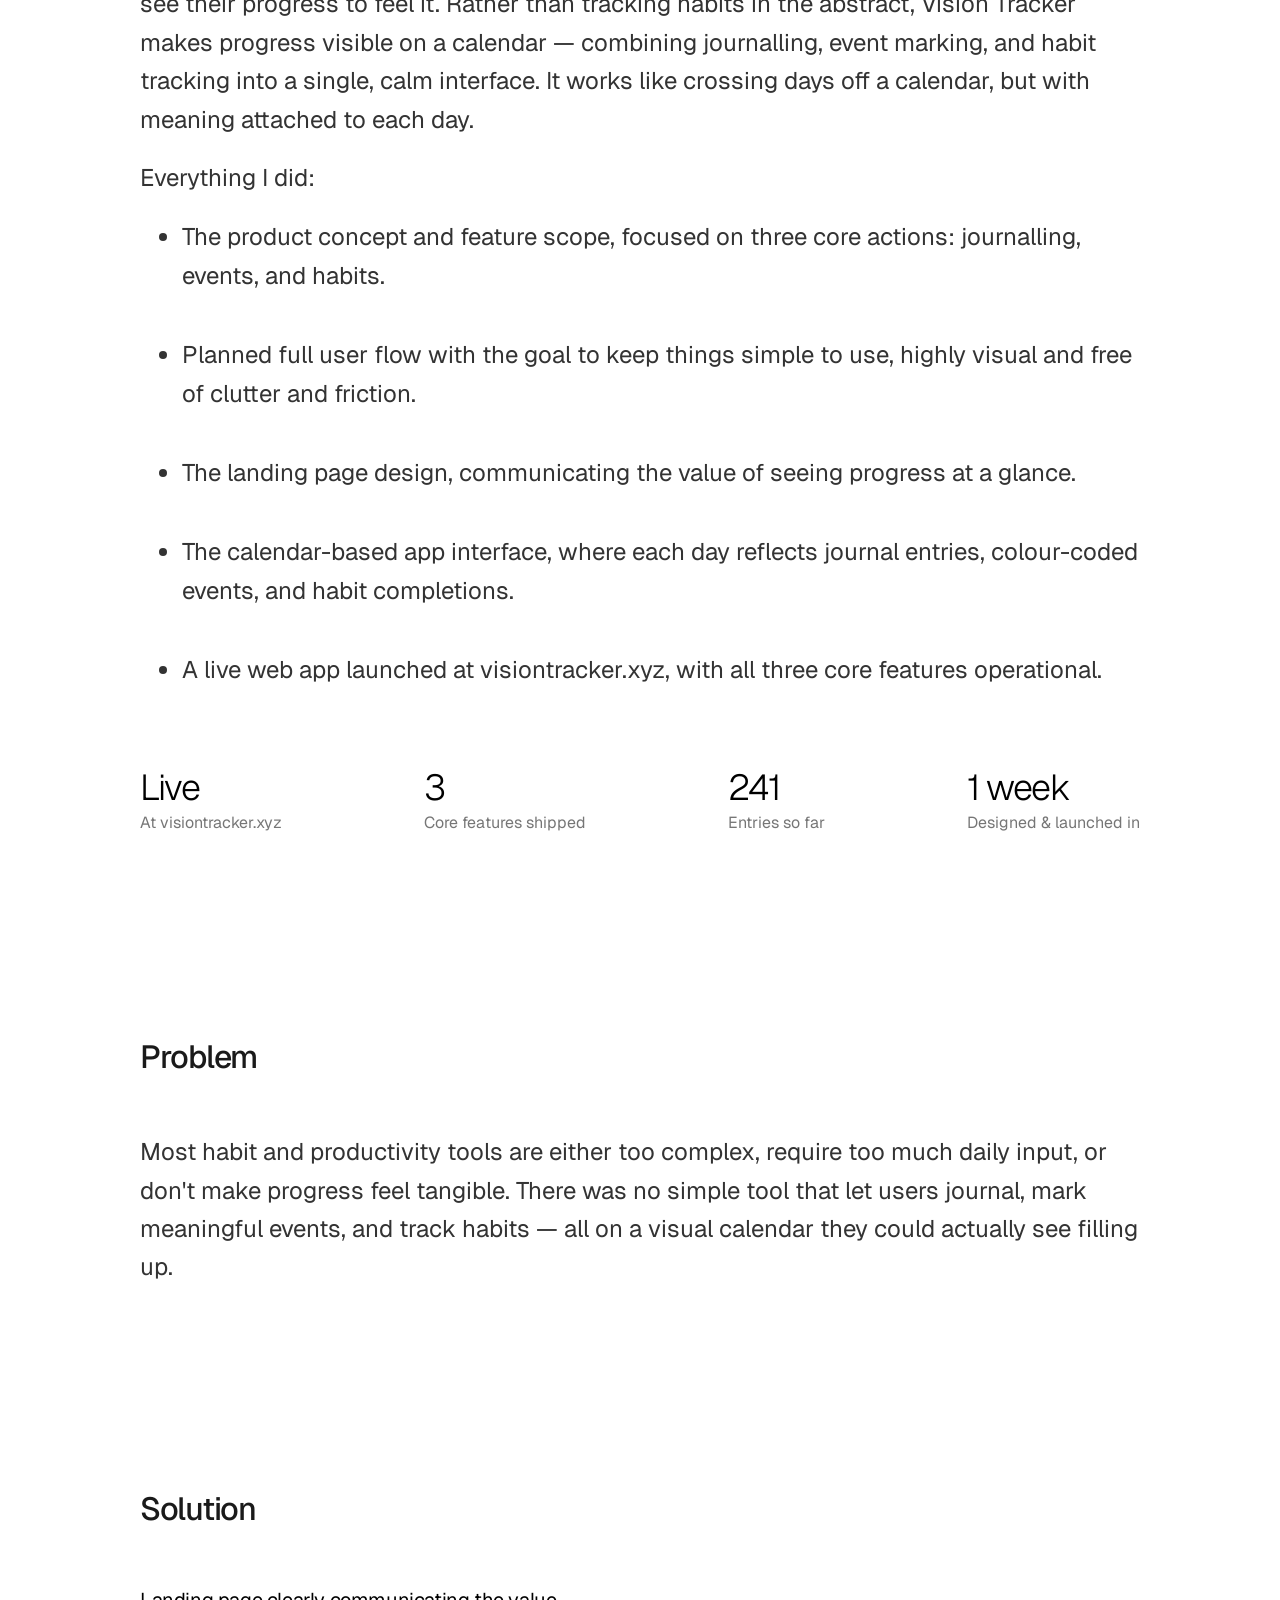
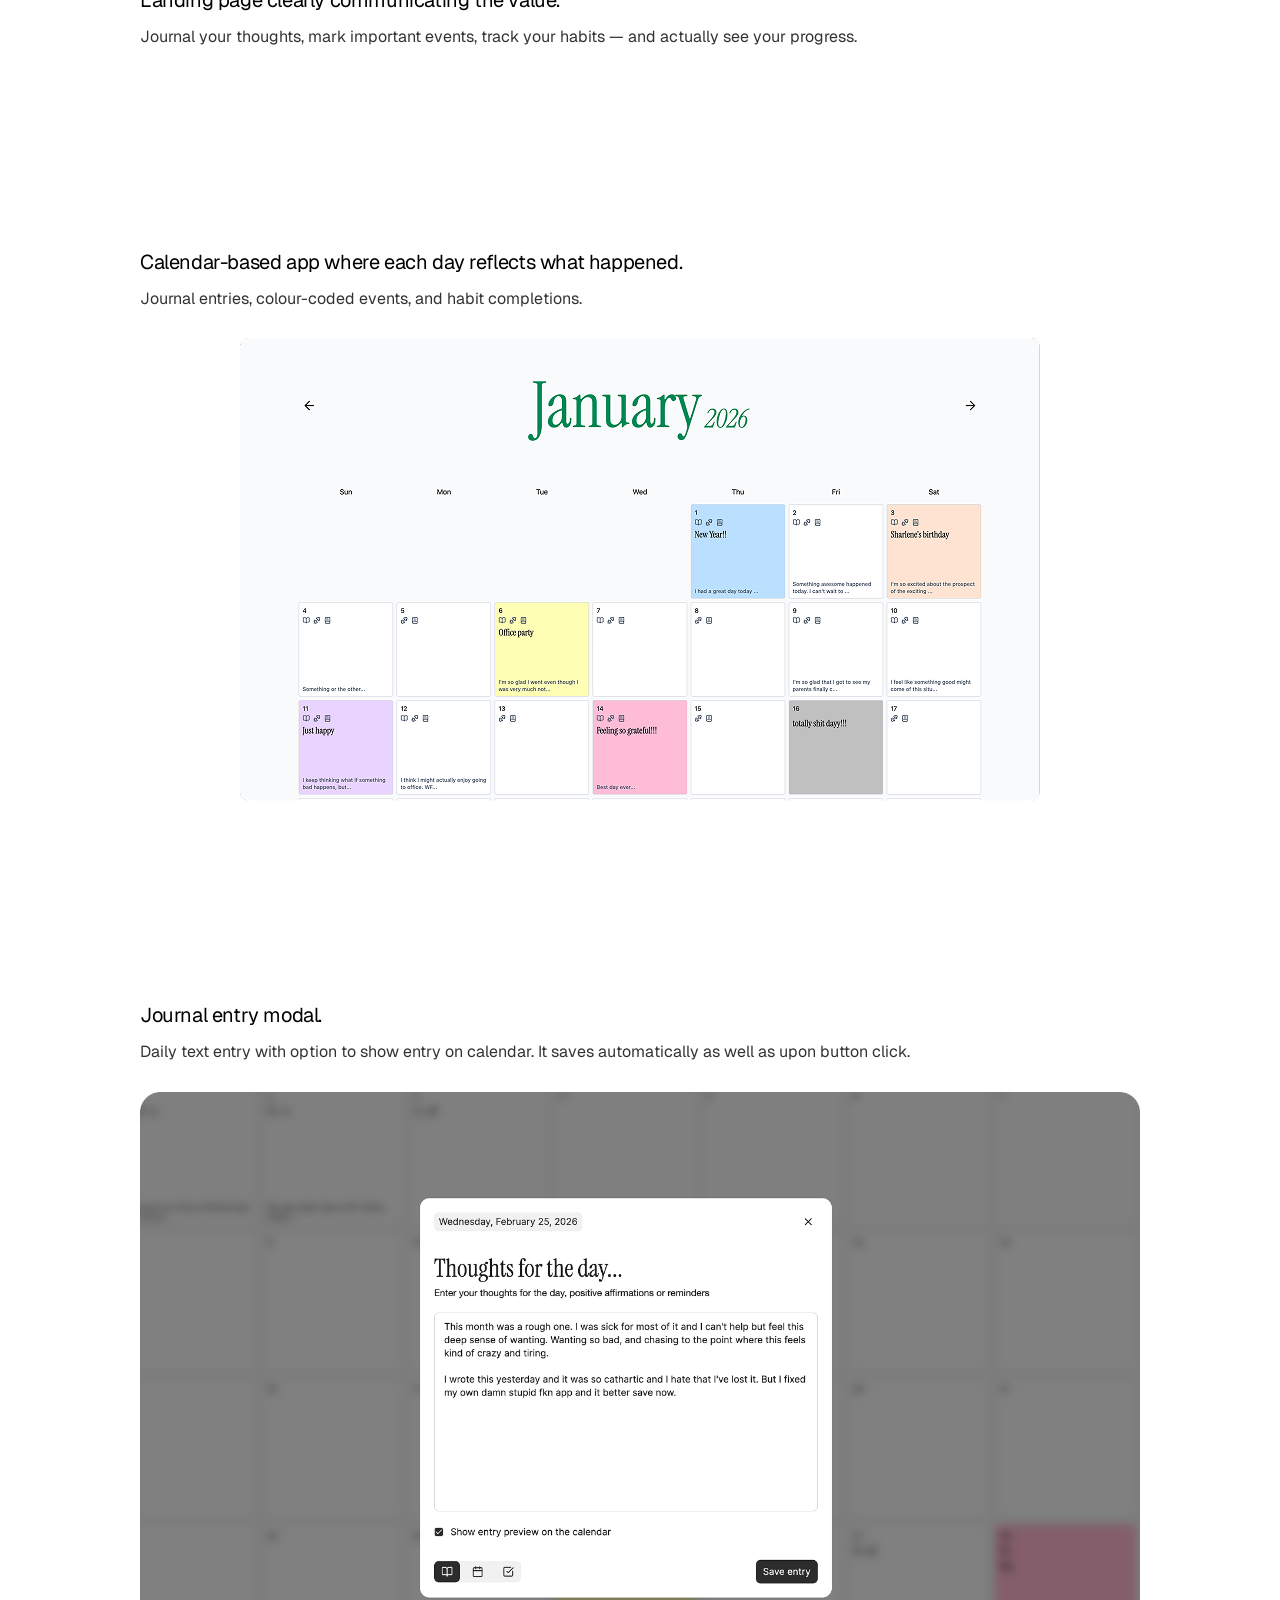
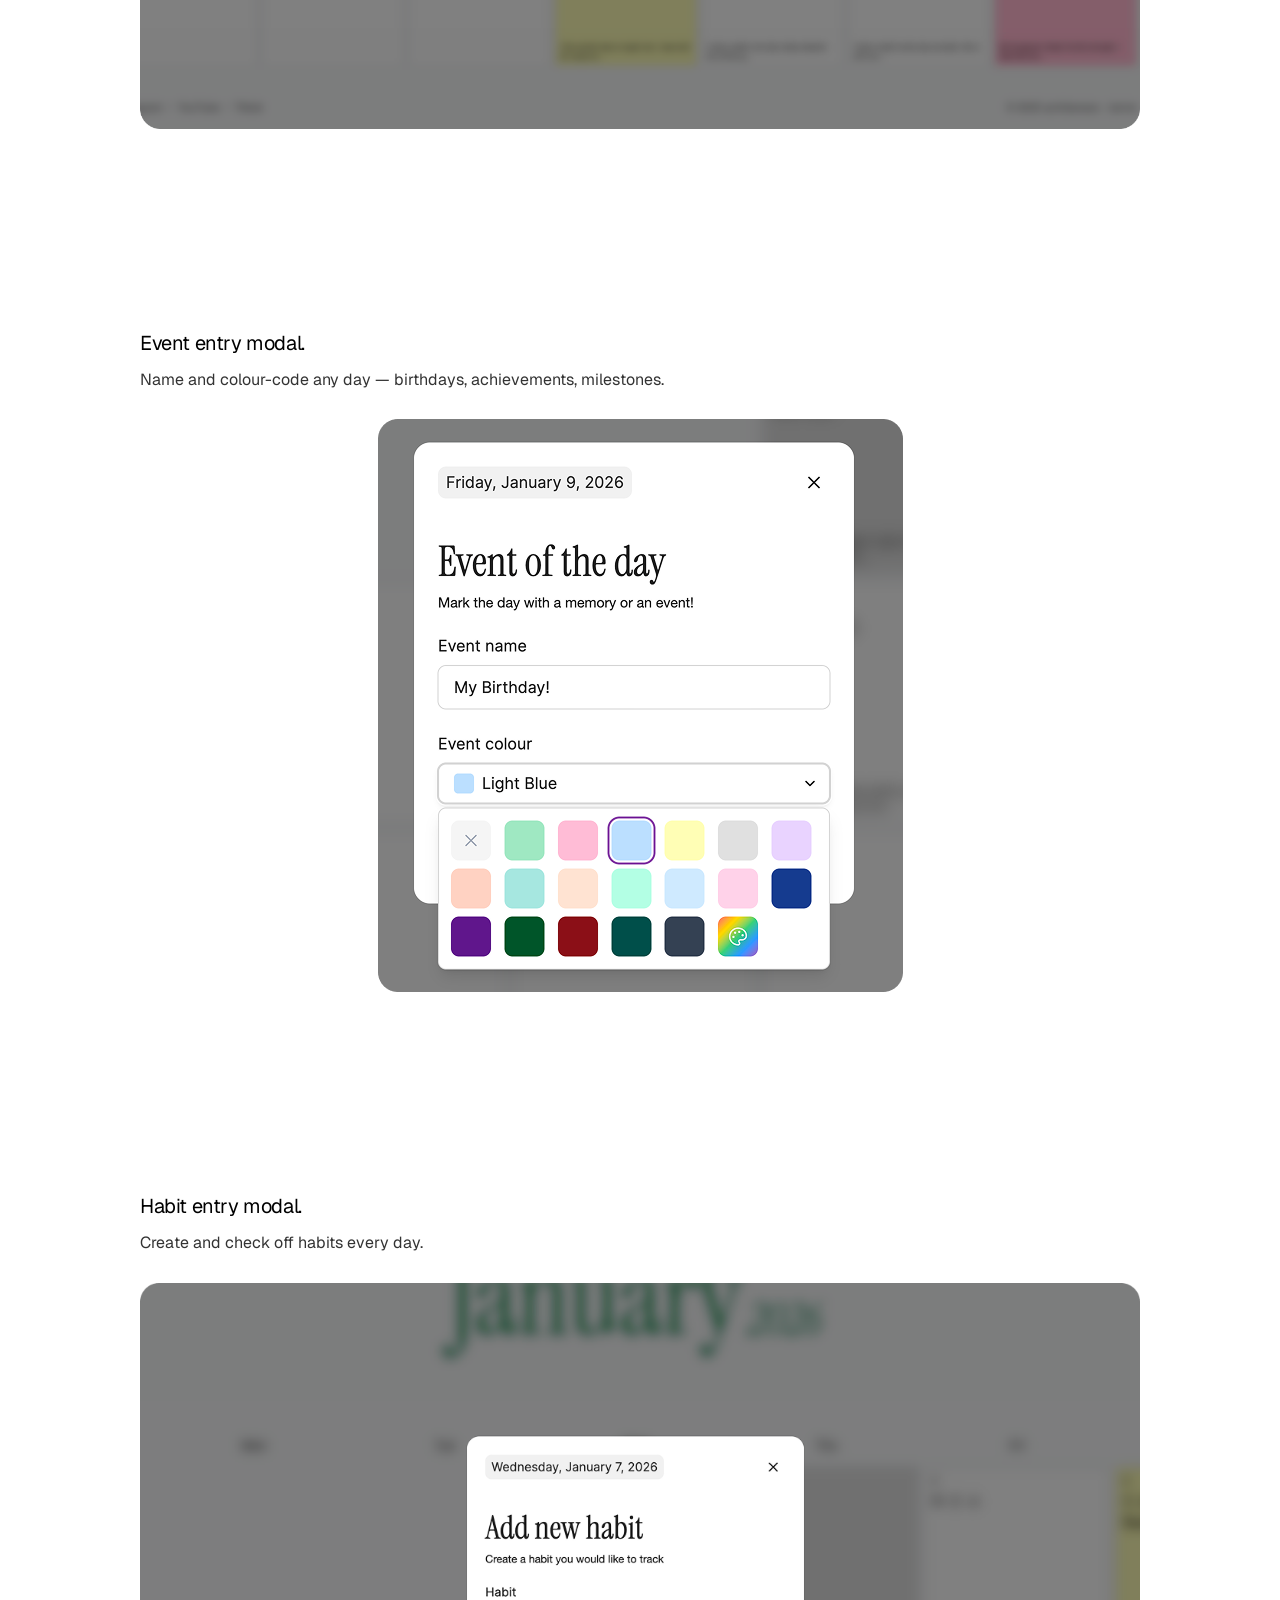
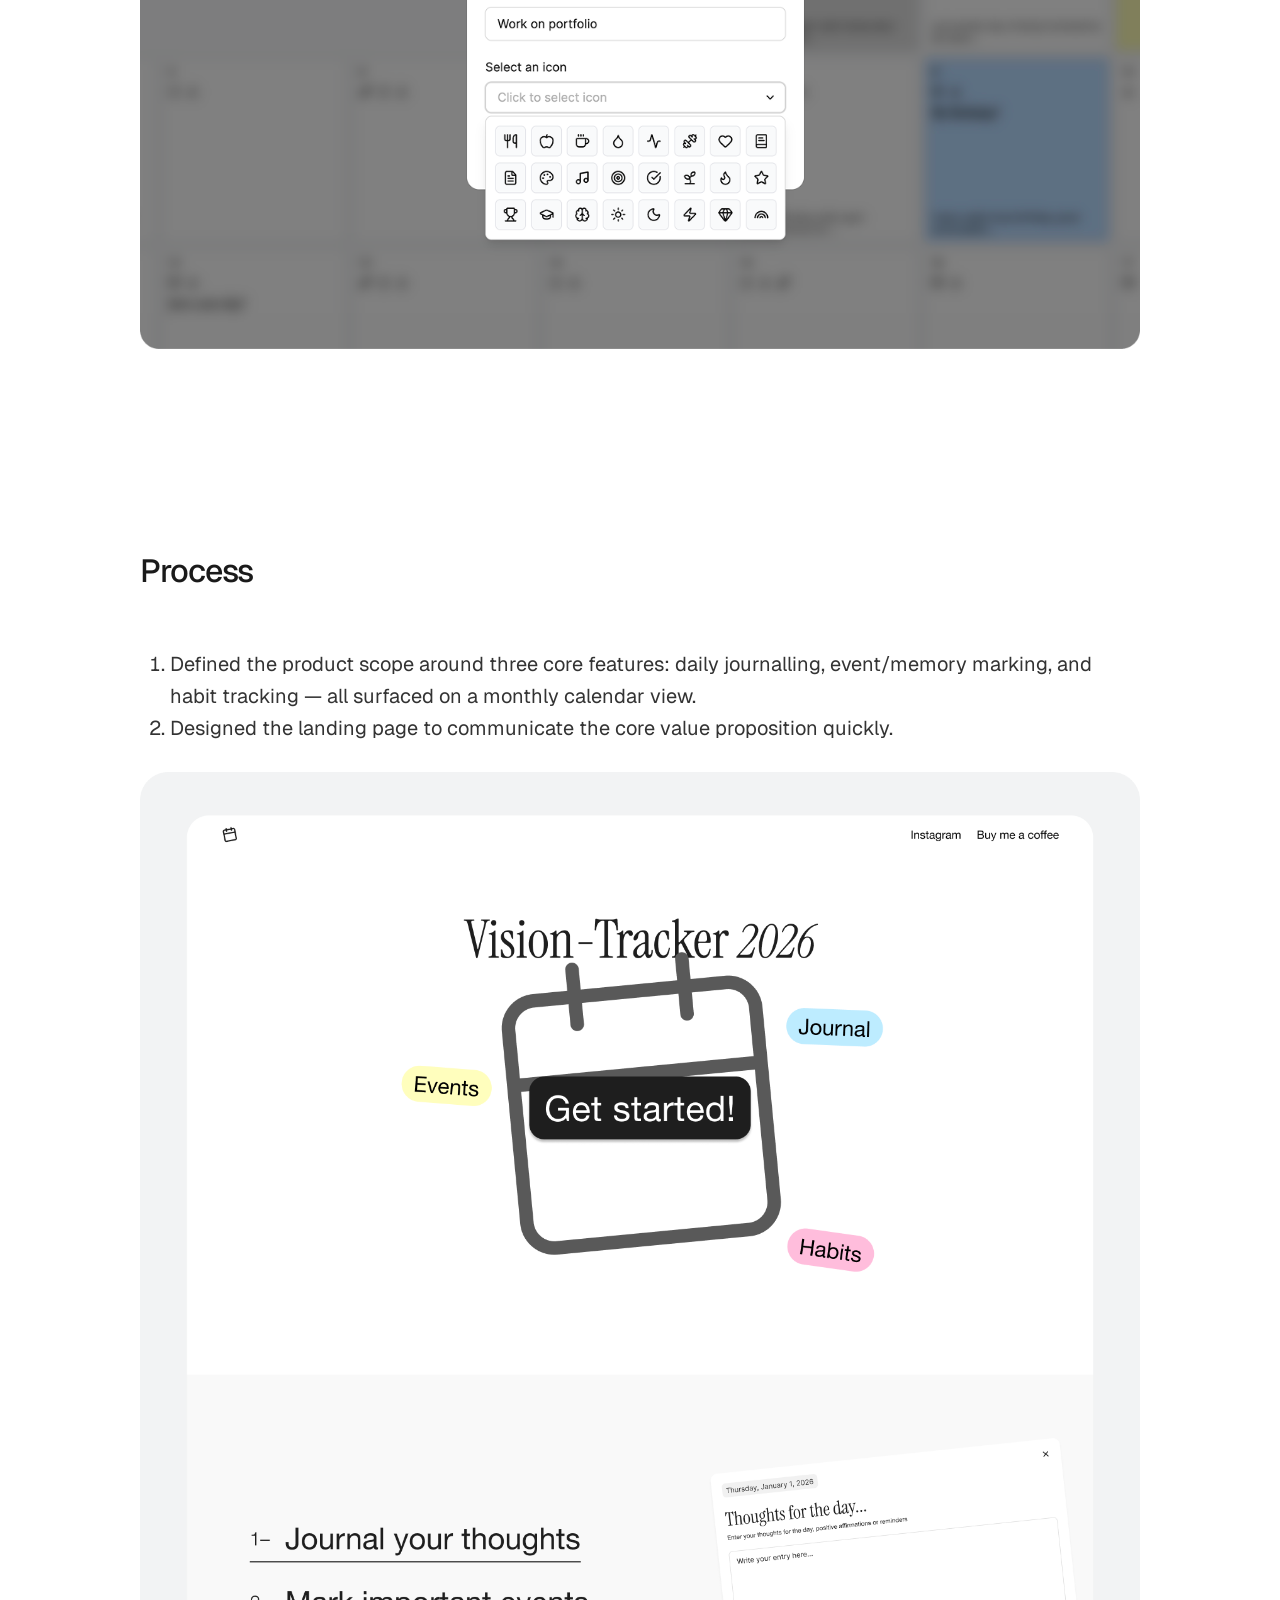
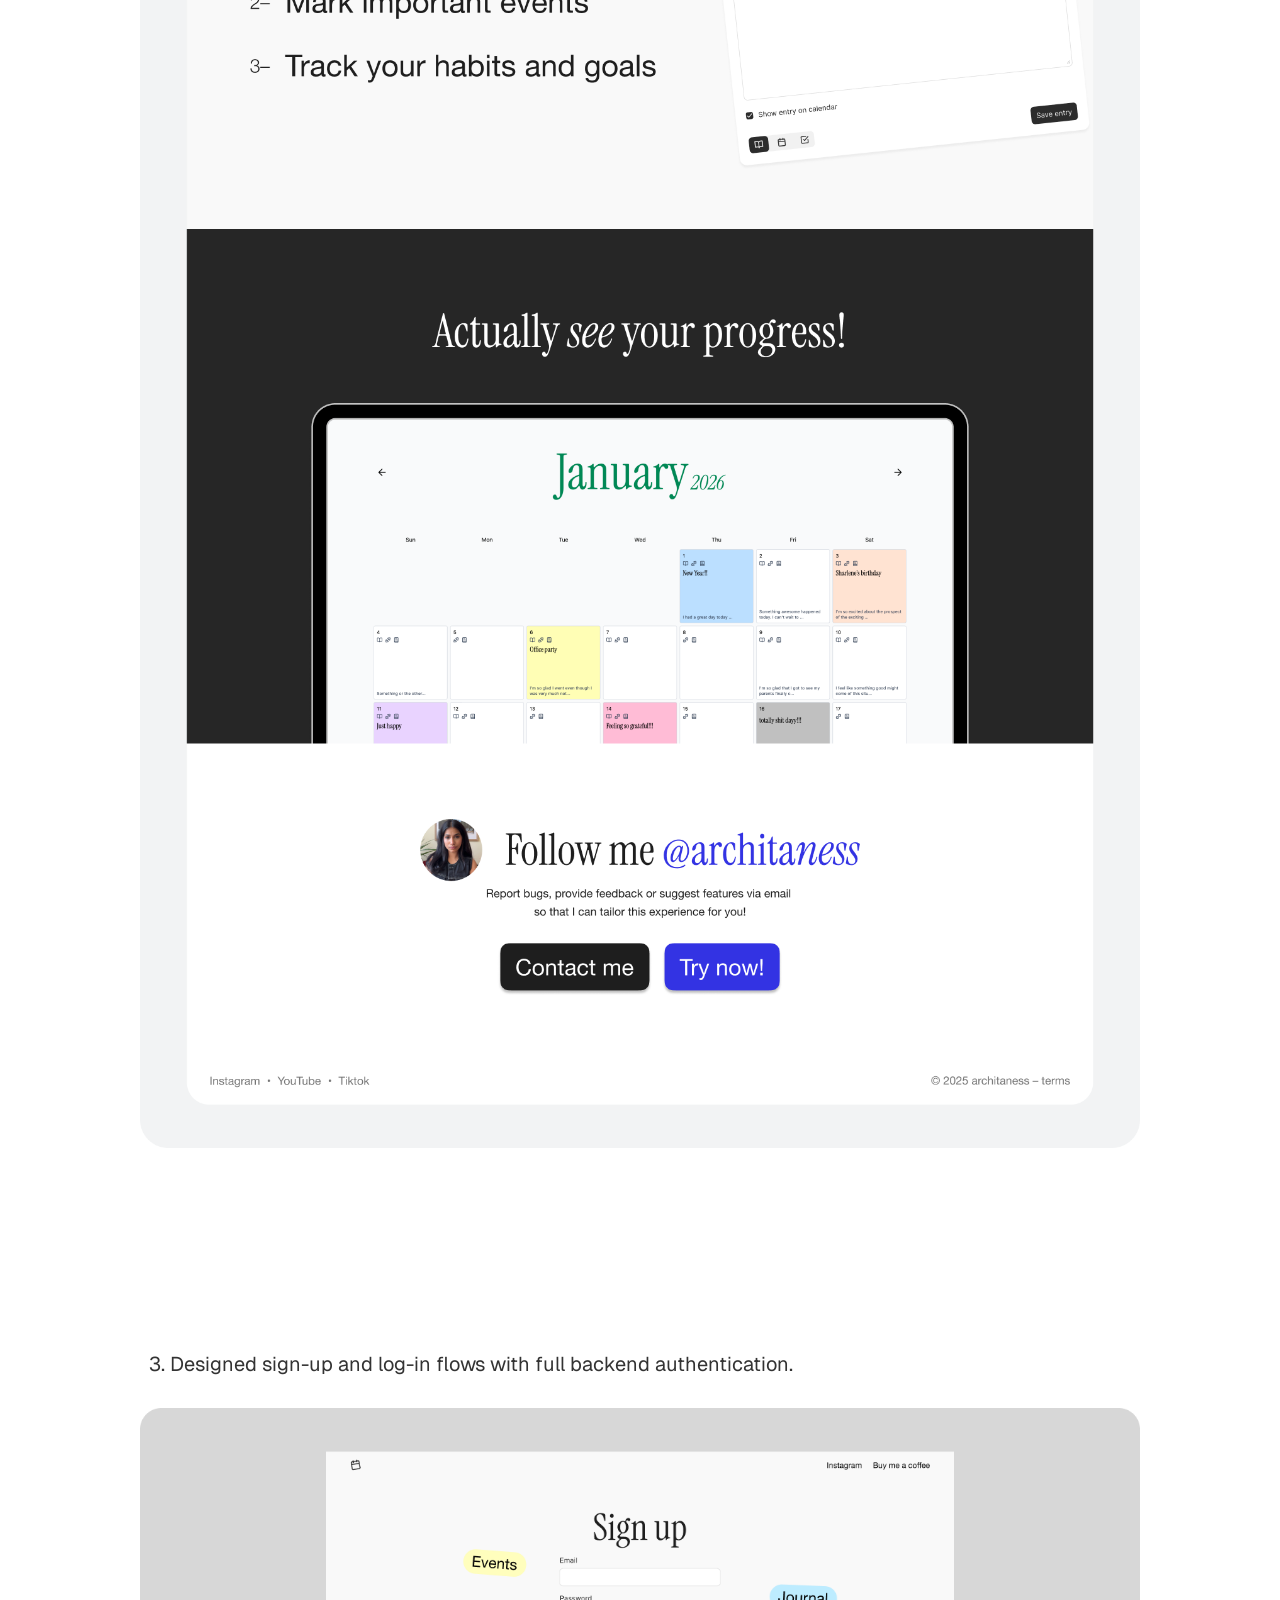
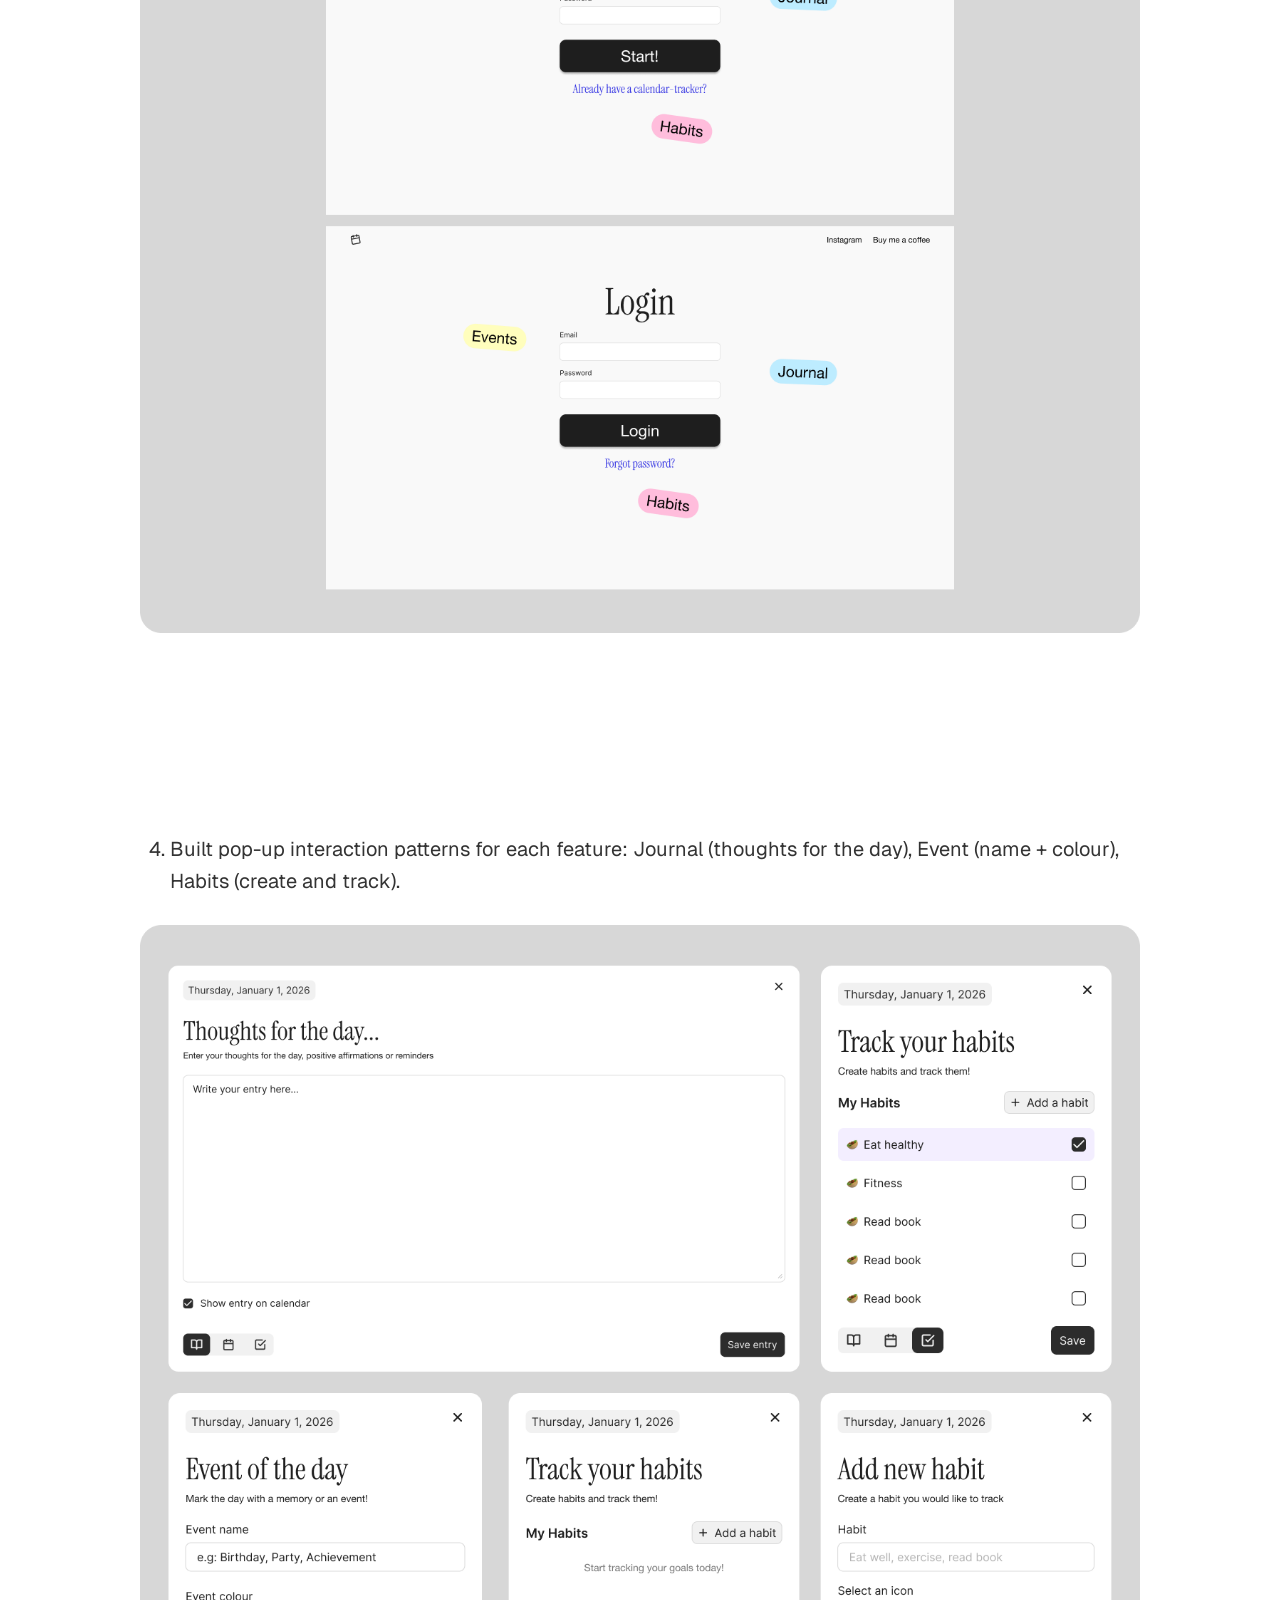
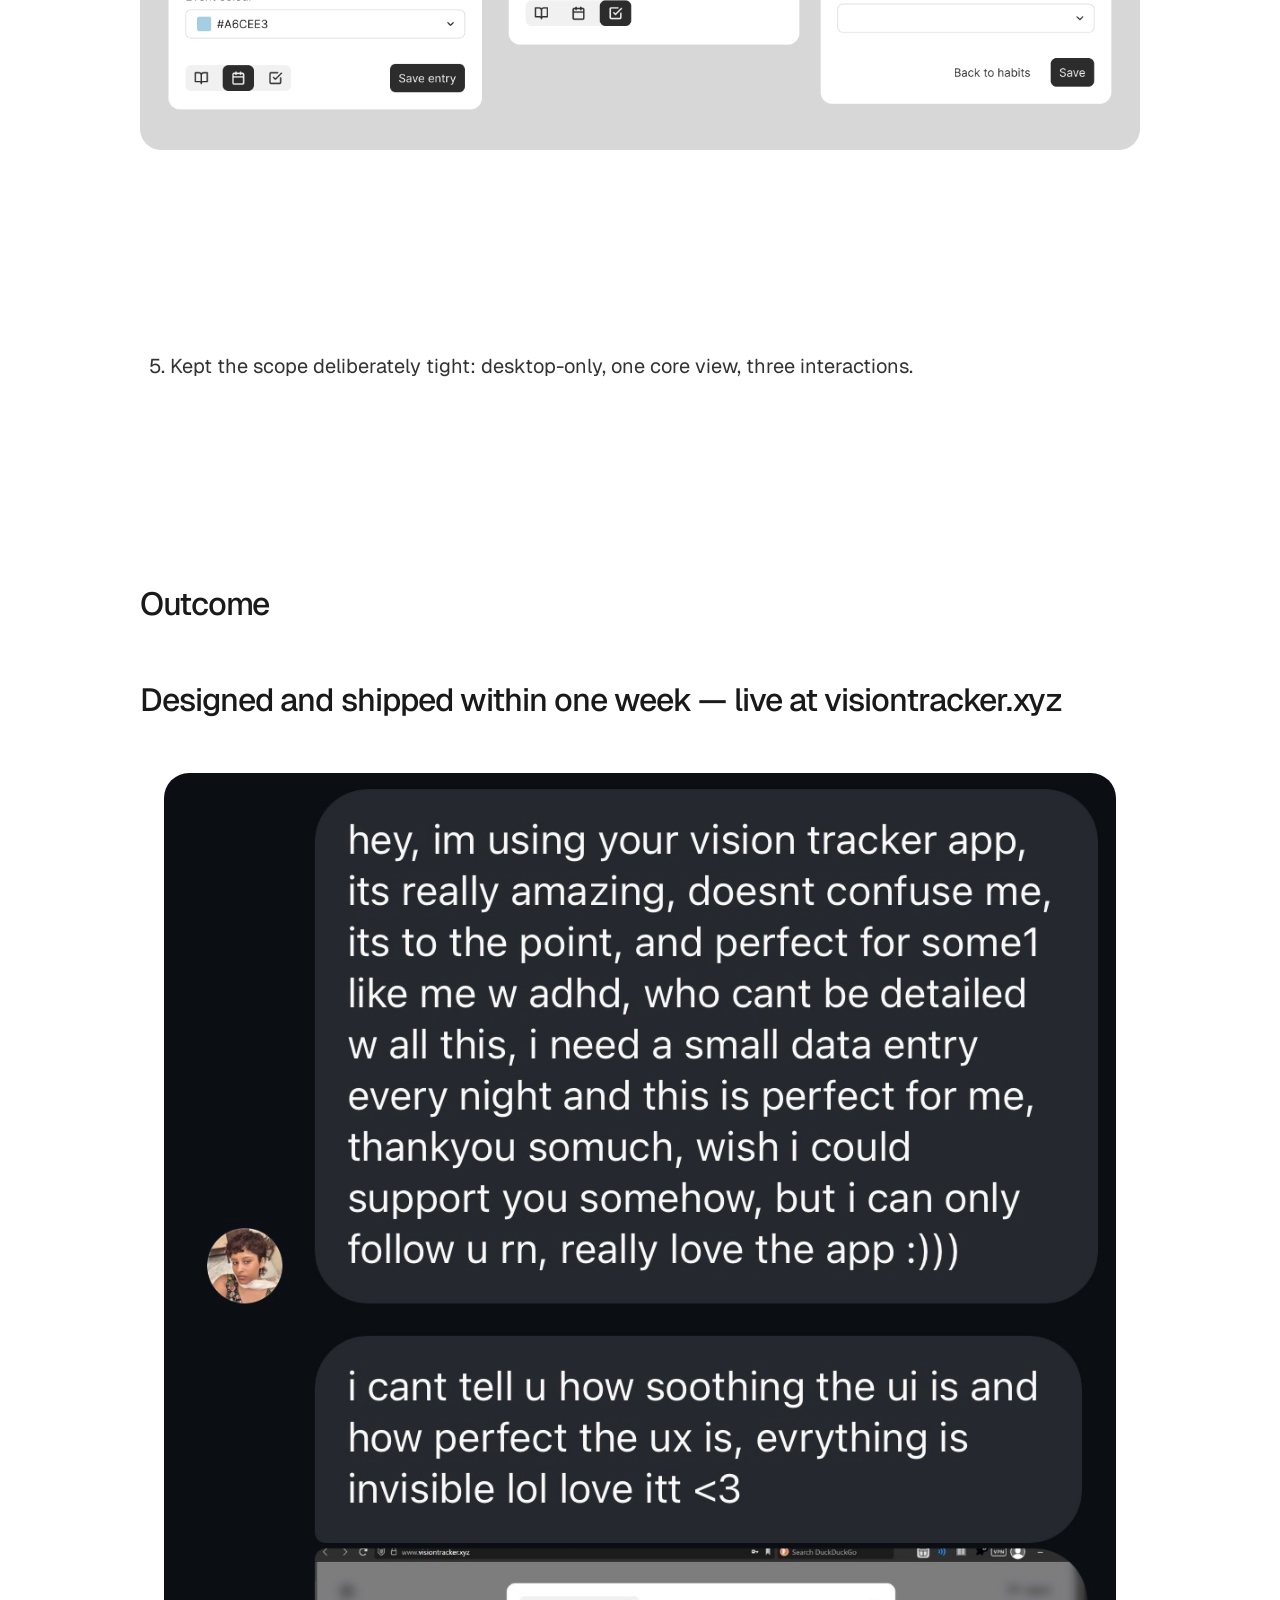
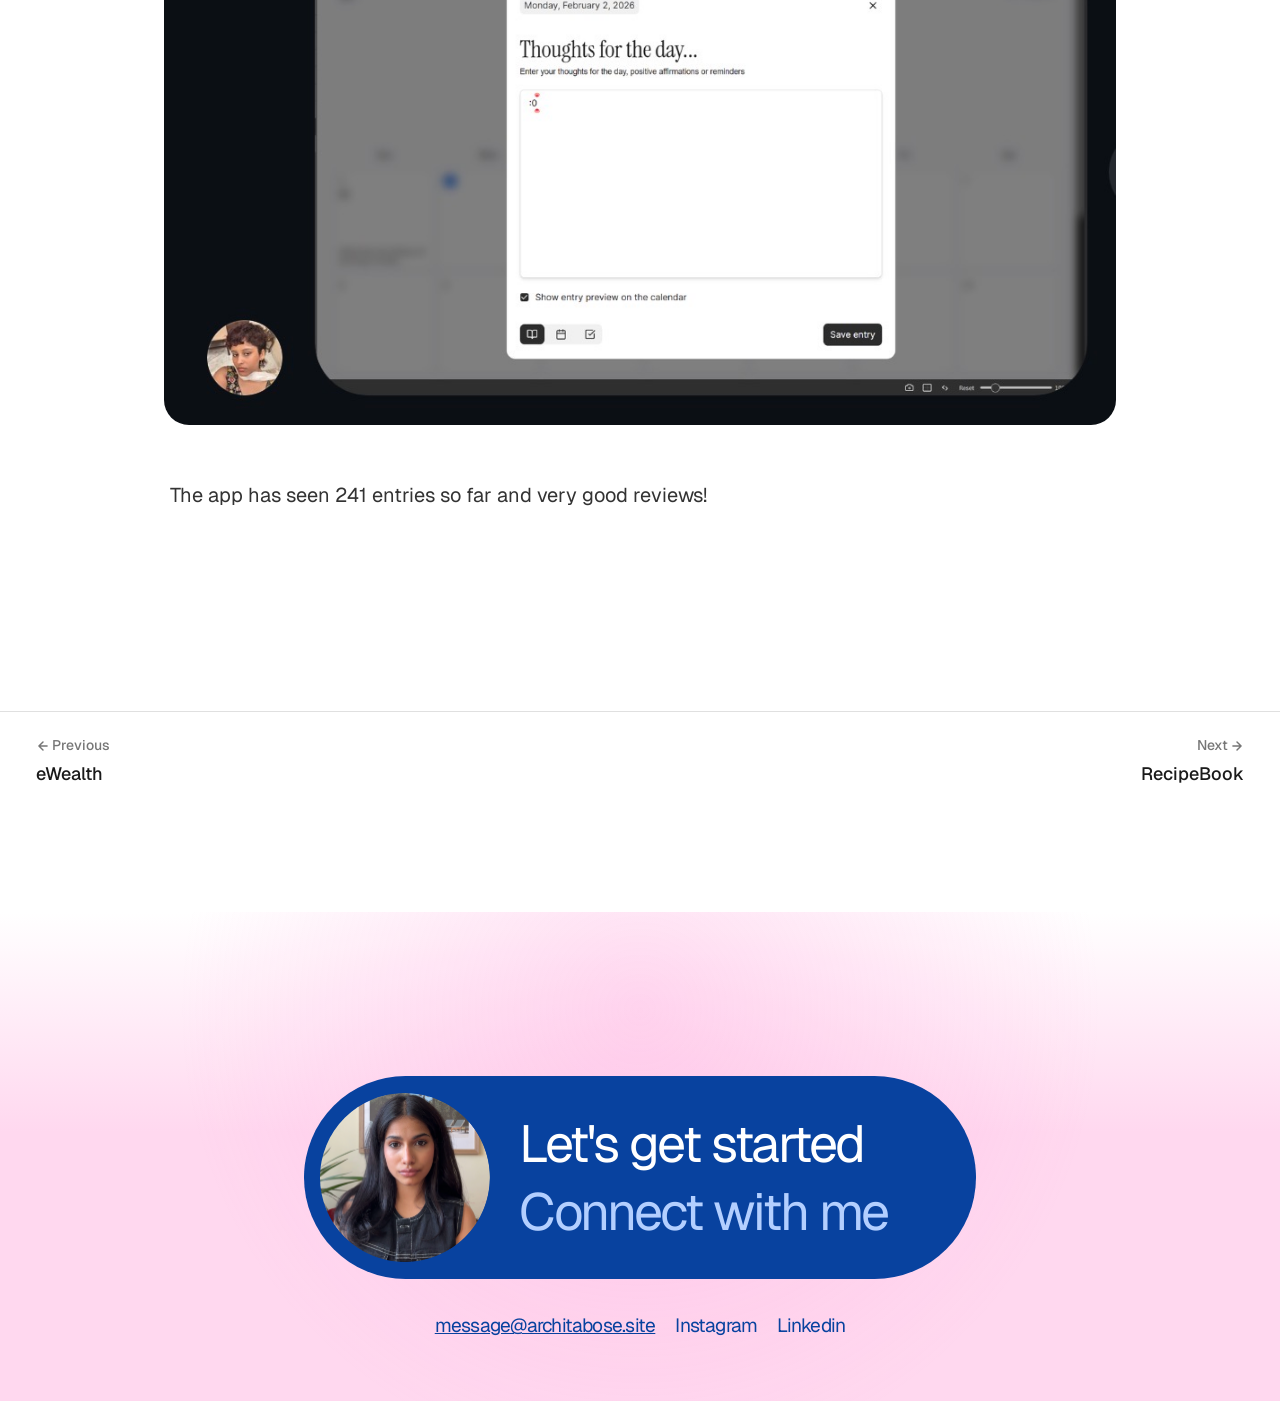
<file: visiontracker.html>
<!DOCTYPE html>
<html lang="en">
<head>
  <meta charset="UTF-8" />
  <script>
    // Plays the "zoom in" half of the page transition, before first
    // paint, using the click-origin the previous page stored. See
    // assets/page-transition.js for the outgoing half.
    (function () {
      var origin = sessionStorage.getItem('pt-origin');
      if (origin) {
        sessionStorage.removeItem('pt-origin');
        var parts = origin.split(',');
        document.documentElement.style.setProperty('--pt-x', parts[0] + '%');
        document.documentElement.style.setProperty('--pt-y', parts[1] + '%');
        document.documentElement.classList.add('pt-entering');
      }
    })();
  </script>
  <meta name="viewport" content="width=device-width, initial-scale=1.0" />
  <title>Vision Tracker — Archita Bose</title>
  <meta name="description" content="Case study: Vision Tracker, a personal productivity web app that visualises progress through journalling, event marking, and habit tracking." />
  <link rel="canonical" href="https://architabose.site/visiontracker" />
  <meta property="og:type" content="website" />
  <meta property="og:site_name" content="Archita Bose — Product &amp; Brand Designer" />
  <meta property="og:title" content="Vision Tracker — Archita Bose" />
  <meta property="og:description" content="Case study: Vision Tracker, a personal productivity web app that visualises progress through journalling, event marking, and habit tracking." />
  <meta property="og:image" content="https://architabose.site/assets/og-image.png" />
  <meta property="og:image:width" content="1200" />
  <meta property="og:image:height" content="600" />
  <meta property="og:url" content="https://architabose.site/visiontracker" />
  <meta name="twitter:card" content="summary_large_image" />
  <meta name="twitter:title" content="Vision Tracker — Archita Bose" />
  <meta name="twitter:description" content="Case study: Vision Tracker, a personal productivity web app that visualises progress through journalling, event marking, and habit tracking." />
  <meta name="twitter:image" content="https://architabose.site/assets/og-image.png" />
  <link rel="preconnect" href="https://fonts.googleapis.com" />
  <link rel="preconnect" href="https://fonts.gstatic.com" crossorigin />
  <link href="https://fonts.googleapis.com/css2?family=Geist:wght@300;400;500&family=Sorts+Mill+Goudy:ital@0;1&display=swap" rel="stylesheet" />
  <link rel="icon" href="assets/Favicon-light.png" media="(prefers-color-scheme: light)" />
  <link rel="icon" href="assets/Favicon-dark.png" media="(prefers-color-scheme: dark)" />
  <link rel="stylesheet" href="style.css" />
</head>
<body>

  <main class="cs-page">

    <!-- Top bar: back + section tabs -->
    <div class="cs-topbar">
      <div class="cs-topbar__inner">
        <a href="/" class="cs-back" aria-label="Back to all work">
          <img src="assets/arrow.svg" alt="←" style="transform: rotate(180deg);" />
        </a>
        <nav class="cs-tabs" id="csTabs">
          <span class="nav__highlight" id="csTabsHighlight" aria-hidden="true"></span>
          <a href="#summary" class="is-active">
            <svg class="cs-tabs__dots" viewBox="0 0 24 24" fill="none" xmlns="http://www.w3.org/2000/svg" aria-hidden="true">
              <circle cx="5" cy="12" r="2" fill="currentColor"/>
              <circle cx="12" cy="12" r="2" fill="currentColor"/>
              <circle cx="19" cy="12" r="2" fill="currentColor"/>
            </svg>
            <span class="cs-tabs__label">Summary</span>
          </a>
          <a href="#problem">Problem</a>
          <a href="#solution">Solution</a>
          <a href="#process">Process</a>
          <a href="#outcome">Outcome</a>
        </nav>
      </div>
    </div>

    <div class="cs-intro">
    <!-- Head: icon, title, subtitle + meta strip -->
    <div class="cs-head">
      <div class="cs-head__text">
        <h1 class="cs-head__title">Vision Tracker</h1>
        <p class="cs-head__sub">A personal productivity web app that makes progress visible on a calendar — combining journalling, event marking, and habit tracking into one calm interface.</p>
      </div>
      <div class="cs-meta">
        <span class="cs-meta__pill"><img src="assets/proj/live-dot.svg" alt="" />Live</span>
        <span class="cs-meta__item">Designer &amp; Builder</span>
        <span class="cs-meta__item">~1 week (2025)</span>
        <span class="cs-meta__item">Personal Project</span>
        <span class="cs-meta__item">Web App</span>
        <a href="https://visiontracker.xyz" target="_blank" rel="noopener" class="cs-meta__chip">visiontracker.xyz</a>
      </div>
    </div>

    <!-- Hero image -->
    <div class="cs-hero" style="width: 90%; height: auto;">
      <img src="assets/Project images/Project Heros/Visiontracker.png" alt="Vision Tracker app" style="height: auto;" />
    </div>
    </div>

    <!-- Summary -->
    <section class="cs-section cs-section--wide" id="summary">
      <h2 class="cs-section__heading">Summary</h2>
      <div class="cs-lead">
        <p>Vision Tracker is a personal productivity web app built on a simple insight: people need to see their progress to feel it. Rather than tracking habits in the abstract, Vision Tracker makes progress visible on a calendar — combining journalling, event marking, and habit tracking into a single, calm interface. It works like crossing days off a calendar, but with meaning attached to each day.</p>
        <div>
          <p>Everything I did:</p>
          <ul>
            <li>The product concept and feature scope, focused on three core actions: journalling, events, and habits.</li>
            <li>Planned full user flow with the goal to keep things simple to use, highly visual and free of clutter and friction.</li>
            <li>The landing page design, communicating the value of seeing progress at a glance.</li>
            <li>The calendar-based app interface, where each day reflects journal entries, colour-coded events, and habit completions.</li>
            <li>A live web app launched at visiontracker.xyz, with all three core features operational.</li>
          </ul>
        </div>
      </div>
      <div class="cs-stats">
        <div class="cs-stat">
          <span class="cs-stat__num">Live</span>
          <span class="cs-stat__label">At visiontracker.xyz</span>
        </div>
        <div class="cs-stat">
          <span class="cs-stat__num">3</span>
          <span class="cs-stat__label">Core features shipped</span>
        </div>
        <div class="cs-stat">
          <span class="cs-stat__num">241</span>
          <span class="cs-stat__label">Entries so far</span>
        </div>
        <div class="cs-stat">
          <span class="cs-stat__num">1 week</span>
          <span class="cs-stat__label">Designed &amp; launched in</span>
        </div>
      </div>
    </section>

    <!-- Problem -->
    <section class="cs-section" id="problem">
      <h2 class="cs-section__heading">Problem</h2>
      <div class="cs-lead">
        <p>Most habit and productivity tools are either too complex, require too much daily input, or don't make progress feel tangible. There was no simple tool that let users journal, mark meaningful events, and track habits — all on a visual calendar they could actually see filling up.</p>
      </div>
    </section>

    <!-- Solution -->
    <section class="cs-section" id="solution">
      <h2 class="cs-section__heading">Solution</h2>
      <div class="cs-blocks">

        <div class="cs-block">
          <div class="cs-block__text">
            <p class="cs-block__statement">Landing page clearly communicating the value.</p>
            <p class="cs-block__support">Journal your thoughts, mark important events, track your habits — and actually see your progress.</p>
          </div>
        </div>

        <div class="cs-block">
          <div class="cs-block__text">
            <p class="cs-block__statement">Calendar-based app where each day reflects what happened.</p>
            <p class="cs-block__support">Journal entries, colour-coded events, and habit completions.</p>
          </div>
          <img src="assets/Project images/Vision tracker/Calendar 1.png" alt="Vision Tracker calendar view" style="max-width: 1000px;" />
        </div>

        <div class="cs-block">
          <div class="cs-block__text">
            <p class="cs-block__statement">Journal entry modal.</p>
            <p class="cs-block__support">Daily text entry with option to show entry on calendar. It saves automatically as well as upon button click.</p>
          </div>
          <img src="assets/Project images/Vision tracker/Journal.png" alt="Vision Tracker journal pop-up" style="max-width: 1000px;" />
        </div>

        <div class="cs-block">
          <div class="cs-block__text">
            <p class="cs-block__statement">Event entry modal.</p>
            <p class="cs-block__support">Name and colour-code any day — birthdays, achievements, milestones.</p>
          </div>
          <img src="assets/Project images/Vision tracker/Event.png" alt="Vision Tracker event pop-up" style="max-width: 1000px;" />
        </div>

        <div class="cs-block">
          <div class="cs-block__text">
            <p class="cs-block__statement">Habit entry modal.</p>
            <p class="cs-block__support">Create and check off habits every day.</p>
          </div>
          <img src="assets/Project images/Vision tracker/Newhabit.png" alt="Vision Tracker habits pop-up" style="max-width: 1000px;" />
        </div>

      </div>
    </section>

    <!-- Process -->
    <section class="cs-section" id="process">
      <h2 class="cs-section__heading">Process</h2>
      <div class="cs-blocks">
        <div class="cs-block">
          <ol start="1">
            <li>Defined the product scope around three core features: daily journalling, event/memory marking, and habit tracking — all surfaced on a monthly calendar view.</li>
            <li>Designed the landing page to communicate the core value proposition quickly.</li>
          </ol>
          <img src="assets/Project images/Vision tracker/Landing.png" alt="Vision Tracker landing page" style="max-width: 1000px;" />
        </div>

        <div class="cs-block">
          <ol start="3">
            <li>Designed sign-up and log-in flows with full backend authentication.</li>
          </ol>
          <img src="assets/Project images/Vision tracker/Login-signup.png" alt="Vision Tracker sign-up and login" style="max-width: 1000px;" />
        </div>

        <div class="cs-block">
          <ol start="4">
            <li>Built pop-up interaction patterns for each feature: Journal (thoughts for the day), Event (name + colour), Habits (create and track).</li>
          </ol>
          <img src="assets/Project images/Vision tracker/Pop-up.png" alt="Vision Tracker pop-up interaction patterns" style="max-width: 1000px;" />
        </div>

        <div class="cs-block">
          <ol start="5">
            <li>Kept the scope deliberately tight: desktop-only, one core view, three interactions.</li>
          </ol>
        </div>
      </div>
    </section>

    <!-- Outcome -->
    <section class="cs-section" id="outcome">
      <h2 class="cs-section__heading">Outcome</h2>
      <p class="cs-outcome-statement">Designed and shipped within one week — live at visiontracker.xyz</p>
      <div class="cs-img" style="max-width: 1000px; margin: 0 auto;">
        <img src="assets/Project images/Vision tracker/feedback.jpg" alt="Vision Tracker user feedback" style="border-radius: 25px;" />
      </div>
      <ul class="cs-list">
        <li>The app has seen 241 entries so far and very good reviews!</li>
      </ul>
    </section>

    <!-- Prev / Next -->
    <nav class="cs-pagenav">
      <a href="/ewealth.html">
        <div class="cs-pagenav__col">
          <span class="cs-pagenav__dir"><img src="assets/arrow.svg" alt="" style="width:14px;height:14px;transform:rotate(180deg);" />Previous</span>
          <span class="cs-pagenav__title">eWealth</span>
        </div>
      </a>
      <a href="/recipebook.html">
        <div class="cs-pagenav__col cs-pagenav__col--next">
          <span class="cs-pagenav__dir">Next<img src="assets/arrow.svg" alt="" style="width:14px;height:14px;" /></span>
          <span class="cs-pagenav__title">RecipeBook</span>
        </div>
      </a>
    </nav>

    <!-- CTA / Footer -->
    <section class="cta cta--footer">
      <div class="container">
        <a href="https://calendar.google.com/calendar/u/0/appointments/schedules/AcZssZ2vW4RpSZejLxgmTTMDxvm0J0nFDjnOiR7LTaFAJMQobYHZuZXFCARJ-3xcp2Z6rQBIwjYaGinx" target="_blank" rel="noopener" class="cta__pill">
          <div class="cta__photo-wrap">
            <img src="assets/photo-pill.png" alt="Archita Bose" class="cta__photo" />
          </div>
          <div class="cta__text">
            <span class="cta__line1">Let's get started</span>
            <span class="cta__line2">
              Connect with me
              <img src="assets/arrow-right-blue.svg" alt="→" class="cta__arrow" />
            </span>
          </div>
        </a>
        <div class="cta__links">
          <a href="mailto:message@architabose.site">message@architabose.site</a>
          <a href="https://www.instagram.com/architaness" target="_blank" rel="noopener">Instagram</a>
          <a href="https://www.linkedin.com/in/architabose/" target="_blank" rel="noopener">Linkedin</a>
        </div>
      </div>
    </section>

  </main>

  <script src="assets/cs-nav.js"></script>
  <script src="assets/cta-glow.js"></script>

  <script src="assets/page-transition.js"></script>
</body>
</html>
</file>
<file: style.css>
/* =========================================
   TOKENS
   ========================================= */
:root {
  --white:       #FFFFFF;
  --bg:          #FFFFFF;
  --bg-blue:     #F4F8FF;
  --bg-pink:     #FFF3FA;
  --text:        #000000;
  --text-2:      #767676;
  --text-3:      #DCDCDC;
  --blue:        #08429F;
  --blue-light:  #2E4C81;
  --badge-bg:    rgba(150, 190, 255, 0.10);
  --border:      #DCDCDC;
  --pink-accent: #DD64C3;

  --font-serif: 'Sorts Mill Goudy', Georgia, serif;
  --font-sans:  'Geist', -apple-system, BlinkMacSystemFont, 'Helvetica Neue', sans-serif;

  --max:    1440px;
  --pad-x:  clamp(24px, 8vw, 120px);
  --sec:    100px;

  --ease: cubic-bezier(0.4, 0, 0.2, 1);
}

/* =========================================
   PAGE TRANSITION (iOS-style zoom navigation)
   The page you land on scales in from the clicked link's position
   (--pt-x/--pt-y), like an app opening from its icon. assets/page-transition.js
   records that origin into sessionStorage on click and navigates
   immediately (no artificial delay — the old page unloading IS the
   transition out); a tiny inline script in each page's <head> reads it
   back before first paint and plays this animation. Skipped entirely
   for reduced-motion users.
   ========================================= */
@media (prefers-reduced-motion: no-preference) {
  html.pt-entering {
    animation: pt-zoom-in 0.22s cubic-bezier(0.16, 1, 0.3, 1) both;
    transform-origin: var(--pt-x, 50%) var(--pt-y, 50%);
  }
}

@keyframes pt-zoom-in {
  from { transform: scale(0.92); opacity: 0; }
  to { transform: scale(1); opacity: 1; }
}

/* =========================================
   SCROLL REVEAL
   Each major section fades/slides up into view once, the first time it
   crosses into the viewport. On the landing page this is the explicit
   `.reveal` class (see the IntersectionObserver in index.html); on
   project pages every `.cs-section` gets the same treatment for free
   except the summary/head section, which is visible on load like the
   landing page's hero (see the observer in assets/cs-nav.js).
   `.cs-block` (each Solution/Process step) is revealed the same way but
   individually, since those sections run much taller than one screen —
   without this, the whole section fades in as soon as its top appears
   and every block below it just sits fully visible, un-animated.
   Visible-by-default outside the media query so content never depends
   on JS or motion permission to be readable.
   ========================================= */
.reveal,
.cs-section:not(.cs-section--wide),
.cs-block { opacity: 1; }

@media (prefers-reduced-motion: no-preference) {
  .reveal,
  .cs-section:not(.cs-section--wide),
  .cs-block {
    opacity: 0;
    transform: translateY(28px);
    transition: opacity 0.9s var(--ease), transform 0.9s var(--ease);
  }

  .reveal.is-visible,
  .cs-section:not(.cs-section--wide).is-visible,
  .cs-block.is-visible { opacity: 1; transform: none; }

  /* Several case-study images are multi-megabyte and can still be
     mid-download when the 0.9s section transition above finishes — the
     text (no network fetch needed) fades in on schedule, then the image
     just pops in whenever it eventually loads, since the section's own
     opacity has nothing left to animate by that point. Each image gets
     its own fade tied to its actual `load` event (see the .is-loaded
     class toggled in index.html / assets/cs-nav.js) instead of relying
     on the section's fixed timer. */
  .reveal img:not(.about__photo),
  .cs-section:not(.cs-section--wide) img {
    opacity: 0;
    transition: opacity 0.5s var(--ease);
  }

  .reveal img.is-loaded:not(.about__photo),
  .cs-section:not(.cs-section--wide) img.is-loaded { opacity: 1; }
}

/* =========================================
   RESET
   ========================================= */
*, *::before, *::after { box-sizing: border-box; margin: 0; padding: 0; }

html {
  scroll-behavior: smooth;
  scroll-padding-top: 90px; /* clearance for fixed glass nav */
  -webkit-font-smoothing: antialiased;
  -moz-osx-font-smoothing: grayscale;
}

body {
  font-family: var(--font-sans);
  font-size: 16px;
  line-height: 1.4;
  color: var(--text);
  background: var(--bg);
}

img { max-width: 100%; display: block; }
a   { color: inherit; text-decoration: none; }
ul  { list-style: none; }

/* =========================================
   UTILITIES
   ========================================= */
.container {
  width: 100%;
  max-width: var(--max);
  margin-inline: auto;
  padding-inline: var(--pad-x);
}

.section { padding-block: var(--sec); }

.section__eyebrow {
  font-family: var(--font-sans);
  font-size: 16px;
  font-weight: 400;
  color: var(--text-2);
  letter-spacing: -0.02em;
  margin-bottom: 36px;
}

/* =========================================
   BADGES
   ========================================= */
.badge {
  display: inline-flex;
  align-items: center;
  gap: 6px;
  background: var(--badge-bg);
  color: var(--blue-light);
  font-size: 16px;
  font-weight: 400;
  letter-spacing: -0.02em;
  padding: 4px 10px;
  border-radius: 25px;
  white-space: nowrap;
  line-height: 1.4;
}

.badge__dot {
  width: 8px;
  height: 8px;
  flex-shrink: 0;
}

/* =========================================
   NAV
   ========================================= */
.nav {
  position: fixed;
  top: 0;
  left: 0;
  right: 0;
  z-index: 100;
  background: transparent;
  padding-block: 14px;
  display: flex;
  justify-content: center;
  pointer-events: none;
}

.nav__inner {
  /* override .container sizing */
  max-width: fit-content;
  width: auto;
  height: auto;
  padding: 5px;
  margin: 0;

  display: flex;
  align-items: center;
  justify-content: center;
  position: relative;
  pointer-events: auto;

  /* Liquid glass pill */
  background: rgba(255, 255, 255, 0.29);
  backdrop-filter: blur(28px) saturate(180%);
  -webkit-backdrop-filter: blur(28px) saturate(180%);
  border-radius: 100px;
  border: 1px solid rgba(255, 255, 255, 0.7);
  box-shadow:
    inset 0 1px 1px rgba(255, 255, 255, 0.95),
    inset 0 -1px 2px rgba(255, 255, 255, 0.25),
    inset 0 0 0 1px rgba(255, 255, 255, 0.08),
    0 10px 30px rgba(0, 0, 0, 0.08),
    0 2px 8px rgba(0, 0, 0, 0.05);
  transition:
    background 0.4s var(--ease),
    padding 0.5s cubic-bezier(0.34, 1.02, 0.64, 1),
    transform 0.5s cubic-bezier(0.34, 1.02, 0.64, 1),
    box-shadow 0.4s var(--ease);
  will-change: transform, padding;
}

.nav__inner:hover {
  background: rgba(255, 255, 255, 0.42);
}

.nav__inner:active {
  transform: scale(0.97);
}

/* Condensed state — nav "gathers" into a smaller capsule once the page has scrolled */
.nav.is-condensed .nav__inner {
  padding: 3px;
  transform: scale(0.92);
  background: rgba(255, 255, 255, 0.5);
  box-shadow:
    inset 0 1px 1px rgba(255, 255, 255, 0.95),
    inset 0 -1px 2px rgba(255, 255, 255, 0.25),
    0 8px 24px rgba(0, 0, 0, 0.12),
    0 2px 6px rgba(0, 0, 0, 0.06);
}

.nav.is-condensed .nav__links a { font-size: 13px; padding: 8px; }
.nav.is-condensed .nav__icon { width: 13px; height: 13px; }

.nav__links {
  display: flex;
  align-items: center;
  gap: 0;
  position: relative;
  transition: gap 0.5s cubic-bezier(0.34, 1.02, 0.64, 1);
}

.nav__links a {
  font-family: var(--font-sans);
  font-size: 15px;
  font-weight: 400;
  line-height: 1.4;
  color: #1e1e1e;
  letter-spacing: -0.02em;
  position: relative;
  z-index: 1;
  display: flex;
  align-items: center;
  gap: 6px;
  padding: 10px 12px;
  transition: color 0.25s ease, font-size 0.5s cubic-bezier(0.34, 1.02, 0.64, 1), padding 0.5s cubic-bezier(0.34, 1.02, 0.64, 1);
}
.nav__links a:hover { color: #2e4c81; }
.nav__links a.is-active { color: #2e4c81; }

.nav__icon {
  width: 15px;
  height: 15px;
  flex-shrink: 0;
  transition: width 0.5s cubic-bezier(0.34, 1.02, 0.64, 1), height 0.5s cubic-bezier(0.34, 1.02, 0.64, 1);
}

/* Sliding selection chip that tracks the hovered/active link.
   top/left/width/height are set inline by JS to exactly match the
   target link's own rendered box (including its padding), so it
   always hugs the full hit area rather than just the text glyphs. */
.nav__highlight {
  position: absolute;
  top: 0;
  left: 0;
  height: 0;
  width: 0;
  border-radius: 100px;
  background: #f3f7fe;
  opacity: 0;
  pointer-events: none;
  z-index: 0;
  transition:
    opacity 0.25s ease,
    top 0.5s cubic-bezier(0.34, 1.02, 0.64, 1),
    left 0.45s cubic-bezier(0.34, 1.05, 0.64, 1),
    width 0.45s cubic-bezier(0.34, 1.05, 0.64, 1),
    height 0.5s cubic-bezier(0.34, 1.02, 0.64, 1);
}
.nav__highlight.is-visible { opacity: 1; }

.nav__burger {
  display: none;
  flex-direction: column;
  gap: 5px;
  background: none;
  border: none;
  cursor: pointer;
  padding: 4px;
  position: absolute;
  right: 20px;
}
.nav__burger span {
  display: block;
  width: 22px;
  height: 1.5px;
  background: var(--text);
  transition: all 0.2s var(--ease);
}

/* =========================================
   HERO
   ========================================= */
.hero {
  display: flex;
  flex-direction: column;
  justify-content: center;
  position: relative;
  padding-block: 220px 120px;
}

.hero__inner {
  display: flex;
  flex-direction: column;
  align-items: center;
  gap: 20px;
  text-align: center;
}

.hero__intro {
  font-family: var(--font-sans);
  font-size: clamp(22px, 2.8vw, 33.357px);
  font-weight: 400;
  line-height: 1.05;
  letter-spacing: -0.04em;
  color: #1e1e1e;
  max-width: 900px;
}

/* Mobile-only opening sentence ("Hi! I'm Archita..."), rendered by the
   hero script's flat mobile layout — only ever exists in that markup,
   so no media-query scoping needed here. */
.hero__lead { font-weight: 500; }

/* The image row's default ("canonical") slot: flanked by a two-line
   text column on each side so it reads as "I mix [imgs] bold" on one
   line and "visuals [imgs] and real" on the next, matching the Figma
   comp exactly. This is a hand-built stand-in for the one specific
   spot in the sentence — everywhere else the images drop into, the
   surrounding words just flow as one normal wrapping line instead (see
   the reflow script below), since no CSS layout can auto-generate this
   two-column split for an arbitrary drop position. */
.hero__midrow {
  display: inline-flex;
  align-items: center;
  gap: 0.4em;
  vertical-align: middle;
}

.hero__midrow-col {
  display: flex;
  flex-direction: column;
  line-height: inherit;
}

.hero__midrow-col--left { align-items: flex-end; text-align: right; }
.hero__midrow-col--right { align-items: flex-start; text-align: left; }

.hero__midrow-line { white-space: nowrap; }

/* Sits inline in the running text so the sentence wraps around it
   naturally at any viewport width — no custom reflow logic needed. */
.hero__imgs {
  display: inline-flex;
  align-items: center;
  gap: 0.26em;
  margin-inline: 0.2em;
  vertical-align: middle;
}

/* Sized in em off .hero__intro's own font-size (ratio taken from the
   Figma spec: 65px images / 33.357px text ≈ 1.95em, same 0.26em value
   for both gap and radius) so they scale as one continuous curve with
   the fluid text size instead of needing separate breakpoint overrides.
   Playful drag-to-reorder (see the script in this file): each image can
   be picked up and dropped at a new position in the row, and the
   sentence reflows around the new arrangement for free, since it's
   still just inline content. */
.hero__img {
  width: 1.95em;
  height: 1.95em;
  border-radius: 0.26em;
  object-fit: cover;
  box-shadow: 0 4px 14px rgba(0, 0, 0, 0.14);
  cursor: grab;
  touch-action: none;
  user-select: none;
  transition: transform 0.2s var(--ease), box-shadow 0.2s var(--ease);
}

.hero__img:hover {
  transform: translateY(-2px) scale(1.05);
  box-shadow: 0 8px 20px rgba(0, 0, 0, 0.18);
}

.hero__img.is-dragging {
  position: relative;
  z-index: 20;
  cursor: grabbing;
  box-shadow: 0 14px 30px rgba(0, 0, 0, 0.24);
  transition: none;
}

/* One-time hero entrance: each word/image gets this class with its own
   animation-delay (set in the render() script) so the sentence fades up
   in reading order on page load. Visible-by-default outside the media
   query, same pattern as the other reduced-motion-aware animations on
   this page. */
@media (prefers-reduced-motion: no-preference) {
  .hero-enter {
    animation: hero-word-in 0.4s var(--ease) both;
  }
}

@keyframes hero-word-in {
  from { opacity: 0; transform: translateY(10px); }
  to { opacity: 1; transform: translateY(0); }
}

/* =========================================
   WORK LIST
   ========================================= */
.section.work { padding-top: 0; }

.work__list {
}

.work__item {
  border-top: 1px solid var(--border);
}

.work__item:first-child {
  border-top: none;
}

.work__item:last-child {
  border-bottom: none;
}

.work__row {
  display: flex;
  align-items: center;
  justify-content: space-between;
  padding: 40px 24px 36px;
  gap: 24px;
  transition: opacity 0.15s;
  cursor: pointer;
}
.work__row:hover .work__left { opacity: 0.75; }

.work__left {
  display: flex;
  align-items: center;
  gap: 42px;
  flex: 1 1 0;
  min-width: 0;
  transition: opacity 0.15s;
}

.work__num {
  font-family: var(--font-sans);
  font-size: 16px;
  font-weight: 400;
  color: var(--text-2);
  letter-spacing: -0.02em;
  flex-shrink: 0;
  width: 24px;
}

/* Mobile-only static preview (desktop uses the cursor-follow hover preview) */
.work__mobile-preview { display: none; }

.work__meta {
  display: flex;
  flex-direction: column;
  gap: 14px;
  min-width: 0;
}

.work__title {
  font-family: var(--font-sans);
  font-size: 24px;
  font-weight: 400;
  line-height: 1.1;
  letter-spacing: -0.04em;
  color: var(--text);
}

.work__badges {
  display: flex;
  align-items: center;
  gap: 9px;
  flex-wrap: wrap;
}

.work__right {
  display: flex;
  align-items: center;
  gap: 16px;
  flex-shrink: 0;
  position: relative;
}

.work__type {
  font-family: var(--font-sans);
  font-size: 16px;
  font-weight: 400;
  color: var(--text-2);
  letter-spacing: -0.02em;
  white-space: nowrap;
  transition: opacity 0.25s var(--ease), transform 0.25s var(--ease);
}

.work__arrow {
  width: 20px;
  height: 20px;
  flex-shrink: 0;
}

/* Default arrow fades with the type text */
.work__arrow--default {
  transition: opacity 0.25s var(--ease);
}

/* Hover-right: logo + dark arrow — sits hidden to the right */
.work__hover-right {
  display: flex;
  align-items: center;
  gap: 12px;
  position: absolute;
  right: 0;
  opacity: 0;
  transform: translateX(10px);
  pointer-events: none;
  transition: opacity 0.25s var(--ease), transform 0.25s var(--ease);
}

.work__logo {
  width: 26px;
  height: 26px;
  border-radius: 6px;
  object-fit: cover;
  flex-shrink: 0;
}

/* On hover: type slides left + fades, logo+arrow slides in from right */
.work__row:hover .work__type           { opacity: 0; transform: translateX(-10px); }
.work__row:hover .work__arrow--default { opacity: 0; }
.work__row:hover .work__hover-right    { opacity: 1; transform: translateX(0); pointer-events: auto; }

/* =========================================
   RESOURCE
   ========================================= */
.resource {
  background: var(--bg-blue);
}

.resource__inner {
  display: flex;
  align-items: center;
  justify-content: space-between;
  padding: 40px 24px 36px;
  gap: 60px;
}

.resource__left {
  display: flex;
  flex-direction: column;
  gap: 42px;
  max-width: 460px;
}

.resource__title {
  font-family: var(--font-sans);
  font-size: 32px;
  font-weight: 300;
  line-height: 1.1;
  letter-spacing: -0.04em;
  color: var(--text);
}

.resource__body p {
  font-size: 16px;
  color: var(--text);
  line-height: 1.4;
  letter-spacing: -0.02em;
  margin-bottom: 16px;
}

.resource__body ul {
  list-style: disc;
  padding-left: 24px;
  display: flex;
  flex-direction: column;
  gap: 4px;
}

.resource__body li {
  font-size: 16px;
  color: var(--text);
  line-height: 1.4;
  letter-spacing: -0.02em;
}

.resource__btn {
  display: block;
  text-align: center;
  padding: 10px;
  border: 1px solid var(--blue);
  border-radius: 10px;
  font-size: 16px;
  font-weight: 400;
  color: var(--blue);
  letter-spacing: -0.02em;
  transition: all 0.15s;
}
.resource__btn:hover {
  background: var(--blue);
  color: var(--white);
}

.resource__right {
  flex-shrink: 0;
  max-width: 536px;
  width: 100%;
}

.resource__img {
  width: 100%;
  height: auto;
  border-radius: 8px;
}

/* =========================================
   ABOUT
   ========================================= */
/* Full-bleed: breaks .about__inner out of .container's own padding so
   the flanking photos can sit near the true viewport edges instead of
   being squeezed by the container's clamp(24px, 8vw, 120px) gutter —
   needed once the photos got bigger, since that gutter alone would
   force the side-by-side layout to stack at far wider viewports than
   it needs to. */
.about__inner {
  position: relative;
  margin-inline: calc(-1 * var(--pad-x));
  display: flex;
  justify-content: center;
  align-items: center;
  min-height: 520px;
  padding-block: 40px;
}

/* The photos are pre-rendered with their tilt and rounded corners
   already baked into the PNG (transparent padding around a rotated
   square) — no CSS rotation/mask needed, just size and position them. */
.about__photo {
  position: absolute;
  top: 50%;
  width: 320px;
  height: auto;
}

.about__photo--left { left: 32px; transform: translateY(-50%); }
.about__photo--right { right: 32px; transform: translateY(-50%); }

/* Photos slide in from their own side just after the text has already
   faded in (see the .9s section-level reveal transition — this starts
   0.3s into that, so it visibly follows rather than arriving together). */
@media (prefers-reduced-motion: no-preference) {
  .about__photo {
    opacity: 0;
    transition: opacity 0.7s var(--ease) 0.3s, transform 0.7s var(--ease) 0.3s;
  }
  .about__photo--left { transform: translateY(-50%) translateX(-40px); }
  .about__photo--right { transform: translateY(-50%) translateX(40px); }
  .about.is-visible .about__photo--left,
  .about.is-visible .about__photo--right {
    opacity: 1;
    transform: translateY(-50%) translateX(0);
  }
}

/* Mobile-only overlapping pair, shown between the location and the
   body copy in place of the two flanking .about__photo images (see the
   media query below). */
.about__imgs-mobile {
  display: none;
}

.about__photo-mobile {
  width: 200px;
  height: auto;
}

.about__photo-mobile--b { margin-left: -40px; }

.about__content {
  position: relative;
  z-index: 1;
  display: flex;
  flex-direction: column;
  align-items: center;
  gap: 28px;
  max-width: 560px;
  text-align: center;
}

.about__title {
  font-family: var(--font-sans);
  font-size: 32px;
  font-weight: 400;
  line-height: 1.1;
  letter-spacing: -0.04em;
  color: var(--text);
}

.about__location {
  font-size: 16px;
  color: var(--blue);
  letter-spacing: -0.02em;
  margin-top: -12px;
}

.about__body {
  display: flex;
  flex-direction: column;
  gap: 20px;
}

.about__body p {
  font-size: 20px;
  color: var(--text);
  line-height: 1.4;
  letter-spacing: -0.02em;
}

.about__body a {
  color: var(--blue);
  text-decoration: underline;
}

.about__tags {
  display: flex;
  flex-wrap: wrap;
  justify-content: center;
  gap: 14px;
}

/* =========================================
   PRICING
   ========================================= */
/* No bottom padding — the CTA/footer section butts straight up against
   this one so its blush gradient can blend into it with no gap. */
.pricing { padding-bottom: 0; }

.pricing__grid {
  display: flex;
  align-items: stretch;
  width: 100%;
}

.pricing__card {
  flex: 1;
  display: flex;
  flex-direction: column;
  gap: 0;
  padding: 40px 24px 36px;
}

/* Cards are only collapsible on mobile (see @media max-width:768px) —
   on desktop every card ships with the open attribute (index.html) and
   must stay that way. Chromium wraps everything past <summary> in an
   internal ::details-content box that it can leave content-visibility:
   hidden even while open is set statically in markup (rather than
   toggled live), so content has real box geometry but doesn't paint or
   expose its text unless forced — scoped to desktop only, since forcing
   it unconditionally would also defeat mobile's collapsed state. */
@media (min-width: 769px) {
  .pricing__card::details-content {
    content-visibility: visible;
  }
}

.pricing__card--blue {
  background: var(--bg-blue);
}

/* Setting display:flex on <summary> both lays out its contents in a
   column (matching the card's own flex-column flow) and, as a side
   effect, suppresses the browser's default disclosure-triangle marker —
   no list-style/marker hacks needed. Collapsibility itself is mobile-only:
   see the desktop and mobile media queries below. */
.pricing__summary {
  display: flex;
  flex-direction: column;
  cursor: pointer;
}
.pricing__summary::-webkit-details-marker { display: none; }

.pricing__tier {
  font-family: var(--font-sans);
  font-weight: 300;
  font-size: 32px;
  line-height: 1.1;
  letter-spacing: -0.04em;
  color: var(--text);
  margin-bottom: 14px;
}

.pricing__custom__title {
  font-family: var(--font-sans);
  font-weight: 300;
  font-size: 32px;
  line-height: 1.2;
  letter-spacing: -0.02em;
  color: var(--text);
}

.pricing__desc {
  font-size: 16px;
  font-weight: 400;
  color: var(--text-2);
  line-height: 1.4;
  letter-spacing: -0.02em;
  margin-bottom: 42px;
}

.pricing__price {
  display: flex;
  align-items: flex-end;
  gap: 4px;
  margin-bottom: 8px;
}

.pricing__currency {
  font-family: var(--font-sans);
  font-weight: 400;
  font-size: 32px;
  line-height: 1.4;
  letter-spacing: -0.02em;
  color: var(--text);
}

.pricing__amount {
  font-family: var(--font-sans);
  font-weight: 400;
  font-size: 42px;
  line-height: 1.1;
  letter-spacing: -0.02em;
  color: var(--text);
}

.pricing__duration-row {
  display: flex;
  align-items: center;
  justify-content: space-between;
  gap: 12px;
  margin-bottom: 42px;
}

.pricing__duration {
  font-size: 14px;
  color: var(--text-2);
  letter-spacing: -0.02em;
}

/* Hidden on desktop, where every card is always fully expanded (see the
   force-visible override below) — the toggle affordance only makes sense
   once the card is actually collapsible, on mobile. */
.pricing__chevron {
  display: none;
  width: 20px;
  height: 20px;
  color: var(--text-2);
  flex-shrink: 0;
  transition: transform 0.3s var(--ease);
}

.pricing__divider {
  border: none;
  border-top: 1px solid var(--border);
  margin-bottom: 16px;
}

.pricing__upsell {
  font-family: var(--font-serif);
  font-style: italic;
  font-size: 18px;
  font-weight: 400;
  color: var(--text);
  line-height: 1.4;
  letter-spacing: -0.02em;
  margin-bottom: 16px;
}

.pricing__features {
  flex: 1;
  display: flex;
  flex-direction: column;
  margin-bottom: 30px;
  list-style: disc;
  padding-left: 24px;
}

.pricing__features li {
  font-size: 16px;
  color: var(--text);
  line-height: 2.1;
  letter-spacing: -0.02em;
}

.pricing__desc--flush { margin-bottom: 0; }

.pricing__note {
  font-size: 13px;
  color: var(--text-2);
  letter-spacing: -0.01em;
  margin-bottom: 16px;
}

.pricing__custom {
  display: flex;
  flex-direction: column;
  gap: 14px;
  margin-top: 40px;
  padding: 40px 24px 36px;
  border-top: 1px solid var(--border);
}

/* =========================================
   CONNECT
   ========================================= */
.connect {
  border-top: 1px solid var(--white);
  margin-top: 0;
}

.connect__inner {
  display: flex;
  align-items: flex-start;
  padding: 40px 24px 23px;
  gap: 48px;
}

.connect__left {
  flex: 1;
  display: flex;
  flex-direction: column;
  gap: 20px;
}

.connect__title {
  font-family: var(--font-serif);
  font-style: italic;
  font-size: 32px;
  font-weight: 400;
  line-height: 1.1;
  letter-spacing: -0.04em;
  color: var(--text);
}

.connect__list {
  list-style: disc;
  padding-left: 24px;
  display: flex;
  flex-direction: column;
  gap: 4px;
}

.connect__list li {
  font-size: 16px;
  color: var(--text-2);
  line-height: 1.4;
  letter-spacing: -0.02em;
}

.connect__actions {
  display: flex;
  flex-direction: column;
  align-items: flex-end;
  justify-content: space-between;
  gap: 16px;
  padding-top: 16px;
  border-top: 1px solid var(--border);
  min-width: 280px;
}

.connect__btns {
  display: flex;
  gap: 10px;
  align-items: center;
}

.btn-primary {
  display: flex;
  align-items: center;
  justify-content: center;
  padding: 10px 20px;
  background: var(--blue);
  color: var(--white);
  border-radius: 10px;
  font-size: 16px;
  font-weight: 400;
  letter-spacing: -0.02em;
  transition: opacity 0.15s;
  white-space: nowrap;
}
.btn-primary:hover { opacity: 0.8; }

.btn-outline {
  display: flex;
  align-items: center;
  gap: 6px;
  padding: 10px 20px;
  border: 1px solid var(--blue);
  color: var(--blue);
  border-radius: 10px;
  font-size: 16px;
  font-weight: 400;
  letter-spacing: -0.02em;
  transition: all 0.15s;
  white-space: nowrap;
}
.btn-outline img { width: 20px; height: 20px; }
.btn-outline:hover { background: var(--blue); color: var(--white); }

.connect__free {
  font-family: var(--font-sans);
  font-weight: 300;
  font-size: 48px;
  line-height: 1.1;
  letter-spacing: -0.04em;
  color: var(--text);
}

/* =========================================
   CTA / CONTACT
   ========================================= */
.cta {
  --mx: 50%;
  --my: 20%;
  /* Soft glow layered over the base fade, its position driven by --mx/--my
     from the cursor-follow script in index.html — kept low-opacity and
     large so it reads as a gentle drift, not a spotlight. */
  background:
    radial-gradient(60vmax circle at var(--mx) var(--my), rgba(255, 140, 210, 0.28), rgba(255, 140, 210, 0) 60%),
    linear-gradient(180deg, rgba(255, 216, 239, 0) 0%, #ffd8ef 45%);
  padding-block: clamp(120px, 18vw, 220px);
}

.cta .container {
  display: flex;
  flex-direction: column;
  align-items: center;
  gap: 36px;
}

/* Sized entirely in em off the pill's own font-size, so the photo, gaps,
   padding and arrow all scale in lockstep with the text as one continuous
   curve across every viewport — rather than the text clamp()ing fluidly
   while everything else jumped between two fixed sizes at the mobile
   breakpoint. Em ratios below are carried over from the original fixed
   desktop px values (e.g. 170px photo / 52px text = 3.269em). */
.cta__pill {
  display: inline-flex;
  align-items: center;
  gap: 0.558em;
  text-decoration: none;
  cursor: pointer;
  background: #08429f;
  border-radius: 229px;
  padding: 0.327em 1.058em 0.327em 0.308em;
  font-size: clamp(20px, 4.5vw, 52px);
  transition: transform 0.5s cubic-bezier(0.34, 1.56, 0.64, 1);
}

.cta__pill:hover { transform: scale(1.025); }

.cta__photo-wrap {
  width: 3.269em;
  height: 3.269em;
  border-radius: 50%;
  overflow: hidden;
  flex-shrink: 0;
  transform-origin: center bottom;
  transition: transform 0.5s cubic-bezier(0.34, 1.56, 0.64, 1);
}

.cta__pill:hover .cta__photo-wrap { transform: rotate(10deg); }

.cta__photo {
  width: 100%;
  height: 100%;
  object-fit: cover;
  object-position: center top;
}

.cta__text {
  display: flex;
  flex-direction: column;
  gap: 0.212em;
}

.cta__line1 {
  font-family: var(--font-sans);
  font-size: 1em;
  font-weight: 400;
  color: white;
  letter-spacing: -0.04em;
  line-height: 1.1;
  white-space: nowrap;
}

.cta__line2 {
  display: flex;
  align-items: center;
  gap: 0.096em;
  font-family: var(--font-sans);
  font-size: 1em;
  font-weight: 400;
  color: #b3cfff;
  letter-spacing: -0.04em;
  line-height: 1.1;
  white-space: nowrap;
}

.cta__arrow {
  width: 0.538em;
  height: 0.538em;
  flex-shrink: 0;
  opacity: 0;
  transform: translateX(-10px);
  transition: opacity 0.4s cubic-bezier(0.34, 1.56, 0.64, 1), transform 0.4s cubic-bezier(0.34, 1.56, 0.64, 1);
}

.cta__pill:hover .cta__arrow {
  opacity: 1;
  transform: translateX(0);
}

.cta__links {
  display: flex;
  align-items: center;
  gap: 20px;
}

.cta__links a {
  font-family: var(--font-sans);
  font-size: clamp(14px, 1.5vw, 21px);
  font-weight: 400;
  color: #08429f;
  letter-spacing: -0.04em;
  line-height: 1.1;
  text-decoration: none;
  transition: opacity 0.15s;
}
.cta__links a[href^="mailto"] { text-decoration: underline; }
.cta__links a:hover { opacity: 0.7; }

/* =========================================
   PROJECT PAGES  (keep for sub-pages)
   ========================================= */
.proj-hero {
  padding-block: clamp(110px, 14vw, 160px) clamp(48px, 6vw, 80px); /* top offset for fixed nav */
  border-bottom: 1px solid var(--border);
}

.proj-hero__back {
  font-size: 13px;
  color: var(--text-2);
  margin-bottom: 48px;
  display: block;
}
.proj-hero__back a { color: var(--text-2); transition: color 0.15s; }
.proj-hero__back a:hover { color: var(--text); }

.proj-hero__eyebrow {
  display: flex;
  align-items: center;
  gap: 20px;
  margin-bottom: 24px;
}
.proj-hero__eyebrow span { font-size: 12px; color: var(--text-2); letter-spacing: 0.06em; }
.proj-hero__eyebrow span + span::before { content: '·'; margin-right: 20px; color: var(--text-2); }

.proj-hero__title {
  font-family: var(--font-serif);
  font-style: italic;
  font-size: clamp(48px, 8vw, 100px);
  font-weight: 400;
  line-height: 1.0;
  letter-spacing: -0.03em;
  color: var(--text);
  margin-bottom: 32px;
}
.proj-hero__title em { font-style: italic; color: var(--text-2); }

.proj-hero__lead {
  font-size: clamp(17px, 2vw, 22px);
  font-weight: 300;
  color: var(--text-2);
  line-height: 1.6;
  max-width: 600px;
}

.proj-meta {
  border-bottom: 1px solid var(--border);
  padding-block: 28px;
}
.proj-meta__inner { display: flex; gap: 48px; flex-wrap: wrap; }
.proj-meta__item { display: flex; flex-direction: column; gap: 4px; }
.proj-meta__label { font-size: 11px; letter-spacing: 0.08em; text-transform: uppercase; color: var(--text-2); font-weight: 400; }
.proj-meta__value { font-size: 14px; color: var(--text); font-weight: 300; }
.proj-meta__value a { color: var(--text); border-bottom: 1px solid var(--border); padding-bottom: 1px; transition: opacity 0.15s; }
.proj-meta__value a:hover { opacity: 0.5; }

.proj-cover { width: 100%; overflow: hidden; }
.proj-cover__img { width: 100%; height: clamp(320px, 50vw, 580px); object-fit: cover; object-position: center center; display: block; }

.proj-body { padding-block: clamp(80px, 10vw, 140px); border-bottom: 1px solid var(--border); }

.proj-row {
  display: grid;
  grid-template-columns: 200px 1fr;
  gap: clamp(32px, 5vw, 72px);
  padding-block: 48px;
  border-top: 1px solid var(--border);
}
.proj-row:first-child { border-top: none; padding-top: 0; }
.proj-row__label { font-size: 12px; letter-spacing: 0.08em; text-transform: uppercase; color: var(--text-2); padding-top: 4px; }
.proj-row__content p { font-size: 15px; font-weight: 300; color: var(--text-2); line-height: 1.85; max-width: 580px; margin-bottom: 16px; }
.proj-row__content p:last-child { margin-bottom: 0; }
.proj-row__content p strong { color: var(--text); font-weight: 400; }
.proj-row__content ul { list-style: none; display: flex; flex-direction: column; gap: 10px; max-width: 580px; margin-top: 4px; }
.proj-row__content ul li { font-size: 15px; font-weight: 300; color: var(--text-2); line-height: 1.7; padding-left: 16px; position: relative; }
.proj-row__content ul li::before { content: '—'; position: absolute; left: 0; color: var(--text-3); font-size: 12px; top: 3px; }

.proj-stat-row { display: flex; gap: 48px; flex-wrap: wrap; margin-top: 32px; padding-bottom: 64px; }
.proj-stat { display: flex; flex-direction: column; gap: 4px; }
.proj-stat__num { font-family: var(--font-serif); font-size: 40px; font-weight: 400; color: var(--text); line-height: 1; letter-spacing: -0.02em; }
.proj-stat__label { font-size: 12px; color: var(--text-2); font-weight: 300; }

/* Project image blocks */
.proj-section-img { padding-block: 56px 0; }
.proj-section-img__inner { height: 500px; background: var(--bg-blue); border-radius: 16px; overflow: hidden; }
.proj-section-img img { width: 100%; height: 100%; object-fit: cover; display: block; }

.proj-img { width: 100%; border-radius: 12px; overflow: hidden; background: var(--bg-blue); margin-top: 40px; }
.proj-img img { width: 100%; height: auto; display: block; }
.proj-img--placeholder { height: 360px; }
.proj-img__caption { font-size: 11px; color: var(--text-3); padding-top: 10px; letter-spacing: 0.01em; }

.proj-img-grid { display: grid; grid-template-columns: 1fr 1fr; gap: 12px; margin-top: 40px; }
.proj-img-grid > .proj-img { margin-top: 0; height: 240px; }

@media (max-width: 600px) {
  .proj-img-grid { grid-template-columns: 1fr; }
  .proj-img-grid > .proj-img { height: 200px; }
  .proj-section-img__inner { height: 300px; }
}

.proj-quote { padding-block: 64px; border-top: 1px solid var(--border); }
.proj-quote__text { font-family: var(--font-serif); font-style: italic; font-size: clamp(22px, 3vw, 32px); font-weight: 400; color: var(--text-2); line-height: 1.4; max-width: 680px; letter-spacing: -0.01em; }

.proj-cta { padding-block: clamp(80px, 10vw, 140px); text-align: center; }
.proj-cta__label { font-size: 12px; letter-spacing: 0.08em; text-transform: uppercase; color: var(--text-2); margin-bottom: 24px; display: block; }
.proj-cta__link { display: inline-block; font-family: var(--font-serif); font-style: italic; font-size: clamp(28px, 4vw, 48px); font-weight: 400; color: var(--text); border-bottom: 1px solid var(--border); padding-bottom: 4px; transition: opacity 0.15s; letter-spacing: -0.01em; }
.proj-cta__link:hover { opacity: 0.5; border-color: transparent; }

.proj-nav { border-top: 1px solid var(--border); padding-block: 40px; }
.proj-nav__inner { display: flex; align-items: center; justify-content: space-between; }
.proj-nav__prev, .proj-nav__next { display: flex; flex-direction: column; gap: 4px; }
.proj-nav__next { text-align: right; }
.proj-nav__dir { font-size: 12px; color: var(--text-2); letter-spacing: 0.06em; text-transform: uppercase; }
.proj-nav__title { font-family: var(--font-serif); font-style: italic; font-size: 20px; font-weight: 400; color: var(--text-2); transition: color 0.15s; }
.proj-nav__prev a:hover .proj-nav__title,
.proj-nav__next a:hover .proj-nav__title { color: var(--text); }

/* Work hover preview */
.work-preview {
  position: fixed;
  top: 0;
  left: 0;
  width: 320px;
  border-radius: 12px;
  overflow: hidden;
  pointer-events: none;
  z-index: 500;
  opacity: 0;
  transition: opacity 0.2s ease;
  box-shadow: 0 20px 60px rgba(0,0,0,0.12);
  will-change: transform;
}
.work-preview.is-visible { opacity: 1; }
.work-preview img {
  width: 100%;
  height: 220px;
  object-fit: cover;
  display: block;
}

/* Token table — used in barion-brand.html */
.proj-token-table { display: grid; grid-template-columns: repeat(3, 1fr); gap: 24px; margin-top: 32px; }
.proj-token-group { background: var(--bg-blue); border-radius: 12px; padding: 24px; }
.proj-token-group__title { font-size: 11px; font-weight: 500; letter-spacing: 0.08em; text-transform: uppercase; color: var(--blue); margin-bottom: 16px; }
.proj-token-group ul { display: flex; flex-direction: column; gap: 10px; }
.proj-token-group li { font-size: 13px; color: var(--text-2); line-height: 1.5; padding-left: 14px; position: relative; }
.proj-token-group li::before { content: '—'; position: absolute; left: 0; color: var(--text-3); font-size: 11px; top: 2px; }

.footer { border-top: 1px solid var(--border); padding-block: 20px; }
.footer__inner { display: flex; align-items: center; justify-content: space-between; font-size: 12px; color: var(--text-2); font-weight: 300; }

/* =========================================
   BOTTOM NAV (mobile only)
   ========================================= */
.bottom-nav {
  display: none; /* shown via media query */
  position: fixed;
  bottom: 20px;
  left: 50%;
  transform: translateX(-50%);
  z-index: 200;

  align-items: center;
  justify-content: center;
  gap: 2px;
  padding: 6px;
  border-radius: 100px;

  /* Liquid glass */
  background: rgba(255, 255, 255, 0.40);
  backdrop-filter: blur(28px) saturate(180%);
  -webkit-backdrop-filter: blur(28px) saturate(180%);
  border: 1px solid rgba(255, 255, 255, 0.7);
  box-shadow:
    inset 0 1px 1px rgba(255, 255, 255, 0.95),
    inset 0 -1px 2px rgba(255, 255, 255, 0.25),
    0 10px 30px rgba(0, 0, 0, 0.1),
    0 2px 8px rgba(0, 0, 0, 0.05);
  transition: background 0.4s var(--ease);
}

.bottom-nav__item {
  display: flex;
  align-items: center;
  justify-content: center;
  width: 44px;
  height: 40px;
  color: #1e1e1e;
  border-radius: 100px;
  position: relative;
  z-index: 1;
  transition: color 0.25s ease, transform 0.2s var(--ease);
}

.bottom-nav__item .nav__icon { width: 20px; height: 20px; }
.bottom-nav__item.is-active { color: #2e4c81; }
.bottom-nav__item:active { transform: scale(0.9); }

.bottom-nav__item:hover,
.bottom-nav__item:active { background: rgba(0,0,0,0.06); }

/* =========================================
   RESPONSIVE
   ========================================= */
/* About's side-flanking layout needs more width than it has below
   this (measured: still overlapping at 1181px, only an 8px gap left
   at 1280px) — swap to the mobile treatment here instead: photos
   become the overlapping side-by-side pair between the location and
   body copy (see .about__imgs-mobile). */
@media (max-width: 1300px) {
  .about__inner { min-height: 0; }
  .about__photo { display: none; }
  .about__imgs-mobile { display: flex; justify-content: center; align-items: center; }
}

@media (max-width: 1024px) {
  .work__type { display: none; }
  .resource__inner { flex-direction: column; }
  .resource__right { max-width: 100%; }
}

@media (max-width: 768px) {
  /* Flat 16px side margins for all sections on mobile */
  :root { --pad-x: 24px; --sec: 50px; }

  /* Hide top floating nav on mobile — replaced by bottom nav */
  .nav { display: none; }

  /* Show bottom nav */
  .bottom-nav { display: flex; }

  .pricing__grid { flex-direction: column; }

  /* Cards ship with the open attribute (see index.html) so desktop is
     always fully expanded; the inline script right after .pricing strips
     it on mobile before paint, so cards start collapsed here and expand
     via native <details> click-to-toggle. */
  .pricing__chevron { display: block; }
  .pricing__card[open] .pricing__chevron { transform: rotate(180deg); }

  .connect__inner { flex-direction: column; }
  .connect__actions { min-width: unset; width: 100%; align-items: flex-start; }

  /* 24px keeps the pill's natural (nowrap) width inside the container's
     existing 24px side padding on a 375px viewport — 32px read as "big"
     enough but overflowed past that padding, right to the screen edge. */
  .cta__pill { font-size: 24px; }
  .cta__links { flex-direction: column; align-items: center; gap: 12px; }

  .work__row { flex-direction: column; align-items: flex-start; gap: 16px; }
  .work__left { flex-direction: column; align-items: flex-start; gap: 16px; width: 100%; }
  .work__right { align-self: flex-end; }
  .work__arrow { display: none; }

  /* Static preview image (same asset as the desktop hover preview),
     shown between the number and title instead of on hover. */
  .work__mobile-preview { display: block; width: 100%; height: auto; border-radius: 12px; }

  /* No hover affordances on touch — the logo+arrow reveal and the
     floating cursor-preview tooltip are both desktop-only interactions. */
  .work__hover-right { display: none; }
  .work-preview { display: none !important; }

  .proj-row { grid-template-columns: 1fr; gap: 16px; }
  .proj-meta__inner { gap: 28px; }
  .proj-token-table { grid-template-columns: 1fr; }

  /* Shorter than 100vh on purpose — the sliver of the Work section left
     visible below the fold hints there's more to scroll to. */
  .hero { padding-block: 100px 100px; min-height: 85vh; }
  .hero__imgs { padding-bottom: 20px; }
  .proj-hero { padding-block: 60px clamp(40px, 6vw, 80px); }
  .footer { padding-bottom: 100px; } /* clear bottom nav */

  /* These sit directly inside .container, whose own padding-inline is
     already 16px on mobile — their extra 24px horizontal padding was
     compounding to 40px total instead of the consistent 16px used
     elsewhere on the page. Card-style elements with a visible background
     (e.g. .pricing__card--pink) are left alone since that padding is
     real interior card spacing, not redundant page margin. */
  .work__row,
  .resource__inner,
  .about__inner,
  .pricing__custom { padding-inline: 0; }
}

/* =========================================
   CASE STUDY 2.0  (Figma redesign)
   ========================================= */
.cs-page {
  background: var(--white);
  display: flex;
  flex-direction: column;
  align-items: center;
  gap: 200px;
  padding-bottom: 100px;
}

/* --- Top bar: back + tabs (same liquid-glass system as the homepage nav) --- */
.cs-topbar {
  position: sticky;
  top: 0;
  z-index: 50;
  display: flex;
  justify-content: center;
  padding-block: 16px;
  width: 100%;
  pointer-events: none;
}

/* Pages with just a back button and no section tabs (e.g. eWealth) sit
   at the top-left, in line with the rest of the page's content, rather
   than centering a single lonely button. */
.cs-topbar--left {
  justify-content: flex-start;
  padding-inline: var(--pad-x);
}

.cs-topbar__inner {
  display: flex;
  gap: 10px;
  align-items: center;
  pointer-events: none;
}

.cs-back {
  display: flex;
  align-items: center;
  justify-content: center;
  width: var(--cs-back-size, 52px);
  height: var(--cs-back-size, 52px);
  padding: 0;
  border-radius: 50%;
  pointer-events: auto;
  flex-shrink: 0;

  background: rgba(255, 255, 255, 0.29);
  backdrop-filter: blur(28px) saturate(180%);
  -webkit-backdrop-filter: blur(28px) saturate(180%);
  border: 1px solid rgba(255, 255, 255, 0.7);
  box-shadow:
    inset 0 1px 1px rgba(255, 255, 255, 0.95),
    inset 0 -1px 2px rgba(255, 255, 255, 0.25),
    inset 0 0 0 1px rgba(255, 255, 255, 0.08),
    0 10px 30px rgba(0, 0, 0, 0.08),
    0 2px 8px rgba(0, 0, 0, 0.05);
  text-decoration: none;
  transition: background 0.4s var(--ease), width 0.5s cubic-bezier(0.34, 1.02, 0.64, 1), height 0.5s cubic-bezier(0.34, 1.02, 0.64, 1), transform 0.15s ease;
}

.cs-back:hover { background: rgba(255, 255, 255, 0.42); }

/* Shrinks to the tabs pill's real (untransformed) height on scroll, via an
   actual box resize rather than transform: scale — a transform-based shrink
   leaves the element's layout footprint (and therefore the flex `gap` to
   the tabs pill) unchanged, so the button visually drifts away from the
   pill instead of staying pinned at a constant 10px. */
.cs-topbar.is-condensed .cs-back { --cs-back-size: 42px; }
.cs-back:active { transform: scale(0.95); }

.cs-back img { width: 20px; height: 20px; display: block; }

.cs-tabs {
  display: flex;
  align-items: center;
  gap: 0;
  padding: 5px;
  border-radius: 100px;
  position: relative;
  pointer-events: auto;

  /* --cs-tabs-shift is 0 by default and set to -50% on mobile (to center
     the fixed bottom pill); --cs-tabs-scale drives the condensed state.
     Kept as separate variables composed into one transform so the two
     states never fight over the `transform` property. */
  transform: translateX(var(--cs-tabs-shift, 0)) scale(var(--cs-tabs-scale, 1));

  background: rgba(255, 255, 255, 0.29);
  backdrop-filter: blur(28px) saturate(180%);
  -webkit-backdrop-filter: blur(28px) saturate(180%);
  border: 1px solid rgba(255, 255, 255, 0.7);
  box-shadow:
    inset 0 1px 1px rgba(255, 255, 255, 0.95),
    inset 0 -1px 2px rgba(255, 255, 255, 0.25),
    inset 0 0 0 1px rgba(255, 255, 255, 0.08),
    0 10px 30px rgba(0, 0, 0, 0.08),
    0 2px 8px rgba(0, 0, 0, 0.05);
  transition:
    background 0.4s var(--ease),
    padding 0.5s cubic-bezier(0.34, 1.02, 0.64, 1),
    transform 0.5s cubic-bezier(0.34, 1.02, 0.64, 1),
    box-shadow 0.4s var(--ease);
}

.cs-tabs:hover { background: rgba(255, 255, 255, 0.42); }
.cs-tabs:active { --cs-tabs-scale: 0.97; }

/* Condensed state — gathers into a smaller capsule once the page has scrolled.
   Shrinks via real padding/font-size (not transform: scale) so its left edge
   stays put and the flex `gap` to .cs-back renders at a constant 10px. */
.cs-topbar.is-condensed .cs-tabs {
  padding: 3px;
  background: rgba(255, 255, 255, 0.5);
  box-shadow:
    inset 0 1px 1px rgba(255, 255, 255, 0.95),
    inset 0 -1px 2px rgba(255, 255, 255, 0.25),
    0 8px 24px rgba(0, 0, 0, 0.12),
    0 2px 6px rgba(0, 0, 0, 0.06);
}
.cs-topbar.is-condensed .cs-tabs a { font-size: 13px; padding: 8px; }

.cs-tabs a {
  font-family: var(--font-sans);
  font-size: 15px;
  font-weight: 400;
  line-height: 1.4;
  color: #1e1e1e;
  text-decoration: none;
  position: relative;
  z-index: 1;
  display: inline-flex;
  align-items: center;
  gap: 6px;
  padding: 10px 12px;
  border-radius: 100px;
  white-space: nowrap;
  transition: color 0.25s ease, font-size 0.5s cubic-bezier(0.34, 1.02, 0.64, 1), padding 0.5s cubic-bezier(0.34, 1.02, 0.64, 1);
}

.cs-tabs a.is-active,
.cs-tabs a:hover {
  color: #2e4c81;
}

/* Mobile-only "more" icon shown in place of the Summary label */
.cs-tabs__dots { display: none; width: 18px; height: 18px; flex-shrink: 0; }

/* --- Hero head: icon, title, subtitle --- */
.cs-head {
  display: flex;
  flex-direction: column;
  align-items: center;
  gap: 24px;
  width: min(1124px, 100% - 48px);
}

/* Groups the head and hero image as one unit so the big 200px .cs-page
   gap (meant for spacing between distinct top-level sections) doesn't
   also apply here — this pair keeps its own tighter gap instead. */
.cs-intro {
  display: flex;
  flex-direction: column;
  align-items: center;
  gap: 99px;
  width: 100%;
}

.cs-head__icon {
  width: 72px;
  height: 72px;
  border-radius: 16px;
  display: flex;
  align-items: center;
  justify-content: center;
  background: linear-gradient(156deg, #0772CF 22.75%, #0097DB 86.15%);
  box-shadow: inset -0.5px -1px 4px 0 rgba(255, 255, 255, 0.25);
}

.cs-head__icon img { width: 58px; height: 58px; display: block; }

/* Badge-style icons (gradient background, no inline style override) show
   a smaller glyph centered on the colored square — the glyph needs to
   shrink with the container or it crowds the edges. Full-bleed icons
   ([style] disables the background entirely) have no visible box to
   crowd, so they keep their own natural size. */
.cs-head__icon:not([style]) img { width: 39px; height: 39px; }

.cs-head__text {
  display: flex;
  flex-direction: column;
  align-items: center;
  gap: 20px;
  max-width: 564px;
  text-align: center;
}

.cs-head__title {
  font-family: var(--font-sans);
  font-size: 32px;
  font-weight: 400;
  line-height: 1.1;
  letter-spacing: -0.02em;
  color: #000;
}

.cs-head__sub {
  font-family: var(--font-sans);
  font-size: 16px;
  font-weight: 400;
  line-height: 1.4;
  letter-spacing: -0.02em;
  color: #767676;
}

/* --- Meta strip --- */
.cs-meta {
  display: flex;
  flex-wrap: wrap;
  align-items: center;
  justify-content: center;
  gap: 24px 40px;
  padding-block: 24px;
  border-bottom: 1px solid #e0e0e0;
  width: 100%;
}

.cs-meta__item {
  font-family: var(--font-sans);
  font-size: 18px;
  font-weight: 500;
  color: #1a1a1a;
  white-space: nowrap;
}

.cs-meta__pill {
  display: flex;
  align-items: center;
  gap: 6px;
  padding: 4px 10px;
  border-radius: 25px;
  background: rgba(150, 190, 255, 0.1);
  font-family: var(--font-sans);
  font-size: 16px;
  font-weight: 400;
  letter-spacing: -0.02em;
  color: #2e4c81;
  white-space: nowrap;
}

.cs-meta__pill img { width: 8px; height: 8px; display: block; }

.cs-meta__chip {
  display: flex;
  align-items: center;
  gap: 6px;
  padding: 4px 10px 4px 7px;
  border-radius: 6.5px;
  background: rgba(150, 190, 255, 0.1);
  font-family: var(--font-sans);
  font-size: 18px;
  font-weight: 500;
  letter-spacing: -0.02em;
  color: #1a1a1a;
  text-decoration: none;
  white-space: nowrap;
}

.cs-meta__chip:hover { background: rgba(150, 190, 255, 0.2); }

.cs-meta__chip-icon {
  width: 20px;
  height: 20px;
  border-radius: 4.5px;
  display: flex;
  align-items: center;
  justify-content: center;
  background: linear-gradient(156deg, #0772CF 22.75%, #0097DB 86.15%);
}

.cs-meta__chip-icon img { width: 11px; height: 11px; display: block; }

/* For logos that are already a self-contained rounded badge (GEN6, TSS)
   rather than a plain glyph like the Barion mark — skip the synthetic
   gradient background and just let the badge fill the slot. */
.cs-meta__chip-icon--logo { background: none; border-radius: 4px; }
.cs-meta__chip-icon--logo img { width: 20px; height: 20px; }

/* --- Hero image --- */
.cs-hero {
  width: min(1124px, 100% - 48px);
  height: clamp(240px, 40vw, 521px);
  overflow: hidden;
  display: flex;
  align-items: center;
  justify-content: center;
}

.cs-hero img {
  width: 100%;
  height: 100%;
  object-fit: contain;
}

.cs-hero--embed iframe {
  width: 100%;
  height: 100%;
  border-radius: 12px;
}

/* --- Content sections --- */
.cs-section {
  display: flex;
  flex-direction: column;
  gap: 54px;
  width: min(1000px, 100% - 48px);
}

.cs-section--wide { width: min(1000px, 100% - 48px); }

.cs-section__heading {
  font-family: var(--font-sans);
  font-size: 32px;
  font-weight: 500;
  letter-spacing: -0.04em;
  color: #1a1a1a;
}

/* Summary body — big text */
.cs-lead {
  display: flex;
  flex-direction: column;
  gap: 20px;
  font-family: var(--font-sans);
  font-size: clamp(18px, 2.5vw, 24px);
  font-weight: 400;
  line-height: 1.6;
  color: #333;
}

.cs-lead strong { font-weight: 500; }

.cs-lead ul {
  display: flex;
  flex-direction: column;
  gap: 41px;
  padding-left: 42px;
  margin-top: 21px;
  list-style: disc;
}

.cs-lead ul li { line-height: 1.6; }

/* Stat row — Geist Light numbers */
.cs-stats {
  display: flex;
  flex-wrap: wrap;
  gap: 32px;
  justify-content: space-between;
  width: 100%;
  padding-top: 24px;
}

.cs-stat {
  display: flex;
  flex-direction: column;
  gap: 5px;
}

.cs-stat__num {
  font-family: var(--font-sans);
  font-weight: 300;
  font-size: 36px;
  line-height: 1.1;
  letter-spacing: -0.04em;
  color: #000;
  white-space: nowrap;
}

.cs-stat__label {
  font-family: var(--font-sans);
  font-size: 16px;
  font-weight: 400;
  color: #767676;
  white-space: nowrap;
}

/* Problem grid — 2x2 cards */
.cs-grid {
  display: grid;
  grid-template-columns: 1fr 1fr;
  gap: 54px;
}

.cs-card {
  display: flex;
  flex-direction: column;
  gap: 12px;
}

.cs-card__title {
  font-family: var(--font-sans);
  font-size: 20px;
  font-weight: 400;
  line-height: 1.1;
  letter-spacing: -0.02em;
  color: #000;
}

.cs-card__text {
  font-family: var(--font-sans);
  font-size: 16px;
  font-weight: 400;
  color: #333;
}

/* Process list */
.cs-section ol {
  width: 100%;
  padding-left: 30px;
  font-family: var(--font-sans);
  font-size: 20px;
  font-weight: 400;
  line-height: 1.6;
  color: #333;
}

.cs-section ol li { line-height: 1.6; }

/* Solution blocks */
.cs-blocks {
  display: flex;
  flex-direction: column;
  gap: 200px;
  width: 100%;
}

.cs-block {
  display: flex;
  flex-direction: column;
  align-items: center;
  gap: 28px;
  width: 100%;
}

.cs-block__text {
  display: flex;
  flex-direction: column;
  gap: 12px;
  width: 100%;
}

.cs-block__statement {
  font-family: var(--font-sans);
  font-size: 20px;
  font-weight: 400;
  line-height: 1.4;
  letter-spacing: -0.02em;
  color: #000;
}

.cs-block__support {
  font-family: var(--font-sans);
  font-size: 16px;
  font-weight: 400;
  color: #333;
}

/* Free-standing centered image */
.cs-img {
  display: flex;
  justify-content: center;
  width: min(1000px, 100% - 48px);
}

.cs-img img,
.cs-block img {
  max-width: 100%;
  height: auto;
  display: block;
}

.cs-img__video {
  width: 100%;
  aspect-ratio: 16 / 9;
  border: none;
  border-radius: 25px;
  display: block;
}

/* Outcome */
.cs-outcome-statement {
  font-family: var(--font-sans);
  font-size: clamp(24px, 3.5vw, 32px);
  font-weight: 500;
  line-height: 1.2;
  letter-spacing: -0.03em;
  color: rgba(0, 0, 0, 0.9);
}

.cs-section ul.cs-list {
  display: flex;
  flex-direction: column;
  gap: 41px;
  padding-left: 30px;
  font-family: var(--font-sans);
  font-size: 20px;
  font-weight: 400;
  line-height: 1.6;
  color: #333;
}

/* --- Prev / Next bar --- */
.cs-pagenav {
  display: flex;
  justify-content: space-between;
  align-items: flex-start;
  width: 100%;
  padding: 24px 36px;
  border-top: 1px solid #e0e0e0;
}

.cs-pagenav a { text-decoration: none; }

.cs-pagenav__col {
  display: flex;
  flex-direction: column;
  gap: 6px;
}

.cs-pagenav__col--next { align-items: flex-end; }

.cs-pagenav__dir {
  display: flex;
  align-items: center;
  gap: 2px;
  font-family: var(--font-sans);
  font-size: 14px;
  font-weight: 500;
  color: #767676;
}

.cs-pagenav__title {
  font-family: var(--font-sans);
  font-size: 18px;
  font-weight: 500;
  color: #1a1a1a;
}

.cs-pagenav a:hover .cs-pagenav__title { color: var(--blue); }

/* --- Footer --- */
.cs-footer {
  display: flex;
  justify-content: space-between;
  width: 100%;
  padding: 24px 36px;
  font-family: var(--font-serif);
  font-style: italic;
  font-size: 20px;
  color: #767676;
}

/* --- Case-study footer CTA (compact variant) --- */
.cta--footer {
  width: 100%;
  margin-top: -99px;
  margin-bottom: -100px;
  padding-top: 164px;
  padding-bottom: 64px;
}

/* --- Mobile --- */
@media (max-width: 720px) {
  .cs-page { gap: 100px; }
  .cs-intro { gap: 64px; }

  /* Smaller project icon + title on mobile — overrides any per-page inline
     width/height on the icon (e.g. style="width:107px;height:107px") since
     those beat class rules on specificity alone. */
  .cs-head__icon { width: 54px; height: 54px; border-radius: 14px; }
  /* Pages whose icon div has no inline style (Barion pages) show a logo
     mark padded inside a colored box — keep that proportion on mobile.
     Pages with an inline style (background:none — the logo art already
     includes its own background) should fill the box edge to edge. */
  .cs-head__icon:not([style]) img { width: 54% !important; height: 54% !important; }
  .cs-head__icon[style] img { width: 54px !important; height: 54px !important; }
  .cs-head__title { font-size: 28px; }

  /* Back button stays pinned top-left; the tabs detach from the sticky
     top bar entirely and become a fixed bottom pill (like the homepage's
     mobile bottom nav), so the top bar only needs to hold the back button. */
  .cs-topbar { justify-content: flex-start; padding-inline: 24px; }

  .cs-tabs {
    position: fixed;
    left: 50%;
    bottom: 20px;
    --cs-tabs-shift: -50%;
    z-index: 200;
  }
  .cs-tabs a { font-size: 14px; padding: 8px 13px; }

  /* Summary tab becomes an icon-only "more" affordance on mobile;
     the rest of the tabs keep their text labels. */
  .cs-tabs__dots { display: block; }
  .cs-tabs .cs-tabs__label { display: none; }

  /* Flat 16px side margins for all case-study content on mobile
     (was 24px via the "100% - 48px" pattern used across these widths).
     .cs-img is included here for pages where it sits directly on
     .cs-page (a standalone image between sections, e.g. barion-gateway,
     barion-brand) and so needs this inset itself. */
  .cs-head,
  .cs-hero,
  .cs-section,
  .cs-section--wide,
  .cs-img { width: min(1124px, 100% - 48px); }

  /* On pages where .cs-img instead sits inside a .cs-section (e.g.
     recipebook, visiontracker), that parent already applied the inset
     above — giving .cs-img its own "100% - 48px" here would inset it a
     second time, so it just fills its already-inset parent instead. */
  .cs-section > .cs-img,
  .cs-section--wide > .cs-img { width: 100%; max-width: 100%; }

  /* Hero/case-study images always fill their container width on mobile,
     overriding any per-image inline max-width (e.g. style="max-width:700px")
     set for desktop layout, which would otherwise cap them below 100%. */
  .cs-hero { width: 100% !important; height: auto !important; max-height: none; }
  .cs-hero img,
  .cs-img img,
  .cs-block img { width: 100% !important; max-width: 100% !important; height: auto !important; }

  .cs-grid { grid-template-columns: 1fr; gap: 32px; }
  .cs-lead ul { gap: 24px; padding-left: 24px; }
  .cs-section ul.cs-list { gap: 24px; }
  .cs-blocks { gap: 100px; }
  .cs-stats { gap: 24px; justify-content: flex-start; }
  .cs-stat__num { font-size: 32px; }
  .cs-pagenav, .cs-footer { padding-inline: 24px; }
  .cta--footer { margin-top: -64px; margin-bottom: -100px; padding-block: 48px; }
}
</file>
